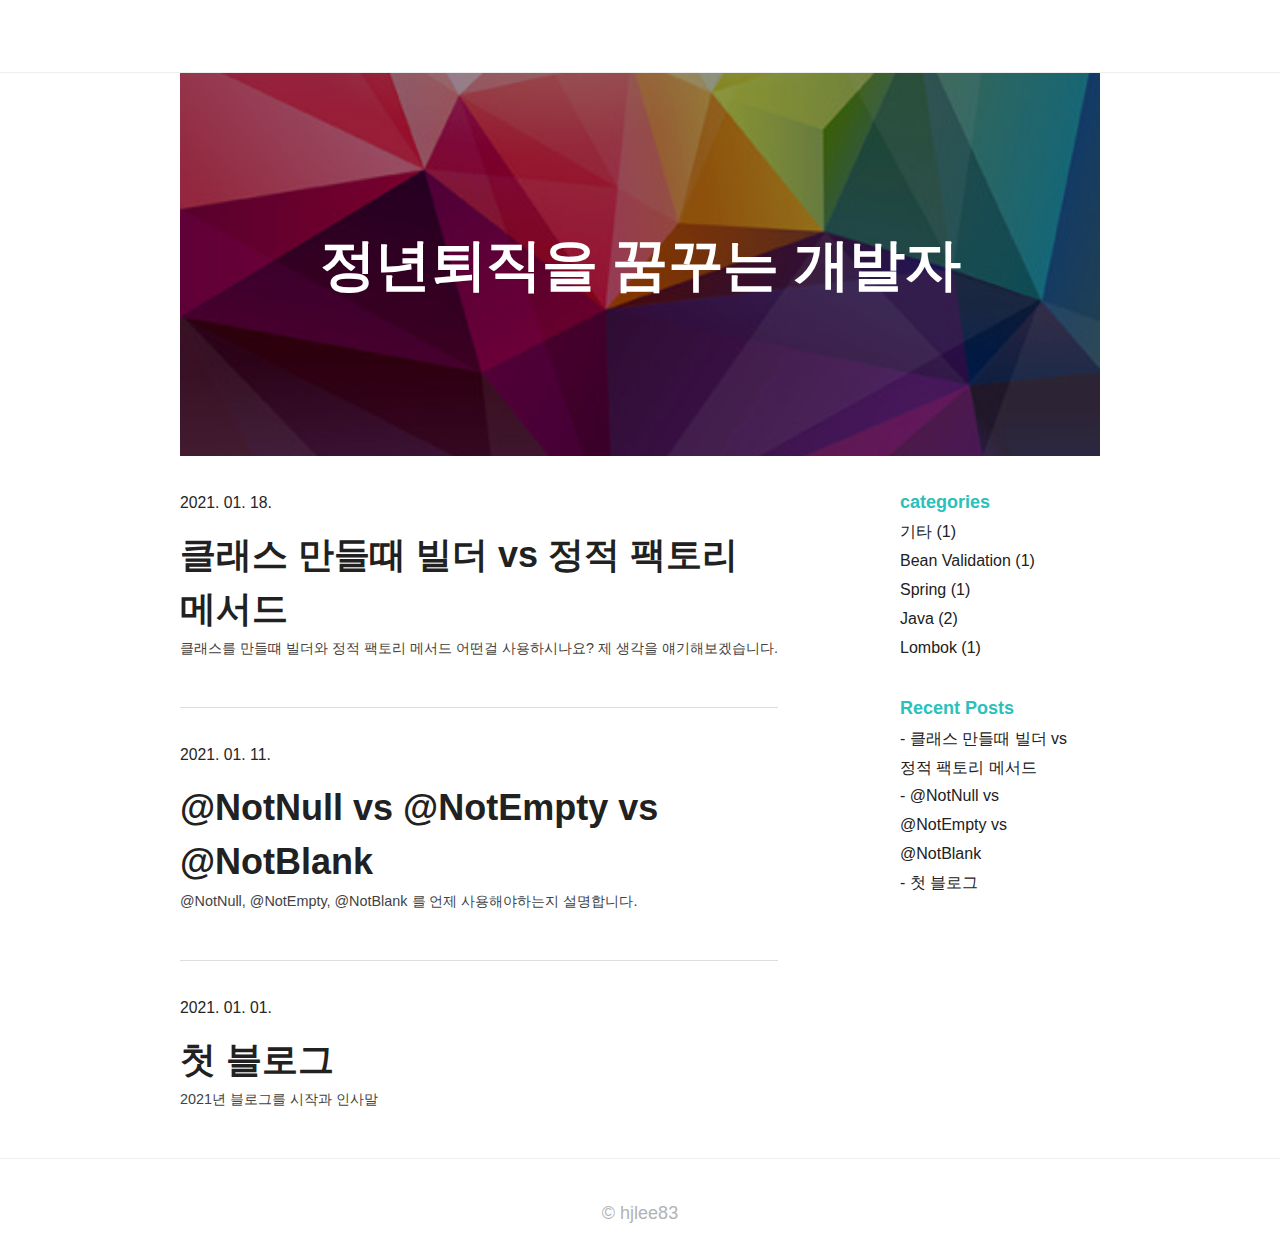
<file: index.html>
<!DOCTYPE html><html><head><script>
                            (function(w,d,s,l,i){w[l]=w[l]||[];w[l].push({'gtm.start':
new Date().getTime(),event:'gtm.js'});var f=d.getElementsByTagName(s)[0],
j=d.createElement(s),dl=l!='dataLayer'?'&l='+l:'';j.async=true;j.src=
'https://www.googletagmanager.com/gtm.js?id='+i+dl;f.parentNode.insertBefore(j,f);
})(window,document,'script','dataLayer','GTM-N6X882T');
              </script><meta name="viewport" content="width=device-width"/><meta charSet="utf-8"/><title>정년퇴직을 꿈꾸는 개발자</title><link rel="icon" href="/favicon.ico"/><meta name="description" content="기술을 익히고 공유합니다."/><meta name="next-head-count" content="5"/><link rel="preload" href="/_next/static/css/654792c85b915c123aa8.css" as="style"/><link rel="stylesheet" href="/_next/static/css/654792c85b915c123aa8.css" data-n-g=""/><link rel="preload" href="/_next/static/css/490a7328447977d0e255.css" as="style"/><link rel="stylesheet" href="/_next/static/css/490a7328447977d0e255.css" data-n-p=""/><noscript data-n-css=""></noscript><link rel="preload" href="/_next/static/chunks/main-99ad68a3f1273cf1678f.js" as="script"/><link rel="preload" href="/_next/static/chunks/webpack-50bee04d1dc61f8adf5b.js" as="script"/><link rel="preload" href="/_next/static/chunks/framework.a6402fb70cc88f6f61b0.js" as="script"/><link rel="preload" href="/_next/static/chunks/commons.7af247b43e14ac66e88e.js" as="script"/><link rel="preload" href="/_next/static/chunks/f658db493258337e4ee0c0d6b56e2d9169f0c93b.dce0124c09b48dc82c4a.js" as="script"/><link rel="preload" href="/_next/static/chunks/pages/_app-b0db3a5d0ee96813b162.js" as="script"/><link rel="preload" href="/_next/static/chunks/pages/index-603b31dc2cc5a78be3f9.js" as="script"/></head><body><noscript><iframe src="https://www.googletagmanager.com/ns.html?id=GTM-N6X882T" height="0" width="0" style="display:none;visibility:hidden"></iframe></noscript><div id="__next"><header style="border-bottom:1px solid #eee"><div class="wrapper"><a class="SiteHeader_wrap__1H66r" href="/"><span></span></a></div></header><div class="pageContent"><div class="wrapper"><div class="MainBanner_wrap__2jyM2"><div class="MainBanner_bgItem__2AchO"></div><div class="MainBanner_dimmed__3nh8_"><div class="MainBanner_contentLayout__3KoC8"><div class="MainBanner_text__1ZN4F">정년퇴직을 꿈꾸는 개발자</div></div></div></div><section class="content-layout"><div class="list"><div class="ListModule_listModule__dCXP5"><span class="ListModule_postMeta__2ybhZ">2021. 01. 18.</span><a href="/3"><h2 class="ListModule_postLink__1mnu9">클래스 만들때 빌더 vs 정적 팩토리 메서드</h2><p class="ListModule_postDescription__3GHvU">클래스를 만들떄 빌더와 정적 팩토리 메서드 어떤걸 사용하시나요? 제 생각을 얘기해보겠습니다.</p></a></div><div class="ListModule_listModule__dCXP5"><span class="ListModule_postMeta__2ybhZ">2021. 01. 11.</span><a href="/2"><h2 class="ListModule_postLink__1mnu9">@NotNull vs @NotEmpty vs @NotBlank</h2><p class="ListModule_postDescription__3GHvU">@NotNull, @NotEmpty, @NotBlank 를 언제 사용해야하는지 설명합니다.</p></a></div><div class="ListModule_listModule__dCXP5"><span class="ListModule_postMeta__2ybhZ">2021. 01. 01.</span><a href="/1"><h2 class="ListModule_postLink__1mnu9">첫 블로그</h2><p class="ListModule_postDescription__3GHvU">2021년 블로그를 시작과 인사말</p></a></div></div><aside class="page-aside"><section class="category"><strong style="color:#2ac1bc;font-size:18px">categories</strong><ul><li><a href="/category/%EA%B8%B0%ED%83%80">기타<!-- --> (<!-- -->1<!-- -->)</a></li><li><a href="/category/Bean%20Validation">Bean Validation<!-- --> (<!-- -->1<!-- -->)</a></li><li><a href="/category/Spring">Spring<!-- --> (<!-- -->1<!-- -->)</a></li><li><a href="/category/Java">Java<!-- --> (<!-- -->2<!-- -->)</a></li><li><a href="/category/Lombok">Lombok<!-- --> (<!-- -->1<!-- -->)</a></li></ul></section><section class="recent-posts"><strong style="color:#2ac1bc;font-size:18px">Recent Posts</strong><ul><li><a href="/3">- <!-- -->클래스 만들때 빌더 vs 정적 팩토리 메서드</a></li><li><a href="/2">- <!-- -->@NotNull vs @NotEmpty vs @NotBlank</a></li><li><a href="/1">- <!-- -->첫 블로그</a></li></ul></section></aside></section></div></div><footer class="SiteFooter_siteFooter__1mQRw"><div class="wrapper">© hjlee83</div></footer></div><script id="__NEXT_DATA__" type="application/json">{"props":{"pageProps":{"allPostsData":[{"id":"3","title":"클래스 만들때 빌더 vs 정적 팩토리 메서드","description":"클래스를 만들떄 빌더와 정적 팩토리 메서드 어떤걸 사용하시나요? 제 생각을 얘기해보겠습니다.","date":"2021. 01. 18.","category":["Java","Lombok"],"content":"\n## 시작하면서\n\n몇일전 아는 동생에게서 아래와 같은 질문이 들어왔습니다.\n\n![img](../public/assets/3/img_1.jpg)\n그래서 동생한테 제 기준을 설명했는데 이 설명한 내용을 블로그에 써보도록 하겠습니다.\n\n일반적으로 클래스를 이용해서 객체를 만들때는 생성자를 사용합니다.\n\n그 외에 방법으로 자주 쓰이는 빌더와 정적팩토리메서드를 저는 언제 사용하는지 설명드리도록 하겠습니다.\n\n## 빌더\n\n\u003e effective java 규칙2  \n\u003e 생성자 인자가 많을때는 Builder 패턴 적용을 고려하라\n\n저는 정산시스템을 개발하다보니 금액을 나타내는 필드를 여러개 사용하고 있습니다.  \n그러다보니 하나의 클래스에 여러개의 금액필드를 생성자로 넣게 되는 경우가 많아집니다.  \n아래와 같이 말이죠.\n\n```java\n\npublic class Settle {\n    ...\n    public Settle(long a, long b, long c, long d, ...) {\n        this.a = a;\n        this.b = b;\n        this.c = c;\n        this.d = d;\n    ...\n    }\n}\n\nnew Settle(100_000L, 10_000L, 200_000L, 100_000L, ...);\n```\n\n여기에는 몇개의 문제가 있습니다.\n\n1. new Settle 을 호출한 부분에서 필드들의 타입이 같으니 어떤 필드가 뭘 의미하는지 쉽게 알수 없습니다.\n2. 불필요한 필드가 있을시 null 을 넣거나 새로 생성자를 만들어야합니다.\n3. 필드가 추가 된다면 생성자를 호출하는 모든 클래스를 수정하거나 필드가 변경된 생성자를 하나 더 만들어야합니다.\n\n이러한 문제들을 빌더를 사용하면 싹 해결이 됩니다.\n\n저는 몇년전까지만 해도 빌더를 사용하지 않았습니다.  \n이유는 빌더객체를 만드는데 오버헤드가 컸고 그동안 만들었던 것들은 필드가 그렇게 많지 않았기때문이였습니다.\n\n지금은 필드가 많던 적던 빌더를 자주 사용하는 편입니다.  \n이유는 Lombok 을 사용하면 빌더를 편하게 만들수 있기 때문입니다.\n\n```java\n\npublic class Settle {\n    ...\n    @Builder\n    private Settle(long a, long b, long c, long d, ...) {\n        this.a = a;\n        this.b = b;\n        this.c = c;\n        this.d = d;\n    ...\n    }\n}\n\nSettle.builder()\n    .a(100_000L)\n    .b(10_000L)\n    .build();\n\n\nSettle.builder()\n    .a(100_000L)\n    .b(10_000L)\n    .c(200_000L) \n    .build();\n```\n\n저를 비롯한 팀에서는 클래스에 빌더를 선언하지 않고 생성자에 선언합니다.  \n이유로는 저희는 테스트에서 사용하는 테스트 빌더  \n그리고 프로덕트에서 사용하는 빌더 2종류를 만들어서 사용하기 때문입니다.\n\n\u003e 클래스에 빌더를 작성하면 암묵적으로 @AllArgsConstructor private 로 생성\n\n```java\n\npublic class Settle {\n    ...\n    @Builder\n    private Settle(long a, long b, long c) {\n        this.a = a;\n        this.b = b;\n        this.c = c;\n    }\n    \n    @Builder(builderClassName=\"TestBuilder\", builderMethodName=\"testBuilder\")\n    private Settle(long a, long b, long c, long d, ...) {\n        this.a = a;\n        this.b = b;\n        this.c = c;\n        this.d = d;\n    ...\n    }\n}\n\nSettle.builder()\n    .a(100_000L)\n    .b(10_000L)\n    .build();\n\n\nSettle.testBuilder()\n    .a(100_000L)\n    .b(10_000L)\n    .c(200_000L)\n    .d(100_000L)\n    .build();\n```\n\n테스트빌더와 프로덕트빌더를 따로 만든 이유는 빌더라고 해서 모든 필드에 열려있으면  \n실제 프로덕트에서 하는 일들이 뭔지 알기 쉽지가 않습니다.  \n그래서 최소한의 필드로 열어두고 필요할때마다 필드를 추가하는 방식을 사용합니다.\n\n## 정적 팩토리 메서드\n\n\u003e effective java 규칙1  \n\u003e 생성자 대신 정적 팩토리 메서드를 사용할 수 없는지 생각해 보라.\n\n생성자로만 그리고 빌더로만 사용하기에는 아쉬울때가 있습니다.  \n저는 외부에서 호출하는것들에는 최소한의 인자만 사용하는게 좋다고 생각합니다.\n\n예를 들면 아래와 같은 클래스가 있다고 합시다.\n\n```java\npublic class Order {\n    private OrderStatus status;\n    private LocalDate orderDate;\n    private String orderNo;\n    private long price;\n            \n    // 생성자 생략\n    // 빌더 생략\n    enum OrderStatus {\n        PAY,\n        DELIVERY,\n        DONE,\n        CANCEL,\n        RETURN\n    }\n}\n```\n\n외부에서 아래와 같이 사용할수 있습니다.\n\n```java\nnew Order(PAY, LocalDate.of(2021, 1, 18), \"20210118001\", 100_000L);\n\nnew Order(CANCEL, LocalDate.of(2021, 1, 18), \"20210118001\", 100_000L);\n\n// 혹은\nOrder.builder()\n    .status(PAY)\n    .orderDate(LocalDate.of(2021, 1, 18))\n    .orderNo(\"20210118001\")\n    .price(100_000L)\n    .build();\n\nOrder.builder()\n    .status(CANCEL)\n    .orderDate(LocalDate.of(2021, 1, 18))\n    .orderNo(\"20210118001\")\n    .price(100_000L)\n    .build();\n```\n\n생성자든 빌더든 정확한 의도를 알기가 쉽지 않습니다.  \n물론 빌더의 이름을 넣을순 있겠지만 매번 비슷한 필드로 생성자를 만들려면  \n인자 순서를 변경하는 꼼수를 부릴수 밖에 없습니다.  \n그리고 클래스 내부에 있는 enum 을 호출하는곳에서 사용하려면 Order.OrderStatus.PAY 같이 작성해야합니다.\n\n이때 정적팩토리 메서드를 사용해주면 아래와 같이 변경할 수 있습니다.\n\n```java\n\npublic class Order {\n    private OrderStatus status;\n    private LocalDate orderDate;\n    private String orderNo;\n    private long price;\n\n    // 빌더 여기 예제에서는 빌더 accessLevel 도 PRIVATE 하게 가능\n    \n    \n    public static payOf(LocalDate orderDate, String orderNo, long price) {\n        return Order.builder()\n                .status(PAY)\n                .orderDate(orderDate)\n                .orderNo(orderNo)\n                .price(price)\n                .build();\n    }\n    \n    public static cancelOf(Order order, LocalDate cancelDate) {\n        return Order.builder()\n                .status(CANCEL)\n                .orderDate(cancelDate)\n                .orderNo(order.orderNo)\n                .price(order.price)\n                .build();\n    }\n    \n    enum OrderStatus {\n        PAY,\n        DELIVERY,\n        DONE,\n        CANCEL,\n        RETURN\n    }\n}\n```\n\n외부에서 아래와 같이 사용할수 있습니다.\n\n```java\nOrder.payOf(LocalDate.of(2021, 1, 18), \"20210118001\", 100_000L);\n\nOrder.cancelOf(order, LocalDate.of(2021, 1, 18));\n```\n\n조금 더 이름으로 확연히 구분이 되고 enum 과 builder를 외부에 노출을 안시킬 수 있습니다.\n\n또한 변경불가능한 객체를 재사용하는 용도로 사용가능합니다.  \n예를 들면 외부에 빈컬렉션을 제공할시\n\n```java\nreturn new ArrayList\u003c\u003e();\n\nreturn Collections.emptyList();\n```\n\n위에 대신 밑에를 사용함으로써 객체를 새로 생성 안하고 재사용이 가능합니다.  \n이걸 이용해서 다른 객체들도 재사용가능하게 만들수 있습니다. (중요한건 불변객체여야합니다.)\n\n## 둘중에 뭘 써야하나?\n\n전 둘다 사용하고 있습니다.\n\n```java\n@Entity // 도메인 계층, 상위 계층\npublic class Settle {\n    ...\n}\n\n// 하위 계층\npublic class SettleDto {\n    private OrderStatus status;\n    private LocalDate orderDate;\n    private String orderNo;\n    private long price;\n\n    // 빌더\n    \n    // entity -\u003e dto (1)\n    public static SettleDto from(Settle order) {\n        return SettleDto.builder()\n                .a(order.getA())\n                .b(order.getB())\n                .c(order.getC())\n                .d(order.getD())\n                .build();\n    }\n \n    // dto -\u003e entity (2)\n    public Settle toEntity() {\n        return Settle.build()\n                .a(a)\n                .b(b)\n                .c(c)\n                .d(d)\n                .build();\n    }\n}\n\n```\n\n하위(dto) 계층에서는 상위(entity) 계층을 알 수 있으니 (1) 처럼 팩토리메서드를 사용하고  \n상위(entity) 계층에서는 하위(dto) 계층을 알 수 없으니 (2) 처럼 하위 계층에서 빌더로 구현합니다.  \n(2) 같은 경우에는 별도의 팩토리클래스를 만들어서 사용하시는 분들도 계신데  \n저는 일단 DTO에서 해당 역할을 하게 했습니다.  \n팩토리 클래스에서도 빌더를 사용하는것은 똑같을것 같습니다.\n\n그리고 그 외에 인자가 4개가 넘어가면 클래스로 넘겨서 사용할수 있는지 먼저 체크를 하고  \n딱히 묶을수 있는 클래스가 없다고 한다면 빌더를 사용했습니다.\n\n## 결론\n\n불변성을 띄며 캐시를 해도 되는가?   \nyes -\u003e 정적 팩토리 메서드  \nno -\u003e 아래 문항으로\n\n불필요한 클래스 생성이나 계층의 역전없이 인자를 3개 이하로 줄일수 있는가?  \nyes -\u003e 정적 팩토리 메서드  \nno -\u003e 빌더\n\n설명한걸 결론짓기가 매우 난해하네요.  \n다른 분들은 어떻게 하고 계신지 궁금합니다.\n"},{"id":"2","title":"@NotNull vs @NotEmpty vs @NotBlank","description":"@NotNull, @NotEmpty, @NotBlank 를 언제 사용해야하는지 설명합니다.","date":"2021. 01. 11.","category":["Bean Validation","Spring","Java"],"content":"\n## 시작하면서\n\nspring 을 하면서 validation 에 대해 얘기해보려합니다.\n\n웹 서비스를 만들면서 다양하게 검증을 사용할 일이 생깁니다.\n\n웹프로그램을 만들다보면 프리젠테이션 계층부터 지속성 계층까지 반복적인 유효성검사는 코드의 품질을 떨어뜨리고 오류발생을 높입니다.\n그래서  [JSR-303](https://jcp.org/en/jsr/detail?id=303) 이 나왔습니다.\n\n그리고 자바 8이 나오고나서 자바8에 맞추어 bean validation 2.0 에 맞게 [JSR-380](https://jcp.org/en/jsr/detail?id=380) 이 나왔습니다.\n\n\u003e JSR 은 자바스펙요구서 (Java Specification Request)\n\n이런 Bean Validation 을 사용하면 쉽게 검증을 적용할수 있습니다.\n\n하지만 그동안 코드리뷰를 하면서 NotNull, NotEmpty 그리고 NotBlank 를 혼용하는 분들을 종종 발견하곤 합니다.\n\n그래서 해당 내용을 정리하려합니다.\n\n## @NotNull\n\n```java\npackage com.example.code.validation;\n\nimport org.springframework.boot.SpringApplication;\nimport org.springframework.boot.autoconfigure.SpringBootApplication;\nimport org.springframework.web.bind.WebDataBinder;\nimport org.springframework.web.bind.annotation.GetMapping;\nimport org.springframework.web.bind.annotation.InitBinder;\nimport org.springframework.web.bind.annotation.RestController;\n\n@RestController\n@SpringBootApplication\npublic class ValidationApplication {\n\n    @InitBinder\n    public void initBinder(WebDataBinder binder) {\n        binder.initDirectFieldAccess();\n    }\n\n    public static void main(String[] args) {\n        SpringApplication.run(ValidationApplication.class, args);\n    }\n\n    @GetMapping(\"/hello\")\n    public String helloName(HelloRequest helloRequest) {\n\n        return helloRequest.getMessage();\n    }\n\n    public static class HelloRequest {\n\n       private String name;\n\n        public String getMessage() {\n            return String.format(\"안녕 %s\", name);\n        }\n    }\n}\n```\n\n/hello 을 호출하게 되면 \"안녕 이름\" 이 호출되는 간단한 컨트롤러입니다.\n\u003e request 에 setter 를 안넣는 방법은 조졸두님 [블로그](https://jojoldu.tistory.com/407) 를 참고해주세요.\n\n```java\nimport org.junit.jupiter.api.DisplayName;\nimport org.junit.jupiter.api.Test;\nimport org.springframework.beans.factory.annotation.Autowired;\nimport org.springframework.boot.test.autoconfigure.web.servlet.WebMvcTest;\nimport org.springframework.test.web.servlet.MockMvc;\nimport org.springframework.test.web.servlet.ResultActions;\n\nimport static org.springframework.test.web.servlet.request.MockMvcRequestBuilders.get;\nimport static org.springframework.test.web.servlet.result.MockMvcResultMatchers.content;\nimport static org.springframework.test.web.servlet.result.MockMvcResultMatchers.status;\n\n@WebMvcTest\nclass HelloControllerTest {\n\n    @Autowired\n    MockMvc mvc;\n\n    @Test\n    @DisplayName(\"hello 컨트롤러가 잘 되는지 확인\")\n    void helloTest1() throws Exception {\n\n        // when\n        ResultActions resultActions = mvc.perform(get(\"/hello\")\n        );\n\n        // then\n        resultActions\n                .andExpect(status().isOk())\n                .andExpect(content().string(\"안녕 null\"));\n\n    }\n}\n```\n\n테스트 코드입니다.  \n테스트는 통과과 되겠지만 결과 데이터는 안녕 null 입니다.  \nname 이 null 이 되면 안될것 같습니다.\n\n코드를 고쳐보겠습니다.\n\n```java\npublic static class HelloRequest {\n\n    @NotNull(message = \"이름은 빈값일 수 없습니다.\") // (1)\n    private String name;\n\n    public String getMessage() {\n        return String.format(\"hello %s\", name);\n    }\n}\n```\n\n(1) HelloRequest 에 @NotNull 을 추가합니다.\n\n다시 수행하면 예상과 달리 또 통과가 되는데요.  \n이유는 validation 어노테이션을 체크할수 있는 장치가 추가로 필요하기 때문입니다.\n\n```java\npublic class ValidationApplication {\n    \n    // ...\n    @GetMapping(\"/hello\")\n    public String helloName(@Valid HelloRequest helloRequest) { // (1)\n\n        return helloRequest.getMessage();\n    }\n    // ...\n}\n```\n\n(1) @Valid 어노테이션을 추가하였습니다.\n\n다시 수행하면 예상처럼 테스트가 실패가 됩니다.  \n테스트를 성공시키도록 수정해보겠습니다.\n\n```java\nimport org.junit.jupiter.api.DisplayName;\nimport org.junit.jupiter.api.Test;\nimport org.springframework.beans.factory.annotation.Autowired;\nimport org.springframework.boot.test.autoconfigure.web.servlet.WebMvcTest;\nimport org.springframework.test.web.servlet.MockMvc;\nimport org.springframework.test.web.servlet.MvcResult;\nimport org.springframework.test.web.servlet.ResultActions;\nimport org.springframework.validation.BindException;\n\nimport static org.assertj.core.api.Assertions.assertThat;\nimport static org.assertj.core.api.Assertions.tuple;\nimport static org.springframework.test.web.servlet.request.MockMvcRequestBuilders.get;\nimport static org.springframework.test.web.servlet.result.MockMvcResultMatchers.status;\n\n@WebMvcTest\nclass HelloControllerTest {\n\n    // ...\n    \n    @Test\n    @DisplayName(\"hello 컨트롤러에 파라미터를 전달 안하면 name validation 이 작동한다\") // (1)\n    void helloTest1() throws Exception {\n\n        // when\n        ResultActions resultActions = mvc.perform(get(\"/hello\")\n        );\n\n        // then\n        MvcResult mvcResult = resultActions\n                .andExpect(status().isBadRequest())\n                .andReturn();\n\n        assertThat(((BindException) mvcResult.getResolvedException()).getBindingResult().getFieldErrors()) // (2)\n                .extracting(\"field\", \"defaultMessage\")\n                .containsExactlyInAnyOrder(\n                        tuple(\"name\", \"이름은 빈값일 수 없습니다.\")\n                );\n    }\n}\n```\n\n(1) 테스트 이름을 변경합니다.  \n(2) 바인딩 에러를 잡아서 검증합니다.\n\n이제 통과를 할것입니다.  \n우리가 원하던대로 null 을 막았습니다.\n\nname 에 빈값이 들어가면 어떻게 될까요?  \n저는 빈값도 예외가 나오길 원합니다.\n\n테스트를 추가해보겠습니다.\n\n```java\n\n@WebMvcTest\nclass HelloControllerTest {\n    \n    // ...\n    \n    @Test\n    @DisplayName(\"hello 컨트롤러에 name 값을 빈값으로 전달하면 name validation 이 작동한다\")\n    void helloTest2() throws Exception {\n\n        // when\n        ResultActions resultActions = mvc.perform(get(\"/hello\")\n                .param(\"name\", \"\") // (1)\n        );\n\n        // then\n        MvcResult mvcResult = resultActions\n                .andExpect(status().isBadRequest())\n                .andReturn();\n\n        assertThat(((BindException) mvcResult.getResolvedException()).getBindingResult().getFieldErrors())\n                .extracting(\"field\", \"defaultMessage\")\n                .containsExactlyInAnyOrder(\n                        tuple(\"name\", \"이름은 빈값일 수 없습니다.\")\n                );\n    }\n}\n```\n\n(1) 먼저 작성한 테스트와 동일하지만 파라미터로 name 이 추가되었습니다.\n\n다시 수행하면 예상과 다르게 status 가 isOk 가 되면서 테스트가 실패하게 됩니다. 우리는 @NotNull 을 넣었는데 왜 통과가 되는것일까요?\n\nNotNull 의 javaDoc 을 보면\n\n\u003e The annotated element must not be null. Accepts any type.\n\n이렇게 되어있습니다.  \nnull 만 체크하는용도입니다.\n\n## NotBlank\n\n코드를 수정해보겠습니다.\n\n```java\npublic static class HelloRequest {\n\n    @NotBlank(message = \"이름은 빈값일 수 없습니다.\") // (1)\n    private String name;\n\n    public String getMessage() {\n        return String.format(\"안녕 %s\", name);\n    }\n}\n```\n\n(1) @NotBlank 로 변경해보겠습니다.\n\n테스트를 재수행해보면 통과하는것을 알 수 있습니다.\n\nNotBlank 의 javaDoc 을 보면\n\n\u003e The annotated element must not be null and must contain at least one non-whitespace character.  \n\u003e Accepts CharSequence.\n\n이렇게 되어있습니다.  \nNotBlank 는 null 과 빈문자열을 체크하네요.\n\n## NotEmpty\n\n그동안 api 는 안녕 철수. 안녕 영희 같이 한명을 대상으로 했습니다.\n\n근데 저는 안녕 철수, 영희 처럼 2명을 대상으로 하고 싶어졌습니다.\n\n아래처럼 변경해보죠.\n\n```java\npublic static class HelloRequest {\n\n    @NotBlank(message = \"이름은 빈값일 수 없습니다.\")\n    private List\u003cString\u003e name; // (1)\n\n    public String getMessage() {\n        return String.format(\"안녕 %s\", name);\n    }\n}\n```\n\n리스트로 변경해봅니다.  \n테스트를 재수행하면 아래와 같은 오류를 내뿜으면서 다 깨집니다.\n\n```\nNo validator could be found for constraint 'javax.validation.constraints.NotBlank' validating type 'java.util.List\u003cjava.lang.String\u003e'. Check configuration for 'name'\n```\n\nNotBlank 를 List 에 쓸수 없다 라고 나오네요.\n\n다시 코드를 변경해보겠습니다.\n\n```java\npublic static class HelloRequest {\n\n    @NotNull(message = \"이름은 빈값일 수 없습니다.\") // (1)\n    private List\u003cString\u003e name;\n\n    public String getMessage() {\n        return String.format(\"안녕 %s\", name);\n    }\n}\n```\n\n(1) NotNull 로 다시 변경했습니다.\n\n테스트를 재수행하니 helloTest1은 통과되고 helloTest2는 isOk를 내보내면서 실패했네요.\n\n@NotNull 로는 빈배열을 체크할수 없습니다.\n\n코드를 수정해보겠습니다.\n\n```java\npublic static class HelloRequest {\n\n    @NotEmpty(message = \"이름은 빈값일 수 없습니다.\") // (1) \n    private List\u003cString\u003e name;\n\n    public String getMessage() {\n        return String.format(\"hello %s\", name);\n    }\n}\n```\n\n(1) NotEmpty 로 변경했습니다.\n\n테스트를 재수행하니 통과되었습니다.\n\nNotEmpty 의 javaDoc 을 보면\n\n\u003e The annotated element must not be null nor empty.  \n\u003e Supported types are:    \n\u003e CharSequence (length of character sequence is evaluated)  \n\u003e Collection (collection size is evaluated)  \n\u003e Map (map size is evaluated)  \n\u003e Array (array length is evaluated)\n\n이렇게 되어있습니다.    \nNotEmpty 는 null 과 비어있는지 체크를 합니다.\n\n## 결론\n\n검증하려는 필드가 List 인가?\n\nyes → @NotEmpty\n\nno → 아래문항으로\n\n검증하려는 필드가 String 인가?\n\nyes → @NotBlank\n\nno → @NotNull\n\n읽어주셔서 감사합니다."},{"id":"1","title":"첫 블로그","description":"2021년 블로그를 시작과 인사말","date":"2021. 01. 01.","category":["기타"],"content":"\n2021년을 맞이하여 블로그를 꾸준히 운영을 해보려합니다.\n\n제가 필요한 기술들과   \n회사에서 접했던 문제들을 공유하려 합니다.\n\n일단 블로그는 next 로 틀만 만들고 차츰차츰 꾸밀거에요.\n\n블로그를 꾸미는 과정도 시리즈로 제공을 해볼게요.\n\n방문해주셔서 감사합니다."}],"recentPosts":[{"id":"3","title":"클래스 만들때 빌더 vs 정적 팩토리 메서드","description":"클래스를 만들떄 빌더와 정적 팩토리 메서드 어떤걸 사용하시나요? 제 생각을 얘기해보겠습니다.","date":"2021. 01. 18.","category":["Java","Lombok"],"content":"\n## 시작하면서\n\n몇일전 아는 동생에게서 아래와 같은 질문이 들어왔습니다.\n\n![img](../public/assets/3/img_1.jpg)\n그래서 동생한테 제 기준을 설명했는데 이 설명한 내용을 블로그에 써보도록 하겠습니다.\n\n일반적으로 클래스를 이용해서 객체를 만들때는 생성자를 사용합니다.\n\n그 외에 방법으로 자주 쓰이는 빌더와 정적팩토리메서드를 저는 언제 사용하는지 설명드리도록 하겠습니다.\n\n## 빌더\n\n\u003e effective java 규칙2  \n\u003e 생성자 인자가 많을때는 Builder 패턴 적용을 고려하라\n\n저는 정산시스템을 개발하다보니 금액을 나타내는 필드를 여러개 사용하고 있습니다.  \n그러다보니 하나의 클래스에 여러개의 금액필드를 생성자로 넣게 되는 경우가 많아집니다.  \n아래와 같이 말이죠.\n\n```java\n\npublic class Settle {\n    ...\n    public Settle(long a, long b, long c, long d, ...) {\n        this.a = a;\n        this.b = b;\n        this.c = c;\n        this.d = d;\n    ...\n    }\n}\n\nnew Settle(100_000L, 10_000L, 200_000L, 100_000L, ...);\n```\n\n여기에는 몇개의 문제가 있습니다.\n\n1. new Settle 을 호출한 부분에서 필드들의 타입이 같으니 어떤 필드가 뭘 의미하는지 쉽게 알수 없습니다.\n2. 불필요한 필드가 있을시 null 을 넣거나 새로 생성자를 만들어야합니다.\n3. 필드가 추가 된다면 생성자를 호출하는 모든 클래스를 수정하거나 필드가 변경된 생성자를 하나 더 만들어야합니다.\n\n이러한 문제들을 빌더를 사용하면 싹 해결이 됩니다.\n\n저는 몇년전까지만 해도 빌더를 사용하지 않았습니다.  \n이유는 빌더객체를 만드는데 오버헤드가 컸고 그동안 만들었던 것들은 필드가 그렇게 많지 않았기때문이였습니다.\n\n지금은 필드가 많던 적던 빌더를 자주 사용하는 편입니다.  \n이유는 Lombok 을 사용하면 빌더를 편하게 만들수 있기 때문입니다.\n\n```java\n\npublic class Settle {\n    ...\n    @Builder\n    private Settle(long a, long b, long c, long d, ...) {\n        this.a = a;\n        this.b = b;\n        this.c = c;\n        this.d = d;\n    ...\n    }\n}\n\nSettle.builder()\n    .a(100_000L)\n    .b(10_000L)\n    .build();\n\n\nSettle.builder()\n    .a(100_000L)\n    .b(10_000L)\n    .c(200_000L) \n    .build();\n```\n\n저를 비롯한 팀에서는 클래스에 빌더를 선언하지 않고 생성자에 선언합니다.  \n이유로는 저희는 테스트에서 사용하는 테스트 빌더  \n그리고 프로덕트에서 사용하는 빌더 2종류를 만들어서 사용하기 때문입니다.\n\n\u003e 클래스에 빌더를 작성하면 암묵적으로 @AllArgsConstructor private 로 생성\n\n```java\n\npublic class Settle {\n    ...\n    @Builder\n    private Settle(long a, long b, long c) {\n        this.a = a;\n        this.b = b;\n        this.c = c;\n    }\n    \n    @Builder(builderClassName=\"TestBuilder\", builderMethodName=\"testBuilder\")\n    private Settle(long a, long b, long c, long d, ...) {\n        this.a = a;\n        this.b = b;\n        this.c = c;\n        this.d = d;\n    ...\n    }\n}\n\nSettle.builder()\n    .a(100_000L)\n    .b(10_000L)\n    .build();\n\n\nSettle.testBuilder()\n    .a(100_000L)\n    .b(10_000L)\n    .c(200_000L)\n    .d(100_000L)\n    .build();\n```\n\n테스트빌더와 프로덕트빌더를 따로 만든 이유는 빌더라고 해서 모든 필드에 열려있으면  \n실제 프로덕트에서 하는 일들이 뭔지 알기 쉽지가 않습니다.  \n그래서 최소한의 필드로 열어두고 필요할때마다 필드를 추가하는 방식을 사용합니다.\n\n## 정적 팩토리 메서드\n\n\u003e effective java 규칙1  \n\u003e 생성자 대신 정적 팩토리 메서드를 사용할 수 없는지 생각해 보라.\n\n생성자로만 그리고 빌더로만 사용하기에는 아쉬울때가 있습니다.  \n저는 외부에서 호출하는것들에는 최소한의 인자만 사용하는게 좋다고 생각합니다.\n\n예를 들면 아래와 같은 클래스가 있다고 합시다.\n\n```java\npublic class Order {\n    private OrderStatus status;\n    private LocalDate orderDate;\n    private String orderNo;\n    private long price;\n            \n    // 생성자 생략\n    // 빌더 생략\n    enum OrderStatus {\n        PAY,\n        DELIVERY,\n        DONE,\n        CANCEL,\n        RETURN\n    }\n}\n```\n\n외부에서 아래와 같이 사용할수 있습니다.\n\n```java\nnew Order(PAY, LocalDate.of(2021, 1, 18), \"20210118001\", 100_000L);\n\nnew Order(CANCEL, LocalDate.of(2021, 1, 18), \"20210118001\", 100_000L);\n\n// 혹은\nOrder.builder()\n    .status(PAY)\n    .orderDate(LocalDate.of(2021, 1, 18))\n    .orderNo(\"20210118001\")\n    .price(100_000L)\n    .build();\n\nOrder.builder()\n    .status(CANCEL)\n    .orderDate(LocalDate.of(2021, 1, 18))\n    .orderNo(\"20210118001\")\n    .price(100_000L)\n    .build();\n```\n\n생성자든 빌더든 정확한 의도를 알기가 쉽지 않습니다.  \n물론 빌더의 이름을 넣을순 있겠지만 매번 비슷한 필드로 생성자를 만들려면  \n인자 순서를 변경하는 꼼수를 부릴수 밖에 없습니다.  \n그리고 클래스 내부에 있는 enum 을 호출하는곳에서 사용하려면 Order.OrderStatus.PAY 같이 작성해야합니다.\n\n이때 정적팩토리 메서드를 사용해주면 아래와 같이 변경할 수 있습니다.\n\n```java\n\npublic class Order {\n    private OrderStatus status;\n    private LocalDate orderDate;\n    private String orderNo;\n    private long price;\n\n    // 빌더 여기 예제에서는 빌더 accessLevel 도 PRIVATE 하게 가능\n    \n    \n    public static payOf(LocalDate orderDate, String orderNo, long price) {\n        return Order.builder()\n                .status(PAY)\n                .orderDate(orderDate)\n                .orderNo(orderNo)\n                .price(price)\n                .build();\n    }\n    \n    public static cancelOf(Order order, LocalDate cancelDate) {\n        return Order.builder()\n                .status(CANCEL)\n                .orderDate(cancelDate)\n                .orderNo(order.orderNo)\n                .price(order.price)\n                .build();\n    }\n    \n    enum OrderStatus {\n        PAY,\n        DELIVERY,\n        DONE,\n        CANCEL,\n        RETURN\n    }\n}\n```\n\n외부에서 아래와 같이 사용할수 있습니다.\n\n```java\nOrder.payOf(LocalDate.of(2021, 1, 18), \"20210118001\", 100_000L);\n\nOrder.cancelOf(order, LocalDate.of(2021, 1, 18));\n```\n\n조금 더 이름으로 확연히 구분이 되고 enum 과 builder를 외부에 노출을 안시킬 수 있습니다.\n\n또한 변경불가능한 객체를 재사용하는 용도로 사용가능합니다.  \n예를 들면 외부에 빈컬렉션을 제공할시\n\n```java\nreturn new ArrayList\u003c\u003e();\n\nreturn Collections.emptyList();\n```\n\n위에 대신 밑에를 사용함으로써 객체를 새로 생성 안하고 재사용이 가능합니다.  \n이걸 이용해서 다른 객체들도 재사용가능하게 만들수 있습니다. (중요한건 불변객체여야합니다.)\n\n## 둘중에 뭘 써야하나?\n\n전 둘다 사용하고 있습니다.\n\n```java\n@Entity // 도메인 계층, 상위 계층\npublic class Settle {\n    ...\n}\n\n// 하위 계층\npublic class SettleDto {\n    private OrderStatus status;\n    private LocalDate orderDate;\n    private String orderNo;\n    private long price;\n\n    // 빌더\n    \n    // entity -\u003e dto (1)\n    public static SettleDto from(Settle order) {\n        return SettleDto.builder()\n                .a(order.getA())\n                .b(order.getB())\n                .c(order.getC())\n                .d(order.getD())\n                .build();\n    }\n \n    // dto -\u003e entity (2)\n    public Settle toEntity() {\n        return Settle.build()\n                .a(a)\n                .b(b)\n                .c(c)\n                .d(d)\n                .build();\n    }\n}\n\n```\n\n하위(dto) 계층에서는 상위(entity) 계층을 알 수 있으니 (1) 처럼 팩토리메서드를 사용하고  \n상위(entity) 계층에서는 하위(dto) 계층을 알 수 없으니 (2) 처럼 하위 계층에서 빌더로 구현합니다.  \n(2) 같은 경우에는 별도의 팩토리클래스를 만들어서 사용하시는 분들도 계신데  \n저는 일단 DTO에서 해당 역할을 하게 했습니다.  \n팩토리 클래스에서도 빌더를 사용하는것은 똑같을것 같습니다.\n\n그리고 그 외에 인자가 4개가 넘어가면 클래스로 넘겨서 사용할수 있는지 먼저 체크를 하고  \n딱히 묶을수 있는 클래스가 없다고 한다면 빌더를 사용했습니다.\n\n## 결론\n\n불변성을 띄며 캐시를 해도 되는가?   \nyes -\u003e 정적 팩토리 메서드  \nno -\u003e 아래 문항으로\n\n불필요한 클래스 생성이나 계층의 역전없이 인자를 3개 이하로 줄일수 있는가?  \nyes -\u003e 정적 팩토리 메서드  \nno -\u003e 빌더\n\n설명한걸 결론짓기가 매우 난해하네요.  \n다른 분들은 어떻게 하고 계신지 궁금합니다.\n"},{"id":"2","title":"@NotNull vs @NotEmpty vs @NotBlank","description":"@NotNull, @NotEmpty, @NotBlank 를 언제 사용해야하는지 설명합니다.","date":"2021. 01. 11.","category":["Bean Validation","Spring","Java"],"content":"\n## 시작하면서\n\nspring 을 하면서 validation 에 대해 얘기해보려합니다.\n\n웹 서비스를 만들면서 다양하게 검증을 사용할 일이 생깁니다.\n\n웹프로그램을 만들다보면 프리젠테이션 계층부터 지속성 계층까지 반복적인 유효성검사는 코드의 품질을 떨어뜨리고 오류발생을 높입니다.\n그래서  [JSR-303](https://jcp.org/en/jsr/detail?id=303) 이 나왔습니다.\n\n그리고 자바 8이 나오고나서 자바8에 맞추어 bean validation 2.0 에 맞게 [JSR-380](https://jcp.org/en/jsr/detail?id=380) 이 나왔습니다.\n\n\u003e JSR 은 자바스펙요구서 (Java Specification Request)\n\n이런 Bean Validation 을 사용하면 쉽게 검증을 적용할수 있습니다.\n\n하지만 그동안 코드리뷰를 하면서 NotNull, NotEmpty 그리고 NotBlank 를 혼용하는 분들을 종종 발견하곤 합니다.\n\n그래서 해당 내용을 정리하려합니다.\n\n## @NotNull\n\n```java\npackage com.example.code.validation;\n\nimport org.springframework.boot.SpringApplication;\nimport org.springframework.boot.autoconfigure.SpringBootApplication;\nimport org.springframework.web.bind.WebDataBinder;\nimport org.springframework.web.bind.annotation.GetMapping;\nimport org.springframework.web.bind.annotation.InitBinder;\nimport org.springframework.web.bind.annotation.RestController;\n\n@RestController\n@SpringBootApplication\npublic class ValidationApplication {\n\n    @InitBinder\n    public void initBinder(WebDataBinder binder) {\n        binder.initDirectFieldAccess();\n    }\n\n    public static void main(String[] args) {\n        SpringApplication.run(ValidationApplication.class, args);\n    }\n\n    @GetMapping(\"/hello\")\n    public String helloName(HelloRequest helloRequest) {\n\n        return helloRequest.getMessage();\n    }\n\n    public static class HelloRequest {\n\n       private String name;\n\n        public String getMessage() {\n            return String.format(\"안녕 %s\", name);\n        }\n    }\n}\n```\n\n/hello 을 호출하게 되면 \"안녕 이름\" 이 호출되는 간단한 컨트롤러입니다.\n\u003e request 에 setter 를 안넣는 방법은 조졸두님 [블로그](https://jojoldu.tistory.com/407) 를 참고해주세요.\n\n```java\nimport org.junit.jupiter.api.DisplayName;\nimport org.junit.jupiter.api.Test;\nimport org.springframework.beans.factory.annotation.Autowired;\nimport org.springframework.boot.test.autoconfigure.web.servlet.WebMvcTest;\nimport org.springframework.test.web.servlet.MockMvc;\nimport org.springframework.test.web.servlet.ResultActions;\n\nimport static org.springframework.test.web.servlet.request.MockMvcRequestBuilders.get;\nimport static org.springframework.test.web.servlet.result.MockMvcResultMatchers.content;\nimport static org.springframework.test.web.servlet.result.MockMvcResultMatchers.status;\n\n@WebMvcTest\nclass HelloControllerTest {\n\n    @Autowired\n    MockMvc mvc;\n\n    @Test\n    @DisplayName(\"hello 컨트롤러가 잘 되는지 확인\")\n    void helloTest1() throws Exception {\n\n        // when\n        ResultActions resultActions = mvc.perform(get(\"/hello\")\n        );\n\n        // then\n        resultActions\n                .andExpect(status().isOk())\n                .andExpect(content().string(\"안녕 null\"));\n\n    }\n}\n```\n\n테스트 코드입니다.  \n테스트는 통과과 되겠지만 결과 데이터는 안녕 null 입니다.  \nname 이 null 이 되면 안될것 같습니다.\n\n코드를 고쳐보겠습니다.\n\n```java\npublic static class HelloRequest {\n\n    @NotNull(message = \"이름은 빈값일 수 없습니다.\") // (1)\n    private String name;\n\n    public String getMessage() {\n        return String.format(\"hello %s\", name);\n    }\n}\n```\n\n(1) HelloRequest 에 @NotNull 을 추가합니다.\n\n다시 수행하면 예상과 달리 또 통과가 되는데요.  \n이유는 validation 어노테이션을 체크할수 있는 장치가 추가로 필요하기 때문입니다.\n\n```java\npublic class ValidationApplication {\n    \n    // ...\n    @GetMapping(\"/hello\")\n    public String helloName(@Valid HelloRequest helloRequest) { // (1)\n\n        return helloRequest.getMessage();\n    }\n    // ...\n}\n```\n\n(1) @Valid 어노테이션을 추가하였습니다.\n\n다시 수행하면 예상처럼 테스트가 실패가 됩니다.  \n테스트를 성공시키도록 수정해보겠습니다.\n\n```java\nimport org.junit.jupiter.api.DisplayName;\nimport org.junit.jupiter.api.Test;\nimport org.springframework.beans.factory.annotation.Autowired;\nimport org.springframework.boot.test.autoconfigure.web.servlet.WebMvcTest;\nimport org.springframework.test.web.servlet.MockMvc;\nimport org.springframework.test.web.servlet.MvcResult;\nimport org.springframework.test.web.servlet.ResultActions;\nimport org.springframework.validation.BindException;\n\nimport static org.assertj.core.api.Assertions.assertThat;\nimport static org.assertj.core.api.Assertions.tuple;\nimport static org.springframework.test.web.servlet.request.MockMvcRequestBuilders.get;\nimport static org.springframework.test.web.servlet.result.MockMvcResultMatchers.status;\n\n@WebMvcTest\nclass HelloControllerTest {\n\n    // ...\n    \n    @Test\n    @DisplayName(\"hello 컨트롤러에 파라미터를 전달 안하면 name validation 이 작동한다\") // (1)\n    void helloTest1() throws Exception {\n\n        // when\n        ResultActions resultActions = mvc.perform(get(\"/hello\")\n        );\n\n        // then\n        MvcResult mvcResult = resultActions\n                .andExpect(status().isBadRequest())\n                .andReturn();\n\n        assertThat(((BindException) mvcResult.getResolvedException()).getBindingResult().getFieldErrors()) // (2)\n                .extracting(\"field\", \"defaultMessage\")\n                .containsExactlyInAnyOrder(\n                        tuple(\"name\", \"이름은 빈값일 수 없습니다.\")\n                );\n    }\n}\n```\n\n(1) 테스트 이름을 변경합니다.  \n(2) 바인딩 에러를 잡아서 검증합니다.\n\n이제 통과를 할것입니다.  \n우리가 원하던대로 null 을 막았습니다.\n\nname 에 빈값이 들어가면 어떻게 될까요?  \n저는 빈값도 예외가 나오길 원합니다.\n\n테스트를 추가해보겠습니다.\n\n```java\n\n@WebMvcTest\nclass HelloControllerTest {\n    \n    // ...\n    \n    @Test\n    @DisplayName(\"hello 컨트롤러에 name 값을 빈값으로 전달하면 name validation 이 작동한다\")\n    void helloTest2() throws Exception {\n\n        // when\n        ResultActions resultActions = mvc.perform(get(\"/hello\")\n                .param(\"name\", \"\") // (1)\n        );\n\n        // then\n        MvcResult mvcResult = resultActions\n                .andExpect(status().isBadRequest())\n                .andReturn();\n\n        assertThat(((BindException) mvcResult.getResolvedException()).getBindingResult().getFieldErrors())\n                .extracting(\"field\", \"defaultMessage\")\n                .containsExactlyInAnyOrder(\n                        tuple(\"name\", \"이름은 빈값일 수 없습니다.\")\n                );\n    }\n}\n```\n\n(1) 먼저 작성한 테스트와 동일하지만 파라미터로 name 이 추가되었습니다.\n\n다시 수행하면 예상과 다르게 status 가 isOk 가 되면서 테스트가 실패하게 됩니다. 우리는 @NotNull 을 넣었는데 왜 통과가 되는것일까요?\n\nNotNull 의 javaDoc 을 보면\n\n\u003e The annotated element must not be null. Accepts any type.\n\n이렇게 되어있습니다.  \nnull 만 체크하는용도입니다.\n\n## NotBlank\n\n코드를 수정해보겠습니다.\n\n```java\npublic static class HelloRequest {\n\n    @NotBlank(message = \"이름은 빈값일 수 없습니다.\") // (1)\n    private String name;\n\n    public String getMessage() {\n        return String.format(\"안녕 %s\", name);\n    }\n}\n```\n\n(1) @NotBlank 로 변경해보겠습니다.\n\n테스트를 재수행해보면 통과하는것을 알 수 있습니다.\n\nNotBlank 의 javaDoc 을 보면\n\n\u003e The annotated element must not be null and must contain at least one non-whitespace character.  \n\u003e Accepts CharSequence.\n\n이렇게 되어있습니다.  \nNotBlank 는 null 과 빈문자열을 체크하네요.\n\n## NotEmpty\n\n그동안 api 는 안녕 철수. 안녕 영희 같이 한명을 대상으로 했습니다.\n\n근데 저는 안녕 철수, 영희 처럼 2명을 대상으로 하고 싶어졌습니다.\n\n아래처럼 변경해보죠.\n\n```java\npublic static class HelloRequest {\n\n    @NotBlank(message = \"이름은 빈값일 수 없습니다.\")\n    private List\u003cString\u003e name; // (1)\n\n    public String getMessage() {\n        return String.format(\"안녕 %s\", name);\n    }\n}\n```\n\n리스트로 변경해봅니다.  \n테스트를 재수행하면 아래와 같은 오류를 내뿜으면서 다 깨집니다.\n\n```\nNo validator could be found for constraint 'javax.validation.constraints.NotBlank' validating type 'java.util.List\u003cjava.lang.String\u003e'. Check configuration for 'name'\n```\n\nNotBlank 를 List 에 쓸수 없다 라고 나오네요.\n\n다시 코드를 변경해보겠습니다.\n\n```java\npublic static class HelloRequest {\n\n    @NotNull(message = \"이름은 빈값일 수 없습니다.\") // (1)\n    private List\u003cString\u003e name;\n\n    public String getMessage() {\n        return String.format(\"안녕 %s\", name);\n    }\n}\n```\n\n(1) NotNull 로 다시 변경했습니다.\n\n테스트를 재수행하니 helloTest1은 통과되고 helloTest2는 isOk를 내보내면서 실패했네요.\n\n@NotNull 로는 빈배열을 체크할수 없습니다.\n\n코드를 수정해보겠습니다.\n\n```java\npublic static class HelloRequest {\n\n    @NotEmpty(message = \"이름은 빈값일 수 없습니다.\") // (1) \n    private List\u003cString\u003e name;\n\n    public String getMessage() {\n        return String.format(\"hello %s\", name);\n    }\n}\n```\n\n(1) NotEmpty 로 변경했습니다.\n\n테스트를 재수행하니 통과되었습니다.\n\nNotEmpty 의 javaDoc 을 보면\n\n\u003e The annotated element must not be null nor empty.  \n\u003e Supported types are:    \n\u003e CharSequence (length of character sequence is evaluated)  \n\u003e Collection (collection size is evaluated)  \n\u003e Map (map size is evaluated)  \n\u003e Array (array length is evaluated)\n\n이렇게 되어있습니다.    \nNotEmpty 는 null 과 비어있는지 체크를 합니다.\n\n## 결론\n\n검증하려는 필드가 List 인가?\n\nyes → @NotEmpty\n\nno → 아래문항으로\n\n검증하려는 필드가 String 인가?\n\nyes → @NotBlank\n\nno → @NotNull\n\n읽어주셔서 감사합니다."},{"id":"1","title":"첫 블로그","description":"2021년 블로그를 시작과 인사말","date":"2021. 01. 01.","category":["기타"],"content":"\n2021년을 맞이하여 블로그를 꾸준히 운영을 해보려합니다.\n\n제가 필요한 기술들과   \n회사에서 접했던 문제들을 공유하려 합니다.\n\n일단 블로그는 next 로 틀만 만들고 차츰차츰 꾸밀거에요.\n\n블로그를 꾸미는 과정도 시리즈로 제공을 해볼게요.\n\n방문해주셔서 감사합니다."}],"categories":[{"id":"기타","count":1},{"id":"Bean Validation","count":1},{"id":"Spring","count":1},{"id":"Java","count":2},{"id":"Lombok","count":1}]},"__N_SSG":true},"page":"/","query":{},"buildId":"JI4Tauw_eceWDYWmDnEPA","nextExport":false,"isFallback":false,"gsp":true}</script><script nomodule="" src="/_next/static/chunks/polyfills-250f16924c392849df26.js"></script><script src="/_next/static/chunks/main-99ad68a3f1273cf1678f.js" async=""></script><script src="/_next/static/chunks/webpack-50bee04d1dc61f8adf5b.js" async=""></script><script src="/_next/static/chunks/framework.a6402fb70cc88f6f61b0.js" async=""></script><script src="/_next/static/chunks/commons.7af247b43e14ac66e88e.js" async=""></script><script src="/_next/static/chunks/f658db493258337e4ee0c0d6b56e2d9169f0c93b.dce0124c09b48dc82c4a.js" async=""></script><script src="/_next/static/chunks/pages/_app-b0db3a5d0ee96813b162.js" async=""></script><script src="/_next/static/chunks/pages/index-603b31dc2cc5a78be3f9.js" async=""></script><script src="/_next/static/JI4Tauw_eceWDYWmDnEPA/_buildManifest.js" async=""></script><script src="/_next/static/JI4Tauw_eceWDYWmDnEPA/_ssgManifest.js" async=""></script></body></html>
</file>
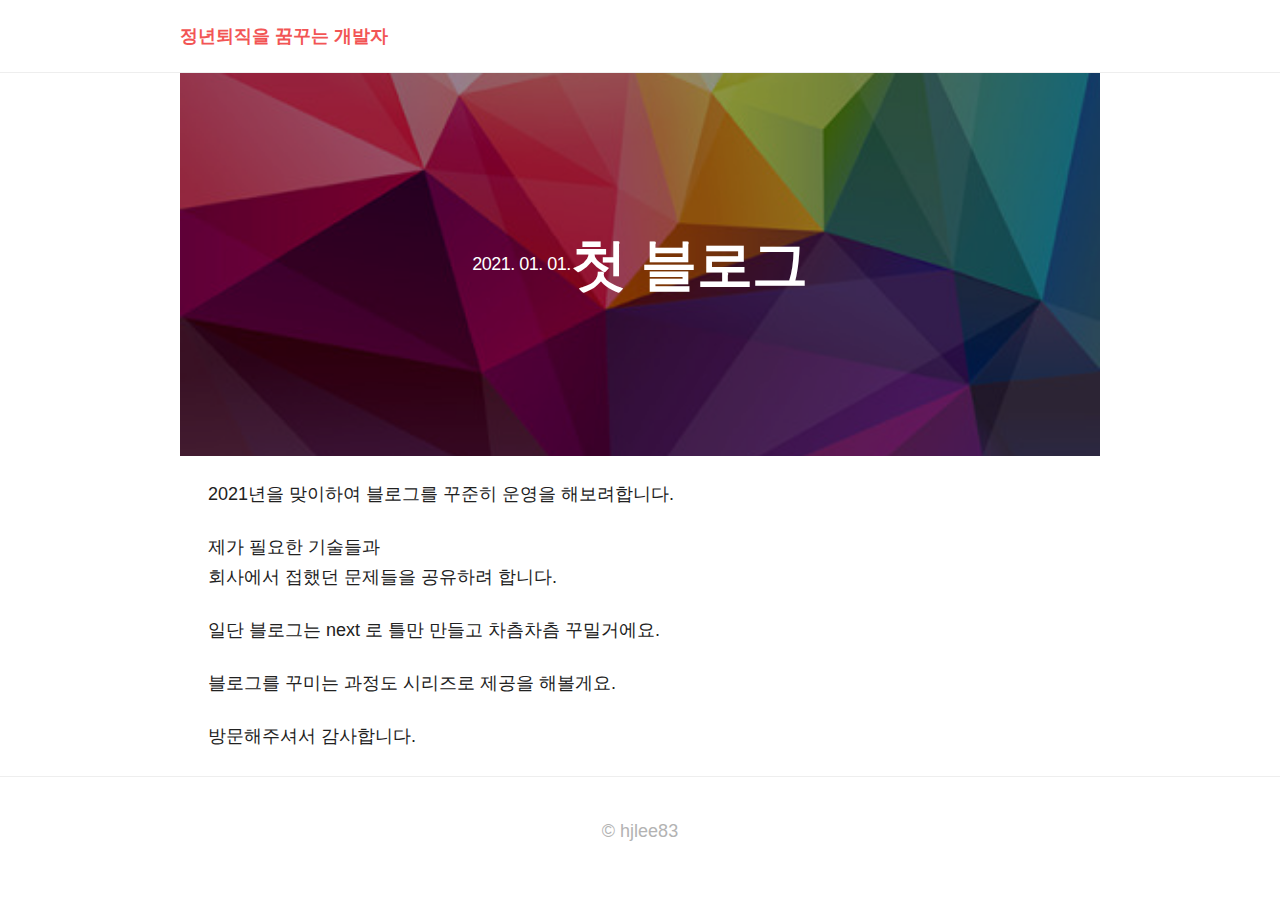
<file: 1.html>
<!DOCTYPE html><html><head><script>
                            (function(w,d,s,l,i){w[l]=w[l]||[];w[l].push({'gtm.start':
new Date().getTime(),event:'gtm.js'});var f=d.getElementsByTagName(s)[0],
j=d.createElement(s),dl=l!='dataLayer'?'&l='+l:'';j.async=true;j.src=
'https://www.googletagmanager.com/gtm.js?id='+i+dl;f.parentNode.insertBefore(j,f);
})(window,document,'script','dataLayer','GTM-N6X882T');
              </script><meta name="viewport" content="width=device-width"/><meta charSet="utf-8"/><link rel="icon" href="/favicon.ico"/><meta name="description" content="기술을 익히고 공유합니다."/><title>첫 블로그</title><meta name="next-head-count" content="5"/><link rel="preload" href="/_next/static/css/654792c85b915c123aa8.css" as="style"/><link rel="stylesheet" href="/_next/static/css/654792c85b915c123aa8.css" data-n-g=""/><link rel="preload" href="/_next/static/css/bd0da73fde487548ba65.css" as="style"/><link rel="stylesheet" href="/_next/static/css/bd0da73fde487548ba65.css" data-n-p=""/><noscript data-n-css=""></noscript><link rel="preload" href="/_next/static/chunks/main-99ad68a3f1273cf1678f.js" as="script"/><link rel="preload" href="/_next/static/chunks/webpack-50bee04d1dc61f8adf5b.js" as="script"/><link rel="preload" href="/_next/static/chunks/framework.a6402fb70cc88f6f61b0.js" as="script"/><link rel="preload" href="/_next/static/chunks/commons.7af247b43e14ac66e88e.js" as="script"/><link rel="preload" href="/_next/static/chunks/f658db493258337e4ee0c0d6b56e2d9169f0c93b.dce0124c09b48dc82c4a.js" as="script"/><link rel="preload" href="/_next/static/chunks/pages/_app-b0db3a5d0ee96813b162.js" as="script"/><link rel="preload" href="/_next/static/chunks/pages/%5Bid%5D-45f1c49066badc2e4b36.js" as="script"/></head><body><noscript><iframe src="https://www.googletagmanager.com/ns.html?id=GTM-N6X882T" height="0" width="0" style="display:none;visibility:hidden"></iframe></noscript><div id="__next"><header style="border-bottom:1px solid #eee"><div class="wrapper"><a class="SiteHeader_wrap__1H66r" href="/"><span>정년퇴직을 꿈꾸는 개발자</span></a></div></header><div class="pageContent"><div class="wrapper"><div class="CategoryBanner_wrap__gIxAp"><div class="CategoryBanner_bgItem__1seew"></div><div class="CategoryBanner_dimmed__1zVrT"><div class="CategoryBanner_contentLayout__3RUlu"><div class="CategoryBanner_smallText__ty9Ld">2021. 01. 01.</div><div class="CategoryBanner_text__1mE08">첫 블로그</div></div></div></div><section class="content-layout"><div class="PostBody_wrap__24yP1"><div class="PostBody_markdown__2ts2T"><p>2021년을 맞이하여 블로그를 꾸준히 운영을 해보려합니다.</p>
<p>제가 필요한 기술들과<br>
회사에서 접했던 문제들을 공유하려 합니다.</p>
<p>일단 블로그는 next 로 틀만 만들고 차츰차츰 꾸밀거에요.</p>
<p>블로그를 꾸미는 과정도 시리즈로 제공을 해볼게요.</p>
<p>방문해주셔서 감사합니다.</p>
</div></div></section></div></div><footer class="SiteFooter_siteFooter__1mQRw"><div class="wrapper">© hjlee83</div></footer></div><script id="__NEXT_DATA__" type="application/json">{"props":{"pageProps":{"post":{"id":"1","title":"첫 블로그","description":"2021년 블로그를 시작과 인사말","date":"2021. 01. 01.","category":["기타"],"content":"\u003cp\u003e2021년을 맞이하여 블로그를 꾸준히 운영을 해보려합니다.\u003c/p\u003e\n\u003cp\u003e제가 필요한 기술들과\u003cbr\u003e\n회사에서 접했던 문제들을 공유하려 합니다.\u003c/p\u003e\n\u003cp\u003e일단 블로그는 next 로 틀만 만들고 차츰차츰 꾸밀거에요.\u003c/p\u003e\n\u003cp\u003e블로그를 꾸미는 과정도 시리즈로 제공을 해볼게요.\u003c/p\u003e\n\u003cp\u003e방문해주셔서 감사합니다.\u003c/p\u003e\n"}},"__N_SSG":true},"page":"/[id]","query":{"id":"1"},"buildId":"JI4Tauw_eceWDYWmDnEPA","nextExport":false,"isFallback":false,"gsp":true}</script><script nomodule="" src="/_next/static/chunks/polyfills-250f16924c392849df26.js"></script><script src="/_next/static/chunks/main-99ad68a3f1273cf1678f.js" async=""></script><script src="/_next/static/chunks/webpack-50bee04d1dc61f8adf5b.js" async=""></script><script src="/_next/static/chunks/framework.a6402fb70cc88f6f61b0.js" async=""></script><script src="/_next/static/chunks/commons.7af247b43e14ac66e88e.js" async=""></script><script src="/_next/static/chunks/f658db493258337e4ee0c0d6b56e2d9169f0c93b.dce0124c09b48dc82c4a.js" async=""></script><script src="/_next/static/chunks/pages/_app-b0db3a5d0ee96813b162.js" async=""></script><script src="/_next/static/chunks/pages/%5Bid%5D-45f1c49066badc2e4b36.js" async=""></script><script src="/_next/static/JI4Tauw_eceWDYWmDnEPA/_buildManifest.js" async=""></script><script src="/_next/static/JI4Tauw_eceWDYWmDnEPA/_ssgManifest.js" async=""></script></body></html>
</file>
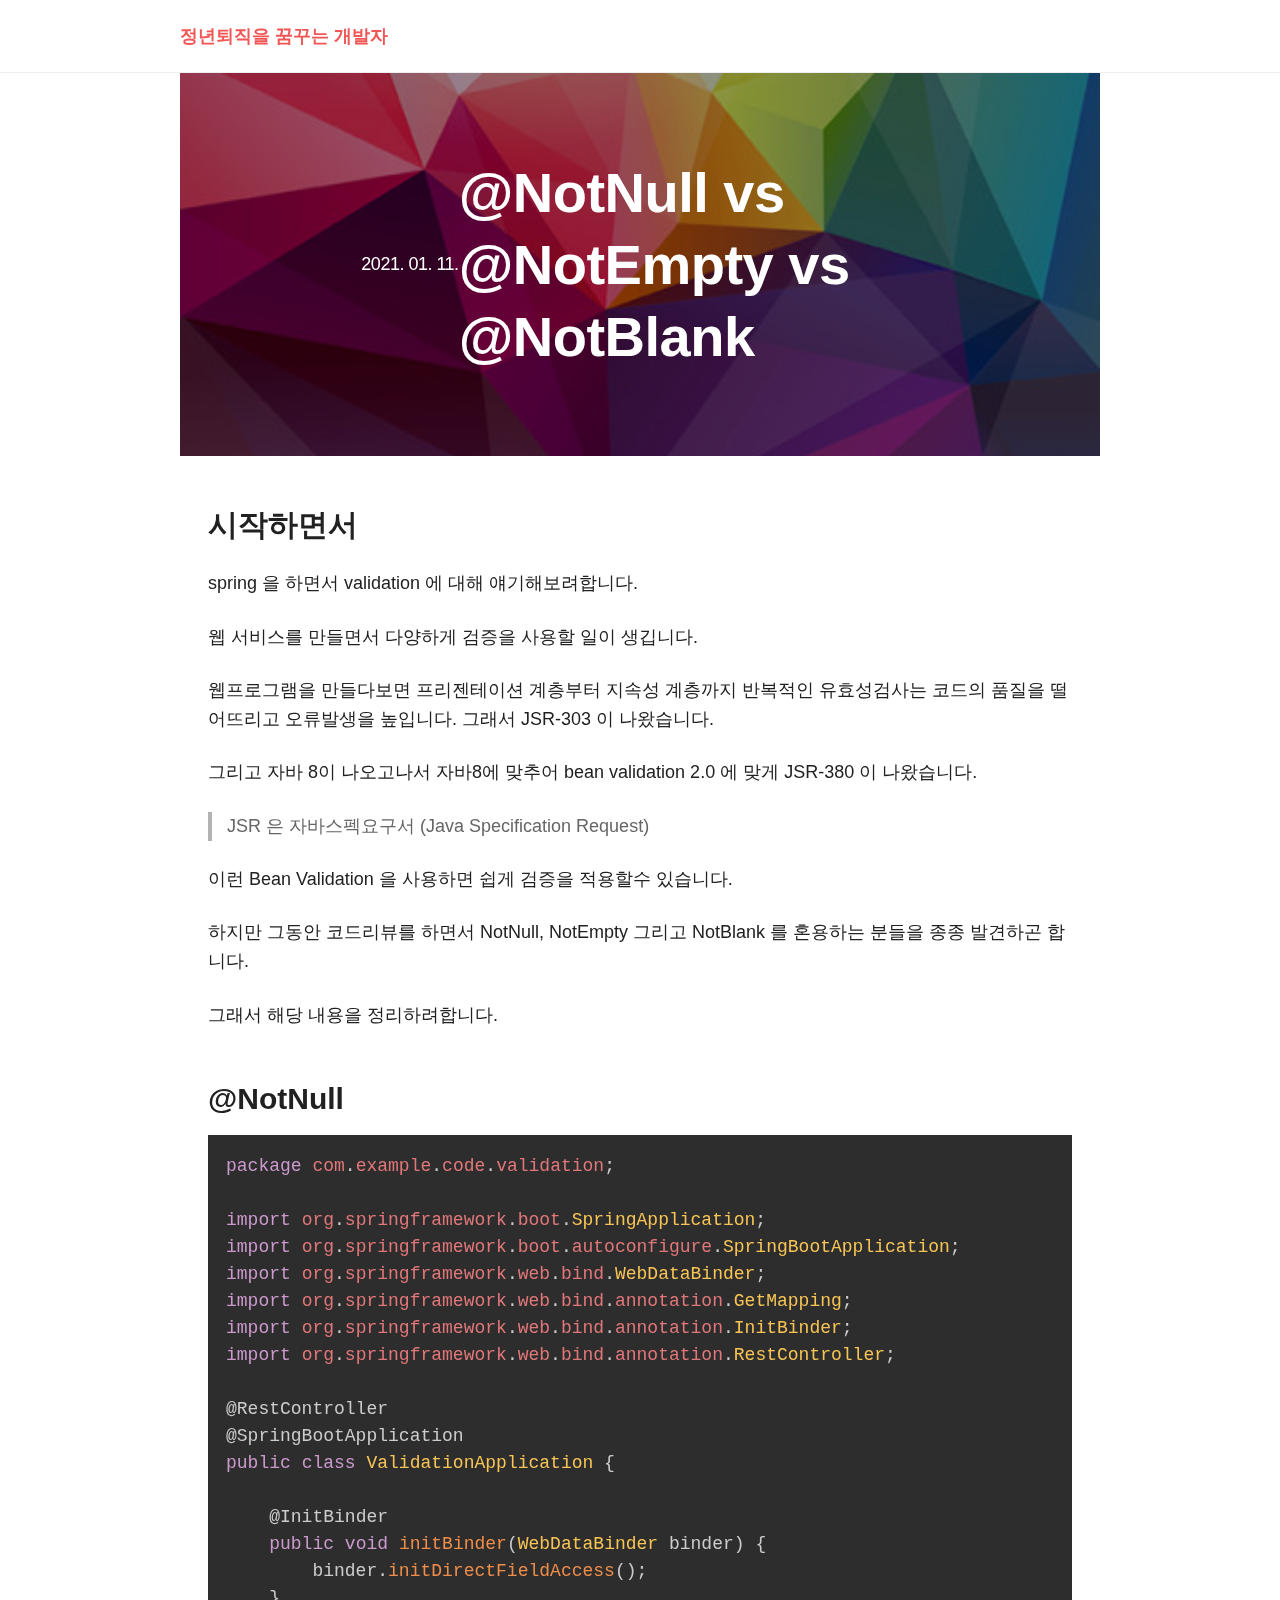
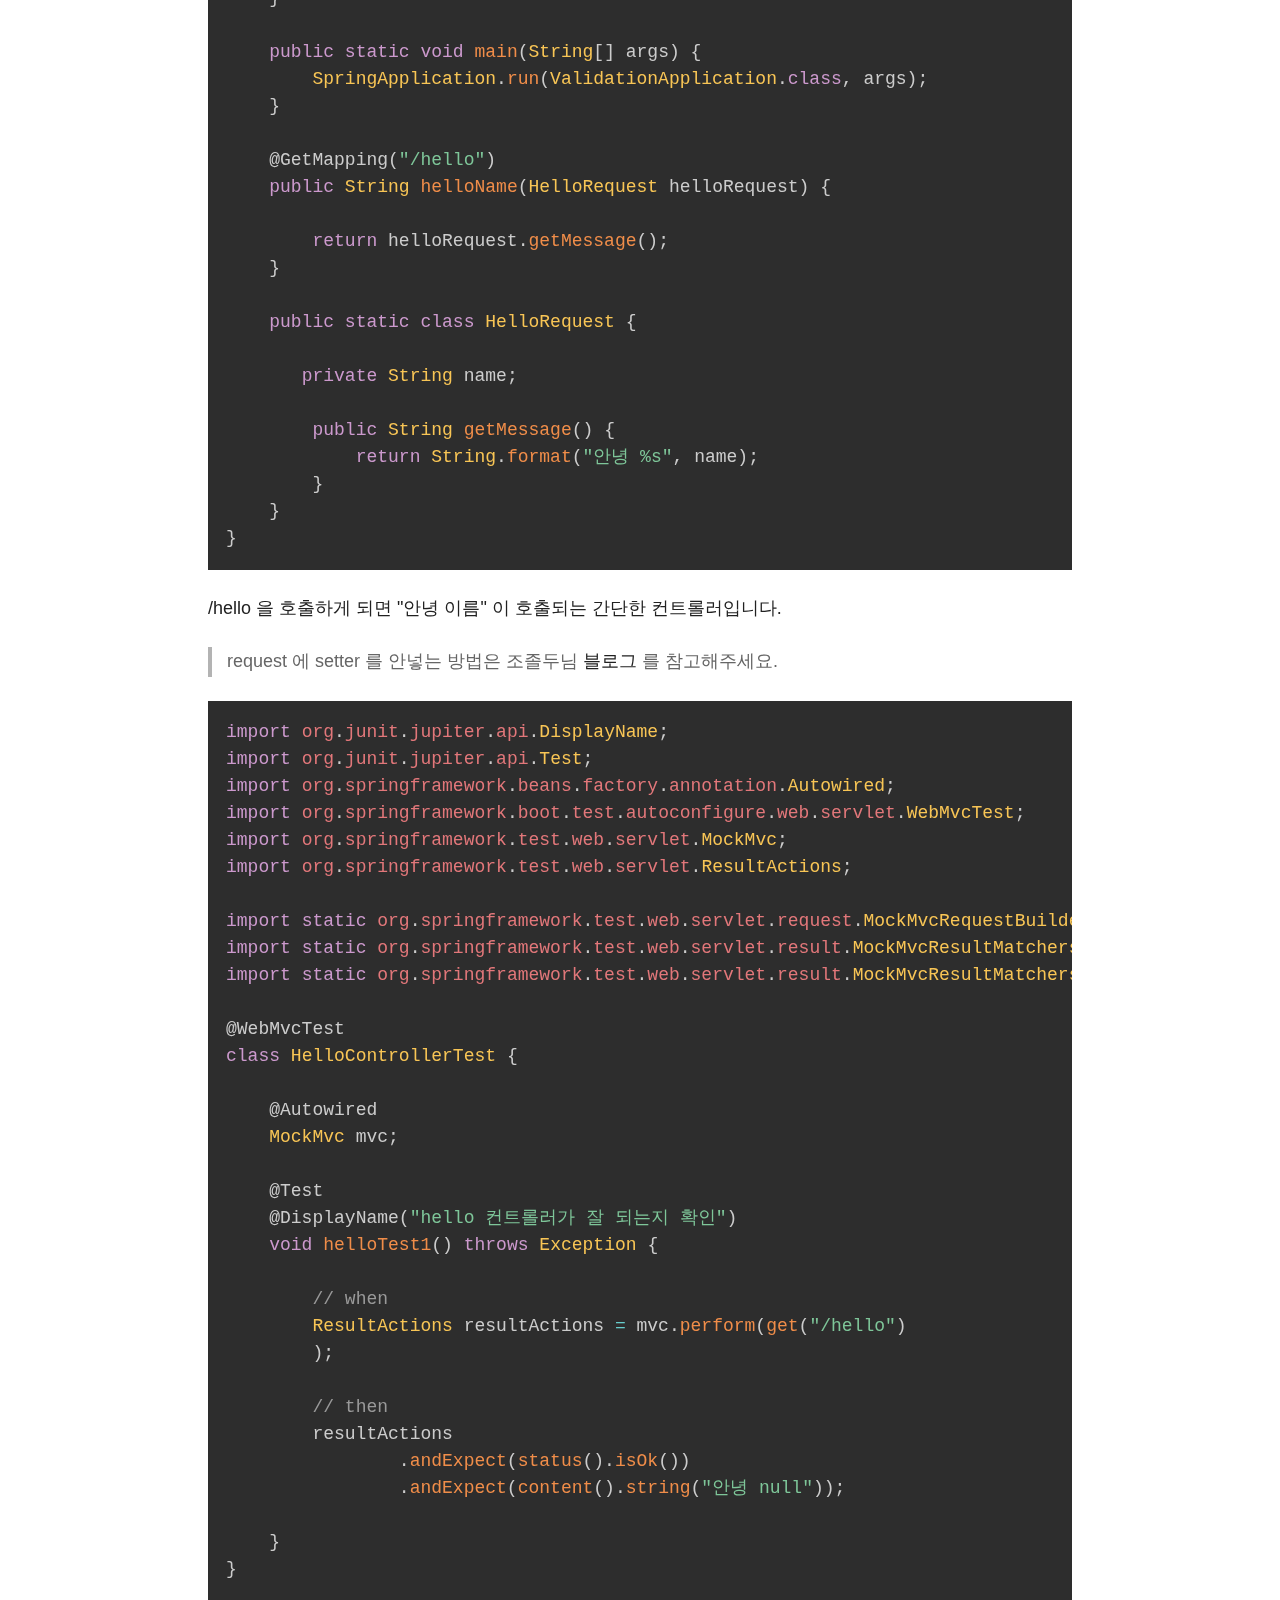
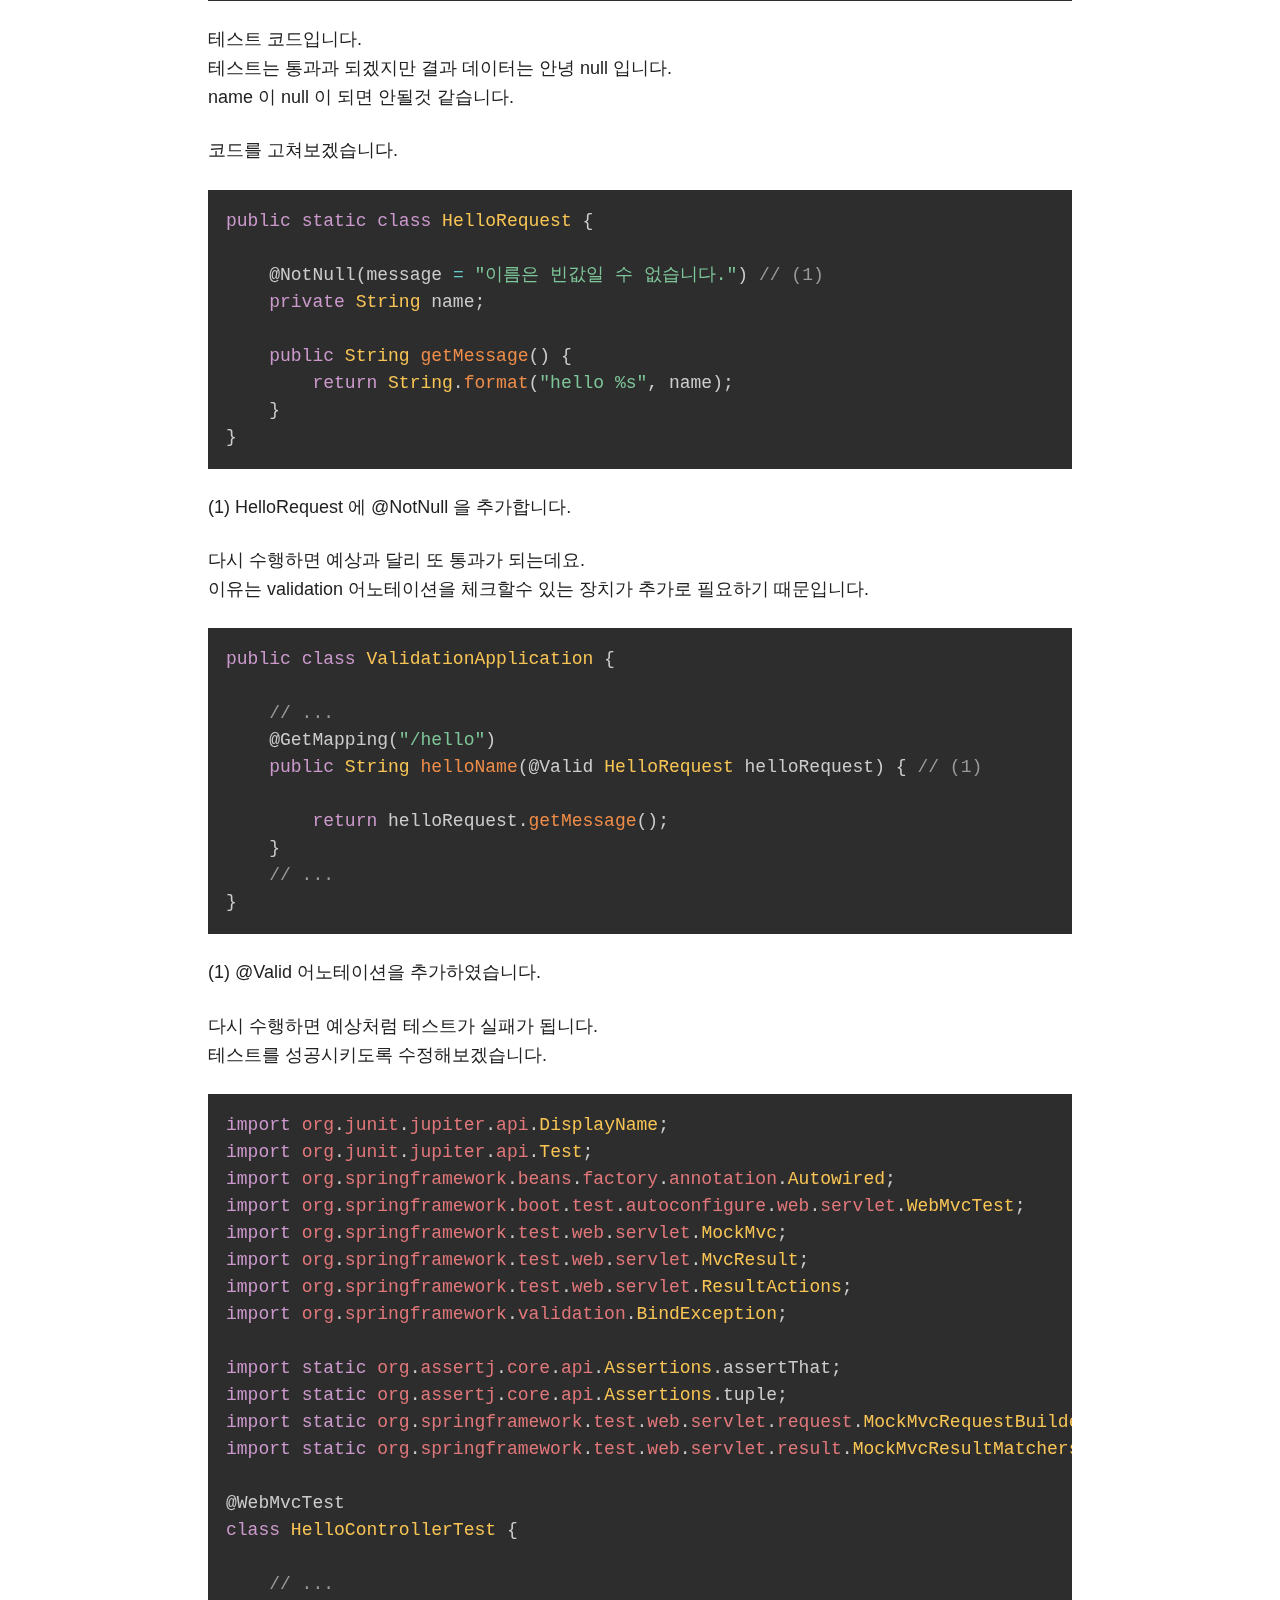
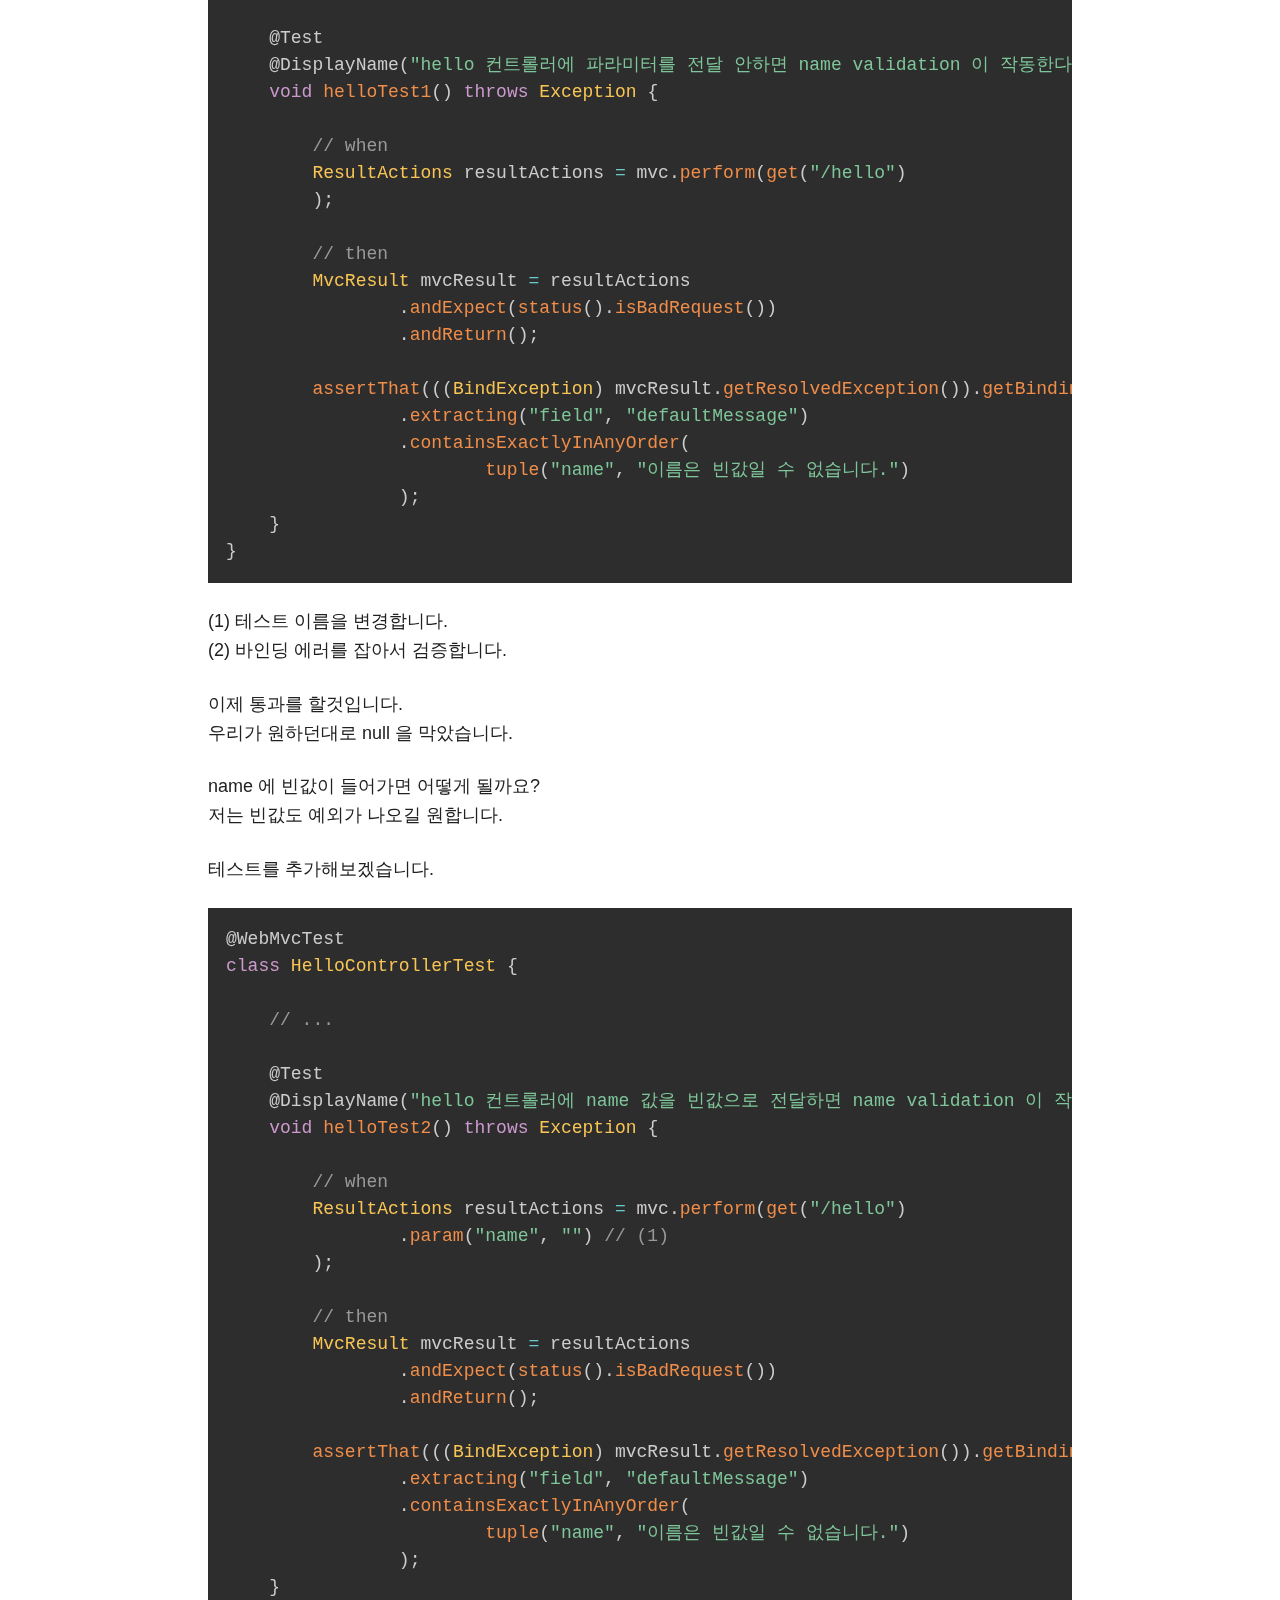
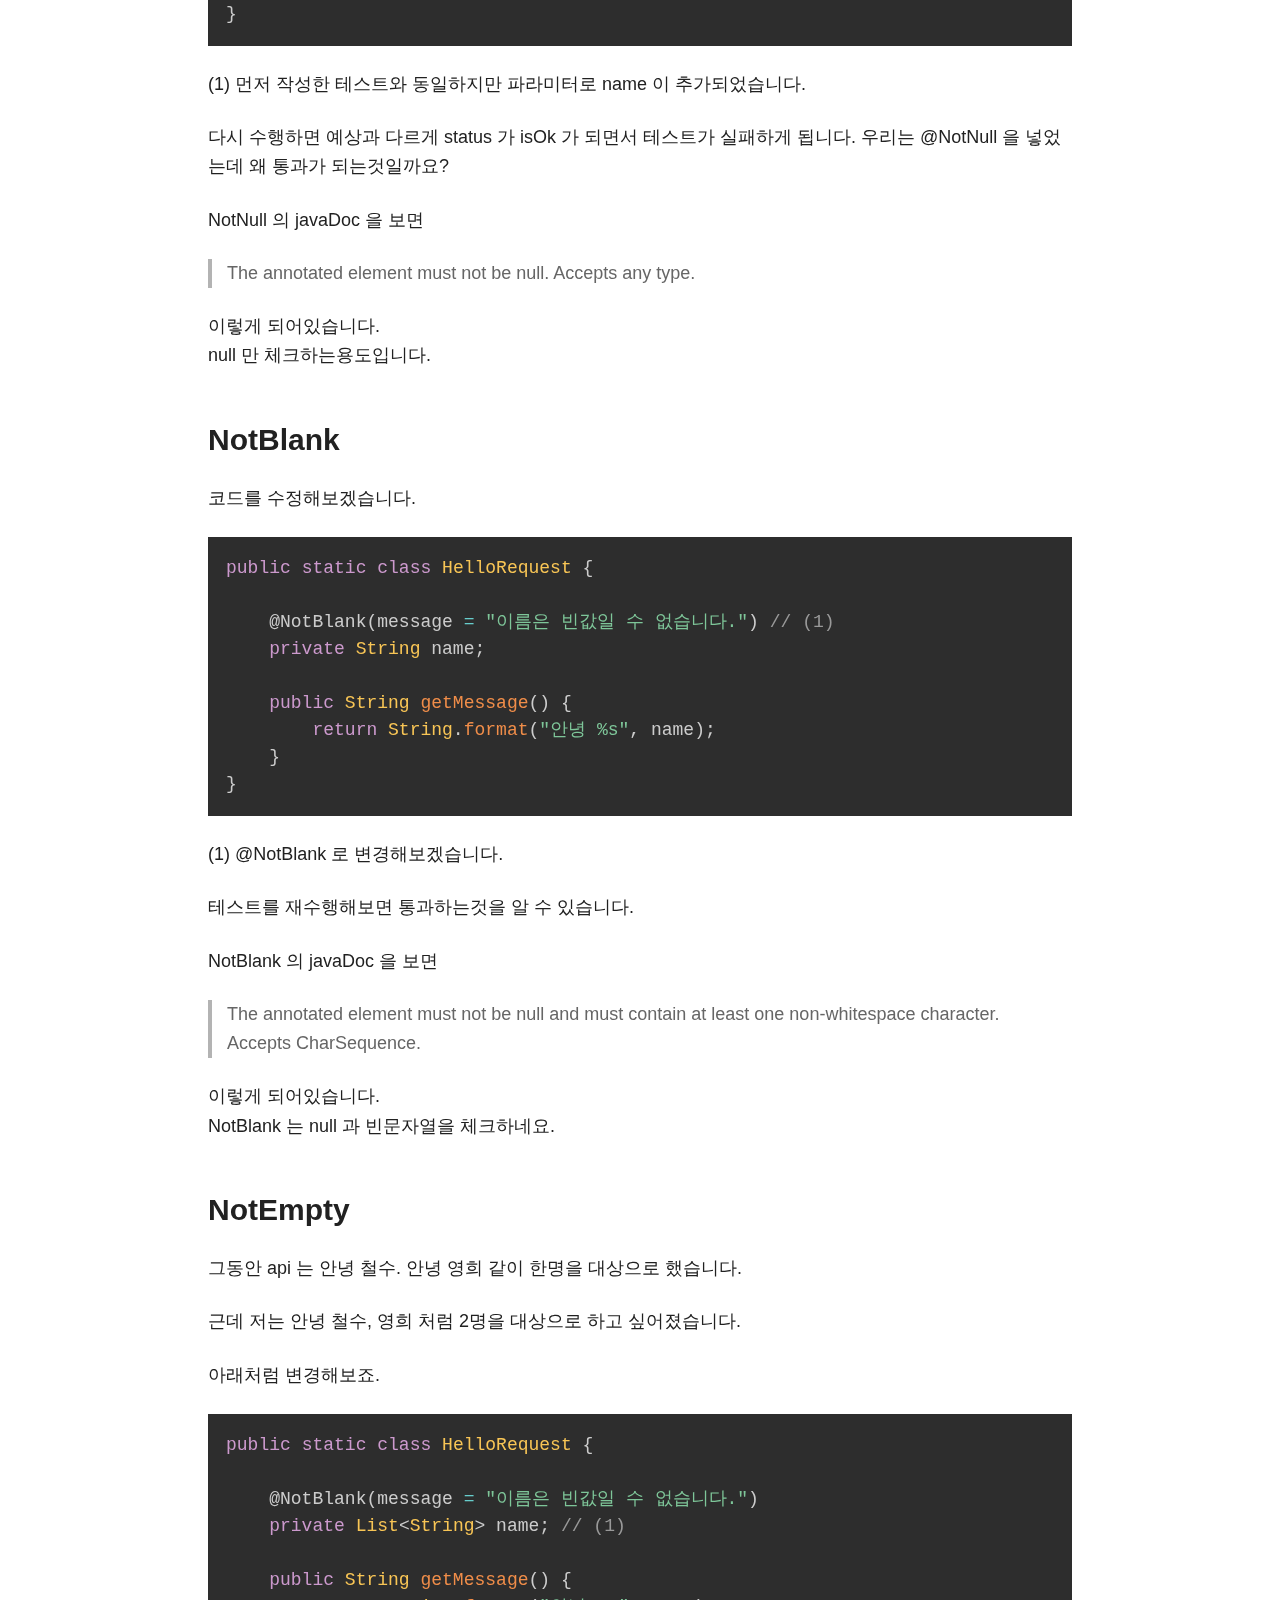
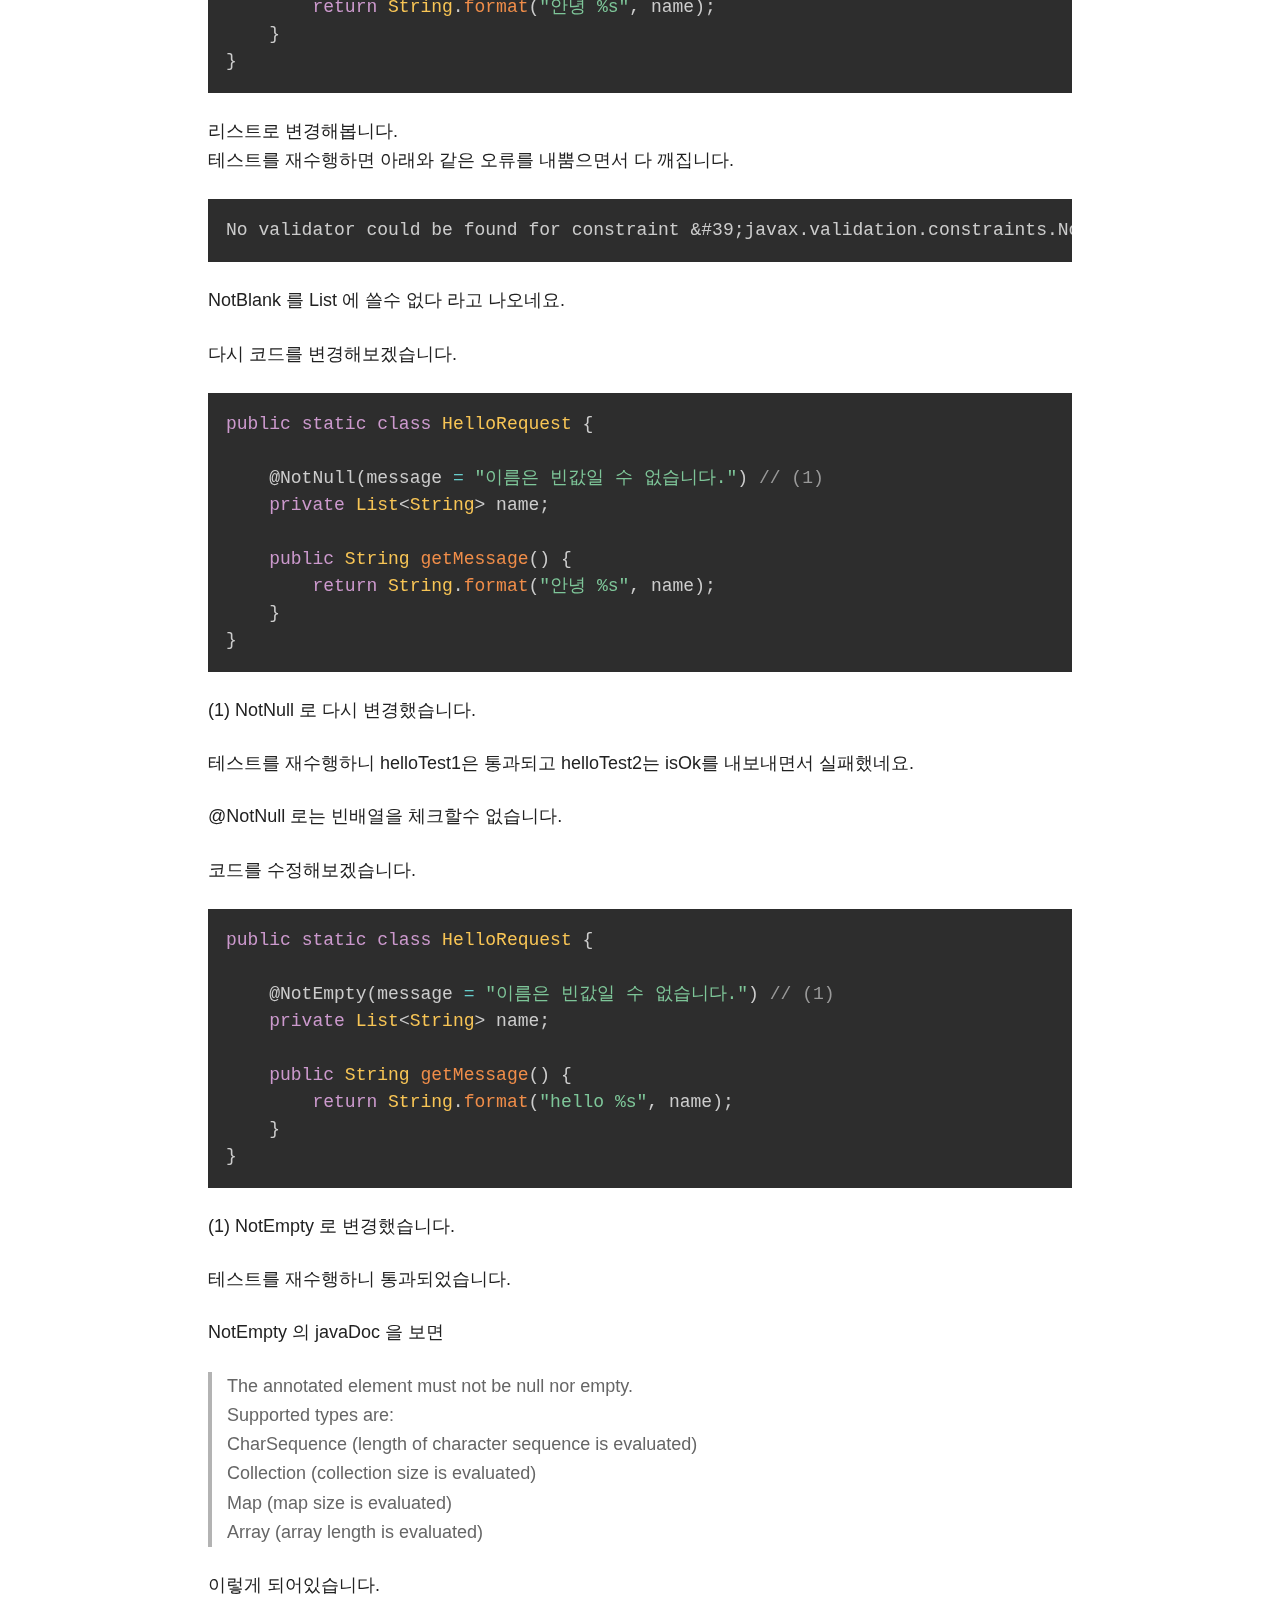
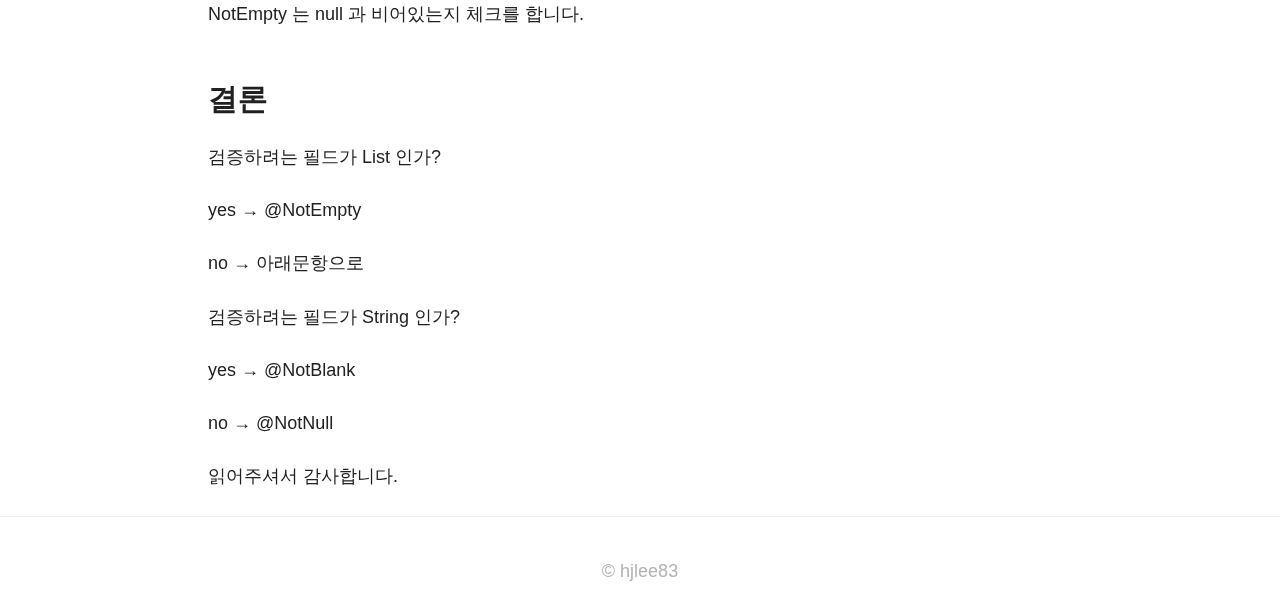
<file: 2.html>
<!DOCTYPE html><html><head><script>
                            (function(w,d,s,l,i){w[l]=w[l]||[];w[l].push({'gtm.start':
new Date().getTime(),event:'gtm.js'});var f=d.getElementsByTagName(s)[0],
j=d.createElement(s),dl=l!='dataLayer'?'&l='+l:'';j.async=true;j.src=
'https://www.googletagmanager.com/gtm.js?id='+i+dl;f.parentNode.insertBefore(j,f);
})(window,document,'script','dataLayer','GTM-N6X882T');
              </script><meta name="viewport" content="width=device-width"/><meta charSet="utf-8"/><link rel="icon" href="/favicon.ico"/><meta name="description" content="기술을 익히고 공유합니다."/><title>@NotNull vs @NotEmpty vs @NotBlank</title><meta name="next-head-count" content="5"/><link rel="preload" href="/_next/static/css/654792c85b915c123aa8.css" as="style"/><link rel="stylesheet" href="/_next/static/css/654792c85b915c123aa8.css" data-n-g=""/><link rel="preload" href="/_next/static/css/bd0da73fde487548ba65.css" as="style"/><link rel="stylesheet" href="/_next/static/css/bd0da73fde487548ba65.css" data-n-p=""/><noscript data-n-css=""></noscript><link rel="preload" href="/_next/static/chunks/main-99ad68a3f1273cf1678f.js" as="script"/><link rel="preload" href="/_next/static/chunks/webpack-50bee04d1dc61f8adf5b.js" as="script"/><link rel="preload" href="/_next/static/chunks/framework.a6402fb70cc88f6f61b0.js" as="script"/><link rel="preload" href="/_next/static/chunks/commons.7af247b43e14ac66e88e.js" as="script"/><link rel="preload" href="/_next/static/chunks/f658db493258337e4ee0c0d6b56e2d9169f0c93b.dce0124c09b48dc82c4a.js" as="script"/><link rel="preload" href="/_next/static/chunks/pages/_app-b0db3a5d0ee96813b162.js" as="script"/><link rel="preload" href="/_next/static/chunks/pages/%5Bid%5D-45f1c49066badc2e4b36.js" as="script"/></head><body><noscript><iframe src="https://www.googletagmanager.com/ns.html?id=GTM-N6X882T" height="0" width="0" style="display:none;visibility:hidden"></iframe></noscript><div id="__next"><header style="border-bottom:1px solid #eee"><div class="wrapper"><a class="SiteHeader_wrap__1H66r" href="/"><span>정년퇴직을 꿈꾸는 개발자</span></a></div></header><div class="pageContent"><div class="wrapper"><div class="CategoryBanner_wrap__gIxAp"><div class="CategoryBanner_bgItem__1seew"></div><div class="CategoryBanner_dimmed__1zVrT"><div class="CategoryBanner_contentLayout__3RUlu"><div class="CategoryBanner_smallText__ty9Ld">2021. 01. 11.</div><div class="CategoryBanner_text__1mE08">@NotNull vs @NotEmpty vs @NotBlank</div></div></div></div><section class="content-layout"><div class="PostBody_wrap__24yP1"><div class="PostBody_markdown__2ts2T"><h2>시작하면서</h2>
<p>spring 을 하면서 validation 에 대해 얘기해보려합니다.</p>
<p>웹 서비스를 만들면서 다양하게 검증을 사용할 일이 생깁니다.</p>
<p>웹프로그램을 만들다보면 프리젠테이션 계층부터 지속성 계층까지 반복적인 유효성검사는 코드의 품질을 떨어뜨리고 오류발생을 높입니다.
그래서  <a href="https://jcp.org/en/jsr/detail?id=303">JSR-303</a> 이 나왔습니다.</p>
<p>그리고 자바 8이 나오고나서 자바8에 맞추어 bean validation 2.0 에 맞게 <a href="https://jcp.org/en/jsr/detail?id=380">JSR-380</a> 이 나왔습니다.</p>
<blockquote>
<p>JSR 은 자바스펙요구서 (Java Specification Request)</p>
</blockquote>
<p>이런 Bean Validation 을 사용하면 쉽게 검증을 적용할수 있습니다.</p>
<p>하지만 그동안 코드리뷰를 하면서 NotNull, NotEmpty 그리고 NotBlank 를 혼용하는 분들을 종종 발견하곤 합니다.</p>
<p>그래서 해당 내용을 정리하려합니다.</p>
<h2>@NotNull</h2>
<div class="remark-highlight"><pre class="language-java"><code class="language-java"><span class="token keyword">package</span> <span class="token namespace">com<span class="token punctuation">.</span>example<span class="token punctuation">.</span>code<span class="token punctuation">.</span>validation</span><span class="token punctuation">;</span>

<span class="token keyword">import</span> <span class="token namespace">org<span class="token punctuation">.</span>springframework<span class="token punctuation">.</span>boot<span class="token punctuation">.</span></span><span class="token class-name">SpringApplication</span><span class="token punctuation">;</span>
<span class="token keyword">import</span> <span class="token namespace">org<span class="token punctuation">.</span>springframework<span class="token punctuation">.</span>boot<span class="token punctuation">.</span>autoconfigure<span class="token punctuation">.</span></span><span class="token class-name">SpringBootApplication</span><span class="token punctuation">;</span>
<span class="token keyword">import</span> <span class="token namespace">org<span class="token punctuation">.</span>springframework<span class="token punctuation">.</span>web<span class="token punctuation">.</span>bind<span class="token punctuation">.</span></span><span class="token class-name">WebDataBinder</span><span class="token punctuation">;</span>
<span class="token keyword">import</span> <span class="token namespace">org<span class="token punctuation">.</span>springframework<span class="token punctuation">.</span>web<span class="token punctuation">.</span>bind<span class="token punctuation">.</span>annotation<span class="token punctuation">.</span></span><span class="token class-name">GetMapping</span><span class="token punctuation">;</span>
<span class="token keyword">import</span> <span class="token namespace">org<span class="token punctuation">.</span>springframework<span class="token punctuation">.</span>web<span class="token punctuation">.</span>bind<span class="token punctuation">.</span>annotation<span class="token punctuation">.</span></span><span class="token class-name">InitBinder</span><span class="token punctuation">;</span>
<span class="token keyword">import</span> <span class="token namespace">org<span class="token punctuation">.</span>springframework<span class="token punctuation">.</span>web<span class="token punctuation">.</span>bind<span class="token punctuation">.</span>annotation<span class="token punctuation">.</span></span><span class="token class-name">RestController</span><span class="token punctuation">;</span>

<span class="token annotation punctuation">@RestController</span>
<span class="token annotation punctuation">@SpringBootApplication</span>
<span class="token keyword">public</span> <span class="token keyword">class</span> <span class="token class-name">ValidationApplication</span> <span class="token punctuation">{</span>

    <span class="token annotation punctuation">@InitBinder</span>
    <span class="token keyword">public</span> <span class="token keyword">void</span> <span class="token function">initBinder</span><span class="token punctuation">(</span><span class="token class-name">WebDataBinder</span> binder<span class="token punctuation">)</span> <span class="token punctuation">{</span>
        binder<span class="token punctuation">.</span><span class="token function">initDirectFieldAccess</span><span class="token punctuation">(</span><span class="token punctuation">)</span><span class="token punctuation">;</span>
    <span class="token punctuation">}</span>

    <span class="token keyword">public</span> <span class="token keyword">static</span> <span class="token keyword">void</span> <span class="token function">main</span><span class="token punctuation">(</span><span class="token class-name">String</span><span class="token punctuation">[</span><span class="token punctuation">]</span> args<span class="token punctuation">)</span> <span class="token punctuation">{</span>
        <span class="token class-name">SpringApplication</span><span class="token punctuation">.</span><span class="token function">run</span><span class="token punctuation">(</span><span class="token class-name">ValidationApplication</span><span class="token punctuation">.</span><span class="token keyword">class</span><span class="token punctuation">,</span> args<span class="token punctuation">)</span><span class="token punctuation">;</span>
    <span class="token punctuation">}</span>

    <span class="token annotation punctuation">@GetMapping</span><span class="token punctuation">(</span><span class="token string">"/hello"</span><span class="token punctuation">)</span>
    <span class="token keyword">public</span> <span class="token class-name">String</span> <span class="token function">helloName</span><span class="token punctuation">(</span><span class="token class-name">HelloRequest</span> helloRequest<span class="token punctuation">)</span> <span class="token punctuation">{</span>

        <span class="token keyword">return</span> helloRequest<span class="token punctuation">.</span><span class="token function">getMessage</span><span class="token punctuation">(</span><span class="token punctuation">)</span><span class="token punctuation">;</span>
    <span class="token punctuation">}</span>

    <span class="token keyword">public</span> <span class="token keyword">static</span> <span class="token keyword">class</span> <span class="token class-name">HelloRequest</span> <span class="token punctuation">{</span>

       <span class="token keyword">private</span> <span class="token class-name">String</span> name<span class="token punctuation">;</span>

        <span class="token keyword">public</span> <span class="token class-name">String</span> <span class="token function">getMessage</span><span class="token punctuation">(</span><span class="token punctuation">)</span> <span class="token punctuation">{</span>
            <span class="token keyword">return</span> <span class="token class-name">String</span><span class="token punctuation">.</span><span class="token function">format</span><span class="token punctuation">(</span><span class="token string">"안녕 %s"</span><span class="token punctuation">,</span> name<span class="token punctuation">)</span><span class="token punctuation">;</span>
        <span class="token punctuation">}</span>
    <span class="token punctuation">}</span>
<span class="token punctuation">}</span>
</code></pre></div>
<p>/hello 을 호출하게 되면 "안녕 이름" 이 호출되는 간단한 컨트롤러입니다.</p>
<blockquote>
<p>request 에 setter 를 안넣는 방법은 조졸두님 <a href="https://jojoldu.tistory.com/407">블로그</a> 를 참고해주세요.</p>
</blockquote>
<div class="remark-highlight"><pre class="language-java"><code class="language-java"><span class="token keyword">import</span> <span class="token namespace">org<span class="token punctuation">.</span>junit<span class="token punctuation">.</span>jupiter<span class="token punctuation">.</span>api<span class="token punctuation">.</span></span><span class="token class-name">DisplayName</span><span class="token punctuation">;</span>
<span class="token keyword">import</span> <span class="token namespace">org<span class="token punctuation">.</span>junit<span class="token punctuation">.</span>jupiter<span class="token punctuation">.</span>api<span class="token punctuation">.</span></span><span class="token class-name">Test</span><span class="token punctuation">;</span>
<span class="token keyword">import</span> <span class="token namespace">org<span class="token punctuation">.</span>springframework<span class="token punctuation">.</span>beans<span class="token punctuation">.</span>factory<span class="token punctuation">.</span>annotation<span class="token punctuation">.</span></span><span class="token class-name">Autowired</span><span class="token punctuation">;</span>
<span class="token keyword">import</span> <span class="token namespace">org<span class="token punctuation">.</span>springframework<span class="token punctuation">.</span>boot<span class="token punctuation">.</span>test<span class="token punctuation">.</span>autoconfigure<span class="token punctuation">.</span>web<span class="token punctuation">.</span>servlet<span class="token punctuation">.</span></span><span class="token class-name">WebMvcTest</span><span class="token punctuation">;</span>
<span class="token keyword">import</span> <span class="token namespace">org<span class="token punctuation">.</span>springframework<span class="token punctuation">.</span>test<span class="token punctuation">.</span>web<span class="token punctuation">.</span>servlet<span class="token punctuation">.</span></span><span class="token class-name">MockMvc</span><span class="token punctuation">;</span>
<span class="token keyword">import</span> <span class="token namespace">org<span class="token punctuation">.</span>springframework<span class="token punctuation">.</span>test<span class="token punctuation">.</span>web<span class="token punctuation">.</span>servlet<span class="token punctuation">.</span></span><span class="token class-name">ResultActions</span><span class="token punctuation">;</span>

<span class="token keyword">import</span> <span class="token keyword">static</span> <span class="token namespace">org<span class="token punctuation">.</span>springframework<span class="token punctuation">.</span>test<span class="token punctuation">.</span>web<span class="token punctuation">.</span>servlet<span class="token punctuation">.</span>request<span class="token punctuation">.</span></span><span class="token class-name">MockMvcRequestBuilders</span><span class="token punctuation">.</span>get<span class="token punctuation">;</span>
<span class="token keyword">import</span> <span class="token keyword">static</span> <span class="token namespace">org<span class="token punctuation">.</span>springframework<span class="token punctuation">.</span>test<span class="token punctuation">.</span>web<span class="token punctuation">.</span>servlet<span class="token punctuation">.</span>result<span class="token punctuation">.</span></span><span class="token class-name">MockMvcResultMatchers</span><span class="token punctuation">.</span>content<span class="token punctuation">;</span>
<span class="token keyword">import</span> <span class="token keyword">static</span> <span class="token namespace">org<span class="token punctuation">.</span>springframework<span class="token punctuation">.</span>test<span class="token punctuation">.</span>web<span class="token punctuation">.</span>servlet<span class="token punctuation">.</span>result<span class="token punctuation">.</span></span><span class="token class-name">MockMvcResultMatchers</span><span class="token punctuation">.</span>status<span class="token punctuation">;</span>

<span class="token annotation punctuation">@WebMvcTest</span>
<span class="token keyword">class</span> <span class="token class-name">HelloControllerTest</span> <span class="token punctuation">{</span>

    <span class="token annotation punctuation">@Autowired</span>
    <span class="token class-name">MockMvc</span> mvc<span class="token punctuation">;</span>

    <span class="token annotation punctuation">@Test</span>
    <span class="token annotation punctuation">@DisplayName</span><span class="token punctuation">(</span><span class="token string">"hello 컨트롤러가 잘 되는지 확인"</span><span class="token punctuation">)</span>
    <span class="token keyword">void</span> <span class="token function">helloTest1</span><span class="token punctuation">(</span><span class="token punctuation">)</span> <span class="token keyword">throws</span> <span class="token class-name">Exception</span> <span class="token punctuation">{</span>

        <span class="token comment">// when</span>
        <span class="token class-name">ResultActions</span> resultActions <span class="token operator">=</span> mvc<span class="token punctuation">.</span><span class="token function">perform</span><span class="token punctuation">(</span><span class="token function">get</span><span class="token punctuation">(</span><span class="token string">"/hello"</span><span class="token punctuation">)</span>
        <span class="token punctuation">)</span><span class="token punctuation">;</span>

        <span class="token comment">// then</span>
        resultActions
                <span class="token punctuation">.</span><span class="token function">andExpect</span><span class="token punctuation">(</span><span class="token function">status</span><span class="token punctuation">(</span><span class="token punctuation">)</span><span class="token punctuation">.</span><span class="token function">isOk</span><span class="token punctuation">(</span><span class="token punctuation">)</span><span class="token punctuation">)</span>
                <span class="token punctuation">.</span><span class="token function">andExpect</span><span class="token punctuation">(</span><span class="token function">content</span><span class="token punctuation">(</span><span class="token punctuation">)</span><span class="token punctuation">.</span><span class="token function">string</span><span class="token punctuation">(</span><span class="token string">"안녕 null"</span><span class="token punctuation">)</span><span class="token punctuation">)</span><span class="token punctuation">;</span>

    <span class="token punctuation">}</span>
<span class="token punctuation">}</span>
</code></pre></div>
<p>테스트 코드입니다.<br>
테스트는 통과과 되겠지만 결과 데이터는 안녕 null 입니다.<br>
name 이 null 이 되면 안될것 같습니다.</p>
<p>코드를 고쳐보겠습니다.</p>
<div class="remark-highlight"><pre class="language-java"><code class="language-java"><span class="token keyword">public</span> <span class="token keyword">static</span> <span class="token keyword">class</span> <span class="token class-name">HelloRequest</span> <span class="token punctuation">{</span>

    <span class="token annotation punctuation">@NotNull</span><span class="token punctuation">(</span>message <span class="token operator">=</span> <span class="token string">"이름은 빈값일 수 없습니다."</span><span class="token punctuation">)</span> <span class="token comment">// (1)</span>
    <span class="token keyword">private</span> <span class="token class-name">String</span> name<span class="token punctuation">;</span>

    <span class="token keyword">public</span> <span class="token class-name">String</span> <span class="token function">getMessage</span><span class="token punctuation">(</span><span class="token punctuation">)</span> <span class="token punctuation">{</span>
        <span class="token keyword">return</span> <span class="token class-name">String</span><span class="token punctuation">.</span><span class="token function">format</span><span class="token punctuation">(</span><span class="token string">"hello %s"</span><span class="token punctuation">,</span> name<span class="token punctuation">)</span><span class="token punctuation">;</span>
    <span class="token punctuation">}</span>
<span class="token punctuation">}</span>
</code></pre></div>
<p>(1) HelloRequest 에 @NotNull 을 추가합니다.</p>
<p>다시 수행하면 예상과 달리 또 통과가 되는데요.<br>
이유는 validation 어노테이션을 체크할수 있는 장치가 추가로 필요하기 때문입니다.</p>
<div class="remark-highlight"><pre class="language-java"><code class="language-java"><span class="token keyword">public</span> <span class="token keyword">class</span> <span class="token class-name">ValidationApplication</span> <span class="token punctuation">{</span>
    
    <span class="token comment">// ...</span>
    <span class="token annotation punctuation">@GetMapping</span><span class="token punctuation">(</span><span class="token string">"/hello"</span><span class="token punctuation">)</span>
    <span class="token keyword">public</span> <span class="token class-name">String</span> <span class="token function">helloName</span><span class="token punctuation">(</span><span class="token annotation punctuation">@Valid</span> <span class="token class-name">HelloRequest</span> helloRequest<span class="token punctuation">)</span> <span class="token punctuation">{</span> <span class="token comment">// (1)</span>

        <span class="token keyword">return</span> helloRequest<span class="token punctuation">.</span><span class="token function">getMessage</span><span class="token punctuation">(</span><span class="token punctuation">)</span><span class="token punctuation">;</span>
    <span class="token punctuation">}</span>
    <span class="token comment">// ...</span>
<span class="token punctuation">}</span>
</code></pre></div>
<p>(1) @Valid 어노테이션을 추가하였습니다.</p>
<p>다시 수행하면 예상처럼 테스트가 실패가 됩니다.<br>
테스트를 성공시키도록 수정해보겠습니다.</p>
<div class="remark-highlight"><pre class="language-java"><code class="language-java"><span class="token keyword">import</span> <span class="token namespace">org<span class="token punctuation">.</span>junit<span class="token punctuation">.</span>jupiter<span class="token punctuation">.</span>api<span class="token punctuation">.</span></span><span class="token class-name">DisplayName</span><span class="token punctuation">;</span>
<span class="token keyword">import</span> <span class="token namespace">org<span class="token punctuation">.</span>junit<span class="token punctuation">.</span>jupiter<span class="token punctuation">.</span>api<span class="token punctuation">.</span></span><span class="token class-name">Test</span><span class="token punctuation">;</span>
<span class="token keyword">import</span> <span class="token namespace">org<span class="token punctuation">.</span>springframework<span class="token punctuation">.</span>beans<span class="token punctuation">.</span>factory<span class="token punctuation">.</span>annotation<span class="token punctuation">.</span></span><span class="token class-name">Autowired</span><span class="token punctuation">;</span>
<span class="token keyword">import</span> <span class="token namespace">org<span class="token punctuation">.</span>springframework<span class="token punctuation">.</span>boot<span class="token punctuation">.</span>test<span class="token punctuation">.</span>autoconfigure<span class="token punctuation">.</span>web<span class="token punctuation">.</span>servlet<span class="token punctuation">.</span></span><span class="token class-name">WebMvcTest</span><span class="token punctuation">;</span>
<span class="token keyword">import</span> <span class="token namespace">org<span class="token punctuation">.</span>springframework<span class="token punctuation">.</span>test<span class="token punctuation">.</span>web<span class="token punctuation">.</span>servlet<span class="token punctuation">.</span></span><span class="token class-name">MockMvc</span><span class="token punctuation">;</span>
<span class="token keyword">import</span> <span class="token namespace">org<span class="token punctuation">.</span>springframework<span class="token punctuation">.</span>test<span class="token punctuation">.</span>web<span class="token punctuation">.</span>servlet<span class="token punctuation">.</span></span><span class="token class-name">MvcResult</span><span class="token punctuation">;</span>
<span class="token keyword">import</span> <span class="token namespace">org<span class="token punctuation">.</span>springframework<span class="token punctuation">.</span>test<span class="token punctuation">.</span>web<span class="token punctuation">.</span>servlet<span class="token punctuation">.</span></span><span class="token class-name">ResultActions</span><span class="token punctuation">;</span>
<span class="token keyword">import</span> <span class="token namespace">org<span class="token punctuation">.</span>springframework<span class="token punctuation">.</span>validation<span class="token punctuation">.</span></span><span class="token class-name">BindException</span><span class="token punctuation">;</span>

<span class="token keyword">import</span> <span class="token keyword">static</span> <span class="token namespace">org<span class="token punctuation">.</span>assertj<span class="token punctuation">.</span>core<span class="token punctuation">.</span>api<span class="token punctuation">.</span></span><span class="token class-name">Assertions</span><span class="token punctuation">.</span>assertThat<span class="token punctuation">;</span>
<span class="token keyword">import</span> <span class="token keyword">static</span> <span class="token namespace">org<span class="token punctuation">.</span>assertj<span class="token punctuation">.</span>core<span class="token punctuation">.</span>api<span class="token punctuation">.</span></span><span class="token class-name">Assertions</span><span class="token punctuation">.</span>tuple<span class="token punctuation">;</span>
<span class="token keyword">import</span> <span class="token keyword">static</span> <span class="token namespace">org<span class="token punctuation">.</span>springframework<span class="token punctuation">.</span>test<span class="token punctuation">.</span>web<span class="token punctuation">.</span>servlet<span class="token punctuation">.</span>request<span class="token punctuation">.</span></span><span class="token class-name">MockMvcRequestBuilders</span><span class="token punctuation">.</span>get<span class="token punctuation">;</span>
<span class="token keyword">import</span> <span class="token keyword">static</span> <span class="token namespace">org<span class="token punctuation">.</span>springframework<span class="token punctuation">.</span>test<span class="token punctuation">.</span>web<span class="token punctuation">.</span>servlet<span class="token punctuation">.</span>result<span class="token punctuation">.</span></span><span class="token class-name">MockMvcResultMatchers</span><span class="token punctuation">.</span>status<span class="token punctuation">;</span>

<span class="token annotation punctuation">@WebMvcTest</span>
<span class="token keyword">class</span> <span class="token class-name">HelloControllerTest</span> <span class="token punctuation">{</span>

    <span class="token comment">// ...</span>
    
    <span class="token annotation punctuation">@Test</span>
    <span class="token annotation punctuation">@DisplayName</span><span class="token punctuation">(</span><span class="token string">"hello 컨트롤러에 파라미터를 전달 안하면 name validation 이 작동한다"</span><span class="token punctuation">)</span> <span class="token comment">// (1)</span>
    <span class="token keyword">void</span> <span class="token function">helloTest1</span><span class="token punctuation">(</span><span class="token punctuation">)</span> <span class="token keyword">throws</span> <span class="token class-name">Exception</span> <span class="token punctuation">{</span>

        <span class="token comment">// when</span>
        <span class="token class-name">ResultActions</span> resultActions <span class="token operator">=</span> mvc<span class="token punctuation">.</span><span class="token function">perform</span><span class="token punctuation">(</span><span class="token function">get</span><span class="token punctuation">(</span><span class="token string">"/hello"</span><span class="token punctuation">)</span>
        <span class="token punctuation">)</span><span class="token punctuation">;</span>

        <span class="token comment">// then</span>
        <span class="token class-name">MvcResult</span> mvcResult <span class="token operator">=</span> resultActions
                <span class="token punctuation">.</span><span class="token function">andExpect</span><span class="token punctuation">(</span><span class="token function">status</span><span class="token punctuation">(</span><span class="token punctuation">)</span><span class="token punctuation">.</span><span class="token function">isBadRequest</span><span class="token punctuation">(</span><span class="token punctuation">)</span><span class="token punctuation">)</span>
                <span class="token punctuation">.</span><span class="token function">andReturn</span><span class="token punctuation">(</span><span class="token punctuation">)</span><span class="token punctuation">;</span>

        <span class="token function">assertThat</span><span class="token punctuation">(</span><span class="token punctuation">(</span><span class="token punctuation">(</span><span class="token class-name">BindException</span><span class="token punctuation">)</span> mvcResult<span class="token punctuation">.</span><span class="token function">getResolvedException</span><span class="token punctuation">(</span><span class="token punctuation">)</span><span class="token punctuation">)</span><span class="token punctuation">.</span><span class="token function">getBindingResult</span><span class="token punctuation">(</span><span class="token punctuation">)</span><span class="token punctuation">.</span><span class="token function">getFieldErrors</span><span class="token punctuation">(</span><span class="token punctuation">)</span><span class="token punctuation">)</span> <span class="token comment">// (2)</span>
                <span class="token punctuation">.</span><span class="token function">extracting</span><span class="token punctuation">(</span><span class="token string">"field"</span><span class="token punctuation">,</span> <span class="token string">"defaultMessage"</span><span class="token punctuation">)</span>
                <span class="token punctuation">.</span><span class="token function">containsExactlyInAnyOrder</span><span class="token punctuation">(</span>
                        <span class="token function">tuple</span><span class="token punctuation">(</span><span class="token string">"name"</span><span class="token punctuation">,</span> <span class="token string">"이름은 빈값일 수 없습니다."</span><span class="token punctuation">)</span>
                <span class="token punctuation">)</span><span class="token punctuation">;</span>
    <span class="token punctuation">}</span>
<span class="token punctuation">}</span>
</code></pre></div>
<p>(1) 테스트 이름을 변경합니다.<br>
(2) 바인딩 에러를 잡아서 검증합니다.</p>
<p>이제 통과를 할것입니다.<br>
우리가 원하던대로 null 을 막았습니다.</p>
<p>name 에 빈값이 들어가면 어떻게 될까요?<br>
저는 빈값도 예외가 나오길 원합니다.</p>
<p>테스트를 추가해보겠습니다.</p>
<div class="remark-highlight"><pre class="language-java"><code class="language-java"><span class="token annotation punctuation">@WebMvcTest</span>
<span class="token keyword">class</span> <span class="token class-name">HelloControllerTest</span> <span class="token punctuation">{</span>
    
    <span class="token comment">// ...</span>
    
    <span class="token annotation punctuation">@Test</span>
    <span class="token annotation punctuation">@DisplayName</span><span class="token punctuation">(</span><span class="token string">"hello 컨트롤러에 name 값을 빈값으로 전달하면 name validation 이 작동한다"</span><span class="token punctuation">)</span>
    <span class="token keyword">void</span> <span class="token function">helloTest2</span><span class="token punctuation">(</span><span class="token punctuation">)</span> <span class="token keyword">throws</span> <span class="token class-name">Exception</span> <span class="token punctuation">{</span>

        <span class="token comment">// when</span>
        <span class="token class-name">ResultActions</span> resultActions <span class="token operator">=</span> mvc<span class="token punctuation">.</span><span class="token function">perform</span><span class="token punctuation">(</span><span class="token function">get</span><span class="token punctuation">(</span><span class="token string">"/hello"</span><span class="token punctuation">)</span>
                <span class="token punctuation">.</span><span class="token function">param</span><span class="token punctuation">(</span><span class="token string">"name"</span><span class="token punctuation">,</span> <span class="token string">""</span><span class="token punctuation">)</span> <span class="token comment">// (1)</span>
        <span class="token punctuation">)</span><span class="token punctuation">;</span>

        <span class="token comment">// then</span>
        <span class="token class-name">MvcResult</span> mvcResult <span class="token operator">=</span> resultActions
                <span class="token punctuation">.</span><span class="token function">andExpect</span><span class="token punctuation">(</span><span class="token function">status</span><span class="token punctuation">(</span><span class="token punctuation">)</span><span class="token punctuation">.</span><span class="token function">isBadRequest</span><span class="token punctuation">(</span><span class="token punctuation">)</span><span class="token punctuation">)</span>
                <span class="token punctuation">.</span><span class="token function">andReturn</span><span class="token punctuation">(</span><span class="token punctuation">)</span><span class="token punctuation">;</span>

        <span class="token function">assertThat</span><span class="token punctuation">(</span><span class="token punctuation">(</span><span class="token punctuation">(</span><span class="token class-name">BindException</span><span class="token punctuation">)</span> mvcResult<span class="token punctuation">.</span><span class="token function">getResolvedException</span><span class="token punctuation">(</span><span class="token punctuation">)</span><span class="token punctuation">)</span><span class="token punctuation">.</span><span class="token function">getBindingResult</span><span class="token punctuation">(</span><span class="token punctuation">)</span><span class="token punctuation">.</span><span class="token function">getFieldErrors</span><span class="token punctuation">(</span><span class="token punctuation">)</span><span class="token punctuation">)</span>
                <span class="token punctuation">.</span><span class="token function">extracting</span><span class="token punctuation">(</span><span class="token string">"field"</span><span class="token punctuation">,</span> <span class="token string">"defaultMessage"</span><span class="token punctuation">)</span>
                <span class="token punctuation">.</span><span class="token function">containsExactlyInAnyOrder</span><span class="token punctuation">(</span>
                        <span class="token function">tuple</span><span class="token punctuation">(</span><span class="token string">"name"</span><span class="token punctuation">,</span> <span class="token string">"이름은 빈값일 수 없습니다."</span><span class="token punctuation">)</span>
                <span class="token punctuation">)</span><span class="token punctuation">;</span>
    <span class="token punctuation">}</span>
<span class="token punctuation">}</span>
</code></pre></div>
<p>(1) 먼저 작성한 테스트와 동일하지만 파라미터로 name 이 추가되었습니다.</p>
<p>다시 수행하면 예상과 다르게 status 가 isOk 가 되면서 테스트가 실패하게 됩니다. 우리는 @NotNull 을 넣었는데 왜 통과가 되는것일까요?</p>
<p>NotNull 의 javaDoc 을 보면</p>
<blockquote>
<p>The annotated element must not be null. Accepts any type.</p>
</blockquote>
<p>이렇게 되어있습니다.<br>
null 만 체크하는용도입니다.</p>
<h2>NotBlank</h2>
<p>코드를 수정해보겠습니다.</p>
<div class="remark-highlight"><pre class="language-java"><code class="language-java"><span class="token keyword">public</span> <span class="token keyword">static</span> <span class="token keyword">class</span> <span class="token class-name">HelloRequest</span> <span class="token punctuation">{</span>

    <span class="token annotation punctuation">@NotBlank</span><span class="token punctuation">(</span>message <span class="token operator">=</span> <span class="token string">"이름은 빈값일 수 없습니다."</span><span class="token punctuation">)</span> <span class="token comment">// (1)</span>
    <span class="token keyword">private</span> <span class="token class-name">String</span> name<span class="token punctuation">;</span>

    <span class="token keyword">public</span> <span class="token class-name">String</span> <span class="token function">getMessage</span><span class="token punctuation">(</span><span class="token punctuation">)</span> <span class="token punctuation">{</span>
        <span class="token keyword">return</span> <span class="token class-name">String</span><span class="token punctuation">.</span><span class="token function">format</span><span class="token punctuation">(</span><span class="token string">"안녕 %s"</span><span class="token punctuation">,</span> name<span class="token punctuation">)</span><span class="token punctuation">;</span>
    <span class="token punctuation">}</span>
<span class="token punctuation">}</span>
</code></pre></div>
<p>(1) @NotBlank 로 변경해보겠습니다.</p>
<p>테스트를 재수행해보면 통과하는것을 알 수 있습니다.</p>
<p>NotBlank 의 javaDoc 을 보면</p>
<blockquote>
<p>The annotated element must not be null and must contain at least one non-whitespace character.<br>
Accepts CharSequence.</p>
</blockquote>
<p>이렇게 되어있습니다.<br>
NotBlank 는 null 과 빈문자열을 체크하네요.</p>
<h2>NotEmpty</h2>
<p>그동안 api 는 안녕 철수. 안녕 영희 같이 한명을 대상으로 했습니다.</p>
<p>근데 저는 안녕 철수, 영희 처럼 2명을 대상으로 하고 싶어졌습니다.</p>
<p>아래처럼 변경해보죠.</p>
<div class="remark-highlight"><pre class="language-java"><code class="language-java"><span class="token keyword">public</span> <span class="token keyword">static</span> <span class="token keyword">class</span> <span class="token class-name">HelloRequest</span> <span class="token punctuation">{</span>

    <span class="token annotation punctuation">@NotBlank</span><span class="token punctuation">(</span>message <span class="token operator">=</span> <span class="token string">"이름은 빈값일 수 없습니다."</span><span class="token punctuation">)</span>
    <span class="token keyword">private</span> <span class="token class-name">List</span><span class="token generics"><span class="token punctuation">&#x3C;</span><span class="token class-name">String</span><span class="token punctuation">></span></span> name<span class="token punctuation">;</span> <span class="token comment">// (1)</span>

    <span class="token keyword">public</span> <span class="token class-name">String</span> <span class="token function">getMessage</span><span class="token punctuation">(</span><span class="token punctuation">)</span> <span class="token punctuation">{</span>
        <span class="token keyword">return</span> <span class="token class-name">String</span><span class="token punctuation">.</span><span class="token function">format</span><span class="token punctuation">(</span><span class="token string">"안녕 %s"</span><span class="token punctuation">,</span> name<span class="token punctuation">)</span><span class="token punctuation">;</span>
    <span class="token punctuation">}</span>
<span class="token punctuation">}</span>
</code></pre></div>
<p>리스트로 변경해봅니다.<br>
테스트를 재수행하면 아래와 같은 오류를 내뿜으면서 다 깨집니다.</p>
<div class="remark-highlight"><pre class="language-unknown"><code class="language-unknown">No validator could be found for constraint &#x26;#39;javax.validation.constraints.NotBlank&#x26;#39; validating type &#x26;#39;java.util.List&#x26;lt;java.lang.String&#x26;gt;&#x26;#39;. Check configuration for &#x26;#39;name&#x26;#39;</code></pre></div>
<p>NotBlank 를 List 에 쓸수 없다 라고 나오네요.</p>
<p>다시 코드를 변경해보겠습니다.</p>
<div class="remark-highlight"><pre class="language-java"><code class="language-java"><span class="token keyword">public</span> <span class="token keyword">static</span> <span class="token keyword">class</span> <span class="token class-name">HelloRequest</span> <span class="token punctuation">{</span>

    <span class="token annotation punctuation">@NotNull</span><span class="token punctuation">(</span>message <span class="token operator">=</span> <span class="token string">"이름은 빈값일 수 없습니다."</span><span class="token punctuation">)</span> <span class="token comment">// (1)</span>
    <span class="token keyword">private</span> <span class="token class-name">List</span><span class="token generics"><span class="token punctuation">&#x3C;</span><span class="token class-name">String</span><span class="token punctuation">></span></span> name<span class="token punctuation">;</span>

    <span class="token keyword">public</span> <span class="token class-name">String</span> <span class="token function">getMessage</span><span class="token punctuation">(</span><span class="token punctuation">)</span> <span class="token punctuation">{</span>
        <span class="token keyword">return</span> <span class="token class-name">String</span><span class="token punctuation">.</span><span class="token function">format</span><span class="token punctuation">(</span><span class="token string">"안녕 %s"</span><span class="token punctuation">,</span> name<span class="token punctuation">)</span><span class="token punctuation">;</span>
    <span class="token punctuation">}</span>
<span class="token punctuation">}</span>
</code></pre></div>
<p>(1) NotNull 로 다시 변경했습니다.</p>
<p>테스트를 재수행하니 helloTest1은 통과되고 helloTest2는 isOk를 내보내면서 실패했네요.</p>
<p>@NotNull 로는 빈배열을 체크할수 없습니다.</p>
<p>코드를 수정해보겠습니다.</p>
<div class="remark-highlight"><pre class="language-java"><code class="language-java"><span class="token keyword">public</span> <span class="token keyword">static</span> <span class="token keyword">class</span> <span class="token class-name">HelloRequest</span> <span class="token punctuation">{</span>

    <span class="token annotation punctuation">@NotEmpty</span><span class="token punctuation">(</span>message <span class="token operator">=</span> <span class="token string">"이름은 빈값일 수 없습니다."</span><span class="token punctuation">)</span> <span class="token comment">// (1) </span>
    <span class="token keyword">private</span> <span class="token class-name">List</span><span class="token generics"><span class="token punctuation">&#x3C;</span><span class="token class-name">String</span><span class="token punctuation">></span></span> name<span class="token punctuation">;</span>

    <span class="token keyword">public</span> <span class="token class-name">String</span> <span class="token function">getMessage</span><span class="token punctuation">(</span><span class="token punctuation">)</span> <span class="token punctuation">{</span>
        <span class="token keyword">return</span> <span class="token class-name">String</span><span class="token punctuation">.</span><span class="token function">format</span><span class="token punctuation">(</span><span class="token string">"hello %s"</span><span class="token punctuation">,</span> name<span class="token punctuation">)</span><span class="token punctuation">;</span>
    <span class="token punctuation">}</span>
<span class="token punctuation">}</span>
</code></pre></div>
<p>(1) NotEmpty 로 변경했습니다.</p>
<p>테스트를 재수행하니 통과되었습니다.</p>
<p>NotEmpty 의 javaDoc 을 보면</p>
<blockquote>
<p>The annotated element must not be null nor empty.<br>
Supported types are:<br>
CharSequence (length of character sequence is evaluated)<br>
Collection (collection size is evaluated)<br>
Map (map size is evaluated)<br>
Array (array length is evaluated)</p>
</blockquote>
<p>이렇게 되어있습니다.<br>
NotEmpty 는 null 과 비어있는지 체크를 합니다.</p>
<h2>결론</h2>
<p>검증하려는 필드가 List 인가?</p>
<p>yes → @NotEmpty</p>
<p>no → 아래문항으로</p>
<p>검증하려는 필드가 String 인가?</p>
<p>yes → @NotBlank</p>
<p>no → @NotNull</p>
<p>읽어주셔서 감사합니다.</p>
</div></div></section></div></div><footer class="SiteFooter_siteFooter__1mQRw"><div class="wrapper">© hjlee83</div></footer></div><script id="__NEXT_DATA__" type="application/json">{"props":{"pageProps":{"post":{"id":"2","title":"@NotNull vs @NotEmpty vs @NotBlank","description":"@NotNull, @NotEmpty, @NotBlank 를 언제 사용해야하는지 설명합니다.","date":"2021. 01. 11.","category":["Bean Validation","Spring","Java"],"content":"\u003ch2\u003e시작하면서\u003c/h2\u003e\n\u003cp\u003espring 을 하면서 validation 에 대해 얘기해보려합니다.\u003c/p\u003e\n\u003cp\u003e웹 서비스를 만들면서 다양하게 검증을 사용할 일이 생깁니다.\u003c/p\u003e\n\u003cp\u003e웹프로그램을 만들다보면 프리젠테이션 계층부터 지속성 계층까지 반복적인 유효성검사는 코드의 품질을 떨어뜨리고 오류발생을 높입니다.\n그래서  \u003ca href=\"https://jcp.org/en/jsr/detail?id=303\"\u003eJSR-303\u003c/a\u003e 이 나왔습니다.\u003c/p\u003e\n\u003cp\u003e그리고 자바 8이 나오고나서 자바8에 맞추어 bean validation 2.0 에 맞게 \u003ca href=\"https://jcp.org/en/jsr/detail?id=380\"\u003eJSR-380\u003c/a\u003e 이 나왔습니다.\u003c/p\u003e\n\u003cblockquote\u003e\n\u003cp\u003eJSR 은 자바스펙요구서 (Java Specification Request)\u003c/p\u003e\n\u003c/blockquote\u003e\n\u003cp\u003e이런 Bean Validation 을 사용하면 쉽게 검증을 적용할수 있습니다.\u003c/p\u003e\n\u003cp\u003e하지만 그동안 코드리뷰를 하면서 NotNull, NotEmpty 그리고 NotBlank 를 혼용하는 분들을 종종 발견하곤 합니다.\u003c/p\u003e\n\u003cp\u003e그래서 해당 내용을 정리하려합니다.\u003c/p\u003e\n\u003ch2\u003e@NotNull\u003c/h2\u003e\n\u003cdiv class=\"remark-highlight\"\u003e\u003cpre class=\"language-java\"\u003e\u003ccode class=\"language-java\"\u003e\u003cspan class=\"token keyword\"\u003epackage\u003c/span\u003e \u003cspan class=\"token namespace\"\u003ecom\u003cspan class=\"token punctuation\"\u003e.\u003c/span\u003eexample\u003cspan class=\"token punctuation\"\u003e.\u003c/span\u003ecode\u003cspan class=\"token punctuation\"\u003e.\u003c/span\u003evalidation\u003c/span\u003e\u003cspan class=\"token punctuation\"\u003e;\u003c/span\u003e\n\n\u003cspan class=\"token keyword\"\u003eimport\u003c/span\u003e \u003cspan class=\"token namespace\"\u003eorg\u003cspan class=\"token punctuation\"\u003e.\u003c/span\u003espringframework\u003cspan class=\"token punctuation\"\u003e.\u003c/span\u003eboot\u003cspan class=\"token punctuation\"\u003e.\u003c/span\u003e\u003c/span\u003e\u003cspan class=\"token class-name\"\u003eSpringApplication\u003c/span\u003e\u003cspan class=\"token punctuation\"\u003e;\u003c/span\u003e\n\u003cspan class=\"token keyword\"\u003eimport\u003c/span\u003e \u003cspan class=\"token namespace\"\u003eorg\u003cspan class=\"token punctuation\"\u003e.\u003c/span\u003espringframework\u003cspan class=\"token punctuation\"\u003e.\u003c/span\u003eboot\u003cspan class=\"token punctuation\"\u003e.\u003c/span\u003eautoconfigure\u003cspan class=\"token punctuation\"\u003e.\u003c/span\u003e\u003c/span\u003e\u003cspan class=\"token class-name\"\u003eSpringBootApplication\u003c/span\u003e\u003cspan class=\"token punctuation\"\u003e;\u003c/span\u003e\n\u003cspan class=\"token keyword\"\u003eimport\u003c/span\u003e \u003cspan class=\"token namespace\"\u003eorg\u003cspan class=\"token punctuation\"\u003e.\u003c/span\u003espringframework\u003cspan class=\"token punctuation\"\u003e.\u003c/span\u003eweb\u003cspan class=\"token punctuation\"\u003e.\u003c/span\u003ebind\u003cspan class=\"token punctuation\"\u003e.\u003c/span\u003e\u003c/span\u003e\u003cspan class=\"token class-name\"\u003eWebDataBinder\u003c/span\u003e\u003cspan class=\"token punctuation\"\u003e;\u003c/span\u003e\n\u003cspan class=\"token keyword\"\u003eimport\u003c/span\u003e \u003cspan class=\"token namespace\"\u003eorg\u003cspan class=\"token punctuation\"\u003e.\u003c/span\u003espringframework\u003cspan class=\"token punctuation\"\u003e.\u003c/span\u003eweb\u003cspan class=\"token punctuation\"\u003e.\u003c/span\u003ebind\u003cspan class=\"token punctuation\"\u003e.\u003c/span\u003eannotation\u003cspan class=\"token punctuation\"\u003e.\u003c/span\u003e\u003c/span\u003e\u003cspan class=\"token class-name\"\u003eGetMapping\u003c/span\u003e\u003cspan class=\"token punctuation\"\u003e;\u003c/span\u003e\n\u003cspan class=\"token keyword\"\u003eimport\u003c/span\u003e \u003cspan class=\"token namespace\"\u003eorg\u003cspan class=\"token punctuation\"\u003e.\u003c/span\u003espringframework\u003cspan class=\"token punctuation\"\u003e.\u003c/span\u003eweb\u003cspan class=\"token punctuation\"\u003e.\u003c/span\u003ebind\u003cspan class=\"token punctuation\"\u003e.\u003c/span\u003eannotation\u003cspan class=\"token punctuation\"\u003e.\u003c/span\u003e\u003c/span\u003e\u003cspan class=\"token class-name\"\u003eInitBinder\u003c/span\u003e\u003cspan class=\"token punctuation\"\u003e;\u003c/span\u003e\n\u003cspan class=\"token keyword\"\u003eimport\u003c/span\u003e \u003cspan class=\"token namespace\"\u003eorg\u003cspan class=\"token punctuation\"\u003e.\u003c/span\u003espringframework\u003cspan class=\"token punctuation\"\u003e.\u003c/span\u003eweb\u003cspan class=\"token punctuation\"\u003e.\u003c/span\u003ebind\u003cspan class=\"token punctuation\"\u003e.\u003c/span\u003eannotation\u003cspan class=\"token punctuation\"\u003e.\u003c/span\u003e\u003c/span\u003e\u003cspan class=\"token class-name\"\u003eRestController\u003c/span\u003e\u003cspan class=\"token punctuation\"\u003e;\u003c/span\u003e\n\n\u003cspan class=\"token annotation punctuation\"\u003e@RestController\u003c/span\u003e\n\u003cspan class=\"token annotation punctuation\"\u003e@SpringBootApplication\u003c/span\u003e\n\u003cspan class=\"token keyword\"\u003epublic\u003c/span\u003e \u003cspan class=\"token keyword\"\u003eclass\u003c/span\u003e \u003cspan class=\"token class-name\"\u003eValidationApplication\u003c/span\u003e \u003cspan class=\"token punctuation\"\u003e{\u003c/span\u003e\n\n    \u003cspan class=\"token annotation punctuation\"\u003e@InitBinder\u003c/span\u003e\n    \u003cspan class=\"token keyword\"\u003epublic\u003c/span\u003e \u003cspan class=\"token keyword\"\u003evoid\u003c/span\u003e \u003cspan class=\"token function\"\u003einitBinder\u003c/span\u003e\u003cspan class=\"token punctuation\"\u003e(\u003c/span\u003e\u003cspan class=\"token class-name\"\u003eWebDataBinder\u003c/span\u003e binder\u003cspan class=\"token punctuation\"\u003e)\u003c/span\u003e \u003cspan class=\"token punctuation\"\u003e{\u003c/span\u003e\n        binder\u003cspan class=\"token punctuation\"\u003e.\u003c/span\u003e\u003cspan class=\"token function\"\u003einitDirectFieldAccess\u003c/span\u003e\u003cspan class=\"token punctuation\"\u003e(\u003c/span\u003e\u003cspan class=\"token punctuation\"\u003e)\u003c/span\u003e\u003cspan class=\"token punctuation\"\u003e;\u003c/span\u003e\n    \u003cspan class=\"token punctuation\"\u003e}\u003c/span\u003e\n\n    \u003cspan class=\"token keyword\"\u003epublic\u003c/span\u003e \u003cspan class=\"token keyword\"\u003estatic\u003c/span\u003e \u003cspan class=\"token keyword\"\u003evoid\u003c/span\u003e \u003cspan class=\"token function\"\u003emain\u003c/span\u003e\u003cspan class=\"token punctuation\"\u003e(\u003c/span\u003e\u003cspan class=\"token class-name\"\u003eString\u003c/span\u003e\u003cspan class=\"token punctuation\"\u003e[\u003c/span\u003e\u003cspan class=\"token punctuation\"\u003e]\u003c/span\u003e args\u003cspan class=\"token punctuation\"\u003e)\u003c/span\u003e \u003cspan class=\"token punctuation\"\u003e{\u003c/span\u003e\n        \u003cspan class=\"token class-name\"\u003eSpringApplication\u003c/span\u003e\u003cspan class=\"token punctuation\"\u003e.\u003c/span\u003e\u003cspan class=\"token function\"\u003erun\u003c/span\u003e\u003cspan class=\"token punctuation\"\u003e(\u003c/span\u003e\u003cspan class=\"token class-name\"\u003eValidationApplication\u003c/span\u003e\u003cspan class=\"token punctuation\"\u003e.\u003c/span\u003e\u003cspan class=\"token keyword\"\u003eclass\u003c/span\u003e\u003cspan class=\"token punctuation\"\u003e,\u003c/span\u003e args\u003cspan class=\"token punctuation\"\u003e)\u003c/span\u003e\u003cspan class=\"token punctuation\"\u003e;\u003c/span\u003e\n    \u003cspan class=\"token punctuation\"\u003e}\u003c/span\u003e\n\n    \u003cspan class=\"token annotation punctuation\"\u003e@GetMapping\u003c/span\u003e\u003cspan class=\"token punctuation\"\u003e(\u003c/span\u003e\u003cspan class=\"token string\"\u003e\"/hello\"\u003c/span\u003e\u003cspan class=\"token punctuation\"\u003e)\u003c/span\u003e\n    \u003cspan class=\"token keyword\"\u003epublic\u003c/span\u003e \u003cspan class=\"token class-name\"\u003eString\u003c/span\u003e \u003cspan class=\"token function\"\u003ehelloName\u003c/span\u003e\u003cspan class=\"token punctuation\"\u003e(\u003c/span\u003e\u003cspan class=\"token class-name\"\u003eHelloRequest\u003c/span\u003e helloRequest\u003cspan class=\"token punctuation\"\u003e)\u003c/span\u003e \u003cspan class=\"token punctuation\"\u003e{\u003c/span\u003e\n\n        \u003cspan class=\"token keyword\"\u003ereturn\u003c/span\u003e helloRequest\u003cspan class=\"token punctuation\"\u003e.\u003c/span\u003e\u003cspan class=\"token function\"\u003egetMessage\u003c/span\u003e\u003cspan class=\"token punctuation\"\u003e(\u003c/span\u003e\u003cspan class=\"token punctuation\"\u003e)\u003c/span\u003e\u003cspan class=\"token punctuation\"\u003e;\u003c/span\u003e\n    \u003cspan class=\"token punctuation\"\u003e}\u003c/span\u003e\n\n    \u003cspan class=\"token keyword\"\u003epublic\u003c/span\u003e \u003cspan class=\"token keyword\"\u003estatic\u003c/span\u003e \u003cspan class=\"token keyword\"\u003eclass\u003c/span\u003e \u003cspan class=\"token class-name\"\u003eHelloRequest\u003c/span\u003e \u003cspan class=\"token punctuation\"\u003e{\u003c/span\u003e\n\n       \u003cspan class=\"token keyword\"\u003eprivate\u003c/span\u003e \u003cspan class=\"token class-name\"\u003eString\u003c/span\u003e name\u003cspan class=\"token punctuation\"\u003e;\u003c/span\u003e\n\n        \u003cspan class=\"token keyword\"\u003epublic\u003c/span\u003e \u003cspan class=\"token class-name\"\u003eString\u003c/span\u003e \u003cspan class=\"token function\"\u003egetMessage\u003c/span\u003e\u003cspan class=\"token punctuation\"\u003e(\u003c/span\u003e\u003cspan class=\"token punctuation\"\u003e)\u003c/span\u003e \u003cspan class=\"token punctuation\"\u003e{\u003c/span\u003e\n            \u003cspan class=\"token keyword\"\u003ereturn\u003c/span\u003e \u003cspan class=\"token class-name\"\u003eString\u003c/span\u003e\u003cspan class=\"token punctuation\"\u003e.\u003c/span\u003e\u003cspan class=\"token function\"\u003eformat\u003c/span\u003e\u003cspan class=\"token punctuation\"\u003e(\u003c/span\u003e\u003cspan class=\"token string\"\u003e\"안녕 %s\"\u003c/span\u003e\u003cspan class=\"token punctuation\"\u003e,\u003c/span\u003e name\u003cspan class=\"token punctuation\"\u003e)\u003c/span\u003e\u003cspan class=\"token punctuation\"\u003e;\u003c/span\u003e\n        \u003cspan class=\"token punctuation\"\u003e}\u003c/span\u003e\n    \u003cspan class=\"token punctuation\"\u003e}\u003c/span\u003e\n\u003cspan class=\"token punctuation\"\u003e}\u003c/span\u003e\n\u003c/code\u003e\u003c/pre\u003e\u003c/div\u003e\n\u003cp\u003e/hello 을 호출하게 되면 \"안녕 이름\" 이 호출되는 간단한 컨트롤러입니다.\u003c/p\u003e\n\u003cblockquote\u003e\n\u003cp\u003erequest 에 setter 를 안넣는 방법은 조졸두님 \u003ca href=\"https://jojoldu.tistory.com/407\"\u003e블로그\u003c/a\u003e 를 참고해주세요.\u003c/p\u003e\n\u003c/blockquote\u003e\n\u003cdiv class=\"remark-highlight\"\u003e\u003cpre class=\"language-java\"\u003e\u003ccode class=\"language-java\"\u003e\u003cspan class=\"token keyword\"\u003eimport\u003c/span\u003e \u003cspan class=\"token namespace\"\u003eorg\u003cspan class=\"token punctuation\"\u003e.\u003c/span\u003ejunit\u003cspan class=\"token punctuation\"\u003e.\u003c/span\u003ejupiter\u003cspan class=\"token punctuation\"\u003e.\u003c/span\u003eapi\u003cspan class=\"token punctuation\"\u003e.\u003c/span\u003e\u003c/span\u003e\u003cspan class=\"token class-name\"\u003eDisplayName\u003c/span\u003e\u003cspan class=\"token punctuation\"\u003e;\u003c/span\u003e\n\u003cspan class=\"token keyword\"\u003eimport\u003c/span\u003e \u003cspan class=\"token namespace\"\u003eorg\u003cspan class=\"token punctuation\"\u003e.\u003c/span\u003ejunit\u003cspan class=\"token punctuation\"\u003e.\u003c/span\u003ejupiter\u003cspan class=\"token punctuation\"\u003e.\u003c/span\u003eapi\u003cspan class=\"token punctuation\"\u003e.\u003c/span\u003e\u003c/span\u003e\u003cspan class=\"token class-name\"\u003eTest\u003c/span\u003e\u003cspan class=\"token punctuation\"\u003e;\u003c/span\u003e\n\u003cspan class=\"token keyword\"\u003eimport\u003c/span\u003e \u003cspan class=\"token namespace\"\u003eorg\u003cspan class=\"token punctuation\"\u003e.\u003c/span\u003espringframework\u003cspan class=\"token punctuation\"\u003e.\u003c/span\u003ebeans\u003cspan class=\"token punctuation\"\u003e.\u003c/span\u003efactory\u003cspan class=\"token punctuation\"\u003e.\u003c/span\u003eannotation\u003cspan class=\"token punctuation\"\u003e.\u003c/span\u003e\u003c/span\u003e\u003cspan class=\"token class-name\"\u003eAutowired\u003c/span\u003e\u003cspan class=\"token punctuation\"\u003e;\u003c/span\u003e\n\u003cspan class=\"token keyword\"\u003eimport\u003c/span\u003e \u003cspan class=\"token namespace\"\u003eorg\u003cspan class=\"token punctuation\"\u003e.\u003c/span\u003espringframework\u003cspan class=\"token punctuation\"\u003e.\u003c/span\u003eboot\u003cspan class=\"token punctuation\"\u003e.\u003c/span\u003etest\u003cspan class=\"token punctuation\"\u003e.\u003c/span\u003eautoconfigure\u003cspan class=\"token punctuation\"\u003e.\u003c/span\u003eweb\u003cspan class=\"token punctuation\"\u003e.\u003c/span\u003eservlet\u003cspan class=\"token punctuation\"\u003e.\u003c/span\u003e\u003c/span\u003e\u003cspan class=\"token class-name\"\u003eWebMvcTest\u003c/span\u003e\u003cspan class=\"token punctuation\"\u003e;\u003c/span\u003e\n\u003cspan class=\"token keyword\"\u003eimport\u003c/span\u003e \u003cspan class=\"token namespace\"\u003eorg\u003cspan class=\"token punctuation\"\u003e.\u003c/span\u003espringframework\u003cspan class=\"token punctuation\"\u003e.\u003c/span\u003etest\u003cspan class=\"token punctuation\"\u003e.\u003c/span\u003eweb\u003cspan class=\"token punctuation\"\u003e.\u003c/span\u003eservlet\u003cspan class=\"token punctuation\"\u003e.\u003c/span\u003e\u003c/span\u003e\u003cspan class=\"token class-name\"\u003eMockMvc\u003c/span\u003e\u003cspan class=\"token punctuation\"\u003e;\u003c/span\u003e\n\u003cspan class=\"token keyword\"\u003eimport\u003c/span\u003e \u003cspan class=\"token namespace\"\u003eorg\u003cspan class=\"token punctuation\"\u003e.\u003c/span\u003espringframework\u003cspan class=\"token punctuation\"\u003e.\u003c/span\u003etest\u003cspan class=\"token punctuation\"\u003e.\u003c/span\u003eweb\u003cspan class=\"token punctuation\"\u003e.\u003c/span\u003eservlet\u003cspan class=\"token punctuation\"\u003e.\u003c/span\u003e\u003c/span\u003e\u003cspan class=\"token class-name\"\u003eResultActions\u003c/span\u003e\u003cspan class=\"token punctuation\"\u003e;\u003c/span\u003e\n\n\u003cspan class=\"token keyword\"\u003eimport\u003c/span\u003e \u003cspan class=\"token keyword\"\u003estatic\u003c/span\u003e \u003cspan class=\"token namespace\"\u003eorg\u003cspan class=\"token punctuation\"\u003e.\u003c/span\u003espringframework\u003cspan class=\"token punctuation\"\u003e.\u003c/span\u003etest\u003cspan class=\"token punctuation\"\u003e.\u003c/span\u003eweb\u003cspan class=\"token punctuation\"\u003e.\u003c/span\u003eservlet\u003cspan class=\"token punctuation\"\u003e.\u003c/span\u003erequest\u003cspan class=\"token punctuation\"\u003e.\u003c/span\u003e\u003c/span\u003e\u003cspan class=\"token class-name\"\u003eMockMvcRequestBuilders\u003c/span\u003e\u003cspan class=\"token punctuation\"\u003e.\u003c/span\u003eget\u003cspan class=\"token punctuation\"\u003e;\u003c/span\u003e\n\u003cspan class=\"token keyword\"\u003eimport\u003c/span\u003e \u003cspan class=\"token keyword\"\u003estatic\u003c/span\u003e \u003cspan class=\"token namespace\"\u003eorg\u003cspan class=\"token punctuation\"\u003e.\u003c/span\u003espringframework\u003cspan class=\"token punctuation\"\u003e.\u003c/span\u003etest\u003cspan class=\"token punctuation\"\u003e.\u003c/span\u003eweb\u003cspan class=\"token punctuation\"\u003e.\u003c/span\u003eservlet\u003cspan class=\"token punctuation\"\u003e.\u003c/span\u003eresult\u003cspan class=\"token punctuation\"\u003e.\u003c/span\u003e\u003c/span\u003e\u003cspan class=\"token class-name\"\u003eMockMvcResultMatchers\u003c/span\u003e\u003cspan class=\"token punctuation\"\u003e.\u003c/span\u003econtent\u003cspan class=\"token punctuation\"\u003e;\u003c/span\u003e\n\u003cspan class=\"token keyword\"\u003eimport\u003c/span\u003e \u003cspan class=\"token keyword\"\u003estatic\u003c/span\u003e \u003cspan class=\"token namespace\"\u003eorg\u003cspan class=\"token punctuation\"\u003e.\u003c/span\u003espringframework\u003cspan class=\"token punctuation\"\u003e.\u003c/span\u003etest\u003cspan class=\"token punctuation\"\u003e.\u003c/span\u003eweb\u003cspan class=\"token punctuation\"\u003e.\u003c/span\u003eservlet\u003cspan class=\"token punctuation\"\u003e.\u003c/span\u003eresult\u003cspan class=\"token punctuation\"\u003e.\u003c/span\u003e\u003c/span\u003e\u003cspan class=\"token class-name\"\u003eMockMvcResultMatchers\u003c/span\u003e\u003cspan class=\"token punctuation\"\u003e.\u003c/span\u003estatus\u003cspan class=\"token punctuation\"\u003e;\u003c/span\u003e\n\n\u003cspan class=\"token annotation punctuation\"\u003e@WebMvcTest\u003c/span\u003e\n\u003cspan class=\"token keyword\"\u003eclass\u003c/span\u003e \u003cspan class=\"token class-name\"\u003eHelloControllerTest\u003c/span\u003e \u003cspan class=\"token punctuation\"\u003e{\u003c/span\u003e\n\n    \u003cspan class=\"token annotation punctuation\"\u003e@Autowired\u003c/span\u003e\n    \u003cspan class=\"token class-name\"\u003eMockMvc\u003c/span\u003e mvc\u003cspan class=\"token punctuation\"\u003e;\u003c/span\u003e\n\n    \u003cspan class=\"token annotation punctuation\"\u003e@Test\u003c/span\u003e\n    \u003cspan class=\"token annotation punctuation\"\u003e@DisplayName\u003c/span\u003e\u003cspan class=\"token punctuation\"\u003e(\u003c/span\u003e\u003cspan class=\"token string\"\u003e\"hello 컨트롤러가 잘 되는지 확인\"\u003c/span\u003e\u003cspan class=\"token punctuation\"\u003e)\u003c/span\u003e\n    \u003cspan class=\"token keyword\"\u003evoid\u003c/span\u003e \u003cspan class=\"token function\"\u003ehelloTest1\u003c/span\u003e\u003cspan class=\"token punctuation\"\u003e(\u003c/span\u003e\u003cspan class=\"token punctuation\"\u003e)\u003c/span\u003e \u003cspan class=\"token keyword\"\u003ethrows\u003c/span\u003e \u003cspan class=\"token class-name\"\u003eException\u003c/span\u003e \u003cspan class=\"token punctuation\"\u003e{\u003c/span\u003e\n\n        \u003cspan class=\"token comment\"\u003e// when\u003c/span\u003e\n        \u003cspan class=\"token class-name\"\u003eResultActions\u003c/span\u003e resultActions \u003cspan class=\"token operator\"\u003e=\u003c/span\u003e mvc\u003cspan class=\"token punctuation\"\u003e.\u003c/span\u003e\u003cspan class=\"token function\"\u003eperform\u003c/span\u003e\u003cspan class=\"token punctuation\"\u003e(\u003c/span\u003e\u003cspan class=\"token function\"\u003eget\u003c/span\u003e\u003cspan class=\"token punctuation\"\u003e(\u003c/span\u003e\u003cspan class=\"token string\"\u003e\"/hello\"\u003c/span\u003e\u003cspan class=\"token punctuation\"\u003e)\u003c/span\u003e\n        \u003cspan class=\"token punctuation\"\u003e)\u003c/span\u003e\u003cspan class=\"token punctuation\"\u003e;\u003c/span\u003e\n\n        \u003cspan class=\"token comment\"\u003e// then\u003c/span\u003e\n        resultActions\n                \u003cspan class=\"token punctuation\"\u003e.\u003c/span\u003e\u003cspan class=\"token function\"\u003eandExpect\u003c/span\u003e\u003cspan class=\"token punctuation\"\u003e(\u003c/span\u003e\u003cspan class=\"token function\"\u003estatus\u003c/span\u003e\u003cspan class=\"token punctuation\"\u003e(\u003c/span\u003e\u003cspan class=\"token punctuation\"\u003e)\u003c/span\u003e\u003cspan class=\"token punctuation\"\u003e.\u003c/span\u003e\u003cspan class=\"token function\"\u003eisOk\u003c/span\u003e\u003cspan class=\"token punctuation\"\u003e(\u003c/span\u003e\u003cspan class=\"token punctuation\"\u003e)\u003c/span\u003e\u003cspan class=\"token punctuation\"\u003e)\u003c/span\u003e\n                \u003cspan class=\"token punctuation\"\u003e.\u003c/span\u003e\u003cspan class=\"token function\"\u003eandExpect\u003c/span\u003e\u003cspan class=\"token punctuation\"\u003e(\u003c/span\u003e\u003cspan class=\"token function\"\u003econtent\u003c/span\u003e\u003cspan class=\"token punctuation\"\u003e(\u003c/span\u003e\u003cspan class=\"token punctuation\"\u003e)\u003c/span\u003e\u003cspan class=\"token punctuation\"\u003e.\u003c/span\u003e\u003cspan class=\"token function\"\u003estring\u003c/span\u003e\u003cspan class=\"token punctuation\"\u003e(\u003c/span\u003e\u003cspan class=\"token string\"\u003e\"안녕 null\"\u003c/span\u003e\u003cspan class=\"token punctuation\"\u003e)\u003c/span\u003e\u003cspan class=\"token punctuation\"\u003e)\u003c/span\u003e\u003cspan class=\"token punctuation\"\u003e;\u003c/span\u003e\n\n    \u003cspan class=\"token punctuation\"\u003e}\u003c/span\u003e\n\u003cspan class=\"token punctuation\"\u003e}\u003c/span\u003e\n\u003c/code\u003e\u003c/pre\u003e\u003c/div\u003e\n\u003cp\u003e테스트 코드입니다.\u003cbr\u003e\n테스트는 통과과 되겠지만 결과 데이터는 안녕 null 입니다.\u003cbr\u003e\nname 이 null 이 되면 안될것 같습니다.\u003c/p\u003e\n\u003cp\u003e코드를 고쳐보겠습니다.\u003c/p\u003e\n\u003cdiv class=\"remark-highlight\"\u003e\u003cpre class=\"language-java\"\u003e\u003ccode class=\"language-java\"\u003e\u003cspan class=\"token keyword\"\u003epublic\u003c/span\u003e \u003cspan class=\"token keyword\"\u003estatic\u003c/span\u003e \u003cspan class=\"token keyword\"\u003eclass\u003c/span\u003e \u003cspan class=\"token class-name\"\u003eHelloRequest\u003c/span\u003e \u003cspan class=\"token punctuation\"\u003e{\u003c/span\u003e\n\n    \u003cspan class=\"token annotation punctuation\"\u003e@NotNull\u003c/span\u003e\u003cspan class=\"token punctuation\"\u003e(\u003c/span\u003emessage \u003cspan class=\"token operator\"\u003e=\u003c/span\u003e \u003cspan class=\"token string\"\u003e\"이름은 빈값일 수 없습니다.\"\u003c/span\u003e\u003cspan class=\"token punctuation\"\u003e)\u003c/span\u003e \u003cspan class=\"token comment\"\u003e// (1)\u003c/span\u003e\n    \u003cspan class=\"token keyword\"\u003eprivate\u003c/span\u003e \u003cspan class=\"token class-name\"\u003eString\u003c/span\u003e name\u003cspan class=\"token punctuation\"\u003e;\u003c/span\u003e\n\n    \u003cspan class=\"token keyword\"\u003epublic\u003c/span\u003e \u003cspan class=\"token class-name\"\u003eString\u003c/span\u003e \u003cspan class=\"token function\"\u003egetMessage\u003c/span\u003e\u003cspan class=\"token punctuation\"\u003e(\u003c/span\u003e\u003cspan class=\"token punctuation\"\u003e)\u003c/span\u003e \u003cspan class=\"token punctuation\"\u003e{\u003c/span\u003e\n        \u003cspan class=\"token keyword\"\u003ereturn\u003c/span\u003e \u003cspan class=\"token class-name\"\u003eString\u003c/span\u003e\u003cspan class=\"token punctuation\"\u003e.\u003c/span\u003e\u003cspan class=\"token function\"\u003eformat\u003c/span\u003e\u003cspan class=\"token punctuation\"\u003e(\u003c/span\u003e\u003cspan class=\"token string\"\u003e\"hello %s\"\u003c/span\u003e\u003cspan class=\"token punctuation\"\u003e,\u003c/span\u003e name\u003cspan class=\"token punctuation\"\u003e)\u003c/span\u003e\u003cspan class=\"token punctuation\"\u003e;\u003c/span\u003e\n    \u003cspan class=\"token punctuation\"\u003e}\u003c/span\u003e\n\u003cspan class=\"token punctuation\"\u003e}\u003c/span\u003e\n\u003c/code\u003e\u003c/pre\u003e\u003c/div\u003e\n\u003cp\u003e(1) HelloRequest 에 @NotNull 을 추가합니다.\u003c/p\u003e\n\u003cp\u003e다시 수행하면 예상과 달리 또 통과가 되는데요.\u003cbr\u003e\n이유는 validation 어노테이션을 체크할수 있는 장치가 추가로 필요하기 때문입니다.\u003c/p\u003e\n\u003cdiv class=\"remark-highlight\"\u003e\u003cpre class=\"language-java\"\u003e\u003ccode class=\"language-java\"\u003e\u003cspan class=\"token keyword\"\u003epublic\u003c/span\u003e \u003cspan class=\"token keyword\"\u003eclass\u003c/span\u003e \u003cspan class=\"token class-name\"\u003eValidationApplication\u003c/span\u003e \u003cspan class=\"token punctuation\"\u003e{\u003c/span\u003e\n    \n    \u003cspan class=\"token comment\"\u003e// ...\u003c/span\u003e\n    \u003cspan class=\"token annotation punctuation\"\u003e@GetMapping\u003c/span\u003e\u003cspan class=\"token punctuation\"\u003e(\u003c/span\u003e\u003cspan class=\"token string\"\u003e\"/hello\"\u003c/span\u003e\u003cspan class=\"token punctuation\"\u003e)\u003c/span\u003e\n    \u003cspan class=\"token keyword\"\u003epublic\u003c/span\u003e \u003cspan class=\"token class-name\"\u003eString\u003c/span\u003e \u003cspan class=\"token function\"\u003ehelloName\u003c/span\u003e\u003cspan class=\"token punctuation\"\u003e(\u003c/span\u003e\u003cspan class=\"token annotation punctuation\"\u003e@Valid\u003c/span\u003e \u003cspan class=\"token class-name\"\u003eHelloRequest\u003c/span\u003e helloRequest\u003cspan class=\"token punctuation\"\u003e)\u003c/span\u003e \u003cspan class=\"token punctuation\"\u003e{\u003c/span\u003e \u003cspan class=\"token comment\"\u003e// (1)\u003c/span\u003e\n\n        \u003cspan class=\"token keyword\"\u003ereturn\u003c/span\u003e helloRequest\u003cspan class=\"token punctuation\"\u003e.\u003c/span\u003e\u003cspan class=\"token function\"\u003egetMessage\u003c/span\u003e\u003cspan class=\"token punctuation\"\u003e(\u003c/span\u003e\u003cspan class=\"token punctuation\"\u003e)\u003c/span\u003e\u003cspan class=\"token punctuation\"\u003e;\u003c/span\u003e\n    \u003cspan class=\"token punctuation\"\u003e}\u003c/span\u003e\n    \u003cspan class=\"token comment\"\u003e// ...\u003c/span\u003e\n\u003cspan class=\"token punctuation\"\u003e}\u003c/span\u003e\n\u003c/code\u003e\u003c/pre\u003e\u003c/div\u003e\n\u003cp\u003e(1) @Valid 어노테이션을 추가하였습니다.\u003c/p\u003e\n\u003cp\u003e다시 수행하면 예상처럼 테스트가 실패가 됩니다.\u003cbr\u003e\n테스트를 성공시키도록 수정해보겠습니다.\u003c/p\u003e\n\u003cdiv class=\"remark-highlight\"\u003e\u003cpre class=\"language-java\"\u003e\u003ccode class=\"language-java\"\u003e\u003cspan class=\"token keyword\"\u003eimport\u003c/span\u003e \u003cspan class=\"token namespace\"\u003eorg\u003cspan class=\"token punctuation\"\u003e.\u003c/span\u003ejunit\u003cspan class=\"token punctuation\"\u003e.\u003c/span\u003ejupiter\u003cspan class=\"token punctuation\"\u003e.\u003c/span\u003eapi\u003cspan class=\"token punctuation\"\u003e.\u003c/span\u003e\u003c/span\u003e\u003cspan class=\"token class-name\"\u003eDisplayName\u003c/span\u003e\u003cspan class=\"token punctuation\"\u003e;\u003c/span\u003e\n\u003cspan class=\"token keyword\"\u003eimport\u003c/span\u003e \u003cspan class=\"token namespace\"\u003eorg\u003cspan class=\"token punctuation\"\u003e.\u003c/span\u003ejunit\u003cspan class=\"token punctuation\"\u003e.\u003c/span\u003ejupiter\u003cspan class=\"token punctuation\"\u003e.\u003c/span\u003eapi\u003cspan class=\"token punctuation\"\u003e.\u003c/span\u003e\u003c/span\u003e\u003cspan class=\"token class-name\"\u003eTest\u003c/span\u003e\u003cspan class=\"token punctuation\"\u003e;\u003c/span\u003e\n\u003cspan class=\"token keyword\"\u003eimport\u003c/span\u003e \u003cspan class=\"token namespace\"\u003eorg\u003cspan class=\"token punctuation\"\u003e.\u003c/span\u003espringframework\u003cspan class=\"token punctuation\"\u003e.\u003c/span\u003ebeans\u003cspan class=\"token punctuation\"\u003e.\u003c/span\u003efactory\u003cspan class=\"token punctuation\"\u003e.\u003c/span\u003eannotation\u003cspan class=\"token punctuation\"\u003e.\u003c/span\u003e\u003c/span\u003e\u003cspan class=\"token class-name\"\u003eAutowired\u003c/span\u003e\u003cspan class=\"token punctuation\"\u003e;\u003c/span\u003e\n\u003cspan class=\"token keyword\"\u003eimport\u003c/span\u003e \u003cspan class=\"token namespace\"\u003eorg\u003cspan class=\"token punctuation\"\u003e.\u003c/span\u003espringframework\u003cspan class=\"token punctuation\"\u003e.\u003c/span\u003eboot\u003cspan class=\"token punctuation\"\u003e.\u003c/span\u003etest\u003cspan class=\"token punctuation\"\u003e.\u003c/span\u003eautoconfigure\u003cspan class=\"token punctuation\"\u003e.\u003c/span\u003eweb\u003cspan class=\"token punctuation\"\u003e.\u003c/span\u003eservlet\u003cspan class=\"token punctuation\"\u003e.\u003c/span\u003e\u003c/span\u003e\u003cspan class=\"token class-name\"\u003eWebMvcTest\u003c/span\u003e\u003cspan class=\"token punctuation\"\u003e;\u003c/span\u003e\n\u003cspan class=\"token keyword\"\u003eimport\u003c/span\u003e \u003cspan class=\"token namespace\"\u003eorg\u003cspan class=\"token punctuation\"\u003e.\u003c/span\u003espringframework\u003cspan class=\"token punctuation\"\u003e.\u003c/span\u003etest\u003cspan class=\"token punctuation\"\u003e.\u003c/span\u003eweb\u003cspan class=\"token punctuation\"\u003e.\u003c/span\u003eservlet\u003cspan class=\"token punctuation\"\u003e.\u003c/span\u003e\u003c/span\u003e\u003cspan class=\"token class-name\"\u003eMockMvc\u003c/span\u003e\u003cspan class=\"token punctuation\"\u003e;\u003c/span\u003e\n\u003cspan class=\"token keyword\"\u003eimport\u003c/span\u003e \u003cspan class=\"token namespace\"\u003eorg\u003cspan class=\"token punctuation\"\u003e.\u003c/span\u003espringframework\u003cspan class=\"token punctuation\"\u003e.\u003c/span\u003etest\u003cspan class=\"token punctuation\"\u003e.\u003c/span\u003eweb\u003cspan class=\"token punctuation\"\u003e.\u003c/span\u003eservlet\u003cspan class=\"token punctuation\"\u003e.\u003c/span\u003e\u003c/span\u003e\u003cspan class=\"token class-name\"\u003eMvcResult\u003c/span\u003e\u003cspan class=\"token punctuation\"\u003e;\u003c/span\u003e\n\u003cspan class=\"token keyword\"\u003eimport\u003c/span\u003e \u003cspan class=\"token namespace\"\u003eorg\u003cspan class=\"token punctuation\"\u003e.\u003c/span\u003espringframework\u003cspan class=\"token punctuation\"\u003e.\u003c/span\u003etest\u003cspan class=\"token punctuation\"\u003e.\u003c/span\u003eweb\u003cspan class=\"token punctuation\"\u003e.\u003c/span\u003eservlet\u003cspan class=\"token punctuation\"\u003e.\u003c/span\u003e\u003c/span\u003e\u003cspan class=\"token class-name\"\u003eResultActions\u003c/span\u003e\u003cspan class=\"token punctuation\"\u003e;\u003c/span\u003e\n\u003cspan class=\"token keyword\"\u003eimport\u003c/span\u003e \u003cspan class=\"token namespace\"\u003eorg\u003cspan class=\"token punctuation\"\u003e.\u003c/span\u003espringframework\u003cspan class=\"token punctuation\"\u003e.\u003c/span\u003evalidation\u003cspan class=\"token punctuation\"\u003e.\u003c/span\u003e\u003c/span\u003e\u003cspan class=\"token class-name\"\u003eBindException\u003c/span\u003e\u003cspan class=\"token punctuation\"\u003e;\u003c/span\u003e\n\n\u003cspan class=\"token keyword\"\u003eimport\u003c/span\u003e \u003cspan class=\"token keyword\"\u003estatic\u003c/span\u003e \u003cspan class=\"token namespace\"\u003eorg\u003cspan class=\"token punctuation\"\u003e.\u003c/span\u003eassertj\u003cspan class=\"token punctuation\"\u003e.\u003c/span\u003ecore\u003cspan class=\"token punctuation\"\u003e.\u003c/span\u003eapi\u003cspan class=\"token punctuation\"\u003e.\u003c/span\u003e\u003c/span\u003e\u003cspan class=\"token class-name\"\u003eAssertions\u003c/span\u003e\u003cspan class=\"token punctuation\"\u003e.\u003c/span\u003eassertThat\u003cspan class=\"token punctuation\"\u003e;\u003c/span\u003e\n\u003cspan class=\"token keyword\"\u003eimport\u003c/span\u003e \u003cspan class=\"token keyword\"\u003estatic\u003c/span\u003e \u003cspan class=\"token namespace\"\u003eorg\u003cspan class=\"token punctuation\"\u003e.\u003c/span\u003eassertj\u003cspan class=\"token punctuation\"\u003e.\u003c/span\u003ecore\u003cspan class=\"token punctuation\"\u003e.\u003c/span\u003eapi\u003cspan class=\"token punctuation\"\u003e.\u003c/span\u003e\u003c/span\u003e\u003cspan class=\"token class-name\"\u003eAssertions\u003c/span\u003e\u003cspan class=\"token punctuation\"\u003e.\u003c/span\u003etuple\u003cspan class=\"token punctuation\"\u003e;\u003c/span\u003e\n\u003cspan class=\"token keyword\"\u003eimport\u003c/span\u003e \u003cspan class=\"token keyword\"\u003estatic\u003c/span\u003e \u003cspan class=\"token namespace\"\u003eorg\u003cspan class=\"token punctuation\"\u003e.\u003c/span\u003espringframework\u003cspan class=\"token punctuation\"\u003e.\u003c/span\u003etest\u003cspan class=\"token punctuation\"\u003e.\u003c/span\u003eweb\u003cspan class=\"token punctuation\"\u003e.\u003c/span\u003eservlet\u003cspan class=\"token punctuation\"\u003e.\u003c/span\u003erequest\u003cspan class=\"token punctuation\"\u003e.\u003c/span\u003e\u003c/span\u003e\u003cspan class=\"token class-name\"\u003eMockMvcRequestBuilders\u003c/span\u003e\u003cspan class=\"token punctuation\"\u003e.\u003c/span\u003eget\u003cspan class=\"token punctuation\"\u003e;\u003c/span\u003e\n\u003cspan class=\"token keyword\"\u003eimport\u003c/span\u003e \u003cspan class=\"token keyword\"\u003estatic\u003c/span\u003e \u003cspan class=\"token namespace\"\u003eorg\u003cspan class=\"token punctuation\"\u003e.\u003c/span\u003espringframework\u003cspan class=\"token punctuation\"\u003e.\u003c/span\u003etest\u003cspan class=\"token punctuation\"\u003e.\u003c/span\u003eweb\u003cspan class=\"token punctuation\"\u003e.\u003c/span\u003eservlet\u003cspan class=\"token punctuation\"\u003e.\u003c/span\u003eresult\u003cspan class=\"token punctuation\"\u003e.\u003c/span\u003e\u003c/span\u003e\u003cspan class=\"token class-name\"\u003eMockMvcResultMatchers\u003c/span\u003e\u003cspan class=\"token punctuation\"\u003e.\u003c/span\u003estatus\u003cspan class=\"token punctuation\"\u003e;\u003c/span\u003e\n\n\u003cspan class=\"token annotation punctuation\"\u003e@WebMvcTest\u003c/span\u003e\n\u003cspan class=\"token keyword\"\u003eclass\u003c/span\u003e \u003cspan class=\"token class-name\"\u003eHelloControllerTest\u003c/span\u003e \u003cspan class=\"token punctuation\"\u003e{\u003c/span\u003e\n\n    \u003cspan class=\"token comment\"\u003e// ...\u003c/span\u003e\n    \n    \u003cspan class=\"token annotation punctuation\"\u003e@Test\u003c/span\u003e\n    \u003cspan class=\"token annotation punctuation\"\u003e@DisplayName\u003c/span\u003e\u003cspan class=\"token punctuation\"\u003e(\u003c/span\u003e\u003cspan class=\"token string\"\u003e\"hello 컨트롤러에 파라미터를 전달 안하면 name validation 이 작동한다\"\u003c/span\u003e\u003cspan class=\"token punctuation\"\u003e)\u003c/span\u003e \u003cspan class=\"token comment\"\u003e// (1)\u003c/span\u003e\n    \u003cspan class=\"token keyword\"\u003evoid\u003c/span\u003e \u003cspan class=\"token function\"\u003ehelloTest1\u003c/span\u003e\u003cspan class=\"token punctuation\"\u003e(\u003c/span\u003e\u003cspan class=\"token punctuation\"\u003e)\u003c/span\u003e \u003cspan class=\"token keyword\"\u003ethrows\u003c/span\u003e \u003cspan class=\"token class-name\"\u003eException\u003c/span\u003e \u003cspan class=\"token punctuation\"\u003e{\u003c/span\u003e\n\n        \u003cspan class=\"token comment\"\u003e// when\u003c/span\u003e\n        \u003cspan class=\"token class-name\"\u003eResultActions\u003c/span\u003e resultActions \u003cspan class=\"token operator\"\u003e=\u003c/span\u003e mvc\u003cspan class=\"token punctuation\"\u003e.\u003c/span\u003e\u003cspan class=\"token function\"\u003eperform\u003c/span\u003e\u003cspan class=\"token punctuation\"\u003e(\u003c/span\u003e\u003cspan class=\"token function\"\u003eget\u003c/span\u003e\u003cspan class=\"token punctuation\"\u003e(\u003c/span\u003e\u003cspan class=\"token string\"\u003e\"/hello\"\u003c/span\u003e\u003cspan class=\"token punctuation\"\u003e)\u003c/span\u003e\n        \u003cspan class=\"token punctuation\"\u003e)\u003c/span\u003e\u003cspan class=\"token punctuation\"\u003e;\u003c/span\u003e\n\n        \u003cspan class=\"token comment\"\u003e// then\u003c/span\u003e\n        \u003cspan class=\"token class-name\"\u003eMvcResult\u003c/span\u003e mvcResult \u003cspan class=\"token operator\"\u003e=\u003c/span\u003e resultActions\n                \u003cspan class=\"token punctuation\"\u003e.\u003c/span\u003e\u003cspan class=\"token function\"\u003eandExpect\u003c/span\u003e\u003cspan class=\"token punctuation\"\u003e(\u003c/span\u003e\u003cspan class=\"token function\"\u003estatus\u003c/span\u003e\u003cspan class=\"token punctuation\"\u003e(\u003c/span\u003e\u003cspan class=\"token punctuation\"\u003e)\u003c/span\u003e\u003cspan class=\"token punctuation\"\u003e.\u003c/span\u003e\u003cspan class=\"token function\"\u003eisBadRequest\u003c/span\u003e\u003cspan class=\"token punctuation\"\u003e(\u003c/span\u003e\u003cspan class=\"token punctuation\"\u003e)\u003c/span\u003e\u003cspan class=\"token punctuation\"\u003e)\u003c/span\u003e\n                \u003cspan class=\"token punctuation\"\u003e.\u003c/span\u003e\u003cspan class=\"token function\"\u003eandReturn\u003c/span\u003e\u003cspan class=\"token punctuation\"\u003e(\u003c/span\u003e\u003cspan class=\"token punctuation\"\u003e)\u003c/span\u003e\u003cspan class=\"token punctuation\"\u003e;\u003c/span\u003e\n\n        \u003cspan class=\"token function\"\u003eassertThat\u003c/span\u003e\u003cspan class=\"token punctuation\"\u003e(\u003c/span\u003e\u003cspan class=\"token punctuation\"\u003e(\u003c/span\u003e\u003cspan class=\"token punctuation\"\u003e(\u003c/span\u003e\u003cspan class=\"token class-name\"\u003eBindException\u003c/span\u003e\u003cspan class=\"token punctuation\"\u003e)\u003c/span\u003e mvcResult\u003cspan class=\"token punctuation\"\u003e.\u003c/span\u003e\u003cspan class=\"token function\"\u003egetResolvedException\u003c/span\u003e\u003cspan class=\"token punctuation\"\u003e(\u003c/span\u003e\u003cspan class=\"token punctuation\"\u003e)\u003c/span\u003e\u003cspan class=\"token punctuation\"\u003e)\u003c/span\u003e\u003cspan class=\"token punctuation\"\u003e.\u003c/span\u003e\u003cspan class=\"token function\"\u003egetBindingResult\u003c/span\u003e\u003cspan class=\"token punctuation\"\u003e(\u003c/span\u003e\u003cspan class=\"token punctuation\"\u003e)\u003c/span\u003e\u003cspan class=\"token punctuation\"\u003e.\u003c/span\u003e\u003cspan class=\"token function\"\u003egetFieldErrors\u003c/span\u003e\u003cspan class=\"token punctuation\"\u003e(\u003c/span\u003e\u003cspan class=\"token punctuation\"\u003e)\u003c/span\u003e\u003cspan class=\"token punctuation\"\u003e)\u003c/span\u003e \u003cspan class=\"token comment\"\u003e// (2)\u003c/span\u003e\n                \u003cspan class=\"token punctuation\"\u003e.\u003c/span\u003e\u003cspan class=\"token function\"\u003eextracting\u003c/span\u003e\u003cspan class=\"token punctuation\"\u003e(\u003c/span\u003e\u003cspan class=\"token string\"\u003e\"field\"\u003c/span\u003e\u003cspan class=\"token punctuation\"\u003e,\u003c/span\u003e \u003cspan class=\"token string\"\u003e\"defaultMessage\"\u003c/span\u003e\u003cspan class=\"token punctuation\"\u003e)\u003c/span\u003e\n                \u003cspan class=\"token punctuation\"\u003e.\u003c/span\u003e\u003cspan class=\"token function\"\u003econtainsExactlyInAnyOrder\u003c/span\u003e\u003cspan class=\"token punctuation\"\u003e(\u003c/span\u003e\n                        \u003cspan class=\"token function\"\u003etuple\u003c/span\u003e\u003cspan class=\"token punctuation\"\u003e(\u003c/span\u003e\u003cspan class=\"token string\"\u003e\"name\"\u003c/span\u003e\u003cspan class=\"token punctuation\"\u003e,\u003c/span\u003e \u003cspan class=\"token string\"\u003e\"이름은 빈값일 수 없습니다.\"\u003c/span\u003e\u003cspan class=\"token punctuation\"\u003e)\u003c/span\u003e\n                \u003cspan class=\"token punctuation\"\u003e)\u003c/span\u003e\u003cspan class=\"token punctuation\"\u003e;\u003c/span\u003e\n    \u003cspan class=\"token punctuation\"\u003e}\u003c/span\u003e\n\u003cspan class=\"token punctuation\"\u003e}\u003c/span\u003e\n\u003c/code\u003e\u003c/pre\u003e\u003c/div\u003e\n\u003cp\u003e(1) 테스트 이름을 변경합니다.\u003cbr\u003e\n(2) 바인딩 에러를 잡아서 검증합니다.\u003c/p\u003e\n\u003cp\u003e이제 통과를 할것입니다.\u003cbr\u003e\n우리가 원하던대로 null 을 막았습니다.\u003c/p\u003e\n\u003cp\u003ename 에 빈값이 들어가면 어떻게 될까요?\u003cbr\u003e\n저는 빈값도 예외가 나오길 원합니다.\u003c/p\u003e\n\u003cp\u003e테스트를 추가해보겠습니다.\u003c/p\u003e\n\u003cdiv class=\"remark-highlight\"\u003e\u003cpre class=\"language-java\"\u003e\u003ccode class=\"language-java\"\u003e\u003cspan class=\"token annotation punctuation\"\u003e@WebMvcTest\u003c/span\u003e\n\u003cspan class=\"token keyword\"\u003eclass\u003c/span\u003e \u003cspan class=\"token class-name\"\u003eHelloControllerTest\u003c/span\u003e \u003cspan class=\"token punctuation\"\u003e{\u003c/span\u003e\n    \n    \u003cspan class=\"token comment\"\u003e// ...\u003c/span\u003e\n    \n    \u003cspan class=\"token annotation punctuation\"\u003e@Test\u003c/span\u003e\n    \u003cspan class=\"token annotation punctuation\"\u003e@DisplayName\u003c/span\u003e\u003cspan class=\"token punctuation\"\u003e(\u003c/span\u003e\u003cspan class=\"token string\"\u003e\"hello 컨트롤러에 name 값을 빈값으로 전달하면 name validation 이 작동한다\"\u003c/span\u003e\u003cspan class=\"token punctuation\"\u003e)\u003c/span\u003e\n    \u003cspan class=\"token keyword\"\u003evoid\u003c/span\u003e \u003cspan class=\"token function\"\u003ehelloTest2\u003c/span\u003e\u003cspan class=\"token punctuation\"\u003e(\u003c/span\u003e\u003cspan class=\"token punctuation\"\u003e)\u003c/span\u003e \u003cspan class=\"token keyword\"\u003ethrows\u003c/span\u003e \u003cspan class=\"token class-name\"\u003eException\u003c/span\u003e \u003cspan class=\"token punctuation\"\u003e{\u003c/span\u003e\n\n        \u003cspan class=\"token comment\"\u003e// when\u003c/span\u003e\n        \u003cspan class=\"token class-name\"\u003eResultActions\u003c/span\u003e resultActions \u003cspan class=\"token operator\"\u003e=\u003c/span\u003e mvc\u003cspan class=\"token punctuation\"\u003e.\u003c/span\u003e\u003cspan class=\"token function\"\u003eperform\u003c/span\u003e\u003cspan class=\"token punctuation\"\u003e(\u003c/span\u003e\u003cspan class=\"token function\"\u003eget\u003c/span\u003e\u003cspan class=\"token punctuation\"\u003e(\u003c/span\u003e\u003cspan class=\"token string\"\u003e\"/hello\"\u003c/span\u003e\u003cspan class=\"token punctuation\"\u003e)\u003c/span\u003e\n                \u003cspan class=\"token punctuation\"\u003e.\u003c/span\u003e\u003cspan class=\"token function\"\u003eparam\u003c/span\u003e\u003cspan class=\"token punctuation\"\u003e(\u003c/span\u003e\u003cspan class=\"token string\"\u003e\"name\"\u003c/span\u003e\u003cspan class=\"token punctuation\"\u003e,\u003c/span\u003e \u003cspan class=\"token string\"\u003e\"\"\u003c/span\u003e\u003cspan class=\"token punctuation\"\u003e)\u003c/span\u003e \u003cspan class=\"token comment\"\u003e// (1)\u003c/span\u003e\n        \u003cspan class=\"token punctuation\"\u003e)\u003c/span\u003e\u003cspan class=\"token punctuation\"\u003e;\u003c/span\u003e\n\n        \u003cspan class=\"token comment\"\u003e// then\u003c/span\u003e\n        \u003cspan class=\"token class-name\"\u003eMvcResult\u003c/span\u003e mvcResult \u003cspan class=\"token operator\"\u003e=\u003c/span\u003e resultActions\n                \u003cspan class=\"token punctuation\"\u003e.\u003c/span\u003e\u003cspan class=\"token function\"\u003eandExpect\u003c/span\u003e\u003cspan class=\"token punctuation\"\u003e(\u003c/span\u003e\u003cspan class=\"token function\"\u003estatus\u003c/span\u003e\u003cspan class=\"token punctuation\"\u003e(\u003c/span\u003e\u003cspan class=\"token punctuation\"\u003e)\u003c/span\u003e\u003cspan class=\"token punctuation\"\u003e.\u003c/span\u003e\u003cspan class=\"token function\"\u003eisBadRequest\u003c/span\u003e\u003cspan class=\"token punctuation\"\u003e(\u003c/span\u003e\u003cspan class=\"token punctuation\"\u003e)\u003c/span\u003e\u003cspan class=\"token punctuation\"\u003e)\u003c/span\u003e\n                \u003cspan class=\"token punctuation\"\u003e.\u003c/span\u003e\u003cspan class=\"token function\"\u003eandReturn\u003c/span\u003e\u003cspan class=\"token punctuation\"\u003e(\u003c/span\u003e\u003cspan class=\"token punctuation\"\u003e)\u003c/span\u003e\u003cspan class=\"token punctuation\"\u003e;\u003c/span\u003e\n\n        \u003cspan class=\"token function\"\u003eassertThat\u003c/span\u003e\u003cspan class=\"token punctuation\"\u003e(\u003c/span\u003e\u003cspan class=\"token punctuation\"\u003e(\u003c/span\u003e\u003cspan class=\"token punctuation\"\u003e(\u003c/span\u003e\u003cspan class=\"token class-name\"\u003eBindException\u003c/span\u003e\u003cspan class=\"token punctuation\"\u003e)\u003c/span\u003e mvcResult\u003cspan class=\"token punctuation\"\u003e.\u003c/span\u003e\u003cspan class=\"token function\"\u003egetResolvedException\u003c/span\u003e\u003cspan class=\"token punctuation\"\u003e(\u003c/span\u003e\u003cspan class=\"token punctuation\"\u003e)\u003c/span\u003e\u003cspan class=\"token punctuation\"\u003e)\u003c/span\u003e\u003cspan class=\"token punctuation\"\u003e.\u003c/span\u003e\u003cspan class=\"token function\"\u003egetBindingResult\u003c/span\u003e\u003cspan class=\"token punctuation\"\u003e(\u003c/span\u003e\u003cspan class=\"token punctuation\"\u003e)\u003c/span\u003e\u003cspan class=\"token punctuation\"\u003e.\u003c/span\u003e\u003cspan class=\"token function\"\u003egetFieldErrors\u003c/span\u003e\u003cspan class=\"token punctuation\"\u003e(\u003c/span\u003e\u003cspan class=\"token punctuation\"\u003e)\u003c/span\u003e\u003cspan class=\"token punctuation\"\u003e)\u003c/span\u003e\n                \u003cspan class=\"token punctuation\"\u003e.\u003c/span\u003e\u003cspan class=\"token function\"\u003eextracting\u003c/span\u003e\u003cspan class=\"token punctuation\"\u003e(\u003c/span\u003e\u003cspan class=\"token string\"\u003e\"field\"\u003c/span\u003e\u003cspan class=\"token punctuation\"\u003e,\u003c/span\u003e \u003cspan class=\"token string\"\u003e\"defaultMessage\"\u003c/span\u003e\u003cspan class=\"token punctuation\"\u003e)\u003c/span\u003e\n                \u003cspan class=\"token punctuation\"\u003e.\u003c/span\u003e\u003cspan class=\"token function\"\u003econtainsExactlyInAnyOrder\u003c/span\u003e\u003cspan class=\"token punctuation\"\u003e(\u003c/span\u003e\n                        \u003cspan class=\"token function\"\u003etuple\u003c/span\u003e\u003cspan class=\"token punctuation\"\u003e(\u003c/span\u003e\u003cspan class=\"token string\"\u003e\"name\"\u003c/span\u003e\u003cspan class=\"token punctuation\"\u003e,\u003c/span\u003e \u003cspan class=\"token string\"\u003e\"이름은 빈값일 수 없습니다.\"\u003c/span\u003e\u003cspan class=\"token punctuation\"\u003e)\u003c/span\u003e\n                \u003cspan class=\"token punctuation\"\u003e)\u003c/span\u003e\u003cspan class=\"token punctuation\"\u003e;\u003c/span\u003e\n    \u003cspan class=\"token punctuation\"\u003e}\u003c/span\u003e\n\u003cspan class=\"token punctuation\"\u003e}\u003c/span\u003e\n\u003c/code\u003e\u003c/pre\u003e\u003c/div\u003e\n\u003cp\u003e(1) 먼저 작성한 테스트와 동일하지만 파라미터로 name 이 추가되었습니다.\u003c/p\u003e\n\u003cp\u003e다시 수행하면 예상과 다르게 status 가 isOk 가 되면서 테스트가 실패하게 됩니다. 우리는 @NotNull 을 넣었는데 왜 통과가 되는것일까요?\u003c/p\u003e\n\u003cp\u003eNotNull 의 javaDoc 을 보면\u003c/p\u003e\n\u003cblockquote\u003e\n\u003cp\u003eThe annotated element must not be null. Accepts any type.\u003c/p\u003e\n\u003c/blockquote\u003e\n\u003cp\u003e이렇게 되어있습니다.\u003cbr\u003e\nnull 만 체크하는용도입니다.\u003c/p\u003e\n\u003ch2\u003eNotBlank\u003c/h2\u003e\n\u003cp\u003e코드를 수정해보겠습니다.\u003c/p\u003e\n\u003cdiv class=\"remark-highlight\"\u003e\u003cpre class=\"language-java\"\u003e\u003ccode class=\"language-java\"\u003e\u003cspan class=\"token keyword\"\u003epublic\u003c/span\u003e \u003cspan class=\"token keyword\"\u003estatic\u003c/span\u003e \u003cspan class=\"token keyword\"\u003eclass\u003c/span\u003e \u003cspan class=\"token class-name\"\u003eHelloRequest\u003c/span\u003e \u003cspan class=\"token punctuation\"\u003e{\u003c/span\u003e\n\n    \u003cspan class=\"token annotation punctuation\"\u003e@NotBlank\u003c/span\u003e\u003cspan class=\"token punctuation\"\u003e(\u003c/span\u003emessage \u003cspan class=\"token operator\"\u003e=\u003c/span\u003e \u003cspan class=\"token string\"\u003e\"이름은 빈값일 수 없습니다.\"\u003c/span\u003e\u003cspan class=\"token punctuation\"\u003e)\u003c/span\u003e \u003cspan class=\"token comment\"\u003e// (1)\u003c/span\u003e\n    \u003cspan class=\"token keyword\"\u003eprivate\u003c/span\u003e \u003cspan class=\"token class-name\"\u003eString\u003c/span\u003e name\u003cspan class=\"token punctuation\"\u003e;\u003c/span\u003e\n\n    \u003cspan class=\"token keyword\"\u003epublic\u003c/span\u003e \u003cspan class=\"token class-name\"\u003eString\u003c/span\u003e \u003cspan class=\"token function\"\u003egetMessage\u003c/span\u003e\u003cspan class=\"token punctuation\"\u003e(\u003c/span\u003e\u003cspan class=\"token punctuation\"\u003e)\u003c/span\u003e \u003cspan class=\"token punctuation\"\u003e{\u003c/span\u003e\n        \u003cspan class=\"token keyword\"\u003ereturn\u003c/span\u003e \u003cspan class=\"token class-name\"\u003eString\u003c/span\u003e\u003cspan class=\"token punctuation\"\u003e.\u003c/span\u003e\u003cspan class=\"token function\"\u003eformat\u003c/span\u003e\u003cspan class=\"token punctuation\"\u003e(\u003c/span\u003e\u003cspan class=\"token string\"\u003e\"안녕 %s\"\u003c/span\u003e\u003cspan class=\"token punctuation\"\u003e,\u003c/span\u003e name\u003cspan class=\"token punctuation\"\u003e)\u003c/span\u003e\u003cspan class=\"token punctuation\"\u003e;\u003c/span\u003e\n    \u003cspan class=\"token punctuation\"\u003e}\u003c/span\u003e\n\u003cspan class=\"token punctuation\"\u003e}\u003c/span\u003e\n\u003c/code\u003e\u003c/pre\u003e\u003c/div\u003e\n\u003cp\u003e(1) @NotBlank 로 변경해보겠습니다.\u003c/p\u003e\n\u003cp\u003e테스트를 재수행해보면 통과하는것을 알 수 있습니다.\u003c/p\u003e\n\u003cp\u003eNotBlank 의 javaDoc 을 보면\u003c/p\u003e\n\u003cblockquote\u003e\n\u003cp\u003eThe annotated element must not be null and must contain at least one non-whitespace character.\u003cbr\u003e\nAccepts CharSequence.\u003c/p\u003e\n\u003c/blockquote\u003e\n\u003cp\u003e이렇게 되어있습니다.\u003cbr\u003e\nNotBlank 는 null 과 빈문자열을 체크하네요.\u003c/p\u003e\n\u003ch2\u003eNotEmpty\u003c/h2\u003e\n\u003cp\u003e그동안 api 는 안녕 철수. 안녕 영희 같이 한명을 대상으로 했습니다.\u003c/p\u003e\n\u003cp\u003e근데 저는 안녕 철수, 영희 처럼 2명을 대상으로 하고 싶어졌습니다.\u003c/p\u003e\n\u003cp\u003e아래처럼 변경해보죠.\u003c/p\u003e\n\u003cdiv class=\"remark-highlight\"\u003e\u003cpre class=\"language-java\"\u003e\u003ccode class=\"language-java\"\u003e\u003cspan class=\"token keyword\"\u003epublic\u003c/span\u003e \u003cspan class=\"token keyword\"\u003estatic\u003c/span\u003e \u003cspan class=\"token keyword\"\u003eclass\u003c/span\u003e \u003cspan class=\"token class-name\"\u003eHelloRequest\u003c/span\u003e \u003cspan class=\"token punctuation\"\u003e{\u003c/span\u003e\n\n    \u003cspan class=\"token annotation punctuation\"\u003e@NotBlank\u003c/span\u003e\u003cspan class=\"token punctuation\"\u003e(\u003c/span\u003emessage \u003cspan class=\"token operator\"\u003e=\u003c/span\u003e \u003cspan class=\"token string\"\u003e\"이름은 빈값일 수 없습니다.\"\u003c/span\u003e\u003cspan class=\"token punctuation\"\u003e)\u003c/span\u003e\n    \u003cspan class=\"token keyword\"\u003eprivate\u003c/span\u003e \u003cspan class=\"token class-name\"\u003eList\u003c/span\u003e\u003cspan class=\"token generics\"\u003e\u003cspan class=\"token punctuation\"\u003e\u0026#x3C;\u003c/span\u003e\u003cspan class=\"token class-name\"\u003eString\u003c/span\u003e\u003cspan class=\"token punctuation\"\u003e\u003e\u003c/span\u003e\u003c/span\u003e name\u003cspan class=\"token punctuation\"\u003e;\u003c/span\u003e \u003cspan class=\"token comment\"\u003e// (1)\u003c/span\u003e\n\n    \u003cspan class=\"token keyword\"\u003epublic\u003c/span\u003e \u003cspan class=\"token class-name\"\u003eString\u003c/span\u003e \u003cspan class=\"token function\"\u003egetMessage\u003c/span\u003e\u003cspan class=\"token punctuation\"\u003e(\u003c/span\u003e\u003cspan class=\"token punctuation\"\u003e)\u003c/span\u003e \u003cspan class=\"token punctuation\"\u003e{\u003c/span\u003e\n        \u003cspan class=\"token keyword\"\u003ereturn\u003c/span\u003e \u003cspan class=\"token class-name\"\u003eString\u003c/span\u003e\u003cspan class=\"token punctuation\"\u003e.\u003c/span\u003e\u003cspan class=\"token function\"\u003eformat\u003c/span\u003e\u003cspan class=\"token punctuation\"\u003e(\u003c/span\u003e\u003cspan class=\"token string\"\u003e\"안녕 %s\"\u003c/span\u003e\u003cspan class=\"token punctuation\"\u003e,\u003c/span\u003e name\u003cspan class=\"token punctuation\"\u003e)\u003c/span\u003e\u003cspan class=\"token punctuation\"\u003e;\u003c/span\u003e\n    \u003cspan class=\"token punctuation\"\u003e}\u003c/span\u003e\n\u003cspan class=\"token punctuation\"\u003e}\u003c/span\u003e\n\u003c/code\u003e\u003c/pre\u003e\u003c/div\u003e\n\u003cp\u003e리스트로 변경해봅니다.\u003cbr\u003e\n테스트를 재수행하면 아래와 같은 오류를 내뿜으면서 다 깨집니다.\u003c/p\u003e\n\u003cdiv class=\"remark-highlight\"\u003e\u003cpre class=\"language-unknown\"\u003e\u003ccode class=\"language-unknown\"\u003eNo validator could be found for constraint \u0026#x26;#39;javax.validation.constraints.NotBlank\u0026#x26;#39; validating type \u0026#x26;#39;java.util.List\u0026#x26;lt;java.lang.String\u0026#x26;gt;\u0026#x26;#39;. Check configuration for \u0026#x26;#39;name\u0026#x26;#39;\u003c/code\u003e\u003c/pre\u003e\u003c/div\u003e\n\u003cp\u003eNotBlank 를 List 에 쓸수 없다 라고 나오네요.\u003c/p\u003e\n\u003cp\u003e다시 코드를 변경해보겠습니다.\u003c/p\u003e\n\u003cdiv class=\"remark-highlight\"\u003e\u003cpre class=\"language-java\"\u003e\u003ccode class=\"language-java\"\u003e\u003cspan class=\"token keyword\"\u003epublic\u003c/span\u003e \u003cspan class=\"token keyword\"\u003estatic\u003c/span\u003e \u003cspan class=\"token keyword\"\u003eclass\u003c/span\u003e \u003cspan class=\"token class-name\"\u003eHelloRequest\u003c/span\u003e \u003cspan class=\"token punctuation\"\u003e{\u003c/span\u003e\n\n    \u003cspan class=\"token annotation punctuation\"\u003e@NotNull\u003c/span\u003e\u003cspan class=\"token punctuation\"\u003e(\u003c/span\u003emessage \u003cspan class=\"token operator\"\u003e=\u003c/span\u003e \u003cspan class=\"token string\"\u003e\"이름은 빈값일 수 없습니다.\"\u003c/span\u003e\u003cspan class=\"token punctuation\"\u003e)\u003c/span\u003e \u003cspan class=\"token comment\"\u003e// (1)\u003c/span\u003e\n    \u003cspan class=\"token keyword\"\u003eprivate\u003c/span\u003e \u003cspan class=\"token class-name\"\u003eList\u003c/span\u003e\u003cspan class=\"token generics\"\u003e\u003cspan class=\"token punctuation\"\u003e\u0026#x3C;\u003c/span\u003e\u003cspan class=\"token class-name\"\u003eString\u003c/span\u003e\u003cspan class=\"token punctuation\"\u003e\u003e\u003c/span\u003e\u003c/span\u003e name\u003cspan class=\"token punctuation\"\u003e;\u003c/span\u003e\n\n    \u003cspan class=\"token keyword\"\u003epublic\u003c/span\u003e \u003cspan class=\"token class-name\"\u003eString\u003c/span\u003e \u003cspan class=\"token function\"\u003egetMessage\u003c/span\u003e\u003cspan class=\"token punctuation\"\u003e(\u003c/span\u003e\u003cspan class=\"token punctuation\"\u003e)\u003c/span\u003e \u003cspan class=\"token punctuation\"\u003e{\u003c/span\u003e\n        \u003cspan class=\"token keyword\"\u003ereturn\u003c/span\u003e \u003cspan class=\"token class-name\"\u003eString\u003c/span\u003e\u003cspan class=\"token punctuation\"\u003e.\u003c/span\u003e\u003cspan class=\"token function\"\u003eformat\u003c/span\u003e\u003cspan class=\"token punctuation\"\u003e(\u003c/span\u003e\u003cspan class=\"token string\"\u003e\"안녕 %s\"\u003c/span\u003e\u003cspan class=\"token punctuation\"\u003e,\u003c/span\u003e name\u003cspan class=\"token punctuation\"\u003e)\u003c/span\u003e\u003cspan class=\"token punctuation\"\u003e;\u003c/span\u003e\n    \u003cspan class=\"token punctuation\"\u003e}\u003c/span\u003e\n\u003cspan class=\"token punctuation\"\u003e}\u003c/span\u003e\n\u003c/code\u003e\u003c/pre\u003e\u003c/div\u003e\n\u003cp\u003e(1) NotNull 로 다시 변경했습니다.\u003c/p\u003e\n\u003cp\u003e테스트를 재수행하니 helloTest1은 통과되고 helloTest2는 isOk를 내보내면서 실패했네요.\u003c/p\u003e\n\u003cp\u003e@NotNull 로는 빈배열을 체크할수 없습니다.\u003c/p\u003e\n\u003cp\u003e코드를 수정해보겠습니다.\u003c/p\u003e\n\u003cdiv class=\"remark-highlight\"\u003e\u003cpre class=\"language-java\"\u003e\u003ccode class=\"language-java\"\u003e\u003cspan class=\"token keyword\"\u003epublic\u003c/span\u003e \u003cspan class=\"token keyword\"\u003estatic\u003c/span\u003e \u003cspan class=\"token keyword\"\u003eclass\u003c/span\u003e \u003cspan class=\"token class-name\"\u003eHelloRequest\u003c/span\u003e \u003cspan class=\"token punctuation\"\u003e{\u003c/span\u003e\n\n    \u003cspan class=\"token annotation punctuation\"\u003e@NotEmpty\u003c/span\u003e\u003cspan class=\"token punctuation\"\u003e(\u003c/span\u003emessage \u003cspan class=\"token operator\"\u003e=\u003c/span\u003e \u003cspan class=\"token string\"\u003e\"이름은 빈값일 수 없습니다.\"\u003c/span\u003e\u003cspan class=\"token punctuation\"\u003e)\u003c/span\u003e \u003cspan class=\"token comment\"\u003e// (1) \u003c/span\u003e\n    \u003cspan class=\"token keyword\"\u003eprivate\u003c/span\u003e \u003cspan class=\"token class-name\"\u003eList\u003c/span\u003e\u003cspan class=\"token generics\"\u003e\u003cspan class=\"token punctuation\"\u003e\u0026#x3C;\u003c/span\u003e\u003cspan class=\"token class-name\"\u003eString\u003c/span\u003e\u003cspan class=\"token punctuation\"\u003e\u003e\u003c/span\u003e\u003c/span\u003e name\u003cspan class=\"token punctuation\"\u003e;\u003c/span\u003e\n\n    \u003cspan class=\"token keyword\"\u003epublic\u003c/span\u003e \u003cspan class=\"token class-name\"\u003eString\u003c/span\u003e \u003cspan class=\"token function\"\u003egetMessage\u003c/span\u003e\u003cspan class=\"token punctuation\"\u003e(\u003c/span\u003e\u003cspan class=\"token punctuation\"\u003e)\u003c/span\u003e \u003cspan class=\"token punctuation\"\u003e{\u003c/span\u003e\n        \u003cspan class=\"token keyword\"\u003ereturn\u003c/span\u003e \u003cspan class=\"token class-name\"\u003eString\u003c/span\u003e\u003cspan class=\"token punctuation\"\u003e.\u003c/span\u003e\u003cspan class=\"token function\"\u003eformat\u003c/span\u003e\u003cspan class=\"token punctuation\"\u003e(\u003c/span\u003e\u003cspan class=\"token string\"\u003e\"hello %s\"\u003c/span\u003e\u003cspan class=\"token punctuation\"\u003e,\u003c/span\u003e name\u003cspan class=\"token punctuation\"\u003e)\u003c/span\u003e\u003cspan class=\"token punctuation\"\u003e;\u003c/span\u003e\n    \u003cspan class=\"token punctuation\"\u003e}\u003c/span\u003e\n\u003cspan class=\"token punctuation\"\u003e}\u003c/span\u003e\n\u003c/code\u003e\u003c/pre\u003e\u003c/div\u003e\n\u003cp\u003e(1) NotEmpty 로 변경했습니다.\u003c/p\u003e\n\u003cp\u003e테스트를 재수행하니 통과되었습니다.\u003c/p\u003e\n\u003cp\u003eNotEmpty 의 javaDoc 을 보면\u003c/p\u003e\n\u003cblockquote\u003e\n\u003cp\u003eThe annotated element must not be null nor empty.\u003cbr\u003e\nSupported types are:\u003cbr\u003e\nCharSequence (length of character sequence is evaluated)\u003cbr\u003e\nCollection (collection size is evaluated)\u003cbr\u003e\nMap (map size is evaluated)\u003cbr\u003e\nArray (array length is evaluated)\u003c/p\u003e\n\u003c/blockquote\u003e\n\u003cp\u003e이렇게 되어있습니다.\u003cbr\u003e\nNotEmpty 는 null 과 비어있는지 체크를 합니다.\u003c/p\u003e\n\u003ch2\u003e결론\u003c/h2\u003e\n\u003cp\u003e검증하려는 필드가 List 인가?\u003c/p\u003e\n\u003cp\u003eyes → @NotEmpty\u003c/p\u003e\n\u003cp\u003eno → 아래문항으로\u003c/p\u003e\n\u003cp\u003e검증하려는 필드가 String 인가?\u003c/p\u003e\n\u003cp\u003eyes → @NotBlank\u003c/p\u003e\n\u003cp\u003eno → @NotNull\u003c/p\u003e\n\u003cp\u003e읽어주셔서 감사합니다.\u003c/p\u003e\n"}},"__N_SSG":true},"page":"/[id]","query":{"id":"2"},"buildId":"JI4Tauw_eceWDYWmDnEPA","nextExport":false,"isFallback":false,"gsp":true}</script><script nomodule="" src="/_next/static/chunks/polyfills-250f16924c392849df26.js"></script><script src="/_next/static/chunks/main-99ad68a3f1273cf1678f.js" async=""></script><script src="/_next/static/chunks/webpack-50bee04d1dc61f8adf5b.js" async=""></script><script src="/_next/static/chunks/framework.a6402fb70cc88f6f61b0.js" async=""></script><script src="/_next/static/chunks/commons.7af247b43e14ac66e88e.js" async=""></script><script src="/_next/static/chunks/f658db493258337e4ee0c0d6b56e2d9169f0c93b.dce0124c09b48dc82c4a.js" async=""></script><script src="/_next/static/chunks/pages/_app-b0db3a5d0ee96813b162.js" async=""></script><script src="/_next/static/chunks/pages/%5Bid%5D-45f1c49066badc2e4b36.js" async=""></script><script src="/_next/static/JI4Tauw_eceWDYWmDnEPA/_buildManifest.js" async=""></script><script src="/_next/static/JI4Tauw_eceWDYWmDnEPA/_ssgManifest.js" async=""></script></body></html>
</file>
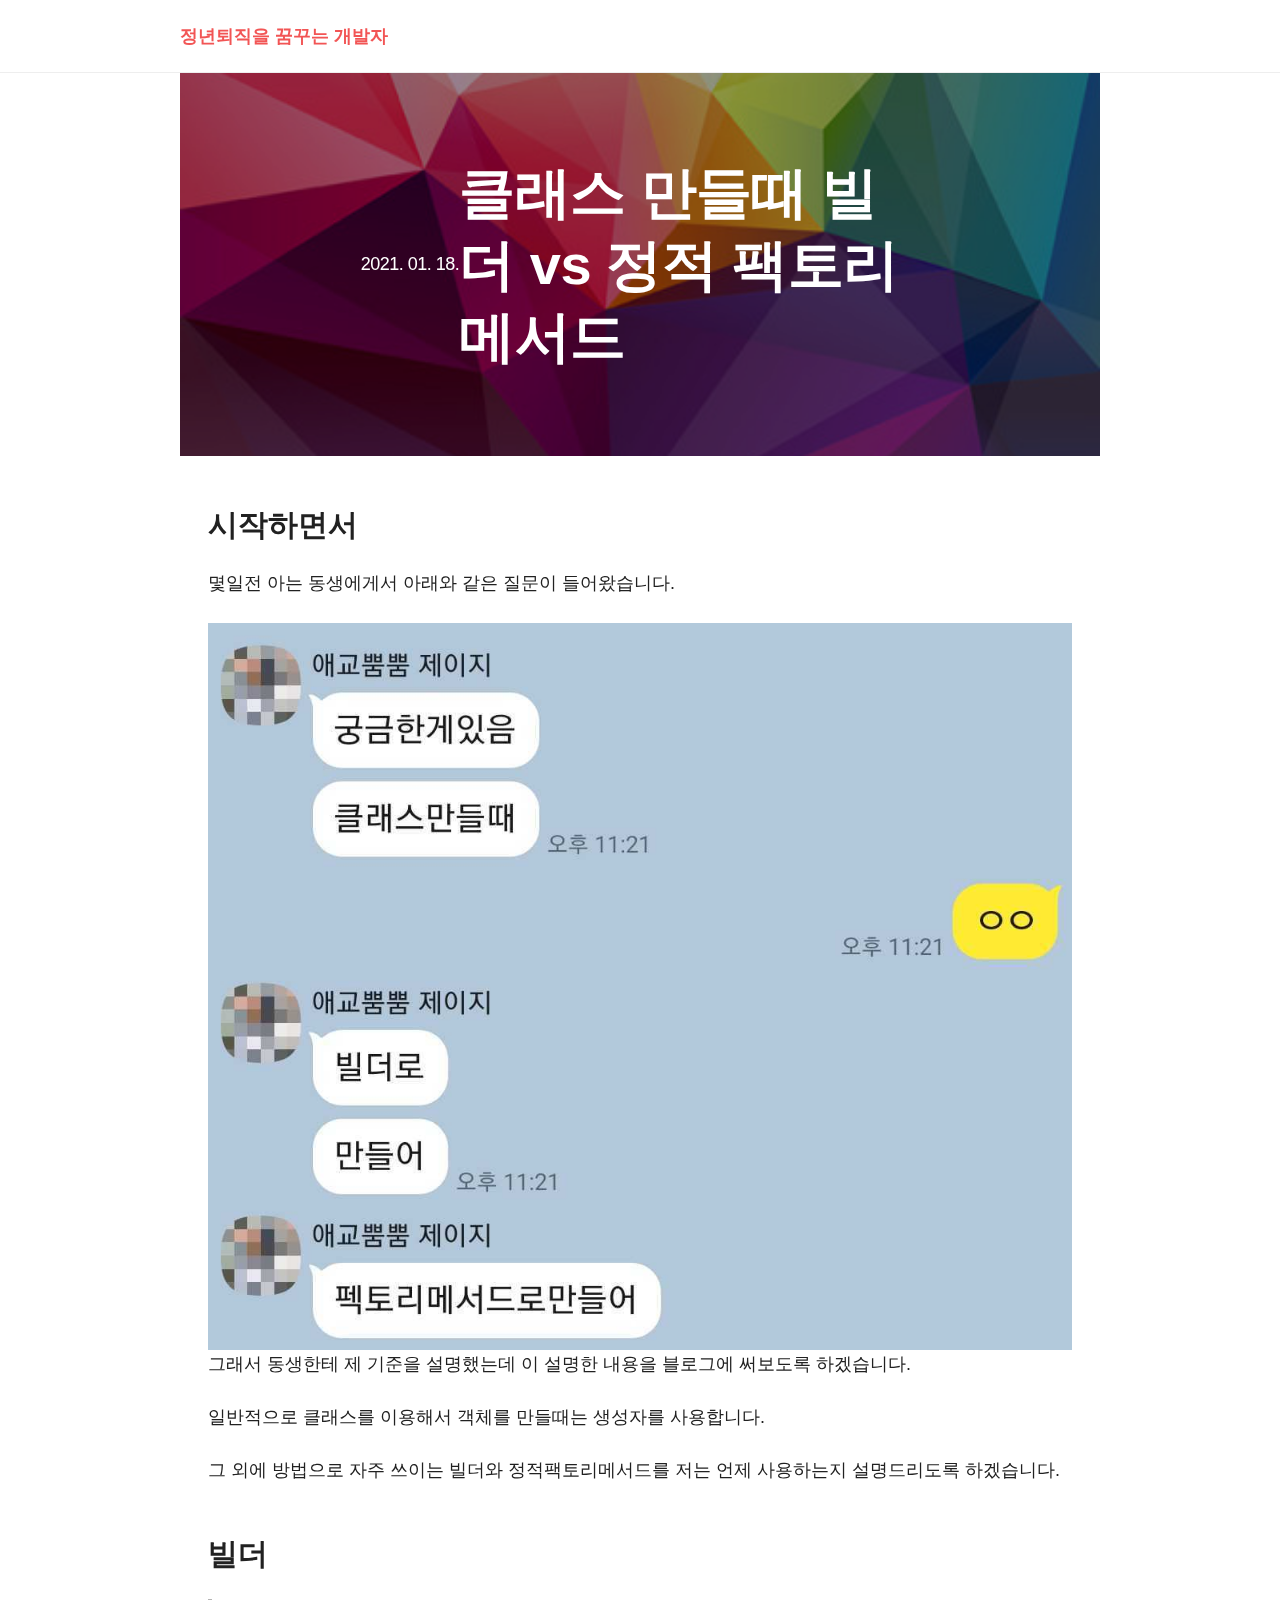
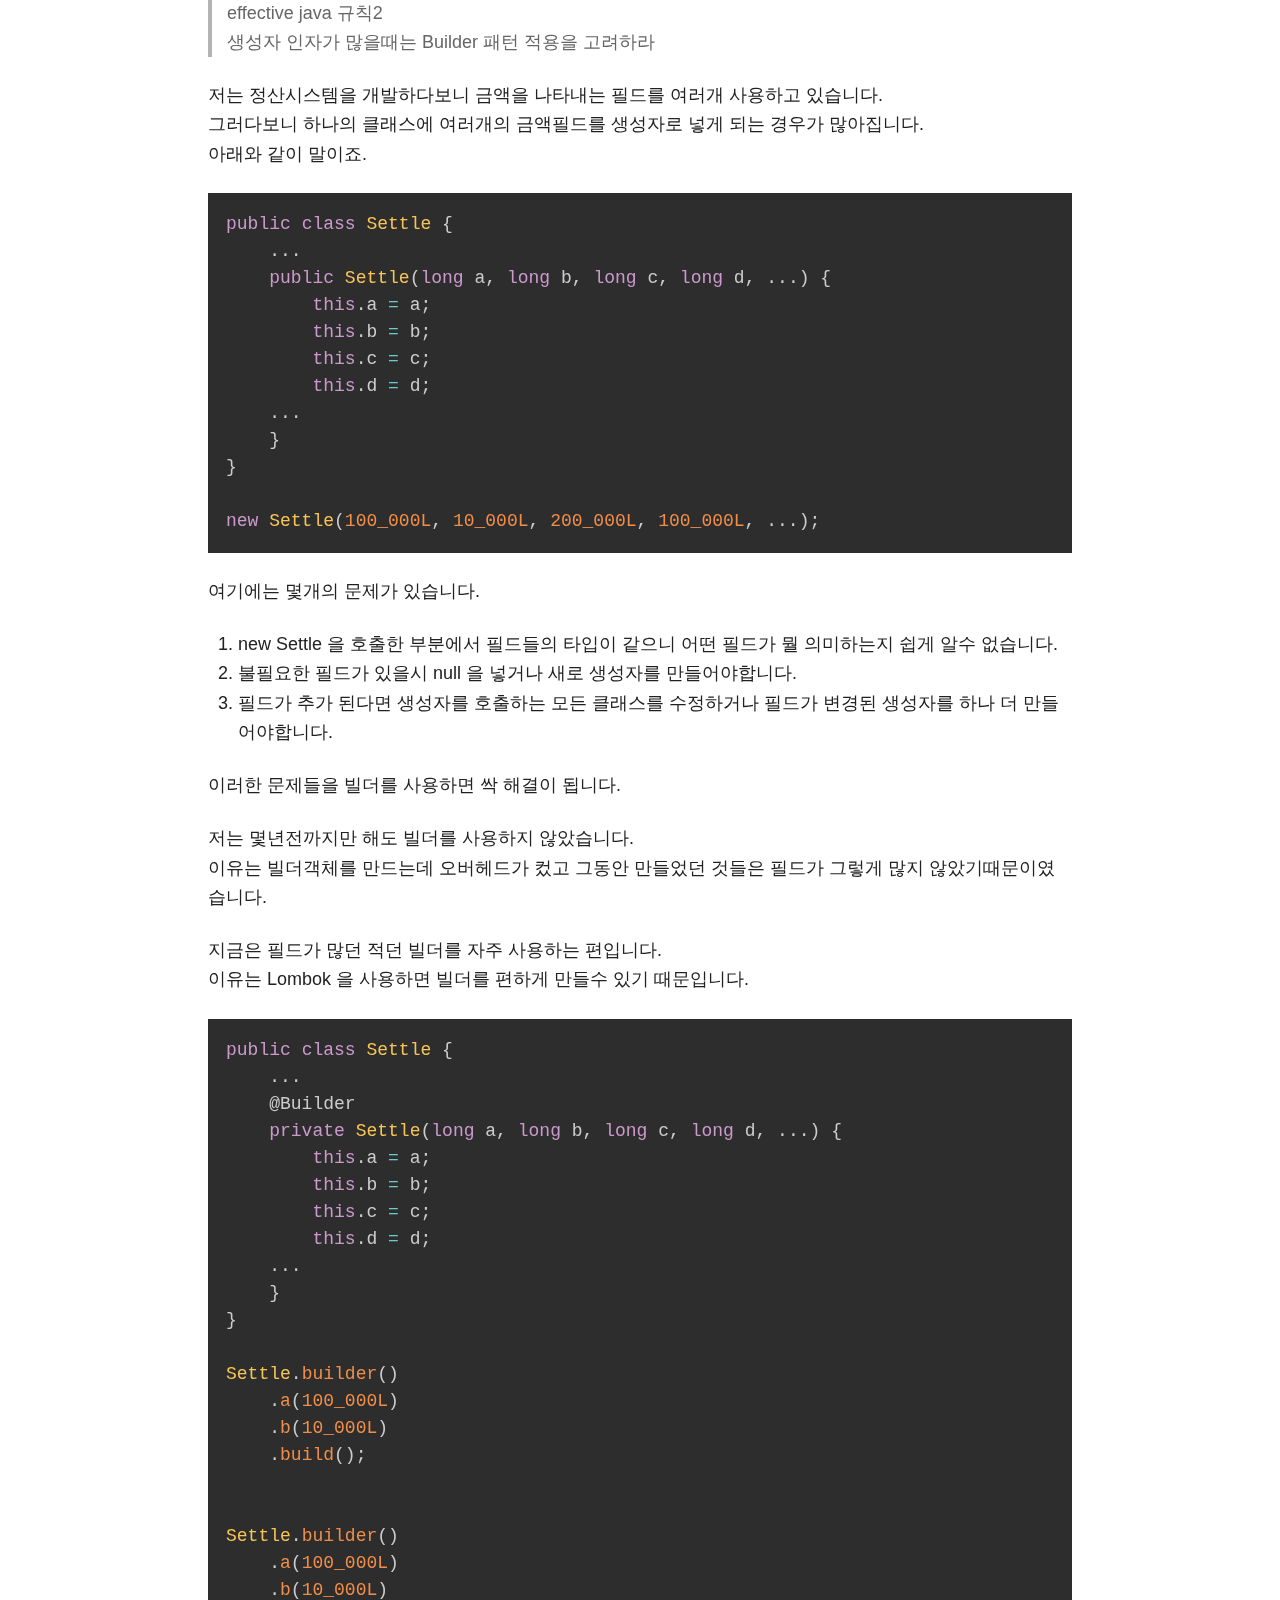
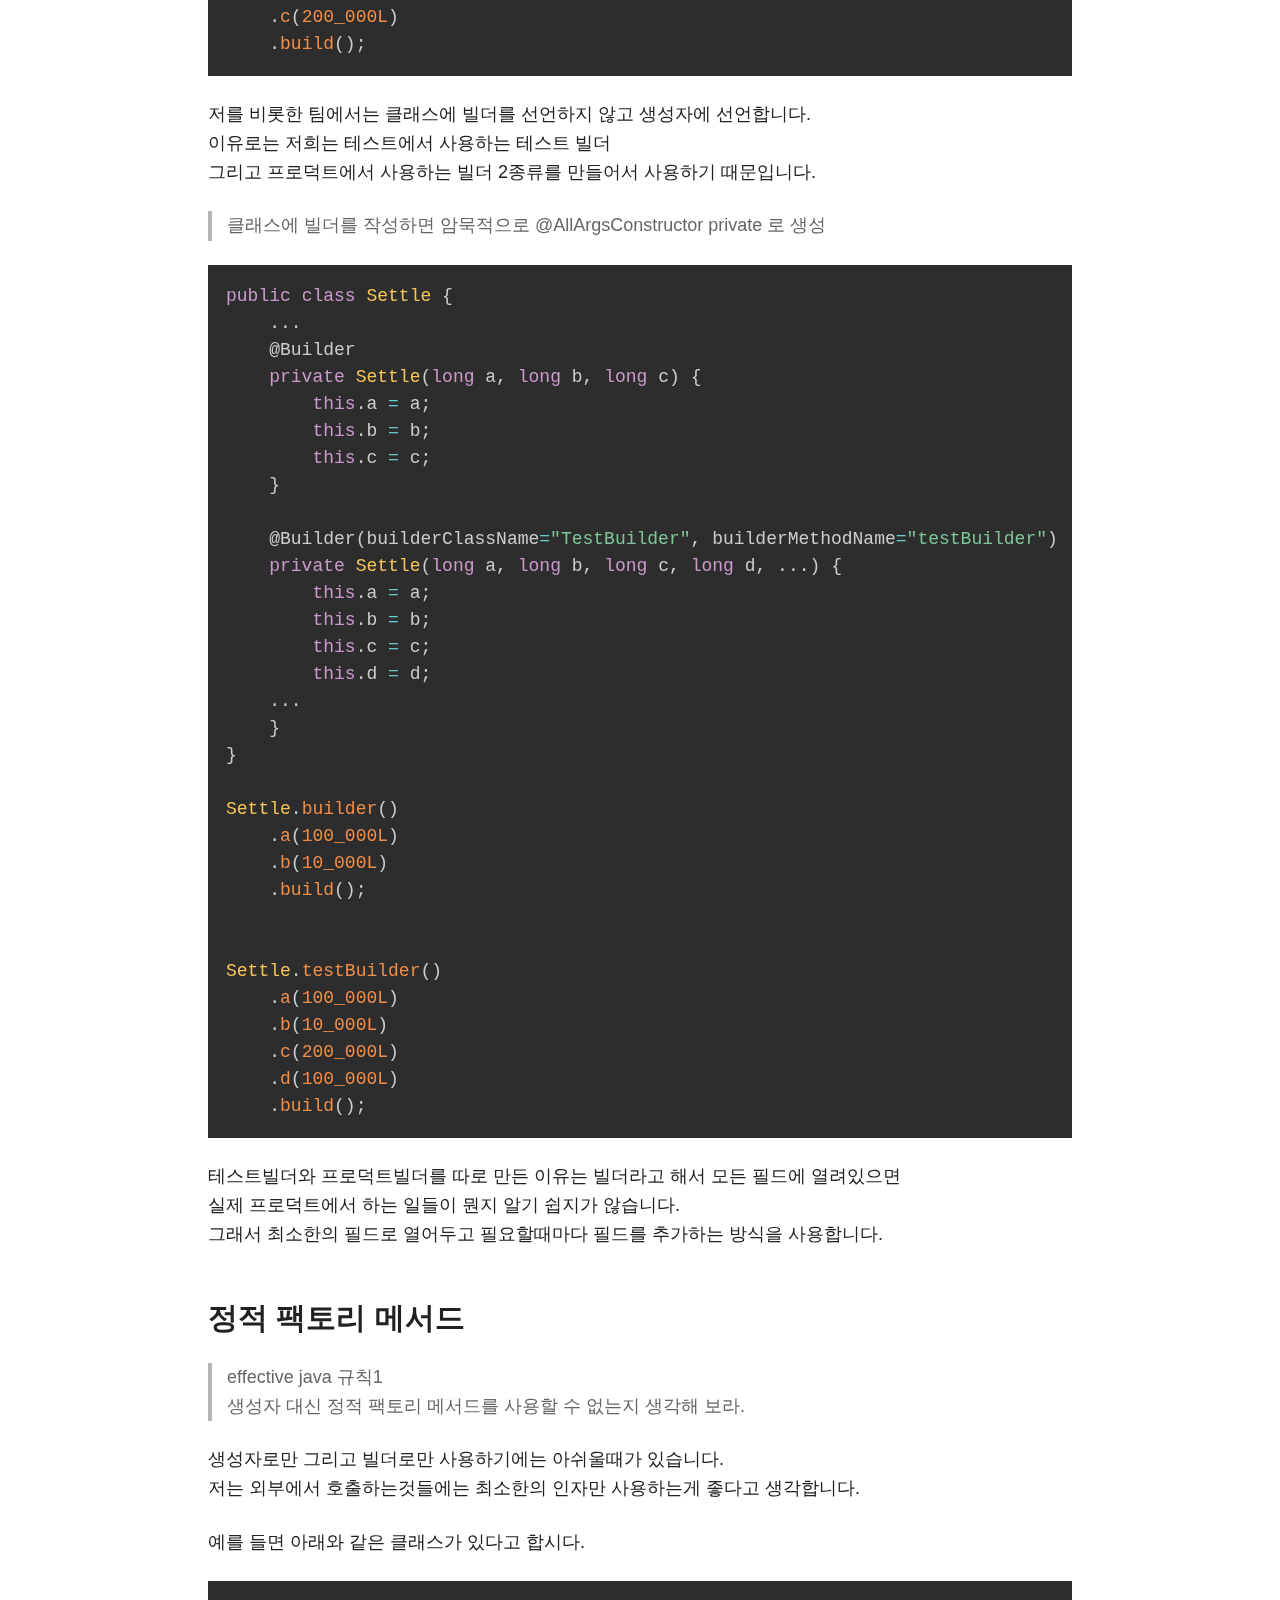
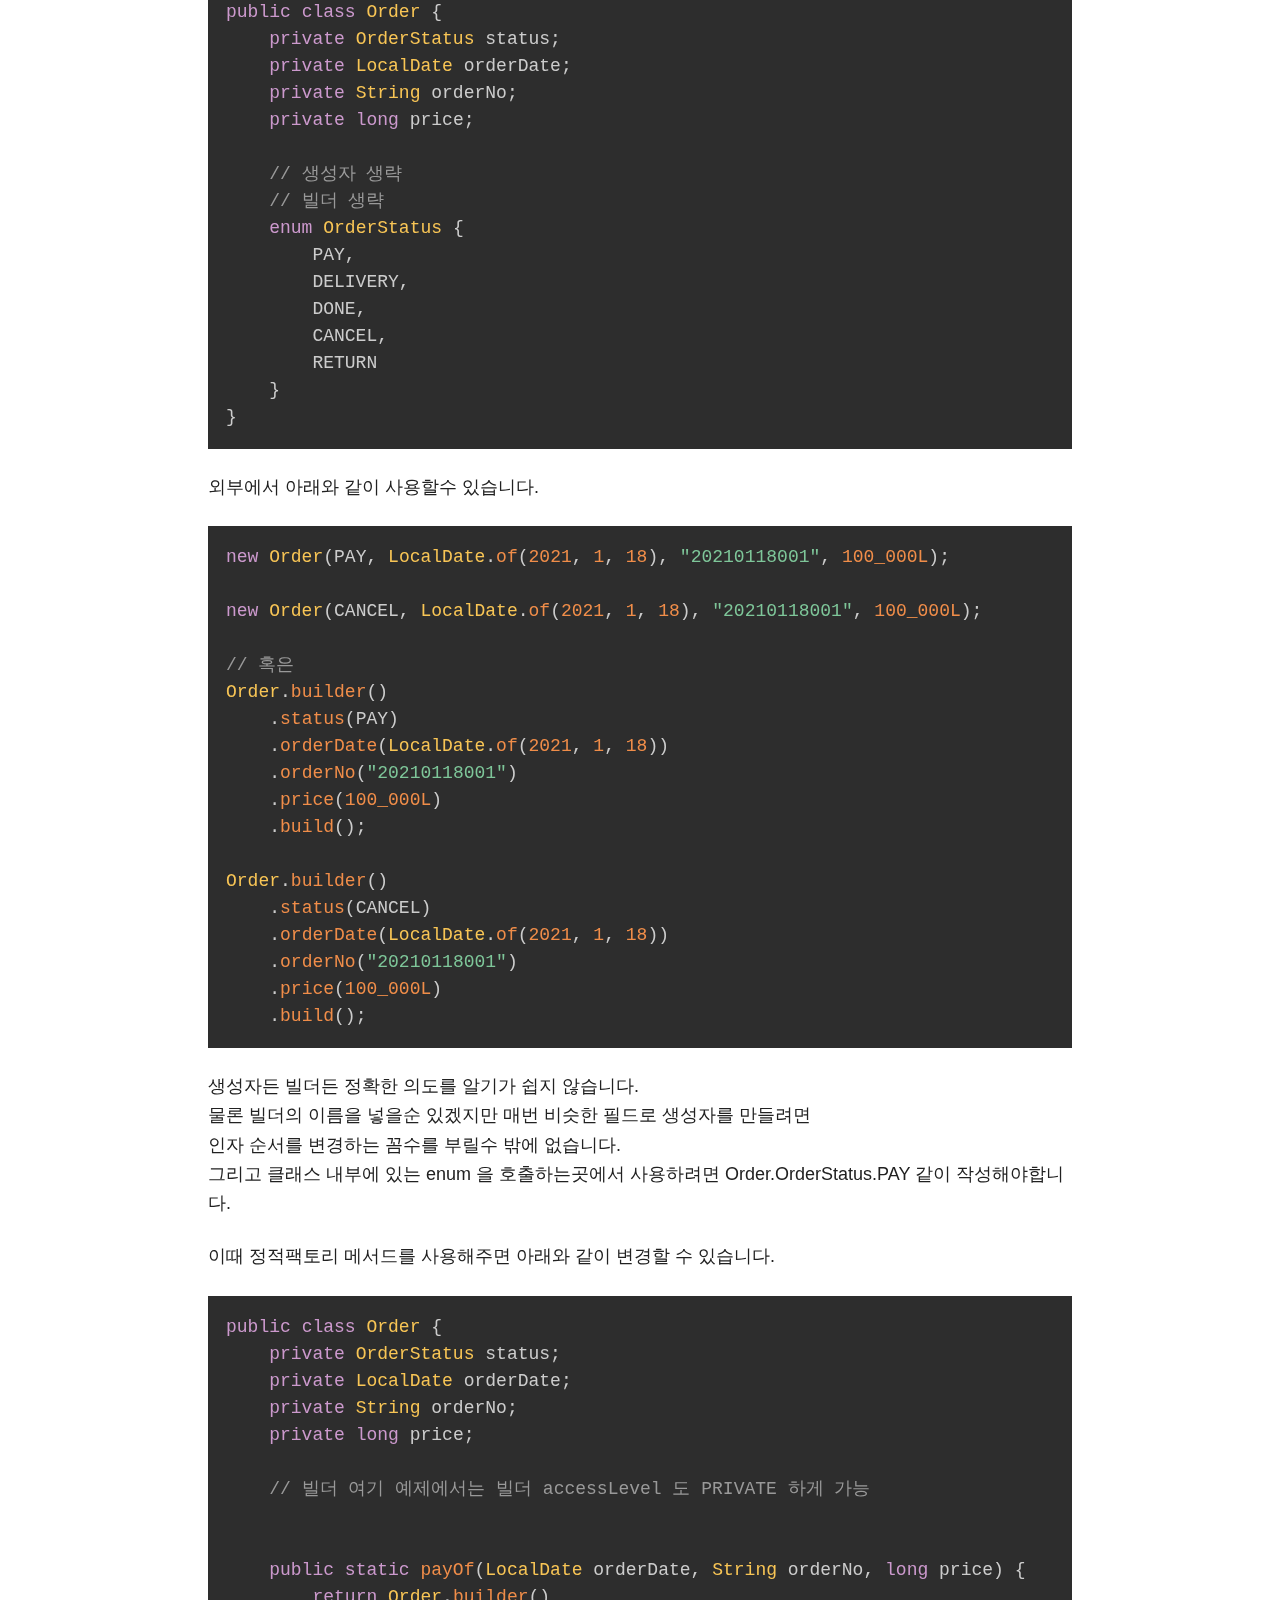
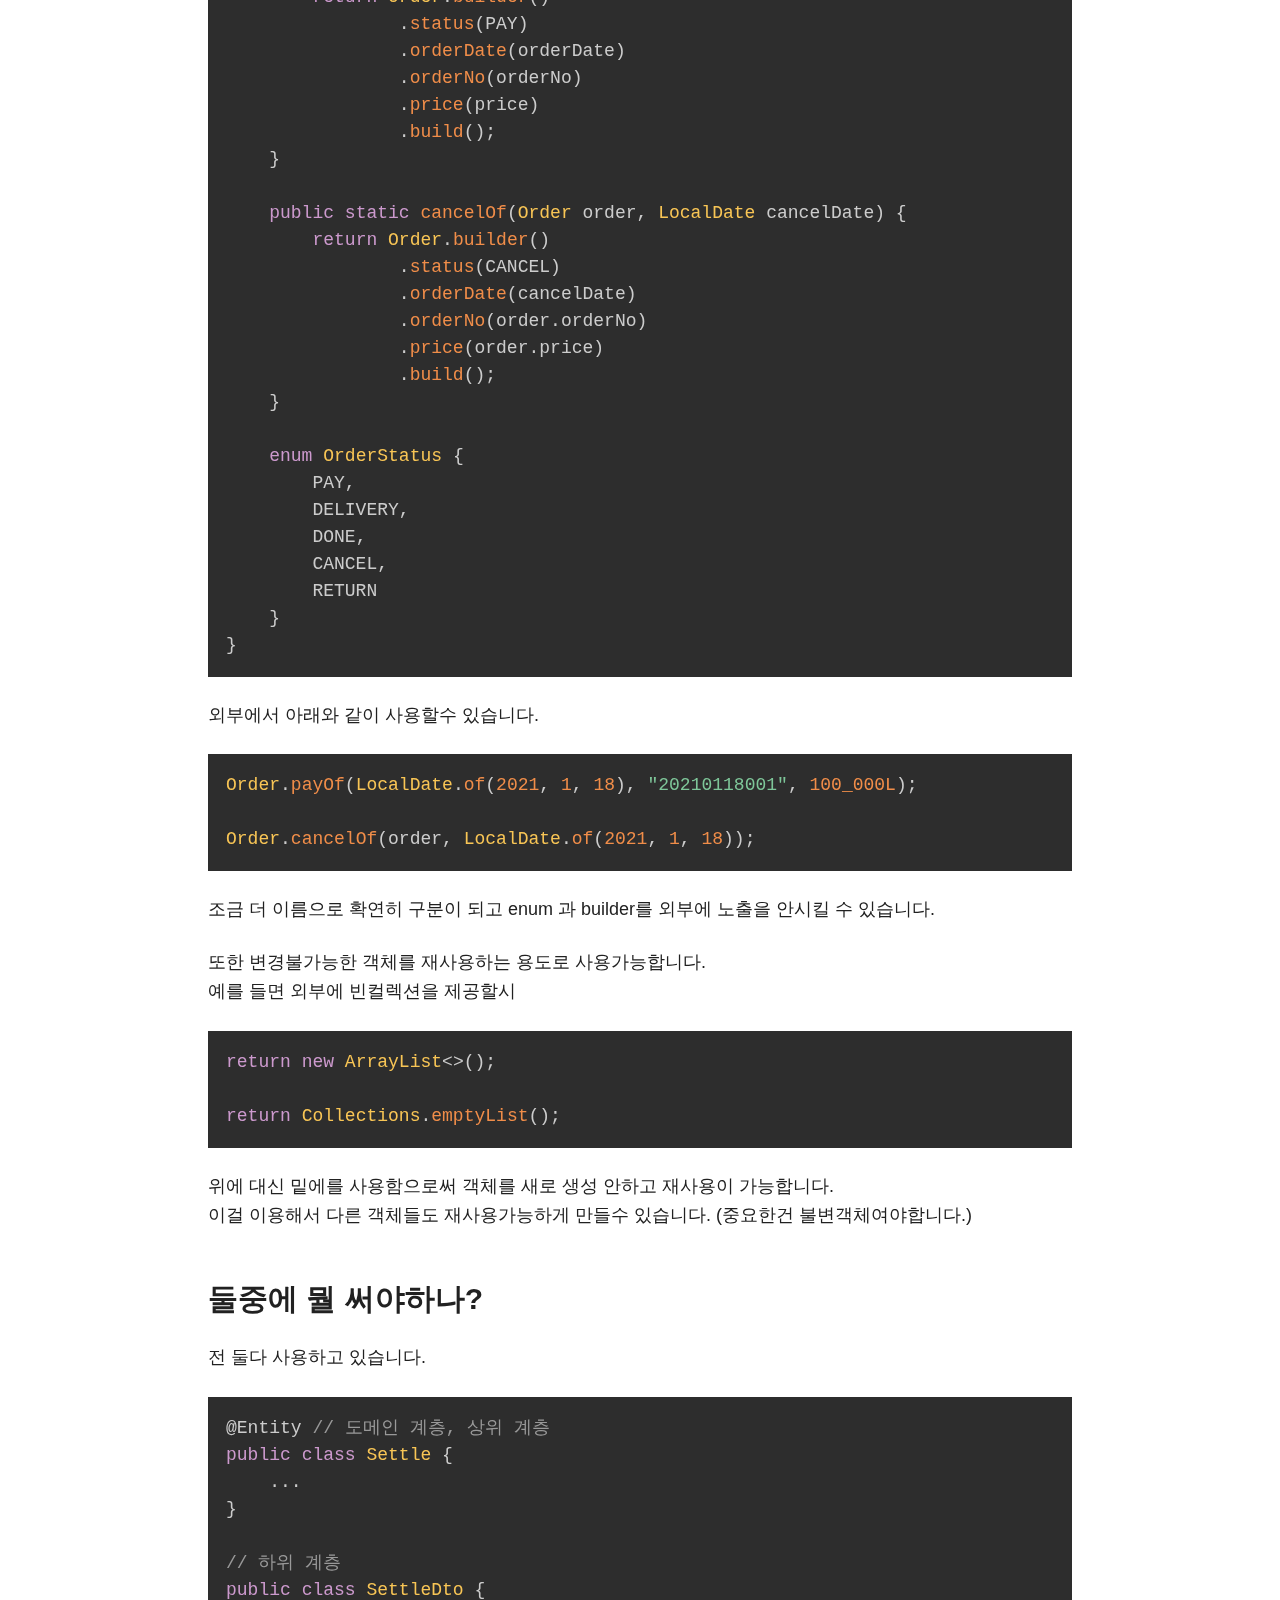
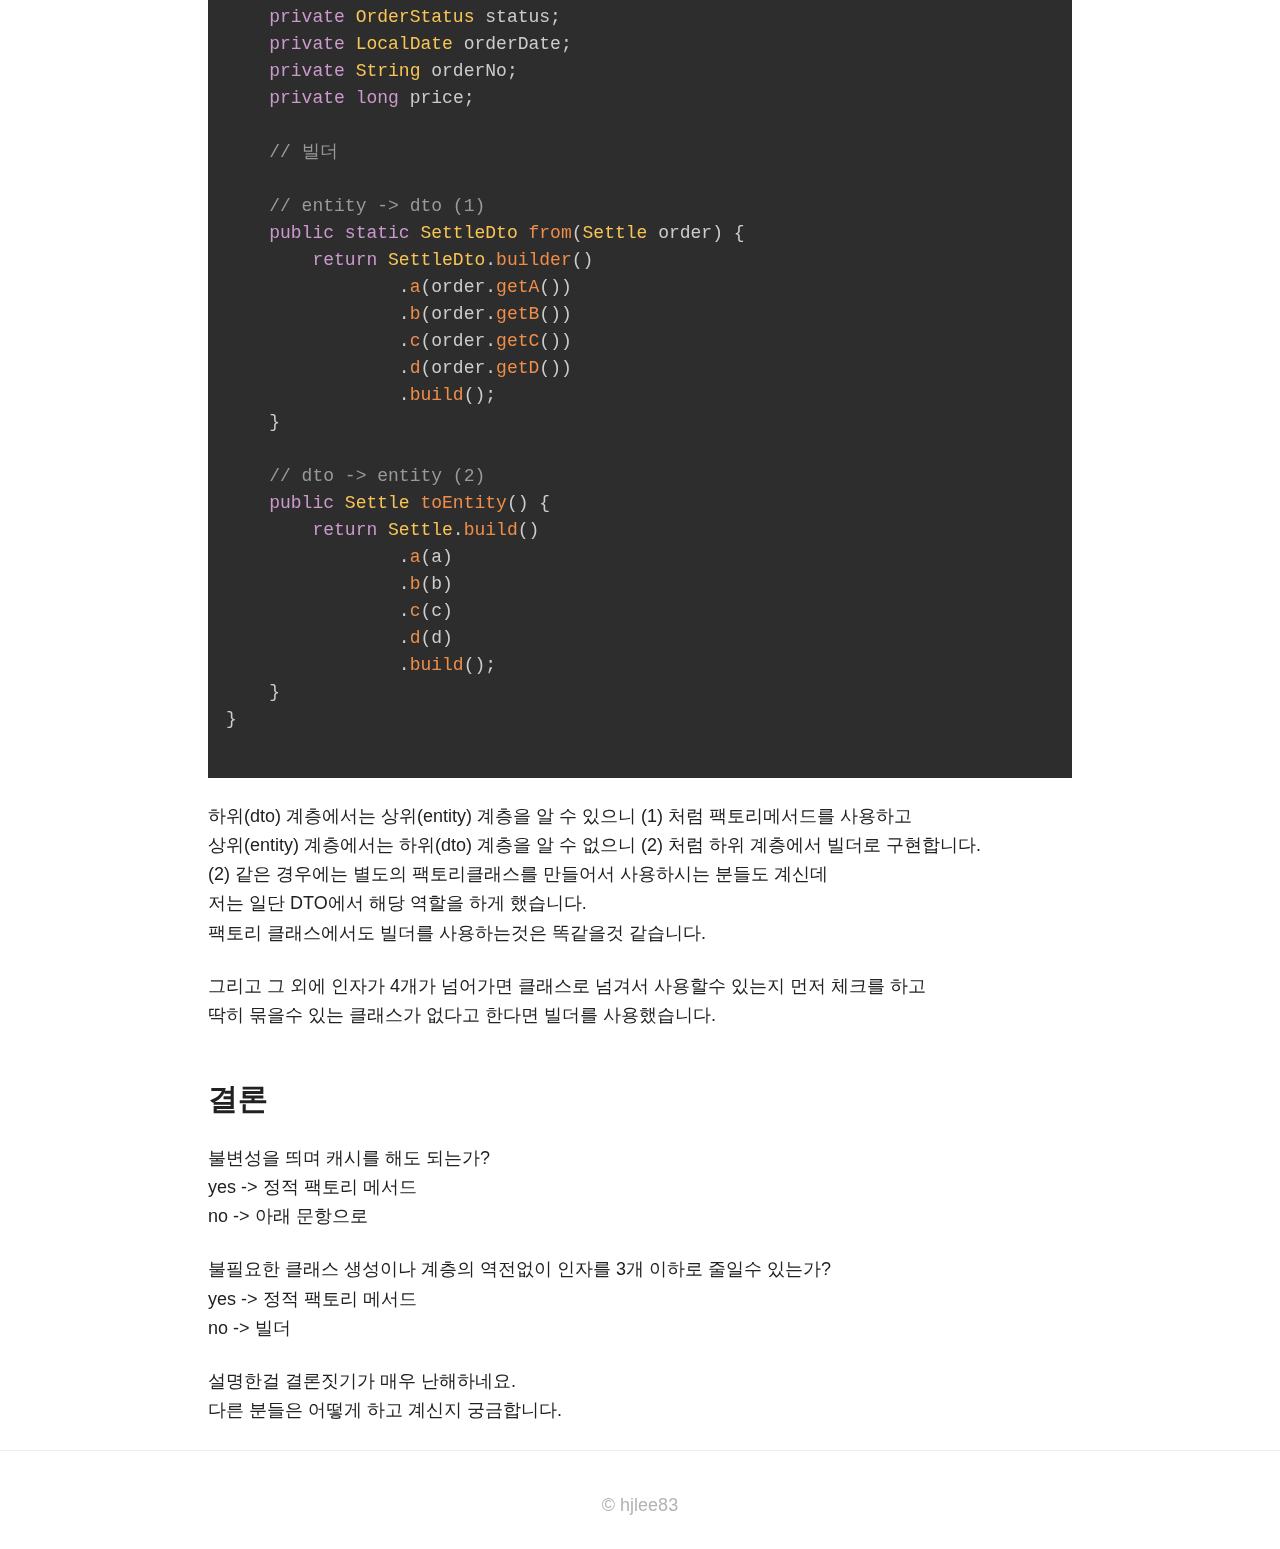
<file: 3.html>
<!DOCTYPE html><html><head><script>
                            (function(w,d,s,l,i){w[l]=w[l]||[];w[l].push({'gtm.start':
new Date().getTime(),event:'gtm.js'});var f=d.getElementsByTagName(s)[0],
j=d.createElement(s),dl=l!='dataLayer'?'&l='+l:'';j.async=true;j.src=
'https://www.googletagmanager.com/gtm.js?id='+i+dl;f.parentNode.insertBefore(j,f);
})(window,document,'script','dataLayer','GTM-N6X882T');
              </script><meta name="viewport" content="width=device-width"/><meta charSet="utf-8"/><link rel="icon" href="/favicon.ico"/><meta name="description" content="기술을 익히고 공유합니다."/><title>클래스 만들때 빌더 vs 정적 팩토리 메서드</title><meta name="next-head-count" content="5"/><link rel="preload" href="/_next/static/css/654792c85b915c123aa8.css" as="style"/><link rel="stylesheet" href="/_next/static/css/654792c85b915c123aa8.css" data-n-g=""/><link rel="preload" href="/_next/static/css/bd0da73fde487548ba65.css" as="style"/><link rel="stylesheet" href="/_next/static/css/bd0da73fde487548ba65.css" data-n-p=""/><noscript data-n-css=""></noscript><link rel="preload" href="/_next/static/chunks/main-99ad68a3f1273cf1678f.js" as="script"/><link rel="preload" href="/_next/static/chunks/webpack-50bee04d1dc61f8adf5b.js" as="script"/><link rel="preload" href="/_next/static/chunks/framework.a6402fb70cc88f6f61b0.js" as="script"/><link rel="preload" href="/_next/static/chunks/commons.7af247b43e14ac66e88e.js" as="script"/><link rel="preload" href="/_next/static/chunks/f658db493258337e4ee0c0d6b56e2d9169f0c93b.dce0124c09b48dc82c4a.js" as="script"/><link rel="preload" href="/_next/static/chunks/pages/_app-b0db3a5d0ee96813b162.js" as="script"/><link rel="preload" href="/_next/static/chunks/pages/%5Bid%5D-45f1c49066badc2e4b36.js" as="script"/></head><body><noscript><iframe src="https://www.googletagmanager.com/ns.html?id=GTM-N6X882T" height="0" width="0" style="display:none;visibility:hidden"></iframe></noscript><div id="__next"><header style="border-bottom:1px solid #eee"><div class="wrapper"><a class="SiteHeader_wrap__1H66r" href="/"><span>정년퇴직을 꿈꾸는 개발자</span></a></div></header><div class="pageContent"><div class="wrapper"><div class="CategoryBanner_wrap__gIxAp"><div class="CategoryBanner_bgItem__1seew"></div><div class="CategoryBanner_dimmed__1zVrT"><div class="CategoryBanner_contentLayout__3RUlu"><div class="CategoryBanner_smallText__ty9Ld">2021. 01. 18.</div><div class="CategoryBanner_text__1mE08">클래스 만들때 빌더 vs 정적 팩토리 메서드</div></div></div></div><section class="content-layout"><div class="PostBody_wrap__24yP1"><div class="PostBody_markdown__2ts2T"><h2>시작하면서</h2>
<p>몇일전 아는 동생에게서 아래와 같은 질문이 들어왔습니다.</p>
<p><img src="/assets/3/img_1.jpg" alt="img">
그래서 동생한테 제 기준을 설명했는데 이 설명한 내용을 블로그에 써보도록 하겠습니다.</p>
<p>일반적으로 클래스를 이용해서 객체를 만들때는 생성자를 사용합니다.</p>
<p>그 외에 방법으로 자주 쓰이는 빌더와 정적팩토리메서드를 저는 언제 사용하는지 설명드리도록 하겠습니다.</p>
<h2>빌더</h2>
<blockquote>
<p>effective java 규칙2<br>
생성자 인자가 많을때는 Builder 패턴 적용을 고려하라</p>
</blockquote>
<p>저는 정산시스템을 개발하다보니 금액을 나타내는 필드를 여러개 사용하고 있습니다.<br>
그러다보니 하나의 클래스에 여러개의 금액필드를 생성자로 넣게 되는 경우가 많아집니다.<br>
아래와 같이 말이죠.</p>
<div class="remark-highlight"><pre class="language-java"><code class="language-java"><span class="token keyword">public</span> <span class="token keyword">class</span> <span class="token class-name">Settle</span> <span class="token punctuation">{</span>
    <span class="token punctuation">.</span><span class="token punctuation">.</span><span class="token punctuation">.</span>
    <span class="token keyword">public</span> <span class="token class-name">Settle</span><span class="token punctuation">(</span><span class="token keyword">long</span> a<span class="token punctuation">,</span> <span class="token keyword">long</span> b<span class="token punctuation">,</span> <span class="token keyword">long</span> c<span class="token punctuation">,</span> <span class="token keyword">long</span> d<span class="token punctuation">,</span> <span class="token punctuation">.</span><span class="token punctuation">.</span><span class="token punctuation">.</span><span class="token punctuation">)</span> <span class="token punctuation">{</span>
        <span class="token keyword">this</span><span class="token punctuation">.</span>a <span class="token operator">=</span> a<span class="token punctuation">;</span>
        <span class="token keyword">this</span><span class="token punctuation">.</span>b <span class="token operator">=</span> b<span class="token punctuation">;</span>
        <span class="token keyword">this</span><span class="token punctuation">.</span>c <span class="token operator">=</span> c<span class="token punctuation">;</span>
        <span class="token keyword">this</span><span class="token punctuation">.</span>d <span class="token operator">=</span> d<span class="token punctuation">;</span>
    <span class="token punctuation">.</span><span class="token punctuation">.</span><span class="token punctuation">.</span>
    <span class="token punctuation">}</span>
<span class="token punctuation">}</span>

<span class="token keyword">new</span> <span class="token class-name">Settle</span><span class="token punctuation">(</span><span class="token number">100_000L</span><span class="token punctuation">,</span> <span class="token number">10_000L</span><span class="token punctuation">,</span> <span class="token number">200_000L</span><span class="token punctuation">,</span> <span class="token number">100_000L</span><span class="token punctuation">,</span> <span class="token punctuation">.</span><span class="token punctuation">.</span><span class="token punctuation">.</span><span class="token punctuation">)</span><span class="token punctuation">;</span>
</code></pre></div>
<p>여기에는 몇개의 문제가 있습니다.</p>
<ol>
<li>new Settle 을 호출한 부분에서 필드들의 타입이 같으니 어떤 필드가 뭘 의미하는지 쉽게 알수 없습니다.</li>
<li>불필요한 필드가 있을시 null 을 넣거나 새로 생성자를 만들어야합니다.</li>
<li>필드가 추가 된다면 생성자를 호출하는 모든 클래스를 수정하거나 필드가 변경된 생성자를 하나 더 만들어야합니다.</li>
</ol>
<p>이러한 문제들을 빌더를 사용하면 싹 해결이 됩니다.</p>
<p>저는 몇년전까지만 해도 빌더를 사용하지 않았습니다.<br>
이유는 빌더객체를 만드는데 오버헤드가 컸고 그동안 만들었던 것들은 필드가 그렇게 많지 않았기때문이였습니다.</p>
<p>지금은 필드가 많던 적던 빌더를 자주 사용하는 편입니다.<br>
이유는 Lombok 을 사용하면 빌더를 편하게 만들수 있기 때문입니다.</p>
<div class="remark-highlight"><pre class="language-java"><code class="language-java"><span class="token keyword">public</span> <span class="token keyword">class</span> <span class="token class-name">Settle</span> <span class="token punctuation">{</span>
    <span class="token punctuation">.</span><span class="token punctuation">.</span><span class="token punctuation">.</span>
    <span class="token annotation punctuation">@Builder</span>
    <span class="token keyword">private</span> <span class="token class-name">Settle</span><span class="token punctuation">(</span><span class="token keyword">long</span> a<span class="token punctuation">,</span> <span class="token keyword">long</span> b<span class="token punctuation">,</span> <span class="token keyword">long</span> c<span class="token punctuation">,</span> <span class="token keyword">long</span> d<span class="token punctuation">,</span> <span class="token punctuation">.</span><span class="token punctuation">.</span><span class="token punctuation">.</span><span class="token punctuation">)</span> <span class="token punctuation">{</span>
        <span class="token keyword">this</span><span class="token punctuation">.</span>a <span class="token operator">=</span> a<span class="token punctuation">;</span>
        <span class="token keyword">this</span><span class="token punctuation">.</span>b <span class="token operator">=</span> b<span class="token punctuation">;</span>
        <span class="token keyword">this</span><span class="token punctuation">.</span>c <span class="token operator">=</span> c<span class="token punctuation">;</span>
        <span class="token keyword">this</span><span class="token punctuation">.</span>d <span class="token operator">=</span> d<span class="token punctuation">;</span>
    <span class="token punctuation">.</span><span class="token punctuation">.</span><span class="token punctuation">.</span>
    <span class="token punctuation">}</span>
<span class="token punctuation">}</span>

<span class="token class-name">Settle</span><span class="token punctuation">.</span><span class="token function">builder</span><span class="token punctuation">(</span><span class="token punctuation">)</span>
    <span class="token punctuation">.</span><span class="token function">a</span><span class="token punctuation">(</span><span class="token number">100_000L</span><span class="token punctuation">)</span>
    <span class="token punctuation">.</span><span class="token function">b</span><span class="token punctuation">(</span><span class="token number">10_000L</span><span class="token punctuation">)</span>
    <span class="token punctuation">.</span><span class="token function">build</span><span class="token punctuation">(</span><span class="token punctuation">)</span><span class="token punctuation">;</span>


<span class="token class-name">Settle</span><span class="token punctuation">.</span><span class="token function">builder</span><span class="token punctuation">(</span><span class="token punctuation">)</span>
    <span class="token punctuation">.</span><span class="token function">a</span><span class="token punctuation">(</span><span class="token number">100_000L</span><span class="token punctuation">)</span>
    <span class="token punctuation">.</span><span class="token function">b</span><span class="token punctuation">(</span><span class="token number">10_000L</span><span class="token punctuation">)</span>
    <span class="token punctuation">.</span><span class="token function">c</span><span class="token punctuation">(</span><span class="token number">200_000L</span><span class="token punctuation">)</span> 
    <span class="token punctuation">.</span><span class="token function">build</span><span class="token punctuation">(</span><span class="token punctuation">)</span><span class="token punctuation">;</span>
</code></pre></div>
<p>저를 비롯한 팀에서는 클래스에 빌더를 선언하지 않고 생성자에 선언합니다.<br>
이유로는 저희는 테스트에서 사용하는 테스트 빌더<br>
그리고 프로덕트에서 사용하는 빌더 2종류를 만들어서 사용하기 때문입니다.</p>
<blockquote>
<p>클래스에 빌더를 작성하면 암묵적으로 @AllArgsConstructor private 로 생성</p>
</blockquote>
<div class="remark-highlight"><pre class="language-java"><code class="language-java"><span class="token keyword">public</span> <span class="token keyword">class</span> <span class="token class-name">Settle</span> <span class="token punctuation">{</span>
    <span class="token punctuation">.</span><span class="token punctuation">.</span><span class="token punctuation">.</span>
    <span class="token annotation punctuation">@Builder</span>
    <span class="token keyword">private</span> <span class="token class-name">Settle</span><span class="token punctuation">(</span><span class="token keyword">long</span> a<span class="token punctuation">,</span> <span class="token keyword">long</span> b<span class="token punctuation">,</span> <span class="token keyword">long</span> c<span class="token punctuation">)</span> <span class="token punctuation">{</span>
        <span class="token keyword">this</span><span class="token punctuation">.</span>a <span class="token operator">=</span> a<span class="token punctuation">;</span>
        <span class="token keyword">this</span><span class="token punctuation">.</span>b <span class="token operator">=</span> b<span class="token punctuation">;</span>
        <span class="token keyword">this</span><span class="token punctuation">.</span>c <span class="token operator">=</span> c<span class="token punctuation">;</span>
    <span class="token punctuation">}</span>
    
    <span class="token annotation punctuation">@Builder</span><span class="token punctuation">(</span>builderClassName<span class="token operator">=</span><span class="token string">"TestBuilder"</span><span class="token punctuation">,</span> builderMethodName<span class="token operator">=</span><span class="token string">"testBuilder"</span><span class="token punctuation">)</span>
    <span class="token keyword">private</span> <span class="token class-name">Settle</span><span class="token punctuation">(</span><span class="token keyword">long</span> a<span class="token punctuation">,</span> <span class="token keyword">long</span> b<span class="token punctuation">,</span> <span class="token keyword">long</span> c<span class="token punctuation">,</span> <span class="token keyword">long</span> d<span class="token punctuation">,</span> <span class="token punctuation">.</span><span class="token punctuation">.</span><span class="token punctuation">.</span><span class="token punctuation">)</span> <span class="token punctuation">{</span>
        <span class="token keyword">this</span><span class="token punctuation">.</span>a <span class="token operator">=</span> a<span class="token punctuation">;</span>
        <span class="token keyword">this</span><span class="token punctuation">.</span>b <span class="token operator">=</span> b<span class="token punctuation">;</span>
        <span class="token keyword">this</span><span class="token punctuation">.</span>c <span class="token operator">=</span> c<span class="token punctuation">;</span>
        <span class="token keyword">this</span><span class="token punctuation">.</span>d <span class="token operator">=</span> d<span class="token punctuation">;</span>
    <span class="token punctuation">.</span><span class="token punctuation">.</span><span class="token punctuation">.</span>
    <span class="token punctuation">}</span>
<span class="token punctuation">}</span>

<span class="token class-name">Settle</span><span class="token punctuation">.</span><span class="token function">builder</span><span class="token punctuation">(</span><span class="token punctuation">)</span>
    <span class="token punctuation">.</span><span class="token function">a</span><span class="token punctuation">(</span><span class="token number">100_000L</span><span class="token punctuation">)</span>
    <span class="token punctuation">.</span><span class="token function">b</span><span class="token punctuation">(</span><span class="token number">10_000L</span><span class="token punctuation">)</span>
    <span class="token punctuation">.</span><span class="token function">build</span><span class="token punctuation">(</span><span class="token punctuation">)</span><span class="token punctuation">;</span>


<span class="token class-name">Settle</span><span class="token punctuation">.</span><span class="token function">testBuilder</span><span class="token punctuation">(</span><span class="token punctuation">)</span>
    <span class="token punctuation">.</span><span class="token function">a</span><span class="token punctuation">(</span><span class="token number">100_000L</span><span class="token punctuation">)</span>
    <span class="token punctuation">.</span><span class="token function">b</span><span class="token punctuation">(</span><span class="token number">10_000L</span><span class="token punctuation">)</span>
    <span class="token punctuation">.</span><span class="token function">c</span><span class="token punctuation">(</span><span class="token number">200_000L</span><span class="token punctuation">)</span>
    <span class="token punctuation">.</span><span class="token function">d</span><span class="token punctuation">(</span><span class="token number">100_000L</span><span class="token punctuation">)</span>
    <span class="token punctuation">.</span><span class="token function">build</span><span class="token punctuation">(</span><span class="token punctuation">)</span><span class="token punctuation">;</span>
</code></pre></div>
<p>테스트빌더와 프로덕트빌더를 따로 만든 이유는 빌더라고 해서 모든 필드에 열려있으면<br>
실제 프로덕트에서 하는 일들이 뭔지 알기 쉽지가 않습니다.<br>
그래서 최소한의 필드로 열어두고 필요할때마다 필드를 추가하는 방식을 사용합니다.</p>
<h2>정적 팩토리 메서드</h2>
<blockquote>
<p>effective java 규칙1<br>
생성자 대신 정적 팩토리 메서드를 사용할 수 없는지 생각해 보라.</p>
</blockquote>
<p>생성자로만 그리고 빌더로만 사용하기에는 아쉬울때가 있습니다.<br>
저는 외부에서 호출하는것들에는 최소한의 인자만 사용하는게 좋다고 생각합니다.</p>
<p>예를 들면 아래와 같은 클래스가 있다고 합시다.</p>
<div class="remark-highlight"><pre class="language-java"><code class="language-java"><span class="token keyword">public</span> <span class="token keyword">class</span> <span class="token class-name">Order</span> <span class="token punctuation">{</span>
    <span class="token keyword">private</span> <span class="token class-name">OrderStatus</span> status<span class="token punctuation">;</span>
    <span class="token keyword">private</span> <span class="token class-name">LocalDate</span> orderDate<span class="token punctuation">;</span>
    <span class="token keyword">private</span> <span class="token class-name">String</span> orderNo<span class="token punctuation">;</span>
    <span class="token keyword">private</span> <span class="token keyword">long</span> price<span class="token punctuation">;</span>
            
    <span class="token comment">// 생성자 생략</span>
    <span class="token comment">// 빌더 생략</span>
    <span class="token keyword">enum</span> <span class="token class-name">OrderStatus</span> <span class="token punctuation">{</span>
        PAY<span class="token punctuation">,</span>
        DELIVERY<span class="token punctuation">,</span>
        DONE<span class="token punctuation">,</span>
        CANCEL<span class="token punctuation">,</span>
        RETURN
    <span class="token punctuation">}</span>
<span class="token punctuation">}</span>
</code></pre></div>
<p>외부에서 아래와 같이 사용할수 있습니다.</p>
<div class="remark-highlight"><pre class="language-java"><code class="language-java"><span class="token keyword">new</span> <span class="token class-name">Order</span><span class="token punctuation">(</span>PAY<span class="token punctuation">,</span> <span class="token class-name">LocalDate</span><span class="token punctuation">.</span><span class="token function">of</span><span class="token punctuation">(</span><span class="token number">2021</span><span class="token punctuation">,</span> <span class="token number">1</span><span class="token punctuation">,</span> <span class="token number">18</span><span class="token punctuation">)</span><span class="token punctuation">,</span> <span class="token string">"20210118001"</span><span class="token punctuation">,</span> <span class="token number">100_000L</span><span class="token punctuation">)</span><span class="token punctuation">;</span>

<span class="token keyword">new</span> <span class="token class-name">Order</span><span class="token punctuation">(</span>CANCEL<span class="token punctuation">,</span> <span class="token class-name">LocalDate</span><span class="token punctuation">.</span><span class="token function">of</span><span class="token punctuation">(</span><span class="token number">2021</span><span class="token punctuation">,</span> <span class="token number">1</span><span class="token punctuation">,</span> <span class="token number">18</span><span class="token punctuation">)</span><span class="token punctuation">,</span> <span class="token string">"20210118001"</span><span class="token punctuation">,</span> <span class="token number">100_000L</span><span class="token punctuation">)</span><span class="token punctuation">;</span>

<span class="token comment">// 혹은</span>
<span class="token class-name">Order</span><span class="token punctuation">.</span><span class="token function">builder</span><span class="token punctuation">(</span><span class="token punctuation">)</span>
    <span class="token punctuation">.</span><span class="token function">status</span><span class="token punctuation">(</span>PAY<span class="token punctuation">)</span>
    <span class="token punctuation">.</span><span class="token function">orderDate</span><span class="token punctuation">(</span><span class="token class-name">LocalDate</span><span class="token punctuation">.</span><span class="token function">of</span><span class="token punctuation">(</span><span class="token number">2021</span><span class="token punctuation">,</span> <span class="token number">1</span><span class="token punctuation">,</span> <span class="token number">18</span><span class="token punctuation">)</span><span class="token punctuation">)</span>
    <span class="token punctuation">.</span><span class="token function">orderNo</span><span class="token punctuation">(</span><span class="token string">"20210118001"</span><span class="token punctuation">)</span>
    <span class="token punctuation">.</span><span class="token function">price</span><span class="token punctuation">(</span><span class="token number">100_000L</span><span class="token punctuation">)</span>
    <span class="token punctuation">.</span><span class="token function">build</span><span class="token punctuation">(</span><span class="token punctuation">)</span><span class="token punctuation">;</span>

<span class="token class-name">Order</span><span class="token punctuation">.</span><span class="token function">builder</span><span class="token punctuation">(</span><span class="token punctuation">)</span>
    <span class="token punctuation">.</span><span class="token function">status</span><span class="token punctuation">(</span>CANCEL<span class="token punctuation">)</span>
    <span class="token punctuation">.</span><span class="token function">orderDate</span><span class="token punctuation">(</span><span class="token class-name">LocalDate</span><span class="token punctuation">.</span><span class="token function">of</span><span class="token punctuation">(</span><span class="token number">2021</span><span class="token punctuation">,</span> <span class="token number">1</span><span class="token punctuation">,</span> <span class="token number">18</span><span class="token punctuation">)</span><span class="token punctuation">)</span>
    <span class="token punctuation">.</span><span class="token function">orderNo</span><span class="token punctuation">(</span><span class="token string">"20210118001"</span><span class="token punctuation">)</span>
    <span class="token punctuation">.</span><span class="token function">price</span><span class="token punctuation">(</span><span class="token number">100_000L</span><span class="token punctuation">)</span>
    <span class="token punctuation">.</span><span class="token function">build</span><span class="token punctuation">(</span><span class="token punctuation">)</span><span class="token punctuation">;</span>
</code></pre></div>
<p>생성자든 빌더든 정확한 의도를 알기가 쉽지 않습니다.<br>
물론 빌더의 이름을 넣을순 있겠지만 매번 비슷한 필드로 생성자를 만들려면<br>
인자 순서를 변경하는 꼼수를 부릴수 밖에 없습니다.<br>
그리고 클래스 내부에 있는 enum 을 호출하는곳에서 사용하려면 Order.OrderStatus.PAY 같이 작성해야합니다.</p>
<p>이때 정적팩토리 메서드를 사용해주면 아래와 같이 변경할 수 있습니다.</p>
<div class="remark-highlight"><pre class="language-java"><code class="language-java"><span class="token keyword">public</span> <span class="token keyword">class</span> <span class="token class-name">Order</span> <span class="token punctuation">{</span>
    <span class="token keyword">private</span> <span class="token class-name">OrderStatus</span> status<span class="token punctuation">;</span>
    <span class="token keyword">private</span> <span class="token class-name">LocalDate</span> orderDate<span class="token punctuation">;</span>
    <span class="token keyword">private</span> <span class="token class-name">String</span> orderNo<span class="token punctuation">;</span>
    <span class="token keyword">private</span> <span class="token keyword">long</span> price<span class="token punctuation">;</span>

    <span class="token comment">// 빌더 여기 예제에서는 빌더 accessLevel 도 PRIVATE 하게 가능</span>
    
    
    <span class="token keyword">public</span> <span class="token keyword">static</span> <span class="token function">payOf</span><span class="token punctuation">(</span><span class="token class-name">LocalDate</span> orderDate<span class="token punctuation">,</span> <span class="token class-name">String</span> orderNo<span class="token punctuation">,</span> <span class="token keyword">long</span> price<span class="token punctuation">)</span> <span class="token punctuation">{</span>
        <span class="token keyword">return</span> <span class="token class-name">Order</span><span class="token punctuation">.</span><span class="token function">builder</span><span class="token punctuation">(</span><span class="token punctuation">)</span>
                <span class="token punctuation">.</span><span class="token function">status</span><span class="token punctuation">(</span>PAY<span class="token punctuation">)</span>
                <span class="token punctuation">.</span><span class="token function">orderDate</span><span class="token punctuation">(</span>orderDate<span class="token punctuation">)</span>
                <span class="token punctuation">.</span><span class="token function">orderNo</span><span class="token punctuation">(</span>orderNo<span class="token punctuation">)</span>
                <span class="token punctuation">.</span><span class="token function">price</span><span class="token punctuation">(</span>price<span class="token punctuation">)</span>
                <span class="token punctuation">.</span><span class="token function">build</span><span class="token punctuation">(</span><span class="token punctuation">)</span><span class="token punctuation">;</span>
    <span class="token punctuation">}</span>
    
    <span class="token keyword">public</span> <span class="token keyword">static</span> <span class="token function">cancelOf</span><span class="token punctuation">(</span><span class="token class-name">Order</span> order<span class="token punctuation">,</span> <span class="token class-name">LocalDate</span> cancelDate<span class="token punctuation">)</span> <span class="token punctuation">{</span>
        <span class="token keyword">return</span> <span class="token class-name">Order</span><span class="token punctuation">.</span><span class="token function">builder</span><span class="token punctuation">(</span><span class="token punctuation">)</span>
                <span class="token punctuation">.</span><span class="token function">status</span><span class="token punctuation">(</span>CANCEL<span class="token punctuation">)</span>
                <span class="token punctuation">.</span><span class="token function">orderDate</span><span class="token punctuation">(</span>cancelDate<span class="token punctuation">)</span>
                <span class="token punctuation">.</span><span class="token function">orderNo</span><span class="token punctuation">(</span>order<span class="token punctuation">.</span>orderNo<span class="token punctuation">)</span>
                <span class="token punctuation">.</span><span class="token function">price</span><span class="token punctuation">(</span>order<span class="token punctuation">.</span>price<span class="token punctuation">)</span>
                <span class="token punctuation">.</span><span class="token function">build</span><span class="token punctuation">(</span><span class="token punctuation">)</span><span class="token punctuation">;</span>
    <span class="token punctuation">}</span>
    
    <span class="token keyword">enum</span> <span class="token class-name">OrderStatus</span> <span class="token punctuation">{</span>
        PAY<span class="token punctuation">,</span>
        DELIVERY<span class="token punctuation">,</span>
        DONE<span class="token punctuation">,</span>
        CANCEL<span class="token punctuation">,</span>
        RETURN
    <span class="token punctuation">}</span>
<span class="token punctuation">}</span>
</code></pre></div>
<p>외부에서 아래와 같이 사용할수 있습니다.</p>
<div class="remark-highlight"><pre class="language-java"><code class="language-java"><span class="token class-name">Order</span><span class="token punctuation">.</span><span class="token function">payOf</span><span class="token punctuation">(</span><span class="token class-name">LocalDate</span><span class="token punctuation">.</span><span class="token function">of</span><span class="token punctuation">(</span><span class="token number">2021</span><span class="token punctuation">,</span> <span class="token number">1</span><span class="token punctuation">,</span> <span class="token number">18</span><span class="token punctuation">)</span><span class="token punctuation">,</span> <span class="token string">"20210118001"</span><span class="token punctuation">,</span> <span class="token number">100_000L</span><span class="token punctuation">)</span><span class="token punctuation">;</span>

<span class="token class-name">Order</span><span class="token punctuation">.</span><span class="token function">cancelOf</span><span class="token punctuation">(</span>order<span class="token punctuation">,</span> <span class="token class-name">LocalDate</span><span class="token punctuation">.</span><span class="token function">of</span><span class="token punctuation">(</span><span class="token number">2021</span><span class="token punctuation">,</span> <span class="token number">1</span><span class="token punctuation">,</span> <span class="token number">18</span><span class="token punctuation">)</span><span class="token punctuation">)</span><span class="token punctuation">;</span>
</code></pre></div>
<p>조금 더 이름으로 확연히 구분이 되고 enum 과 builder를 외부에 노출을 안시킬 수 있습니다.</p>
<p>또한 변경불가능한 객체를 재사용하는 용도로 사용가능합니다.<br>
예를 들면 외부에 빈컬렉션을 제공할시</p>
<div class="remark-highlight"><pre class="language-java"><code class="language-java"><span class="token keyword">return</span> <span class="token keyword">new</span> <span class="token class-name">ArrayList</span><span class="token generics"><span class="token punctuation">&#x3C;</span><span class="token punctuation">></span></span><span class="token punctuation">(</span><span class="token punctuation">)</span><span class="token punctuation">;</span>

<span class="token keyword">return</span> <span class="token class-name">Collections</span><span class="token punctuation">.</span><span class="token function">emptyList</span><span class="token punctuation">(</span><span class="token punctuation">)</span><span class="token punctuation">;</span>
</code></pre></div>
<p>위에 대신 밑에를 사용함으로써 객체를 새로 생성 안하고 재사용이 가능합니다.<br>
이걸 이용해서 다른 객체들도 재사용가능하게 만들수 있습니다. (중요한건 불변객체여야합니다.)</p>
<h2>둘중에 뭘 써야하나?</h2>
<p>전 둘다 사용하고 있습니다.</p>
<div class="remark-highlight"><pre class="language-java"><code class="language-java"><span class="token annotation punctuation">@Entity</span> <span class="token comment">// 도메인 계층, 상위 계층</span>
<span class="token keyword">public</span> <span class="token keyword">class</span> <span class="token class-name">Settle</span> <span class="token punctuation">{</span>
    <span class="token punctuation">.</span><span class="token punctuation">.</span><span class="token punctuation">.</span>
<span class="token punctuation">}</span>

<span class="token comment">// 하위 계층</span>
<span class="token keyword">public</span> <span class="token keyword">class</span> <span class="token class-name">SettleDto</span> <span class="token punctuation">{</span>
    <span class="token keyword">private</span> <span class="token class-name">OrderStatus</span> status<span class="token punctuation">;</span>
    <span class="token keyword">private</span> <span class="token class-name">LocalDate</span> orderDate<span class="token punctuation">;</span>
    <span class="token keyword">private</span> <span class="token class-name">String</span> orderNo<span class="token punctuation">;</span>
    <span class="token keyword">private</span> <span class="token keyword">long</span> price<span class="token punctuation">;</span>

    <span class="token comment">// 빌더</span>
    
    <span class="token comment">// entity -> dto (1)</span>
    <span class="token keyword">public</span> <span class="token keyword">static</span> <span class="token class-name">SettleDto</span> <span class="token function">from</span><span class="token punctuation">(</span><span class="token class-name">Settle</span> order<span class="token punctuation">)</span> <span class="token punctuation">{</span>
        <span class="token keyword">return</span> <span class="token class-name">SettleDto</span><span class="token punctuation">.</span><span class="token function">builder</span><span class="token punctuation">(</span><span class="token punctuation">)</span>
                <span class="token punctuation">.</span><span class="token function">a</span><span class="token punctuation">(</span>order<span class="token punctuation">.</span><span class="token function">getA</span><span class="token punctuation">(</span><span class="token punctuation">)</span><span class="token punctuation">)</span>
                <span class="token punctuation">.</span><span class="token function">b</span><span class="token punctuation">(</span>order<span class="token punctuation">.</span><span class="token function">getB</span><span class="token punctuation">(</span><span class="token punctuation">)</span><span class="token punctuation">)</span>
                <span class="token punctuation">.</span><span class="token function">c</span><span class="token punctuation">(</span>order<span class="token punctuation">.</span><span class="token function">getC</span><span class="token punctuation">(</span><span class="token punctuation">)</span><span class="token punctuation">)</span>
                <span class="token punctuation">.</span><span class="token function">d</span><span class="token punctuation">(</span>order<span class="token punctuation">.</span><span class="token function">getD</span><span class="token punctuation">(</span><span class="token punctuation">)</span><span class="token punctuation">)</span>
                <span class="token punctuation">.</span><span class="token function">build</span><span class="token punctuation">(</span><span class="token punctuation">)</span><span class="token punctuation">;</span>
    <span class="token punctuation">}</span>
 
    <span class="token comment">// dto -> entity (2)</span>
    <span class="token keyword">public</span> <span class="token class-name">Settle</span> <span class="token function">toEntity</span><span class="token punctuation">(</span><span class="token punctuation">)</span> <span class="token punctuation">{</span>
        <span class="token keyword">return</span> <span class="token class-name">Settle</span><span class="token punctuation">.</span><span class="token function">build</span><span class="token punctuation">(</span><span class="token punctuation">)</span>
                <span class="token punctuation">.</span><span class="token function">a</span><span class="token punctuation">(</span>a<span class="token punctuation">)</span>
                <span class="token punctuation">.</span><span class="token function">b</span><span class="token punctuation">(</span>b<span class="token punctuation">)</span>
                <span class="token punctuation">.</span><span class="token function">c</span><span class="token punctuation">(</span>c<span class="token punctuation">)</span>
                <span class="token punctuation">.</span><span class="token function">d</span><span class="token punctuation">(</span>d<span class="token punctuation">)</span>
                <span class="token punctuation">.</span><span class="token function">build</span><span class="token punctuation">(</span><span class="token punctuation">)</span><span class="token punctuation">;</span>
    <span class="token punctuation">}</span>
<span class="token punctuation">}</span>

</code></pre></div>
<p>하위(dto) 계층에서는 상위(entity) 계층을 알 수 있으니 (1) 처럼 팩토리메서드를 사용하고<br>
상위(entity) 계층에서는 하위(dto) 계층을 알 수 없으니 (2) 처럼 하위 계층에서 빌더로 구현합니다.<br>
(2) 같은 경우에는 별도의 팩토리클래스를 만들어서 사용하시는 분들도 계신데<br>
저는 일단 DTO에서 해당 역할을 하게 했습니다.<br>
팩토리 클래스에서도 빌더를 사용하는것은 똑같을것 같습니다.</p>
<p>그리고 그 외에 인자가 4개가 넘어가면 클래스로 넘겨서 사용할수 있는지 먼저 체크를 하고<br>
딱히 묶을수 있는 클래스가 없다고 한다면 빌더를 사용했습니다.</p>
<h2>결론</h2>
<p>불변성을 띄며 캐시를 해도 되는가?<br>
yes -> 정적 팩토리 메서드<br>
no -> 아래 문항으로</p>
<p>불필요한 클래스 생성이나 계층의 역전없이 인자를 3개 이하로 줄일수 있는가?<br>
yes -> 정적 팩토리 메서드<br>
no -> 빌더</p>
<p>설명한걸 결론짓기가 매우 난해하네요.<br>
다른 분들은 어떻게 하고 계신지 궁금합니다.</p>
</div></div></section></div></div><footer class="SiteFooter_siteFooter__1mQRw"><div class="wrapper">© hjlee83</div></footer></div><script id="__NEXT_DATA__" type="application/json">{"props":{"pageProps":{"post":{"id":"3","title":"클래스 만들때 빌더 vs 정적 팩토리 메서드","description":"클래스를 만들떄 빌더와 정적 팩토리 메서드 어떤걸 사용하시나요? 제 생각을 얘기해보겠습니다.","date":"2021. 01. 18.","category":["Java","Lombok"],"content":"\u003ch2\u003e시작하면서\u003c/h2\u003e\n\u003cp\u003e몇일전 아는 동생에게서 아래와 같은 질문이 들어왔습니다.\u003c/p\u003e\n\u003cp\u003e\u003cimg src=\"/assets/3/img_1.jpg\" alt=\"img\"\u003e\n그래서 동생한테 제 기준을 설명했는데 이 설명한 내용을 블로그에 써보도록 하겠습니다.\u003c/p\u003e\n\u003cp\u003e일반적으로 클래스를 이용해서 객체를 만들때는 생성자를 사용합니다.\u003c/p\u003e\n\u003cp\u003e그 외에 방법으로 자주 쓰이는 빌더와 정적팩토리메서드를 저는 언제 사용하는지 설명드리도록 하겠습니다.\u003c/p\u003e\n\u003ch2\u003e빌더\u003c/h2\u003e\n\u003cblockquote\u003e\n\u003cp\u003eeffective java 규칙2\u003cbr\u003e\n생성자 인자가 많을때는 Builder 패턴 적용을 고려하라\u003c/p\u003e\n\u003c/blockquote\u003e\n\u003cp\u003e저는 정산시스템을 개발하다보니 금액을 나타내는 필드를 여러개 사용하고 있습니다.\u003cbr\u003e\n그러다보니 하나의 클래스에 여러개의 금액필드를 생성자로 넣게 되는 경우가 많아집니다.\u003cbr\u003e\n아래와 같이 말이죠.\u003c/p\u003e\n\u003cdiv class=\"remark-highlight\"\u003e\u003cpre class=\"language-java\"\u003e\u003ccode class=\"language-java\"\u003e\u003cspan class=\"token keyword\"\u003epublic\u003c/span\u003e \u003cspan class=\"token keyword\"\u003eclass\u003c/span\u003e \u003cspan class=\"token class-name\"\u003eSettle\u003c/span\u003e \u003cspan class=\"token punctuation\"\u003e{\u003c/span\u003e\n    \u003cspan class=\"token punctuation\"\u003e.\u003c/span\u003e\u003cspan class=\"token punctuation\"\u003e.\u003c/span\u003e\u003cspan class=\"token punctuation\"\u003e.\u003c/span\u003e\n    \u003cspan class=\"token keyword\"\u003epublic\u003c/span\u003e \u003cspan class=\"token class-name\"\u003eSettle\u003c/span\u003e\u003cspan class=\"token punctuation\"\u003e(\u003c/span\u003e\u003cspan class=\"token keyword\"\u003elong\u003c/span\u003e a\u003cspan class=\"token punctuation\"\u003e,\u003c/span\u003e \u003cspan class=\"token keyword\"\u003elong\u003c/span\u003e b\u003cspan class=\"token punctuation\"\u003e,\u003c/span\u003e \u003cspan class=\"token keyword\"\u003elong\u003c/span\u003e c\u003cspan class=\"token punctuation\"\u003e,\u003c/span\u003e \u003cspan class=\"token keyword\"\u003elong\u003c/span\u003e d\u003cspan class=\"token punctuation\"\u003e,\u003c/span\u003e \u003cspan class=\"token punctuation\"\u003e.\u003c/span\u003e\u003cspan class=\"token punctuation\"\u003e.\u003c/span\u003e\u003cspan class=\"token punctuation\"\u003e.\u003c/span\u003e\u003cspan class=\"token punctuation\"\u003e)\u003c/span\u003e \u003cspan class=\"token punctuation\"\u003e{\u003c/span\u003e\n        \u003cspan class=\"token keyword\"\u003ethis\u003c/span\u003e\u003cspan class=\"token punctuation\"\u003e.\u003c/span\u003ea \u003cspan class=\"token operator\"\u003e=\u003c/span\u003e a\u003cspan class=\"token punctuation\"\u003e;\u003c/span\u003e\n        \u003cspan class=\"token keyword\"\u003ethis\u003c/span\u003e\u003cspan class=\"token punctuation\"\u003e.\u003c/span\u003eb \u003cspan class=\"token operator\"\u003e=\u003c/span\u003e b\u003cspan class=\"token punctuation\"\u003e;\u003c/span\u003e\n        \u003cspan class=\"token keyword\"\u003ethis\u003c/span\u003e\u003cspan class=\"token punctuation\"\u003e.\u003c/span\u003ec \u003cspan class=\"token operator\"\u003e=\u003c/span\u003e c\u003cspan class=\"token punctuation\"\u003e;\u003c/span\u003e\n        \u003cspan class=\"token keyword\"\u003ethis\u003c/span\u003e\u003cspan class=\"token punctuation\"\u003e.\u003c/span\u003ed \u003cspan class=\"token operator\"\u003e=\u003c/span\u003e d\u003cspan class=\"token punctuation\"\u003e;\u003c/span\u003e\n    \u003cspan class=\"token punctuation\"\u003e.\u003c/span\u003e\u003cspan class=\"token punctuation\"\u003e.\u003c/span\u003e\u003cspan class=\"token punctuation\"\u003e.\u003c/span\u003e\n    \u003cspan class=\"token punctuation\"\u003e}\u003c/span\u003e\n\u003cspan class=\"token punctuation\"\u003e}\u003c/span\u003e\n\n\u003cspan class=\"token keyword\"\u003enew\u003c/span\u003e \u003cspan class=\"token class-name\"\u003eSettle\u003c/span\u003e\u003cspan class=\"token punctuation\"\u003e(\u003c/span\u003e\u003cspan class=\"token number\"\u003e100_000L\u003c/span\u003e\u003cspan class=\"token punctuation\"\u003e,\u003c/span\u003e \u003cspan class=\"token number\"\u003e10_000L\u003c/span\u003e\u003cspan class=\"token punctuation\"\u003e,\u003c/span\u003e \u003cspan class=\"token number\"\u003e200_000L\u003c/span\u003e\u003cspan class=\"token punctuation\"\u003e,\u003c/span\u003e \u003cspan class=\"token number\"\u003e100_000L\u003c/span\u003e\u003cspan class=\"token punctuation\"\u003e,\u003c/span\u003e \u003cspan class=\"token punctuation\"\u003e.\u003c/span\u003e\u003cspan class=\"token punctuation\"\u003e.\u003c/span\u003e\u003cspan class=\"token punctuation\"\u003e.\u003c/span\u003e\u003cspan class=\"token punctuation\"\u003e)\u003c/span\u003e\u003cspan class=\"token punctuation\"\u003e;\u003c/span\u003e\n\u003c/code\u003e\u003c/pre\u003e\u003c/div\u003e\n\u003cp\u003e여기에는 몇개의 문제가 있습니다.\u003c/p\u003e\n\u003col\u003e\n\u003cli\u003enew Settle 을 호출한 부분에서 필드들의 타입이 같으니 어떤 필드가 뭘 의미하는지 쉽게 알수 없습니다.\u003c/li\u003e\n\u003cli\u003e불필요한 필드가 있을시 null 을 넣거나 새로 생성자를 만들어야합니다.\u003c/li\u003e\n\u003cli\u003e필드가 추가 된다면 생성자를 호출하는 모든 클래스를 수정하거나 필드가 변경된 생성자를 하나 더 만들어야합니다.\u003c/li\u003e\n\u003c/ol\u003e\n\u003cp\u003e이러한 문제들을 빌더를 사용하면 싹 해결이 됩니다.\u003c/p\u003e\n\u003cp\u003e저는 몇년전까지만 해도 빌더를 사용하지 않았습니다.\u003cbr\u003e\n이유는 빌더객체를 만드는데 오버헤드가 컸고 그동안 만들었던 것들은 필드가 그렇게 많지 않았기때문이였습니다.\u003c/p\u003e\n\u003cp\u003e지금은 필드가 많던 적던 빌더를 자주 사용하는 편입니다.\u003cbr\u003e\n이유는 Lombok 을 사용하면 빌더를 편하게 만들수 있기 때문입니다.\u003c/p\u003e\n\u003cdiv class=\"remark-highlight\"\u003e\u003cpre class=\"language-java\"\u003e\u003ccode class=\"language-java\"\u003e\u003cspan class=\"token keyword\"\u003epublic\u003c/span\u003e \u003cspan class=\"token keyword\"\u003eclass\u003c/span\u003e \u003cspan class=\"token class-name\"\u003eSettle\u003c/span\u003e \u003cspan class=\"token punctuation\"\u003e{\u003c/span\u003e\n    \u003cspan class=\"token punctuation\"\u003e.\u003c/span\u003e\u003cspan class=\"token punctuation\"\u003e.\u003c/span\u003e\u003cspan class=\"token punctuation\"\u003e.\u003c/span\u003e\n    \u003cspan class=\"token annotation punctuation\"\u003e@Builder\u003c/span\u003e\n    \u003cspan class=\"token keyword\"\u003eprivate\u003c/span\u003e \u003cspan class=\"token class-name\"\u003eSettle\u003c/span\u003e\u003cspan class=\"token punctuation\"\u003e(\u003c/span\u003e\u003cspan class=\"token keyword\"\u003elong\u003c/span\u003e a\u003cspan class=\"token punctuation\"\u003e,\u003c/span\u003e \u003cspan class=\"token keyword\"\u003elong\u003c/span\u003e b\u003cspan class=\"token punctuation\"\u003e,\u003c/span\u003e \u003cspan class=\"token keyword\"\u003elong\u003c/span\u003e c\u003cspan class=\"token punctuation\"\u003e,\u003c/span\u003e \u003cspan class=\"token keyword\"\u003elong\u003c/span\u003e d\u003cspan class=\"token punctuation\"\u003e,\u003c/span\u003e \u003cspan class=\"token punctuation\"\u003e.\u003c/span\u003e\u003cspan class=\"token punctuation\"\u003e.\u003c/span\u003e\u003cspan class=\"token punctuation\"\u003e.\u003c/span\u003e\u003cspan class=\"token punctuation\"\u003e)\u003c/span\u003e \u003cspan class=\"token punctuation\"\u003e{\u003c/span\u003e\n        \u003cspan class=\"token keyword\"\u003ethis\u003c/span\u003e\u003cspan class=\"token punctuation\"\u003e.\u003c/span\u003ea \u003cspan class=\"token operator\"\u003e=\u003c/span\u003e a\u003cspan class=\"token punctuation\"\u003e;\u003c/span\u003e\n        \u003cspan class=\"token keyword\"\u003ethis\u003c/span\u003e\u003cspan class=\"token punctuation\"\u003e.\u003c/span\u003eb \u003cspan class=\"token operator\"\u003e=\u003c/span\u003e b\u003cspan class=\"token punctuation\"\u003e;\u003c/span\u003e\n        \u003cspan class=\"token keyword\"\u003ethis\u003c/span\u003e\u003cspan class=\"token punctuation\"\u003e.\u003c/span\u003ec \u003cspan class=\"token operator\"\u003e=\u003c/span\u003e c\u003cspan class=\"token punctuation\"\u003e;\u003c/span\u003e\n        \u003cspan class=\"token keyword\"\u003ethis\u003c/span\u003e\u003cspan class=\"token punctuation\"\u003e.\u003c/span\u003ed \u003cspan class=\"token operator\"\u003e=\u003c/span\u003e d\u003cspan class=\"token punctuation\"\u003e;\u003c/span\u003e\n    \u003cspan class=\"token punctuation\"\u003e.\u003c/span\u003e\u003cspan class=\"token punctuation\"\u003e.\u003c/span\u003e\u003cspan class=\"token punctuation\"\u003e.\u003c/span\u003e\n    \u003cspan class=\"token punctuation\"\u003e}\u003c/span\u003e\n\u003cspan class=\"token punctuation\"\u003e}\u003c/span\u003e\n\n\u003cspan class=\"token class-name\"\u003eSettle\u003c/span\u003e\u003cspan class=\"token punctuation\"\u003e.\u003c/span\u003e\u003cspan class=\"token function\"\u003ebuilder\u003c/span\u003e\u003cspan class=\"token punctuation\"\u003e(\u003c/span\u003e\u003cspan class=\"token punctuation\"\u003e)\u003c/span\u003e\n    \u003cspan class=\"token punctuation\"\u003e.\u003c/span\u003e\u003cspan class=\"token function\"\u003ea\u003c/span\u003e\u003cspan class=\"token punctuation\"\u003e(\u003c/span\u003e\u003cspan class=\"token number\"\u003e100_000L\u003c/span\u003e\u003cspan class=\"token punctuation\"\u003e)\u003c/span\u003e\n    \u003cspan class=\"token punctuation\"\u003e.\u003c/span\u003e\u003cspan class=\"token function\"\u003eb\u003c/span\u003e\u003cspan class=\"token punctuation\"\u003e(\u003c/span\u003e\u003cspan class=\"token number\"\u003e10_000L\u003c/span\u003e\u003cspan class=\"token punctuation\"\u003e)\u003c/span\u003e\n    \u003cspan class=\"token punctuation\"\u003e.\u003c/span\u003e\u003cspan class=\"token function\"\u003ebuild\u003c/span\u003e\u003cspan class=\"token punctuation\"\u003e(\u003c/span\u003e\u003cspan class=\"token punctuation\"\u003e)\u003c/span\u003e\u003cspan class=\"token punctuation\"\u003e;\u003c/span\u003e\n\n\n\u003cspan class=\"token class-name\"\u003eSettle\u003c/span\u003e\u003cspan class=\"token punctuation\"\u003e.\u003c/span\u003e\u003cspan class=\"token function\"\u003ebuilder\u003c/span\u003e\u003cspan class=\"token punctuation\"\u003e(\u003c/span\u003e\u003cspan class=\"token punctuation\"\u003e)\u003c/span\u003e\n    \u003cspan class=\"token punctuation\"\u003e.\u003c/span\u003e\u003cspan class=\"token function\"\u003ea\u003c/span\u003e\u003cspan class=\"token punctuation\"\u003e(\u003c/span\u003e\u003cspan class=\"token number\"\u003e100_000L\u003c/span\u003e\u003cspan class=\"token punctuation\"\u003e)\u003c/span\u003e\n    \u003cspan class=\"token punctuation\"\u003e.\u003c/span\u003e\u003cspan class=\"token function\"\u003eb\u003c/span\u003e\u003cspan class=\"token punctuation\"\u003e(\u003c/span\u003e\u003cspan class=\"token number\"\u003e10_000L\u003c/span\u003e\u003cspan class=\"token punctuation\"\u003e)\u003c/span\u003e\n    \u003cspan class=\"token punctuation\"\u003e.\u003c/span\u003e\u003cspan class=\"token function\"\u003ec\u003c/span\u003e\u003cspan class=\"token punctuation\"\u003e(\u003c/span\u003e\u003cspan class=\"token number\"\u003e200_000L\u003c/span\u003e\u003cspan class=\"token punctuation\"\u003e)\u003c/span\u003e \n    \u003cspan class=\"token punctuation\"\u003e.\u003c/span\u003e\u003cspan class=\"token function\"\u003ebuild\u003c/span\u003e\u003cspan class=\"token punctuation\"\u003e(\u003c/span\u003e\u003cspan class=\"token punctuation\"\u003e)\u003c/span\u003e\u003cspan class=\"token punctuation\"\u003e;\u003c/span\u003e\n\u003c/code\u003e\u003c/pre\u003e\u003c/div\u003e\n\u003cp\u003e저를 비롯한 팀에서는 클래스에 빌더를 선언하지 않고 생성자에 선언합니다.\u003cbr\u003e\n이유로는 저희는 테스트에서 사용하는 테스트 빌더\u003cbr\u003e\n그리고 프로덕트에서 사용하는 빌더 2종류를 만들어서 사용하기 때문입니다.\u003c/p\u003e\n\u003cblockquote\u003e\n\u003cp\u003e클래스에 빌더를 작성하면 암묵적으로 @AllArgsConstructor private 로 생성\u003c/p\u003e\n\u003c/blockquote\u003e\n\u003cdiv class=\"remark-highlight\"\u003e\u003cpre class=\"language-java\"\u003e\u003ccode class=\"language-java\"\u003e\u003cspan class=\"token keyword\"\u003epublic\u003c/span\u003e \u003cspan class=\"token keyword\"\u003eclass\u003c/span\u003e \u003cspan class=\"token class-name\"\u003eSettle\u003c/span\u003e \u003cspan class=\"token punctuation\"\u003e{\u003c/span\u003e\n    \u003cspan class=\"token punctuation\"\u003e.\u003c/span\u003e\u003cspan class=\"token punctuation\"\u003e.\u003c/span\u003e\u003cspan class=\"token punctuation\"\u003e.\u003c/span\u003e\n    \u003cspan class=\"token annotation punctuation\"\u003e@Builder\u003c/span\u003e\n    \u003cspan class=\"token keyword\"\u003eprivate\u003c/span\u003e \u003cspan class=\"token class-name\"\u003eSettle\u003c/span\u003e\u003cspan class=\"token punctuation\"\u003e(\u003c/span\u003e\u003cspan class=\"token keyword\"\u003elong\u003c/span\u003e a\u003cspan class=\"token punctuation\"\u003e,\u003c/span\u003e \u003cspan class=\"token keyword\"\u003elong\u003c/span\u003e b\u003cspan class=\"token punctuation\"\u003e,\u003c/span\u003e \u003cspan class=\"token keyword\"\u003elong\u003c/span\u003e c\u003cspan class=\"token punctuation\"\u003e)\u003c/span\u003e \u003cspan class=\"token punctuation\"\u003e{\u003c/span\u003e\n        \u003cspan class=\"token keyword\"\u003ethis\u003c/span\u003e\u003cspan class=\"token punctuation\"\u003e.\u003c/span\u003ea \u003cspan class=\"token operator\"\u003e=\u003c/span\u003e a\u003cspan class=\"token punctuation\"\u003e;\u003c/span\u003e\n        \u003cspan class=\"token keyword\"\u003ethis\u003c/span\u003e\u003cspan class=\"token punctuation\"\u003e.\u003c/span\u003eb \u003cspan class=\"token operator\"\u003e=\u003c/span\u003e b\u003cspan class=\"token punctuation\"\u003e;\u003c/span\u003e\n        \u003cspan class=\"token keyword\"\u003ethis\u003c/span\u003e\u003cspan class=\"token punctuation\"\u003e.\u003c/span\u003ec \u003cspan class=\"token operator\"\u003e=\u003c/span\u003e c\u003cspan class=\"token punctuation\"\u003e;\u003c/span\u003e\n    \u003cspan class=\"token punctuation\"\u003e}\u003c/span\u003e\n    \n    \u003cspan class=\"token annotation punctuation\"\u003e@Builder\u003c/span\u003e\u003cspan class=\"token punctuation\"\u003e(\u003c/span\u003ebuilderClassName\u003cspan class=\"token operator\"\u003e=\u003c/span\u003e\u003cspan class=\"token string\"\u003e\"TestBuilder\"\u003c/span\u003e\u003cspan class=\"token punctuation\"\u003e,\u003c/span\u003e builderMethodName\u003cspan class=\"token operator\"\u003e=\u003c/span\u003e\u003cspan class=\"token string\"\u003e\"testBuilder\"\u003c/span\u003e\u003cspan class=\"token punctuation\"\u003e)\u003c/span\u003e\n    \u003cspan class=\"token keyword\"\u003eprivate\u003c/span\u003e \u003cspan class=\"token class-name\"\u003eSettle\u003c/span\u003e\u003cspan class=\"token punctuation\"\u003e(\u003c/span\u003e\u003cspan class=\"token keyword\"\u003elong\u003c/span\u003e a\u003cspan class=\"token punctuation\"\u003e,\u003c/span\u003e \u003cspan class=\"token keyword\"\u003elong\u003c/span\u003e b\u003cspan class=\"token punctuation\"\u003e,\u003c/span\u003e \u003cspan class=\"token keyword\"\u003elong\u003c/span\u003e c\u003cspan class=\"token punctuation\"\u003e,\u003c/span\u003e \u003cspan class=\"token keyword\"\u003elong\u003c/span\u003e d\u003cspan class=\"token punctuation\"\u003e,\u003c/span\u003e \u003cspan class=\"token punctuation\"\u003e.\u003c/span\u003e\u003cspan class=\"token punctuation\"\u003e.\u003c/span\u003e\u003cspan class=\"token punctuation\"\u003e.\u003c/span\u003e\u003cspan class=\"token punctuation\"\u003e)\u003c/span\u003e \u003cspan class=\"token punctuation\"\u003e{\u003c/span\u003e\n        \u003cspan class=\"token keyword\"\u003ethis\u003c/span\u003e\u003cspan class=\"token punctuation\"\u003e.\u003c/span\u003ea \u003cspan class=\"token operator\"\u003e=\u003c/span\u003e a\u003cspan class=\"token punctuation\"\u003e;\u003c/span\u003e\n        \u003cspan class=\"token keyword\"\u003ethis\u003c/span\u003e\u003cspan class=\"token punctuation\"\u003e.\u003c/span\u003eb \u003cspan class=\"token operator\"\u003e=\u003c/span\u003e b\u003cspan class=\"token punctuation\"\u003e;\u003c/span\u003e\n        \u003cspan class=\"token keyword\"\u003ethis\u003c/span\u003e\u003cspan class=\"token punctuation\"\u003e.\u003c/span\u003ec \u003cspan class=\"token operator\"\u003e=\u003c/span\u003e c\u003cspan class=\"token punctuation\"\u003e;\u003c/span\u003e\n        \u003cspan class=\"token keyword\"\u003ethis\u003c/span\u003e\u003cspan class=\"token punctuation\"\u003e.\u003c/span\u003ed \u003cspan class=\"token operator\"\u003e=\u003c/span\u003e d\u003cspan class=\"token punctuation\"\u003e;\u003c/span\u003e\n    \u003cspan class=\"token punctuation\"\u003e.\u003c/span\u003e\u003cspan class=\"token punctuation\"\u003e.\u003c/span\u003e\u003cspan class=\"token punctuation\"\u003e.\u003c/span\u003e\n    \u003cspan class=\"token punctuation\"\u003e}\u003c/span\u003e\n\u003cspan class=\"token punctuation\"\u003e}\u003c/span\u003e\n\n\u003cspan class=\"token class-name\"\u003eSettle\u003c/span\u003e\u003cspan class=\"token punctuation\"\u003e.\u003c/span\u003e\u003cspan class=\"token function\"\u003ebuilder\u003c/span\u003e\u003cspan class=\"token punctuation\"\u003e(\u003c/span\u003e\u003cspan class=\"token punctuation\"\u003e)\u003c/span\u003e\n    \u003cspan class=\"token punctuation\"\u003e.\u003c/span\u003e\u003cspan class=\"token function\"\u003ea\u003c/span\u003e\u003cspan class=\"token punctuation\"\u003e(\u003c/span\u003e\u003cspan class=\"token number\"\u003e100_000L\u003c/span\u003e\u003cspan class=\"token punctuation\"\u003e)\u003c/span\u003e\n    \u003cspan class=\"token punctuation\"\u003e.\u003c/span\u003e\u003cspan class=\"token function\"\u003eb\u003c/span\u003e\u003cspan class=\"token punctuation\"\u003e(\u003c/span\u003e\u003cspan class=\"token number\"\u003e10_000L\u003c/span\u003e\u003cspan class=\"token punctuation\"\u003e)\u003c/span\u003e\n    \u003cspan class=\"token punctuation\"\u003e.\u003c/span\u003e\u003cspan class=\"token function\"\u003ebuild\u003c/span\u003e\u003cspan class=\"token punctuation\"\u003e(\u003c/span\u003e\u003cspan class=\"token punctuation\"\u003e)\u003c/span\u003e\u003cspan class=\"token punctuation\"\u003e;\u003c/span\u003e\n\n\n\u003cspan class=\"token class-name\"\u003eSettle\u003c/span\u003e\u003cspan class=\"token punctuation\"\u003e.\u003c/span\u003e\u003cspan class=\"token function\"\u003etestBuilder\u003c/span\u003e\u003cspan class=\"token punctuation\"\u003e(\u003c/span\u003e\u003cspan class=\"token punctuation\"\u003e)\u003c/span\u003e\n    \u003cspan class=\"token punctuation\"\u003e.\u003c/span\u003e\u003cspan class=\"token function\"\u003ea\u003c/span\u003e\u003cspan class=\"token punctuation\"\u003e(\u003c/span\u003e\u003cspan class=\"token number\"\u003e100_000L\u003c/span\u003e\u003cspan class=\"token punctuation\"\u003e)\u003c/span\u003e\n    \u003cspan class=\"token punctuation\"\u003e.\u003c/span\u003e\u003cspan class=\"token function\"\u003eb\u003c/span\u003e\u003cspan class=\"token punctuation\"\u003e(\u003c/span\u003e\u003cspan class=\"token number\"\u003e10_000L\u003c/span\u003e\u003cspan class=\"token punctuation\"\u003e)\u003c/span\u003e\n    \u003cspan class=\"token punctuation\"\u003e.\u003c/span\u003e\u003cspan class=\"token function\"\u003ec\u003c/span\u003e\u003cspan class=\"token punctuation\"\u003e(\u003c/span\u003e\u003cspan class=\"token number\"\u003e200_000L\u003c/span\u003e\u003cspan class=\"token punctuation\"\u003e)\u003c/span\u003e\n    \u003cspan class=\"token punctuation\"\u003e.\u003c/span\u003e\u003cspan class=\"token function\"\u003ed\u003c/span\u003e\u003cspan class=\"token punctuation\"\u003e(\u003c/span\u003e\u003cspan class=\"token number\"\u003e100_000L\u003c/span\u003e\u003cspan class=\"token punctuation\"\u003e)\u003c/span\u003e\n    \u003cspan class=\"token punctuation\"\u003e.\u003c/span\u003e\u003cspan class=\"token function\"\u003ebuild\u003c/span\u003e\u003cspan class=\"token punctuation\"\u003e(\u003c/span\u003e\u003cspan class=\"token punctuation\"\u003e)\u003c/span\u003e\u003cspan class=\"token punctuation\"\u003e;\u003c/span\u003e\n\u003c/code\u003e\u003c/pre\u003e\u003c/div\u003e\n\u003cp\u003e테스트빌더와 프로덕트빌더를 따로 만든 이유는 빌더라고 해서 모든 필드에 열려있으면\u003cbr\u003e\n실제 프로덕트에서 하는 일들이 뭔지 알기 쉽지가 않습니다.\u003cbr\u003e\n그래서 최소한의 필드로 열어두고 필요할때마다 필드를 추가하는 방식을 사용합니다.\u003c/p\u003e\n\u003ch2\u003e정적 팩토리 메서드\u003c/h2\u003e\n\u003cblockquote\u003e\n\u003cp\u003eeffective java 규칙1\u003cbr\u003e\n생성자 대신 정적 팩토리 메서드를 사용할 수 없는지 생각해 보라.\u003c/p\u003e\n\u003c/blockquote\u003e\n\u003cp\u003e생성자로만 그리고 빌더로만 사용하기에는 아쉬울때가 있습니다.\u003cbr\u003e\n저는 외부에서 호출하는것들에는 최소한의 인자만 사용하는게 좋다고 생각합니다.\u003c/p\u003e\n\u003cp\u003e예를 들면 아래와 같은 클래스가 있다고 합시다.\u003c/p\u003e\n\u003cdiv class=\"remark-highlight\"\u003e\u003cpre class=\"language-java\"\u003e\u003ccode class=\"language-java\"\u003e\u003cspan class=\"token keyword\"\u003epublic\u003c/span\u003e \u003cspan class=\"token keyword\"\u003eclass\u003c/span\u003e \u003cspan class=\"token class-name\"\u003eOrder\u003c/span\u003e \u003cspan class=\"token punctuation\"\u003e{\u003c/span\u003e\n    \u003cspan class=\"token keyword\"\u003eprivate\u003c/span\u003e \u003cspan class=\"token class-name\"\u003eOrderStatus\u003c/span\u003e status\u003cspan class=\"token punctuation\"\u003e;\u003c/span\u003e\n    \u003cspan class=\"token keyword\"\u003eprivate\u003c/span\u003e \u003cspan class=\"token class-name\"\u003eLocalDate\u003c/span\u003e orderDate\u003cspan class=\"token punctuation\"\u003e;\u003c/span\u003e\n    \u003cspan class=\"token keyword\"\u003eprivate\u003c/span\u003e \u003cspan class=\"token class-name\"\u003eString\u003c/span\u003e orderNo\u003cspan class=\"token punctuation\"\u003e;\u003c/span\u003e\n    \u003cspan class=\"token keyword\"\u003eprivate\u003c/span\u003e \u003cspan class=\"token keyword\"\u003elong\u003c/span\u003e price\u003cspan class=\"token punctuation\"\u003e;\u003c/span\u003e\n            \n    \u003cspan class=\"token comment\"\u003e// 생성자 생략\u003c/span\u003e\n    \u003cspan class=\"token comment\"\u003e// 빌더 생략\u003c/span\u003e\n    \u003cspan class=\"token keyword\"\u003eenum\u003c/span\u003e \u003cspan class=\"token class-name\"\u003eOrderStatus\u003c/span\u003e \u003cspan class=\"token punctuation\"\u003e{\u003c/span\u003e\n        PAY\u003cspan class=\"token punctuation\"\u003e,\u003c/span\u003e\n        DELIVERY\u003cspan class=\"token punctuation\"\u003e,\u003c/span\u003e\n        DONE\u003cspan class=\"token punctuation\"\u003e,\u003c/span\u003e\n        CANCEL\u003cspan class=\"token punctuation\"\u003e,\u003c/span\u003e\n        RETURN\n    \u003cspan class=\"token punctuation\"\u003e}\u003c/span\u003e\n\u003cspan class=\"token punctuation\"\u003e}\u003c/span\u003e\n\u003c/code\u003e\u003c/pre\u003e\u003c/div\u003e\n\u003cp\u003e외부에서 아래와 같이 사용할수 있습니다.\u003c/p\u003e\n\u003cdiv class=\"remark-highlight\"\u003e\u003cpre class=\"language-java\"\u003e\u003ccode class=\"language-java\"\u003e\u003cspan class=\"token keyword\"\u003enew\u003c/span\u003e \u003cspan class=\"token class-name\"\u003eOrder\u003c/span\u003e\u003cspan class=\"token punctuation\"\u003e(\u003c/span\u003ePAY\u003cspan class=\"token punctuation\"\u003e,\u003c/span\u003e \u003cspan class=\"token class-name\"\u003eLocalDate\u003c/span\u003e\u003cspan class=\"token punctuation\"\u003e.\u003c/span\u003e\u003cspan class=\"token function\"\u003eof\u003c/span\u003e\u003cspan class=\"token punctuation\"\u003e(\u003c/span\u003e\u003cspan class=\"token number\"\u003e2021\u003c/span\u003e\u003cspan class=\"token punctuation\"\u003e,\u003c/span\u003e \u003cspan class=\"token number\"\u003e1\u003c/span\u003e\u003cspan class=\"token punctuation\"\u003e,\u003c/span\u003e \u003cspan class=\"token number\"\u003e18\u003c/span\u003e\u003cspan class=\"token punctuation\"\u003e)\u003c/span\u003e\u003cspan class=\"token punctuation\"\u003e,\u003c/span\u003e \u003cspan class=\"token string\"\u003e\"20210118001\"\u003c/span\u003e\u003cspan class=\"token punctuation\"\u003e,\u003c/span\u003e \u003cspan class=\"token number\"\u003e100_000L\u003c/span\u003e\u003cspan class=\"token punctuation\"\u003e)\u003c/span\u003e\u003cspan class=\"token punctuation\"\u003e;\u003c/span\u003e\n\n\u003cspan class=\"token keyword\"\u003enew\u003c/span\u003e \u003cspan class=\"token class-name\"\u003eOrder\u003c/span\u003e\u003cspan class=\"token punctuation\"\u003e(\u003c/span\u003eCANCEL\u003cspan class=\"token punctuation\"\u003e,\u003c/span\u003e \u003cspan class=\"token class-name\"\u003eLocalDate\u003c/span\u003e\u003cspan class=\"token punctuation\"\u003e.\u003c/span\u003e\u003cspan class=\"token function\"\u003eof\u003c/span\u003e\u003cspan class=\"token punctuation\"\u003e(\u003c/span\u003e\u003cspan class=\"token number\"\u003e2021\u003c/span\u003e\u003cspan class=\"token punctuation\"\u003e,\u003c/span\u003e \u003cspan class=\"token number\"\u003e1\u003c/span\u003e\u003cspan class=\"token punctuation\"\u003e,\u003c/span\u003e \u003cspan class=\"token number\"\u003e18\u003c/span\u003e\u003cspan class=\"token punctuation\"\u003e)\u003c/span\u003e\u003cspan class=\"token punctuation\"\u003e,\u003c/span\u003e \u003cspan class=\"token string\"\u003e\"20210118001\"\u003c/span\u003e\u003cspan class=\"token punctuation\"\u003e,\u003c/span\u003e \u003cspan class=\"token number\"\u003e100_000L\u003c/span\u003e\u003cspan class=\"token punctuation\"\u003e)\u003c/span\u003e\u003cspan class=\"token punctuation\"\u003e;\u003c/span\u003e\n\n\u003cspan class=\"token comment\"\u003e// 혹은\u003c/span\u003e\n\u003cspan class=\"token class-name\"\u003eOrder\u003c/span\u003e\u003cspan class=\"token punctuation\"\u003e.\u003c/span\u003e\u003cspan class=\"token function\"\u003ebuilder\u003c/span\u003e\u003cspan class=\"token punctuation\"\u003e(\u003c/span\u003e\u003cspan class=\"token punctuation\"\u003e)\u003c/span\u003e\n    \u003cspan class=\"token punctuation\"\u003e.\u003c/span\u003e\u003cspan class=\"token function\"\u003estatus\u003c/span\u003e\u003cspan class=\"token punctuation\"\u003e(\u003c/span\u003ePAY\u003cspan class=\"token punctuation\"\u003e)\u003c/span\u003e\n    \u003cspan class=\"token punctuation\"\u003e.\u003c/span\u003e\u003cspan class=\"token function\"\u003eorderDate\u003c/span\u003e\u003cspan class=\"token punctuation\"\u003e(\u003c/span\u003e\u003cspan class=\"token class-name\"\u003eLocalDate\u003c/span\u003e\u003cspan class=\"token punctuation\"\u003e.\u003c/span\u003e\u003cspan class=\"token function\"\u003eof\u003c/span\u003e\u003cspan class=\"token punctuation\"\u003e(\u003c/span\u003e\u003cspan class=\"token number\"\u003e2021\u003c/span\u003e\u003cspan class=\"token punctuation\"\u003e,\u003c/span\u003e \u003cspan class=\"token number\"\u003e1\u003c/span\u003e\u003cspan class=\"token punctuation\"\u003e,\u003c/span\u003e \u003cspan class=\"token number\"\u003e18\u003c/span\u003e\u003cspan class=\"token punctuation\"\u003e)\u003c/span\u003e\u003cspan class=\"token punctuation\"\u003e)\u003c/span\u003e\n    \u003cspan class=\"token punctuation\"\u003e.\u003c/span\u003e\u003cspan class=\"token function\"\u003eorderNo\u003c/span\u003e\u003cspan class=\"token punctuation\"\u003e(\u003c/span\u003e\u003cspan class=\"token string\"\u003e\"20210118001\"\u003c/span\u003e\u003cspan class=\"token punctuation\"\u003e)\u003c/span\u003e\n    \u003cspan class=\"token punctuation\"\u003e.\u003c/span\u003e\u003cspan class=\"token function\"\u003eprice\u003c/span\u003e\u003cspan class=\"token punctuation\"\u003e(\u003c/span\u003e\u003cspan class=\"token number\"\u003e100_000L\u003c/span\u003e\u003cspan class=\"token punctuation\"\u003e)\u003c/span\u003e\n    \u003cspan class=\"token punctuation\"\u003e.\u003c/span\u003e\u003cspan class=\"token function\"\u003ebuild\u003c/span\u003e\u003cspan class=\"token punctuation\"\u003e(\u003c/span\u003e\u003cspan class=\"token punctuation\"\u003e)\u003c/span\u003e\u003cspan class=\"token punctuation\"\u003e;\u003c/span\u003e\n\n\u003cspan class=\"token class-name\"\u003eOrder\u003c/span\u003e\u003cspan class=\"token punctuation\"\u003e.\u003c/span\u003e\u003cspan class=\"token function\"\u003ebuilder\u003c/span\u003e\u003cspan class=\"token punctuation\"\u003e(\u003c/span\u003e\u003cspan class=\"token punctuation\"\u003e)\u003c/span\u003e\n    \u003cspan class=\"token punctuation\"\u003e.\u003c/span\u003e\u003cspan class=\"token function\"\u003estatus\u003c/span\u003e\u003cspan class=\"token punctuation\"\u003e(\u003c/span\u003eCANCEL\u003cspan class=\"token punctuation\"\u003e)\u003c/span\u003e\n    \u003cspan class=\"token punctuation\"\u003e.\u003c/span\u003e\u003cspan class=\"token function\"\u003eorderDate\u003c/span\u003e\u003cspan class=\"token punctuation\"\u003e(\u003c/span\u003e\u003cspan class=\"token class-name\"\u003eLocalDate\u003c/span\u003e\u003cspan class=\"token punctuation\"\u003e.\u003c/span\u003e\u003cspan class=\"token function\"\u003eof\u003c/span\u003e\u003cspan class=\"token punctuation\"\u003e(\u003c/span\u003e\u003cspan class=\"token number\"\u003e2021\u003c/span\u003e\u003cspan class=\"token punctuation\"\u003e,\u003c/span\u003e \u003cspan class=\"token number\"\u003e1\u003c/span\u003e\u003cspan class=\"token punctuation\"\u003e,\u003c/span\u003e \u003cspan class=\"token number\"\u003e18\u003c/span\u003e\u003cspan class=\"token punctuation\"\u003e)\u003c/span\u003e\u003cspan class=\"token punctuation\"\u003e)\u003c/span\u003e\n    \u003cspan class=\"token punctuation\"\u003e.\u003c/span\u003e\u003cspan class=\"token function\"\u003eorderNo\u003c/span\u003e\u003cspan class=\"token punctuation\"\u003e(\u003c/span\u003e\u003cspan class=\"token string\"\u003e\"20210118001\"\u003c/span\u003e\u003cspan class=\"token punctuation\"\u003e)\u003c/span\u003e\n    \u003cspan class=\"token punctuation\"\u003e.\u003c/span\u003e\u003cspan class=\"token function\"\u003eprice\u003c/span\u003e\u003cspan class=\"token punctuation\"\u003e(\u003c/span\u003e\u003cspan class=\"token number\"\u003e100_000L\u003c/span\u003e\u003cspan class=\"token punctuation\"\u003e)\u003c/span\u003e\n    \u003cspan class=\"token punctuation\"\u003e.\u003c/span\u003e\u003cspan class=\"token function\"\u003ebuild\u003c/span\u003e\u003cspan class=\"token punctuation\"\u003e(\u003c/span\u003e\u003cspan class=\"token punctuation\"\u003e)\u003c/span\u003e\u003cspan class=\"token punctuation\"\u003e;\u003c/span\u003e\n\u003c/code\u003e\u003c/pre\u003e\u003c/div\u003e\n\u003cp\u003e생성자든 빌더든 정확한 의도를 알기가 쉽지 않습니다.\u003cbr\u003e\n물론 빌더의 이름을 넣을순 있겠지만 매번 비슷한 필드로 생성자를 만들려면\u003cbr\u003e\n인자 순서를 변경하는 꼼수를 부릴수 밖에 없습니다.\u003cbr\u003e\n그리고 클래스 내부에 있는 enum 을 호출하는곳에서 사용하려면 Order.OrderStatus.PAY 같이 작성해야합니다.\u003c/p\u003e\n\u003cp\u003e이때 정적팩토리 메서드를 사용해주면 아래와 같이 변경할 수 있습니다.\u003c/p\u003e\n\u003cdiv class=\"remark-highlight\"\u003e\u003cpre class=\"language-java\"\u003e\u003ccode class=\"language-java\"\u003e\u003cspan class=\"token keyword\"\u003epublic\u003c/span\u003e \u003cspan class=\"token keyword\"\u003eclass\u003c/span\u003e \u003cspan class=\"token class-name\"\u003eOrder\u003c/span\u003e \u003cspan class=\"token punctuation\"\u003e{\u003c/span\u003e\n    \u003cspan class=\"token keyword\"\u003eprivate\u003c/span\u003e \u003cspan class=\"token class-name\"\u003eOrderStatus\u003c/span\u003e status\u003cspan class=\"token punctuation\"\u003e;\u003c/span\u003e\n    \u003cspan class=\"token keyword\"\u003eprivate\u003c/span\u003e \u003cspan class=\"token class-name\"\u003eLocalDate\u003c/span\u003e orderDate\u003cspan class=\"token punctuation\"\u003e;\u003c/span\u003e\n    \u003cspan class=\"token keyword\"\u003eprivate\u003c/span\u003e \u003cspan class=\"token class-name\"\u003eString\u003c/span\u003e orderNo\u003cspan class=\"token punctuation\"\u003e;\u003c/span\u003e\n    \u003cspan class=\"token keyword\"\u003eprivate\u003c/span\u003e \u003cspan class=\"token keyword\"\u003elong\u003c/span\u003e price\u003cspan class=\"token punctuation\"\u003e;\u003c/span\u003e\n\n    \u003cspan class=\"token comment\"\u003e// 빌더 여기 예제에서는 빌더 accessLevel 도 PRIVATE 하게 가능\u003c/span\u003e\n    \n    \n    \u003cspan class=\"token keyword\"\u003epublic\u003c/span\u003e \u003cspan class=\"token keyword\"\u003estatic\u003c/span\u003e \u003cspan class=\"token function\"\u003epayOf\u003c/span\u003e\u003cspan class=\"token punctuation\"\u003e(\u003c/span\u003e\u003cspan class=\"token class-name\"\u003eLocalDate\u003c/span\u003e orderDate\u003cspan class=\"token punctuation\"\u003e,\u003c/span\u003e \u003cspan class=\"token class-name\"\u003eString\u003c/span\u003e orderNo\u003cspan class=\"token punctuation\"\u003e,\u003c/span\u003e \u003cspan class=\"token keyword\"\u003elong\u003c/span\u003e price\u003cspan class=\"token punctuation\"\u003e)\u003c/span\u003e \u003cspan class=\"token punctuation\"\u003e{\u003c/span\u003e\n        \u003cspan class=\"token keyword\"\u003ereturn\u003c/span\u003e \u003cspan class=\"token class-name\"\u003eOrder\u003c/span\u003e\u003cspan class=\"token punctuation\"\u003e.\u003c/span\u003e\u003cspan class=\"token function\"\u003ebuilder\u003c/span\u003e\u003cspan class=\"token punctuation\"\u003e(\u003c/span\u003e\u003cspan class=\"token punctuation\"\u003e)\u003c/span\u003e\n                \u003cspan class=\"token punctuation\"\u003e.\u003c/span\u003e\u003cspan class=\"token function\"\u003estatus\u003c/span\u003e\u003cspan class=\"token punctuation\"\u003e(\u003c/span\u003ePAY\u003cspan class=\"token punctuation\"\u003e)\u003c/span\u003e\n                \u003cspan class=\"token punctuation\"\u003e.\u003c/span\u003e\u003cspan class=\"token function\"\u003eorderDate\u003c/span\u003e\u003cspan class=\"token punctuation\"\u003e(\u003c/span\u003eorderDate\u003cspan class=\"token punctuation\"\u003e)\u003c/span\u003e\n                \u003cspan class=\"token punctuation\"\u003e.\u003c/span\u003e\u003cspan class=\"token function\"\u003eorderNo\u003c/span\u003e\u003cspan class=\"token punctuation\"\u003e(\u003c/span\u003eorderNo\u003cspan class=\"token punctuation\"\u003e)\u003c/span\u003e\n                \u003cspan class=\"token punctuation\"\u003e.\u003c/span\u003e\u003cspan class=\"token function\"\u003eprice\u003c/span\u003e\u003cspan class=\"token punctuation\"\u003e(\u003c/span\u003eprice\u003cspan class=\"token punctuation\"\u003e)\u003c/span\u003e\n                \u003cspan class=\"token punctuation\"\u003e.\u003c/span\u003e\u003cspan class=\"token function\"\u003ebuild\u003c/span\u003e\u003cspan class=\"token punctuation\"\u003e(\u003c/span\u003e\u003cspan class=\"token punctuation\"\u003e)\u003c/span\u003e\u003cspan class=\"token punctuation\"\u003e;\u003c/span\u003e\n    \u003cspan class=\"token punctuation\"\u003e}\u003c/span\u003e\n    \n    \u003cspan class=\"token keyword\"\u003epublic\u003c/span\u003e \u003cspan class=\"token keyword\"\u003estatic\u003c/span\u003e \u003cspan class=\"token function\"\u003ecancelOf\u003c/span\u003e\u003cspan class=\"token punctuation\"\u003e(\u003c/span\u003e\u003cspan class=\"token class-name\"\u003eOrder\u003c/span\u003e order\u003cspan class=\"token punctuation\"\u003e,\u003c/span\u003e \u003cspan class=\"token class-name\"\u003eLocalDate\u003c/span\u003e cancelDate\u003cspan class=\"token punctuation\"\u003e)\u003c/span\u003e \u003cspan class=\"token punctuation\"\u003e{\u003c/span\u003e\n        \u003cspan class=\"token keyword\"\u003ereturn\u003c/span\u003e \u003cspan class=\"token class-name\"\u003eOrder\u003c/span\u003e\u003cspan class=\"token punctuation\"\u003e.\u003c/span\u003e\u003cspan class=\"token function\"\u003ebuilder\u003c/span\u003e\u003cspan class=\"token punctuation\"\u003e(\u003c/span\u003e\u003cspan class=\"token punctuation\"\u003e)\u003c/span\u003e\n                \u003cspan class=\"token punctuation\"\u003e.\u003c/span\u003e\u003cspan class=\"token function\"\u003estatus\u003c/span\u003e\u003cspan class=\"token punctuation\"\u003e(\u003c/span\u003eCANCEL\u003cspan class=\"token punctuation\"\u003e)\u003c/span\u003e\n                \u003cspan class=\"token punctuation\"\u003e.\u003c/span\u003e\u003cspan class=\"token function\"\u003eorderDate\u003c/span\u003e\u003cspan class=\"token punctuation\"\u003e(\u003c/span\u003ecancelDate\u003cspan class=\"token punctuation\"\u003e)\u003c/span\u003e\n                \u003cspan class=\"token punctuation\"\u003e.\u003c/span\u003e\u003cspan class=\"token function\"\u003eorderNo\u003c/span\u003e\u003cspan class=\"token punctuation\"\u003e(\u003c/span\u003eorder\u003cspan class=\"token punctuation\"\u003e.\u003c/span\u003eorderNo\u003cspan class=\"token punctuation\"\u003e)\u003c/span\u003e\n                \u003cspan class=\"token punctuation\"\u003e.\u003c/span\u003e\u003cspan class=\"token function\"\u003eprice\u003c/span\u003e\u003cspan class=\"token punctuation\"\u003e(\u003c/span\u003eorder\u003cspan class=\"token punctuation\"\u003e.\u003c/span\u003eprice\u003cspan class=\"token punctuation\"\u003e)\u003c/span\u003e\n                \u003cspan class=\"token punctuation\"\u003e.\u003c/span\u003e\u003cspan class=\"token function\"\u003ebuild\u003c/span\u003e\u003cspan class=\"token punctuation\"\u003e(\u003c/span\u003e\u003cspan class=\"token punctuation\"\u003e)\u003c/span\u003e\u003cspan class=\"token punctuation\"\u003e;\u003c/span\u003e\n    \u003cspan class=\"token punctuation\"\u003e}\u003c/span\u003e\n    \n    \u003cspan class=\"token keyword\"\u003eenum\u003c/span\u003e \u003cspan class=\"token class-name\"\u003eOrderStatus\u003c/span\u003e \u003cspan class=\"token punctuation\"\u003e{\u003c/span\u003e\n        PAY\u003cspan class=\"token punctuation\"\u003e,\u003c/span\u003e\n        DELIVERY\u003cspan class=\"token punctuation\"\u003e,\u003c/span\u003e\n        DONE\u003cspan class=\"token punctuation\"\u003e,\u003c/span\u003e\n        CANCEL\u003cspan class=\"token punctuation\"\u003e,\u003c/span\u003e\n        RETURN\n    \u003cspan class=\"token punctuation\"\u003e}\u003c/span\u003e\n\u003cspan class=\"token punctuation\"\u003e}\u003c/span\u003e\n\u003c/code\u003e\u003c/pre\u003e\u003c/div\u003e\n\u003cp\u003e외부에서 아래와 같이 사용할수 있습니다.\u003c/p\u003e\n\u003cdiv class=\"remark-highlight\"\u003e\u003cpre class=\"language-java\"\u003e\u003ccode class=\"language-java\"\u003e\u003cspan class=\"token class-name\"\u003eOrder\u003c/span\u003e\u003cspan class=\"token punctuation\"\u003e.\u003c/span\u003e\u003cspan class=\"token function\"\u003epayOf\u003c/span\u003e\u003cspan class=\"token punctuation\"\u003e(\u003c/span\u003e\u003cspan class=\"token class-name\"\u003eLocalDate\u003c/span\u003e\u003cspan class=\"token punctuation\"\u003e.\u003c/span\u003e\u003cspan class=\"token function\"\u003eof\u003c/span\u003e\u003cspan class=\"token punctuation\"\u003e(\u003c/span\u003e\u003cspan class=\"token number\"\u003e2021\u003c/span\u003e\u003cspan class=\"token punctuation\"\u003e,\u003c/span\u003e \u003cspan class=\"token number\"\u003e1\u003c/span\u003e\u003cspan class=\"token punctuation\"\u003e,\u003c/span\u003e \u003cspan class=\"token number\"\u003e18\u003c/span\u003e\u003cspan class=\"token punctuation\"\u003e)\u003c/span\u003e\u003cspan class=\"token punctuation\"\u003e,\u003c/span\u003e \u003cspan class=\"token string\"\u003e\"20210118001\"\u003c/span\u003e\u003cspan class=\"token punctuation\"\u003e,\u003c/span\u003e \u003cspan class=\"token number\"\u003e100_000L\u003c/span\u003e\u003cspan class=\"token punctuation\"\u003e)\u003c/span\u003e\u003cspan class=\"token punctuation\"\u003e;\u003c/span\u003e\n\n\u003cspan class=\"token class-name\"\u003eOrder\u003c/span\u003e\u003cspan class=\"token punctuation\"\u003e.\u003c/span\u003e\u003cspan class=\"token function\"\u003ecancelOf\u003c/span\u003e\u003cspan class=\"token punctuation\"\u003e(\u003c/span\u003eorder\u003cspan class=\"token punctuation\"\u003e,\u003c/span\u003e \u003cspan class=\"token class-name\"\u003eLocalDate\u003c/span\u003e\u003cspan class=\"token punctuation\"\u003e.\u003c/span\u003e\u003cspan class=\"token function\"\u003eof\u003c/span\u003e\u003cspan class=\"token punctuation\"\u003e(\u003c/span\u003e\u003cspan class=\"token number\"\u003e2021\u003c/span\u003e\u003cspan class=\"token punctuation\"\u003e,\u003c/span\u003e \u003cspan class=\"token number\"\u003e1\u003c/span\u003e\u003cspan class=\"token punctuation\"\u003e,\u003c/span\u003e \u003cspan class=\"token number\"\u003e18\u003c/span\u003e\u003cspan class=\"token punctuation\"\u003e)\u003c/span\u003e\u003cspan class=\"token punctuation\"\u003e)\u003c/span\u003e\u003cspan class=\"token punctuation\"\u003e;\u003c/span\u003e\n\u003c/code\u003e\u003c/pre\u003e\u003c/div\u003e\n\u003cp\u003e조금 더 이름으로 확연히 구분이 되고 enum 과 builder를 외부에 노출을 안시킬 수 있습니다.\u003c/p\u003e\n\u003cp\u003e또한 변경불가능한 객체를 재사용하는 용도로 사용가능합니다.\u003cbr\u003e\n예를 들면 외부에 빈컬렉션을 제공할시\u003c/p\u003e\n\u003cdiv class=\"remark-highlight\"\u003e\u003cpre class=\"language-java\"\u003e\u003ccode class=\"language-java\"\u003e\u003cspan class=\"token keyword\"\u003ereturn\u003c/span\u003e \u003cspan class=\"token keyword\"\u003enew\u003c/span\u003e \u003cspan class=\"token class-name\"\u003eArrayList\u003c/span\u003e\u003cspan class=\"token generics\"\u003e\u003cspan class=\"token punctuation\"\u003e\u0026#x3C;\u003c/span\u003e\u003cspan class=\"token punctuation\"\u003e\u003e\u003c/span\u003e\u003c/span\u003e\u003cspan class=\"token punctuation\"\u003e(\u003c/span\u003e\u003cspan class=\"token punctuation\"\u003e)\u003c/span\u003e\u003cspan class=\"token punctuation\"\u003e;\u003c/span\u003e\n\n\u003cspan class=\"token keyword\"\u003ereturn\u003c/span\u003e \u003cspan class=\"token class-name\"\u003eCollections\u003c/span\u003e\u003cspan class=\"token punctuation\"\u003e.\u003c/span\u003e\u003cspan class=\"token function\"\u003eemptyList\u003c/span\u003e\u003cspan class=\"token punctuation\"\u003e(\u003c/span\u003e\u003cspan class=\"token punctuation\"\u003e)\u003c/span\u003e\u003cspan class=\"token punctuation\"\u003e;\u003c/span\u003e\n\u003c/code\u003e\u003c/pre\u003e\u003c/div\u003e\n\u003cp\u003e위에 대신 밑에를 사용함으로써 객체를 새로 생성 안하고 재사용이 가능합니다.\u003cbr\u003e\n이걸 이용해서 다른 객체들도 재사용가능하게 만들수 있습니다. (중요한건 불변객체여야합니다.)\u003c/p\u003e\n\u003ch2\u003e둘중에 뭘 써야하나?\u003c/h2\u003e\n\u003cp\u003e전 둘다 사용하고 있습니다.\u003c/p\u003e\n\u003cdiv class=\"remark-highlight\"\u003e\u003cpre class=\"language-java\"\u003e\u003ccode class=\"language-java\"\u003e\u003cspan class=\"token annotation punctuation\"\u003e@Entity\u003c/span\u003e \u003cspan class=\"token comment\"\u003e// 도메인 계층, 상위 계층\u003c/span\u003e\n\u003cspan class=\"token keyword\"\u003epublic\u003c/span\u003e \u003cspan class=\"token keyword\"\u003eclass\u003c/span\u003e \u003cspan class=\"token class-name\"\u003eSettle\u003c/span\u003e \u003cspan class=\"token punctuation\"\u003e{\u003c/span\u003e\n    \u003cspan class=\"token punctuation\"\u003e.\u003c/span\u003e\u003cspan class=\"token punctuation\"\u003e.\u003c/span\u003e\u003cspan class=\"token punctuation\"\u003e.\u003c/span\u003e\n\u003cspan class=\"token punctuation\"\u003e}\u003c/span\u003e\n\n\u003cspan class=\"token comment\"\u003e// 하위 계층\u003c/span\u003e\n\u003cspan class=\"token keyword\"\u003epublic\u003c/span\u003e \u003cspan class=\"token keyword\"\u003eclass\u003c/span\u003e \u003cspan class=\"token class-name\"\u003eSettleDto\u003c/span\u003e \u003cspan class=\"token punctuation\"\u003e{\u003c/span\u003e\n    \u003cspan class=\"token keyword\"\u003eprivate\u003c/span\u003e \u003cspan class=\"token class-name\"\u003eOrderStatus\u003c/span\u003e status\u003cspan class=\"token punctuation\"\u003e;\u003c/span\u003e\n    \u003cspan class=\"token keyword\"\u003eprivate\u003c/span\u003e \u003cspan class=\"token class-name\"\u003eLocalDate\u003c/span\u003e orderDate\u003cspan class=\"token punctuation\"\u003e;\u003c/span\u003e\n    \u003cspan class=\"token keyword\"\u003eprivate\u003c/span\u003e \u003cspan class=\"token class-name\"\u003eString\u003c/span\u003e orderNo\u003cspan class=\"token punctuation\"\u003e;\u003c/span\u003e\n    \u003cspan class=\"token keyword\"\u003eprivate\u003c/span\u003e \u003cspan class=\"token keyword\"\u003elong\u003c/span\u003e price\u003cspan class=\"token punctuation\"\u003e;\u003c/span\u003e\n\n    \u003cspan class=\"token comment\"\u003e// 빌더\u003c/span\u003e\n    \n    \u003cspan class=\"token comment\"\u003e// entity -\u003e dto (1)\u003c/span\u003e\n    \u003cspan class=\"token keyword\"\u003epublic\u003c/span\u003e \u003cspan class=\"token keyword\"\u003estatic\u003c/span\u003e \u003cspan class=\"token class-name\"\u003eSettleDto\u003c/span\u003e \u003cspan class=\"token function\"\u003efrom\u003c/span\u003e\u003cspan class=\"token punctuation\"\u003e(\u003c/span\u003e\u003cspan class=\"token class-name\"\u003eSettle\u003c/span\u003e order\u003cspan class=\"token punctuation\"\u003e)\u003c/span\u003e \u003cspan class=\"token punctuation\"\u003e{\u003c/span\u003e\n        \u003cspan class=\"token keyword\"\u003ereturn\u003c/span\u003e \u003cspan class=\"token class-name\"\u003eSettleDto\u003c/span\u003e\u003cspan class=\"token punctuation\"\u003e.\u003c/span\u003e\u003cspan class=\"token function\"\u003ebuilder\u003c/span\u003e\u003cspan class=\"token punctuation\"\u003e(\u003c/span\u003e\u003cspan class=\"token punctuation\"\u003e)\u003c/span\u003e\n                \u003cspan class=\"token punctuation\"\u003e.\u003c/span\u003e\u003cspan class=\"token function\"\u003ea\u003c/span\u003e\u003cspan class=\"token punctuation\"\u003e(\u003c/span\u003eorder\u003cspan class=\"token punctuation\"\u003e.\u003c/span\u003e\u003cspan class=\"token function\"\u003egetA\u003c/span\u003e\u003cspan class=\"token punctuation\"\u003e(\u003c/span\u003e\u003cspan class=\"token punctuation\"\u003e)\u003c/span\u003e\u003cspan class=\"token punctuation\"\u003e)\u003c/span\u003e\n                \u003cspan class=\"token punctuation\"\u003e.\u003c/span\u003e\u003cspan class=\"token function\"\u003eb\u003c/span\u003e\u003cspan class=\"token punctuation\"\u003e(\u003c/span\u003eorder\u003cspan class=\"token punctuation\"\u003e.\u003c/span\u003e\u003cspan class=\"token function\"\u003egetB\u003c/span\u003e\u003cspan class=\"token punctuation\"\u003e(\u003c/span\u003e\u003cspan class=\"token punctuation\"\u003e)\u003c/span\u003e\u003cspan class=\"token punctuation\"\u003e)\u003c/span\u003e\n                \u003cspan class=\"token punctuation\"\u003e.\u003c/span\u003e\u003cspan class=\"token function\"\u003ec\u003c/span\u003e\u003cspan class=\"token punctuation\"\u003e(\u003c/span\u003eorder\u003cspan class=\"token punctuation\"\u003e.\u003c/span\u003e\u003cspan class=\"token function\"\u003egetC\u003c/span\u003e\u003cspan class=\"token punctuation\"\u003e(\u003c/span\u003e\u003cspan class=\"token punctuation\"\u003e)\u003c/span\u003e\u003cspan class=\"token punctuation\"\u003e)\u003c/span\u003e\n                \u003cspan class=\"token punctuation\"\u003e.\u003c/span\u003e\u003cspan class=\"token function\"\u003ed\u003c/span\u003e\u003cspan class=\"token punctuation\"\u003e(\u003c/span\u003eorder\u003cspan class=\"token punctuation\"\u003e.\u003c/span\u003e\u003cspan class=\"token function\"\u003egetD\u003c/span\u003e\u003cspan class=\"token punctuation\"\u003e(\u003c/span\u003e\u003cspan class=\"token punctuation\"\u003e)\u003c/span\u003e\u003cspan class=\"token punctuation\"\u003e)\u003c/span\u003e\n                \u003cspan class=\"token punctuation\"\u003e.\u003c/span\u003e\u003cspan class=\"token function\"\u003ebuild\u003c/span\u003e\u003cspan class=\"token punctuation\"\u003e(\u003c/span\u003e\u003cspan class=\"token punctuation\"\u003e)\u003c/span\u003e\u003cspan class=\"token punctuation\"\u003e;\u003c/span\u003e\n    \u003cspan class=\"token punctuation\"\u003e}\u003c/span\u003e\n \n    \u003cspan class=\"token comment\"\u003e// dto -\u003e entity (2)\u003c/span\u003e\n    \u003cspan class=\"token keyword\"\u003epublic\u003c/span\u003e \u003cspan class=\"token class-name\"\u003eSettle\u003c/span\u003e \u003cspan class=\"token function\"\u003etoEntity\u003c/span\u003e\u003cspan class=\"token punctuation\"\u003e(\u003c/span\u003e\u003cspan class=\"token punctuation\"\u003e)\u003c/span\u003e \u003cspan class=\"token punctuation\"\u003e{\u003c/span\u003e\n        \u003cspan class=\"token keyword\"\u003ereturn\u003c/span\u003e \u003cspan class=\"token class-name\"\u003eSettle\u003c/span\u003e\u003cspan class=\"token punctuation\"\u003e.\u003c/span\u003e\u003cspan class=\"token function\"\u003ebuild\u003c/span\u003e\u003cspan class=\"token punctuation\"\u003e(\u003c/span\u003e\u003cspan class=\"token punctuation\"\u003e)\u003c/span\u003e\n                \u003cspan class=\"token punctuation\"\u003e.\u003c/span\u003e\u003cspan class=\"token function\"\u003ea\u003c/span\u003e\u003cspan class=\"token punctuation\"\u003e(\u003c/span\u003ea\u003cspan class=\"token punctuation\"\u003e)\u003c/span\u003e\n                \u003cspan class=\"token punctuation\"\u003e.\u003c/span\u003e\u003cspan class=\"token function\"\u003eb\u003c/span\u003e\u003cspan class=\"token punctuation\"\u003e(\u003c/span\u003eb\u003cspan class=\"token punctuation\"\u003e)\u003c/span\u003e\n                \u003cspan class=\"token punctuation\"\u003e.\u003c/span\u003e\u003cspan class=\"token function\"\u003ec\u003c/span\u003e\u003cspan class=\"token punctuation\"\u003e(\u003c/span\u003ec\u003cspan class=\"token punctuation\"\u003e)\u003c/span\u003e\n                \u003cspan class=\"token punctuation\"\u003e.\u003c/span\u003e\u003cspan class=\"token function\"\u003ed\u003c/span\u003e\u003cspan class=\"token punctuation\"\u003e(\u003c/span\u003ed\u003cspan class=\"token punctuation\"\u003e)\u003c/span\u003e\n                \u003cspan class=\"token punctuation\"\u003e.\u003c/span\u003e\u003cspan class=\"token function\"\u003ebuild\u003c/span\u003e\u003cspan class=\"token punctuation\"\u003e(\u003c/span\u003e\u003cspan class=\"token punctuation\"\u003e)\u003c/span\u003e\u003cspan class=\"token punctuation\"\u003e;\u003c/span\u003e\n    \u003cspan class=\"token punctuation\"\u003e}\u003c/span\u003e\n\u003cspan class=\"token punctuation\"\u003e}\u003c/span\u003e\n\n\u003c/code\u003e\u003c/pre\u003e\u003c/div\u003e\n\u003cp\u003e하위(dto) 계층에서는 상위(entity) 계층을 알 수 있으니 (1) 처럼 팩토리메서드를 사용하고\u003cbr\u003e\n상위(entity) 계층에서는 하위(dto) 계층을 알 수 없으니 (2) 처럼 하위 계층에서 빌더로 구현합니다.\u003cbr\u003e\n(2) 같은 경우에는 별도의 팩토리클래스를 만들어서 사용하시는 분들도 계신데\u003cbr\u003e\n저는 일단 DTO에서 해당 역할을 하게 했습니다.\u003cbr\u003e\n팩토리 클래스에서도 빌더를 사용하는것은 똑같을것 같습니다.\u003c/p\u003e\n\u003cp\u003e그리고 그 외에 인자가 4개가 넘어가면 클래스로 넘겨서 사용할수 있는지 먼저 체크를 하고\u003cbr\u003e\n딱히 묶을수 있는 클래스가 없다고 한다면 빌더를 사용했습니다.\u003c/p\u003e\n\u003ch2\u003e결론\u003c/h2\u003e\n\u003cp\u003e불변성을 띄며 캐시를 해도 되는가?\u003cbr\u003e\nyes -\u003e 정적 팩토리 메서드\u003cbr\u003e\nno -\u003e 아래 문항으로\u003c/p\u003e\n\u003cp\u003e불필요한 클래스 생성이나 계층의 역전없이 인자를 3개 이하로 줄일수 있는가?\u003cbr\u003e\nyes -\u003e 정적 팩토리 메서드\u003cbr\u003e\nno -\u003e 빌더\u003c/p\u003e\n\u003cp\u003e설명한걸 결론짓기가 매우 난해하네요.\u003cbr\u003e\n다른 분들은 어떻게 하고 계신지 궁금합니다.\u003c/p\u003e\n"}},"__N_SSG":true},"page":"/[id]","query":{"id":"3"},"buildId":"JI4Tauw_eceWDYWmDnEPA","nextExport":false,"isFallback":false,"gsp":true}</script><script nomodule="" src="/_next/static/chunks/polyfills-250f16924c392849df26.js"></script><script src="/_next/static/chunks/main-99ad68a3f1273cf1678f.js" async=""></script><script src="/_next/static/chunks/webpack-50bee04d1dc61f8adf5b.js" async=""></script><script src="/_next/static/chunks/framework.a6402fb70cc88f6f61b0.js" async=""></script><script src="/_next/static/chunks/commons.7af247b43e14ac66e88e.js" async=""></script><script src="/_next/static/chunks/f658db493258337e4ee0c0d6b56e2d9169f0c93b.dce0124c09b48dc82c4a.js" async=""></script><script src="/_next/static/chunks/pages/_app-b0db3a5d0ee96813b162.js" async=""></script><script src="/_next/static/chunks/pages/%5Bid%5D-45f1c49066badc2e4b36.js" async=""></script><script src="/_next/static/JI4Tauw_eceWDYWmDnEPA/_buildManifest.js" async=""></script><script src="/_next/static/JI4Tauw_eceWDYWmDnEPA/_ssgManifest.js" async=""></script></body></html>
</file>
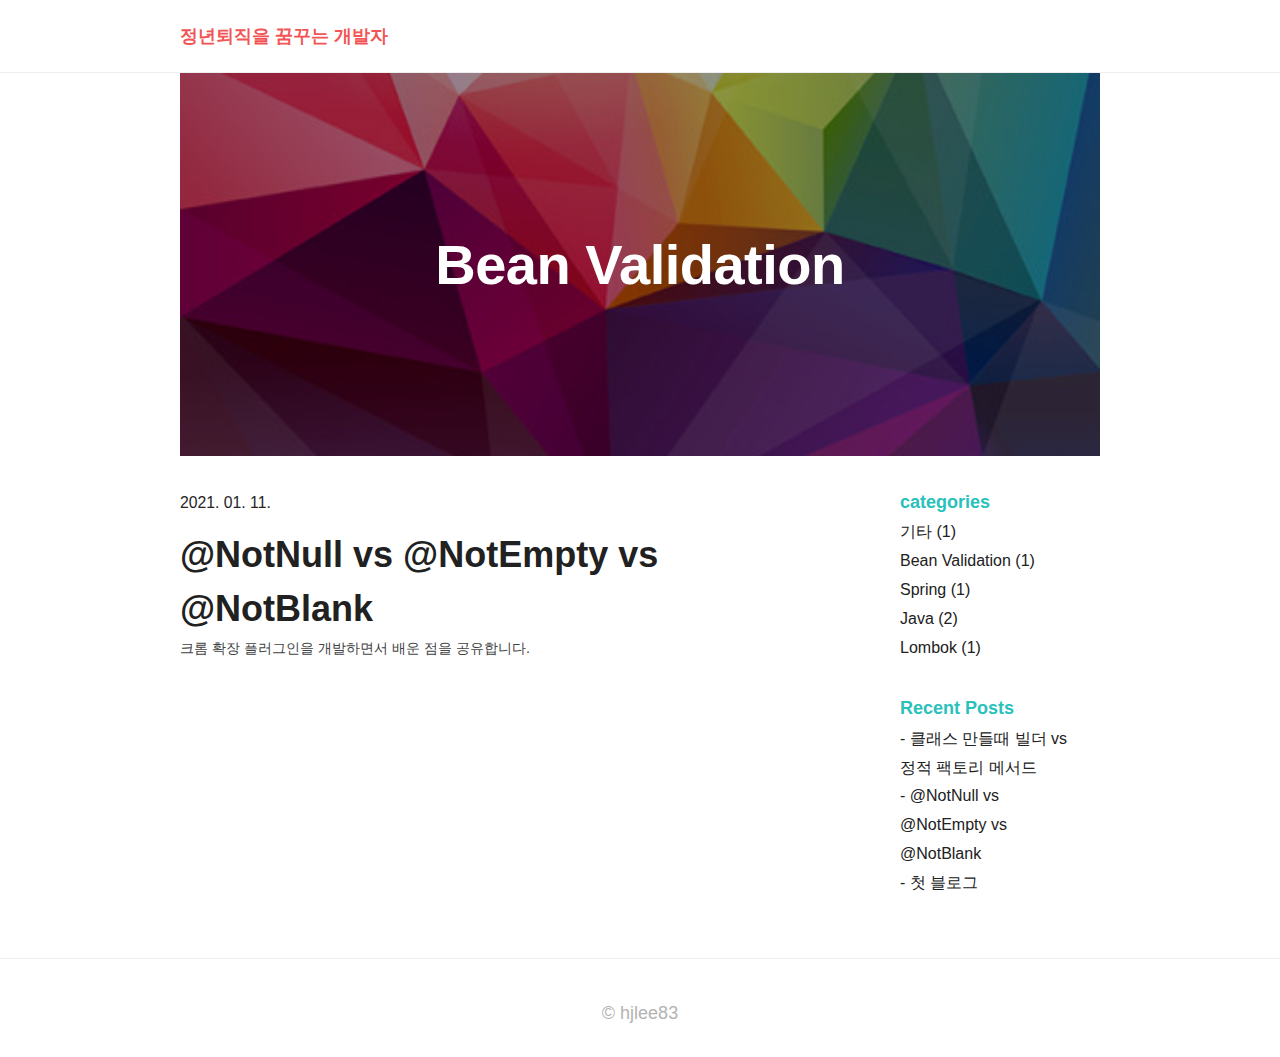
<file: category/Bean Validation.html>
<!DOCTYPE html><html><head><script>
                            (function(w,d,s,l,i){w[l]=w[l]||[];w[l].push({'gtm.start':
new Date().getTime(),event:'gtm.js'});var f=d.getElementsByTagName(s)[0],
j=d.createElement(s),dl=l!='dataLayer'?'&l='+l:'';j.async=true;j.src=
'https://www.googletagmanager.com/gtm.js?id='+i+dl;f.parentNode.insertBefore(j,f);
})(window,document,'script','dataLayer','GTM-N6X882T');
              </script><meta name="viewport" content="width=device-width"/><meta charSet="utf-8"/><title>정년퇴직을 꿈꾸는 개발자</title><link rel="icon" href="/favicon.ico"/><meta name="description" content="기술을 익히고 공유합니다."/><meta name="next-head-count" content="5"/><link rel="preload" href="/_next/static/css/654792c85b915c123aa8.css" as="style"/><link rel="stylesheet" href="/_next/static/css/654792c85b915c123aa8.css" data-n-g=""/><link rel="preload" href="/_next/static/css/1f8120f5b4600661fbe6.css" as="style"/><link rel="stylesheet" href="/_next/static/css/1f8120f5b4600661fbe6.css" data-n-p=""/><noscript data-n-css=""></noscript><link rel="preload" href="/_next/static/chunks/main-99ad68a3f1273cf1678f.js" as="script"/><link rel="preload" href="/_next/static/chunks/webpack-50bee04d1dc61f8adf5b.js" as="script"/><link rel="preload" href="/_next/static/chunks/framework.a6402fb70cc88f6f61b0.js" as="script"/><link rel="preload" href="/_next/static/chunks/commons.7af247b43e14ac66e88e.js" as="script"/><link rel="preload" href="/_next/static/chunks/f658db493258337e4ee0c0d6b56e2d9169f0c93b.dce0124c09b48dc82c4a.js" as="script"/><link rel="preload" href="/_next/static/chunks/pages/_app-b0db3a5d0ee96813b162.js" as="script"/><link rel="preload" href="/_next/static/chunks/pages/category/%5Bid%5D-e6ce0b6c10bbd4ff6169.js" as="script"/></head><body><noscript><iframe src="https://www.googletagmanager.com/ns.html?id=GTM-N6X882T" height="0" width="0" style="display:none;visibility:hidden"></iframe></noscript><div id="__next"><header style="border-bottom:1px solid #eee"><div class="wrapper"><a class="SiteHeader_wrap__1H66r" href="/"><span>정년퇴직을 꿈꾸는 개발자</span></a></div></header><div class="pageContent"><div class="wrapper"><div class="CategoryBanner_wrap__gIxAp"><div class="CategoryBanner_bgItem__1seew"></div><div class="CategoryBanner_dimmed__1zVrT"><div class="CategoryBanner_contentLayout__3RUlu"><div class="CategoryBanner_smallText__ty9Ld"></div><div class="CategoryBanner_text__1mE08">Bean Validation</div></div></div></div><section class="content-layout"><div class="list"><div class="ListModule_listModule__dCXP5"><span class="ListModule_postMeta__2ybhZ">2021. 01. 11.</span><a href="/2"><h2 class="ListModule_postLink__1mnu9">@NotNull vs @NotEmpty vs @NotBlank</h2><p class="ListModule_postDescription__3GHvU">크롬 확장 플러그인을 개발하면서 배운 점을 공유합니다.</p></a></div></div><aside class="page-aside"><section class="category"><strong style="color:#2ac1bc;font-size:18px">categories</strong><ul><li><a href="/category/%EA%B8%B0%ED%83%80">기타<!-- --> (<!-- -->1<!-- -->)</a></li><li><a href="/category/Bean%20Validation">Bean Validation<!-- --> (<!-- -->1<!-- -->)</a></li><li><a href="/category/Spring">Spring<!-- --> (<!-- -->1<!-- -->)</a></li><li><a href="/category/Java">Java<!-- --> (<!-- -->2<!-- -->)</a></li><li><a href="/category/Lombok">Lombok<!-- --> (<!-- -->1<!-- -->)</a></li></ul></section><section class="recent-posts"><strong style="color:#2ac1bc;font-size:18px">Recent Posts</strong><ul><li><a href="/3">- <!-- -->클래스 만들때 빌더 vs 정적 팩토리 메서드</a></li><li><a href="/2">- <!-- -->@NotNull vs @NotEmpty vs @NotBlank</a></li><li><a href="/1">- <!-- -->첫 블로그</a></li></ul></section></aside></section></div></div><footer class="SiteFooter_siteFooter__1mQRw"><div class="wrapper">© hjlee83</div></footer></div><script id="__NEXT_DATA__" type="application/json">{"props":{"pageProps":{"category":"Bean Validation","allPostsData":[{"id":"2","title":"@NotNull vs @NotEmpty vs @NotBlank","description":"@NotNull, @NotEmpty, @NotBlank 를 언제 사용해야하는지 설명합니다.","date":"2021. 01. 11.","category":["Bean Validation","Spring","Java"],"content":"\n## 시작하면서\n\nspring 을 하면서 validation 에 대해 얘기해보려합니다.\n\n웹 서비스를 만들면서 다양하게 검증을 사용할 일이 생깁니다.\n\n웹프로그램을 만들다보면 프리젠테이션 계층부터 지속성 계층까지 반복적인 유효성검사는 코드의 품질을 떨어뜨리고 오류발생을 높입니다.\n그래서  [JSR-303](https://jcp.org/en/jsr/detail?id=303) 이 나왔습니다.\n\n그리고 자바 8이 나오고나서 자바8에 맞추어 bean validation 2.0 에 맞게 [JSR-380](https://jcp.org/en/jsr/detail?id=380) 이 나왔습니다.\n\n\u003e JSR 은 자바스펙요구서 (Java Specification Request)\n\n이런 Bean Validation 을 사용하면 쉽게 검증을 적용할수 있습니다.\n\n하지만 그동안 코드리뷰를 하면서 NotNull, NotEmpty 그리고 NotBlank 를 혼용하는 분들을 종종 발견하곤 합니다.\n\n그래서 해당 내용을 정리하려합니다.\n\n## @NotNull\n\n```java\npackage com.example.code.validation;\n\nimport org.springframework.boot.SpringApplication;\nimport org.springframework.boot.autoconfigure.SpringBootApplication;\nimport org.springframework.web.bind.WebDataBinder;\nimport org.springframework.web.bind.annotation.GetMapping;\nimport org.springframework.web.bind.annotation.InitBinder;\nimport org.springframework.web.bind.annotation.RestController;\n\n@RestController\n@SpringBootApplication\npublic class ValidationApplication {\n\n    @InitBinder\n    public void initBinder(WebDataBinder binder) {\n        binder.initDirectFieldAccess();\n    }\n\n    public static void main(String[] args) {\n        SpringApplication.run(ValidationApplication.class, args);\n    }\n\n    @GetMapping(\"/hello\")\n    public String helloName(HelloRequest helloRequest) {\n\n        return helloRequest.getMessage();\n    }\n\n    public static class HelloRequest {\n\n       private String name;\n\n        public String getMessage() {\n            return String.format(\"안녕 %s\", name);\n        }\n    }\n}\n```\n\n/hello 을 호출하게 되면 \"안녕 이름\" 이 호출되는 간단한 컨트롤러입니다.\n\u003e request 에 setter 를 안넣는 방법은 조졸두님 [블로그](https://jojoldu.tistory.com/407) 를 참고해주세요.\n\n```java\nimport org.junit.jupiter.api.DisplayName;\nimport org.junit.jupiter.api.Test;\nimport org.springframework.beans.factory.annotation.Autowired;\nimport org.springframework.boot.test.autoconfigure.web.servlet.WebMvcTest;\nimport org.springframework.test.web.servlet.MockMvc;\nimport org.springframework.test.web.servlet.ResultActions;\n\nimport static org.springframework.test.web.servlet.request.MockMvcRequestBuilders.get;\nimport static org.springframework.test.web.servlet.result.MockMvcResultMatchers.content;\nimport static org.springframework.test.web.servlet.result.MockMvcResultMatchers.status;\n\n@WebMvcTest\nclass HelloControllerTest {\n\n    @Autowired\n    MockMvc mvc;\n\n    @Test\n    @DisplayName(\"hello 컨트롤러가 잘 되는지 확인\")\n    void helloTest1() throws Exception {\n\n        // when\n        ResultActions resultActions = mvc.perform(get(\"/hello\")\n        );\n\n        // then\n        resultActions\n                .andExpect(status().isOk())\n                .andExpect(content().string(\"안녕 null\"));\n\n    }\n}\n```\n\n테스트 코드입니다.  \n테스트는 통과과 되겠지만 결과 데이터는 안녕 null 입니다.  \nname 이 null 이 되면 안될것 같습니다.\n\n코드를 고쳐보겠습니다.\n\n```java\npublic static class HelloRequest {\n\n    @NotNull(message = \"이름은 빈값일 수 없습니다.\") // (1)\n    private String name;\n\n    public String getMessage() {\n        return String.format(\"hello %s\", name);\n    }\n}\n```\n\n(1) HelloRequest 에 @NotNull 을 추가합니다.\n\n다시 수행하면 예상과 달리 또 통과가 되는데요.  \n이유는 validation 어노테이션을 체크할수 있는 장치가 추가로 필요하기 때문입니다.\n\n```java\npublic class ValidationApplication {\n    \n    // ...\n    @GetMapping(\"/hello\")\n    public String helloName(@Valid HelloRequest helloRequest) { // (1)\n\n        return helloRequest.getMessage();\n    }\n    // ...\n}\n```\n\n(1) @Valid 어노테이션을 추가하였습니다.\n\n다시 수행하면 예상처럼 테스트가 실패가 됩니다.  \n테스트를 성공시키도록 수정해보겠습니다.\n\n```java\nimport org.junit.jupiter.api.DisplayName;\nimport org.junit.jupiter.api.Test;\nimport org.springframework.beans.factory.annotation.Autowired;\nimport org.springframework.boot.test.autoconfigure.web.servlet.WebMvcTest;\nimport org.springframework.test.web.servlet.MockMvc;\nimport org.springframework.test.web.servlet.MvcResult;\nimport org.springframework.test.web.servlet.ResultActions;\nimport org.springframework.validation.BindException;\n\nimport static org.assertj.core.api.Assertions.assertThat;\nimport static org.assertj.core.api.Assertions.tuple;\nimport static org.springframework.test.web.servlet.request.MockMvcRequestBuilders.get;\nimport static org.springframework.test.web.servlet.result.MockMvcResultMatchers.status;\n\n@WebMvcTest\nclass HelloControllerTest {\n\n    // ...\n    \n    @Test\n    @DisplayName(\"hello 컨트롤러에 파라미터를 전달 안하면 name validation 이 작동한다\") // (1)\n    void helloTest1() throws Exception {\n\n        // when\n        ResultActions resultActions = mvc.perform(get(\"/hello\")\n        );\n\n        // then\n        MvcResult mvcResult = resultActions\n                .andExpect(status().isBadRequest())\n                .andReturn();\n\n        assertThat(((BindException) mvcResult.getResolvedException()).getBindingResult().getFieldErrors()) // (2)\n                .extracting(\"field\", \"defaultMessage\")\n                .containsExactlyInAnyOrder(\n                        tuple(\"name\", \"이름은 빈값일 수 없습니다.\")\n                );\n    }\n}\n```\n\n(1) 테스트 이름을 변경합니다.  \n(2) 바인딩 에러를 잡아서 검증합니다.\n\n이제 통과를 할것입니다.  \n우리가 원하던대로 null 을 막았습니다.\n\nname 에 빈값이 들어가면 어떻게 될까요?  \n저는 빈값도 예외가 나오길 원합니다.\n\n테스트를 추가해보겠습니다.\n\n```java\n\n@WebMvcTest\nclass HelloControllerTest {\n    \n    // ...\n    \n    @Test\n    @DisplayName(\"hello 컨트롤러에 name 값을 빈값으로 전달하면 name validation 이 작동한다\")\n    void helloTest2() throws Exception {\n\n        // when\n        ResultActions resultActions = mvc.perform(get(\"/hello\")\n                .param(\"name\", \"\") // (1)\n        );\n\n        // then\n        MvcResult mvcResult = resultActions\n                .andExpect(status().isBadRequest())\n                .andReturn();\n\n        assertThat(((BindException) mvcResult.getResolvedException()).getBindingResult().getFieldErrors())\n                .extracting(\"field\", \"defaultMessage\")\n                .containsExactlyInAnyOrder(\n                        tuple(\"name\", \"이름은 빈값일 수 없습니다.\")\n                );\n    }\n}\n```\n\n(1) 먼저 작성한 테스트와 동일하지만 파라미터로 name 이 추가되었습니다.\n\n다시 수행하면 예상과 다르게 status 가 isOk 가 되면서 테스트가 실패하게 됩니다. 우리는 @NotNull 을 넣었는데 왜 통과가 되는것일까요?\n\nNotNull 의 javaDoc 을 보면\n\n\u003e The annotated element must not be null. Accepts any type.\n\n이렇게 되어있습니다.  \nnull 만 체크하는용도입니다.\n\n## NotBlank\n\n코드를 수정해보겠습니다.\n\n```java\npublic static class HelloRequest {\n\n    @NotBlank(message = \"이름은 빈값일 수 없습니다.\") // (1)\n    private String name;\n\n    public String getMessage() {\n        return String.format(\"안녕 %s\", name);\n    }\n}\n```\n\n(1) @NotBlank 로 변경해보겠습니다.\n\n테스트를 재수행해보면 통과하는것을 알 수 있습니다.\n\nNotBlank 의 javaDoc 을 보면\n\n\u003e The annotated element must not be null and must contain at least one non-whitespace character.  \n\u003e Accepts CharSequence.\n\n이렇게 되어있습니다.  \nNotBlank 는 null 과 빈문자열을 체크하네요.\n\n## NotEmpty\n\n그동안 api 는 안녕 철수. 안녕 영희 같이 한명을 대상으로 했습니다.\n\n근데 저는 안녕 철수, 영희 처럼 2명을 대상으로 하고 싶어졌습니다.\n\n아래처럼 변경해보죠.\n\n```java\npublic static class HelloRequest {\n\n    @NotBlank(message = \"이름은 빈값일 수 없습니다.\")\n    private List\u003cString\u003e name; // (1)\n\n    public String getMessage() {\n        return String.format(\"안녕 %s\", name);\n    }\n}\n```\n\n리스트로 변경해봅니다.  \n테스트를 재수행하면 아래와 같은 오류를 내뿜으면서 다 깨집니다.\n\n```\nNo validator could be found for constraint 'javax.validation.constraints.NotBlank' validating type 'java.util.List\u003cjava.lang.String\u003e'. Check configuration for 'name'\n```\n\nNotBlank 를 List 에 쓸수 없다 라고 나오네요.\n\n다시 코드를 변경해보겠습니다.\n\n```java\npublic static class HelloRequest {\n\n    @NotNull(message = \"이름은 빈값일 수 없습니다.\") // (1)\n    private List\u003cString\u003e name;\n\n    public String getMessage() {\n        return String.format(\"안녕 %s\", name);\n    }\n}\n```\n\n(1) NotNull 로 다시 변경했습니다.\n\n테스트를 재수행하니 helloTest1은 통과되고 helloTest2는 isOk를 내보내면서 실패했네요.\n\n@NotNull 로는 빈배열을 체크할수 없습니다.\n\n코드를 수정해보겠습니다.\n\n```java\npublic static class HelloRequest {\n\n    @NotEmpty(message = \"이름은 빈값일 수 없습니다.\") // (1) \n    private List\u003cString\u003e name;\n\n    public String getMessage() {\n        return String.format(\"hello %s\", name);\n    }\n}\n```\n\n(1) NotEmpty 로 변경했습니다.\n\n테스트를 재수행하니 통과되었습니다.\n\nNotEmpty 의 javaDoc 을 보면\n\n\u003e The annotated element must not be null nor empty.  \n\u003e Supported types are:    \n\u003e CharSequence (length of character sequence is evaluated)  \n\u003e Collection (collection size is evaluated)  \n\u003e Map (map size is evaluated)  \n\u003e Array (array length is evaluated)\n\n이렇게 되어있습니다.    \nNotEmpty 는 null 과 비어있는지 체크를 합니다.\n\n## 결론\n\n검증하려는 필드가 List 인가?\n\nyes → @NotEmpty\n\nno → 아래문항으로\n\n검증하려는 필드가 String 인가?\n\nyes → @NotBlank\n\nno → @NotNull\n\n읽어주셔서 감사합니다."}],"recentPosts":[{"id":"3","title":"클래스 만들때 빌더 vs 정적 팩토리 메서드","description":"클래스를 만들떄 빌더와 정적 팩토리 메서드 어떤걸 사용하시나요? 제 생각을 얘기해보겠습니다.","date":"2021. 01. 18.","category":["Java","Lombok"],"content":"\n## 시작하면서\n\n몇일전 아는 동생에게서 아래와 같은 질문이 들어왔습니다.\n\n![img](../public/assets/3/img_1.jpg)\n그래서 동생한테 제 기준을 설명했는데 이 설명한 내용을 블로그에 써보도록 하겠습니다.\n\n일반적으로 클래스를 이용해서 객체를 만들때는 생성자를 사용합니다.\n\n그 외에 방법으로 자주 쓰이는 빌더와 정적팩토리메서드를 저는 언제 사용하는지 설명드리도록 하겠습니다.\n\n## 빌더\n\n\u003e effective java 규칙2  \n\u003e 생성자 인자가 많을때는 Builder 패턴 적용을 고려하라\n\n저는 정산시스템을 개발하다보니 금액을 나타내는 필드를 여러개 사용하고 있습니다.  \n그러다보니 하나의 클래스에 여러개의 금액필드를 생성자로 넣게 되는 경우가 많아집니다.  \n아래와 같이 말이죠.\n\n```java\n\npublic class Settle {\n    ...\n    public Settle(long a, long b, long c, long d, ...) {\n        this.a = a;\n        this.b = b;\n        this.c = c;\n        this.d = d;\n    ...\n    }\n}\n\nnew Settle(100_000L, 10_000L, 200_000L, 100_000L, ...);\n```\n\n여기에는 몇개의 문제가 있습니다.\n\n1. new Settle 을 호출한 부분에서 필드들의 타입이 같으니 어떤 필드가 뭘 의미하는지 쉽게 알수 없습니다.\n2. 불필요한 필드가 있을시 null 을 넣거나 새로 생성자를 만들어야합니다.\n3. 필드가 추가 된다면 생성자를 호출하는 모든 클래스를 수정하거나 필드가 변경된 생성자를 하나 더 만들어야합니다.\n\n이러한 문제들을 빌더를 사용하면 싹 해결이 됩니다.\n\n저는 몇년전까지만 해도 빌더를 사용하지 않았습니다.  \n이유는 빌더객체를 만드는데 오버헤드가 컸고 그동안 만들었던 것들은 필드가 그렇게 많지 않았기때문이였습니다.\n\n지금은 필드가 많던 적던 빌더를 자주 사용하는 편입니다.  \n이유는 Lombok 을 사용하면 빌더를 편하게 만들수 있기 때문입니다.\n\n```java\n\npublic class Settle {\n    ...\n    @Builder\n    private Settle(long a, long b, long c, long d, ...) {\n        this.a = a;\n        this.b = b;\n        this.c = c;\n        this.d = d;\n    ...\n    }\n}\n\nSettle.builder()\n    .a(100_000L)\n    .b(10_000L)\n    .build();\n\n\nSettle.builder()\n    .a(100_000L)\n    .b(10_000L)\n    .c(200_000L) \n    .build();\n```\n\n저를 비롯한 팀에서는 클래스에 빌더를 선언하지 않고 생성자에 선언합니다.  \n이유로는 저희는 테스트에서 사용하는 테스트 빌더  \n그리고 프로덕트에서 사용하는 빌더 2종류를 만들어서 사용하기 때문입니다.\n\n\u003e 클래스에 빌더를 작성하면 암묵적으로 @AllArgsConstructor private 로 생성\n\n```java\n\npublic class Settle {\n    ...\n    @Builder\n    private Settle(long a, long b, long c) {\n        this.a = a;\n        this.b = b;\n        this.c = c;\n    }\n    \n    @Builder(builderClassName=\"TestBuilder\", builderMethodName=\"testBuilder\")\n    private Settle(long a, long b, long c, long d, ...) {\n        this.a = a;\n        this.b = b;\n        this.c = c;\n        this.d = d;\n    ...\n    }\n}\n\nSettle.builder()\n    .a(100_000L)\n    .b(10_000L)\n    .build();\n\n\nSettle.testBuilder()\n    .a(100_000L)\n    .b(10_000L)\n    .c(200_000L)\n    .d(100_000L)\n    .build();\n```\n\n테스트빌더와 프로덕트빌더를 따로 만든 이유는 빌더라고 해서 모든 필드에 열려있으면  \n실제 프로덕트에서 하는 일들이 뭔지 알기 쉽지가 않습니다.  \n그래서 최소한의 필드로 열어두고 필요할때마다 필드를 추가하는 방식을 사용합니다.\n\n## 정적 팩토리 메서드\n\n\u003e effective java 규칙1  \n\u003e 생성자 대신 정적 팩토리 메서드를 사용할 수 없는지 생각해 보라.\n\n생성자로만 그리고 빌더로만 사용하기에는 아쉬울때가 있습니다.  \n저는 외부에서 호출하는것들에는 최소한의 인자만 사용하는게 좋다고 생각합니다.\n\n예를 들면 아래와 같은 클래스가 있다고 합시다.\n\n```java\npublic class Order {\n    private OrderStatus status;\n    private LocalDate orderDate;\n    private String orderNo;\n    private long price;\n            \n    // 생성자 생략\n    // 빌더 생략\n    enum OrderStatus {\n        PAY,\n        DELIVERY,\n        DONE,\n        CANCEL,\n        RETURN\n    }\n}\n```\n\n외부에서 아래와 같이 사용할수 있습니다.\n\n```java\nnew Order(PAY, LocalDate.of(2021, 1, 18), \"20210118001\", 100_000L);\n\nnew Order(CANCEL, LocalDate.of(2021, 1, 18), \"20210118001\", 100_000L);\n\n// 혹은\nOrder.builder()\n    .status(PAY)\n    .orderDate(LocalDate.of(2021, 1, 18))\n    .orderNo(\"20210118001\")\n    .price(100_000L)\n    .build();\n\nOrder.builder()\n    .status(CANCEL)\n    .orderDate(LocalDate.of(2021, 1, 18))\n    .orderNo(\"20210118001\")\n    .price(100_000L)\n    .build();\n```\n\n생성자든 빌더든 정확한 의도를 알기가 쉽지 않습니다.  \n물론 빌더의 이름을 넣을순 있겠지만 매번 비슷한 필드로 생성자를 만들려면  \n인자 순서를 변경하는 꼼수를 부릴수 밖에 없습니다.  \n그리고 클래스 내부에 있는 enum 을 호출하는곳에서 사용하려면 Order.OrderStatus.PAY 같이 작성해야합니다.\n\n이때 정적팩토리 메서드를 사용해주면 아래와 같이 변경할 수 있습니다.\n\n```java\n\npublic class Order {\n    private OrderStatus status;\n    private LocalDate orderDate;\n    private String orderNo;\n    private long price;\n\n    // 빌더 여기 예제에서는 빌더 accessLevel 도 PRIVATE 하게 가능\n    \n    \n    public static payOf(LocalDate orderDate, String orderNo, long price) {\n        return Order.builder()\n                .status(PAY)\n                .orderDate(orderDate)\n                .orderNo(orderNo)\n                .price(price)\n                .build();\n    }\n    \n    public static cancelOf(Order order, LocalDate cancelDate) {\n        return Order.builder()\n                .status(CANCEL)\n                .orderDate(cancelDate)\n                .orderNo(order.orderNo)\n                .price(order.price)\n                .build();\n    }\n    \n    enum OrderStatus {\n        PAY,\n        DELIVERY,\n        DONE,\n        CANCEL,\n        RETURN\n    }\n}\n```\n\n외부에서 아래와 같이 사용할수 있습니다.\n\n```java\nOrder.payOf(LocalDate.of(2021, 1, 18), \"20210118001\", 100_000L);\n\nOrder.cancelOf(order, LocalDate.of(2021, 1, 18));\n```\n\n조금 더 이름으로 확연히 구분이 되고 enum 과 builder를 외부에 노출을 안시킬 수 있습니다.\n\n또한 변경불가능한 객체를 재사용하는 용도로 사용가능합니다.  \n예를 들면 외부에 빈컬렉션을 제공할시\n\n```java\nreturn new ArrayList\u003c\u003e();\n\nreturn Collections.emptyList();\n```\n\n위에 대신 밑에를 사용함으로써 객체를 새로 생성 안하고 재사용이 가능합니다.  \n이걸 이용해서 다른 객체들도 재사용가능하게 만들수 있습니다. (중요한건 불변객체여야합니다.)\n\n## 둘중에 뭘 써야하나?\n\n전 둘다 사용하고 있습니다.\n\n```java\n@Entity // 도메인 계층, 상위 계층\npublic class Settle {\n    ...\n}\n\n// 하위 계층\npublic class SettleDto {\n    private OrderStatus status;\n    private LocalDate orderDate;\n    private String orderNo;\n    private long price;\n\n    // 빌더\n    \n    // entity -\u003e dto (1)\n    public static SettleDto from(Settle order) {\n        return SettleDto.builder()\n                .a(order.getA())\n                .b(order.getB())\n                .c(order.getC())\n                .d(order.getD())\n                .build();\n    }\n \n    // dto -\u003e entity (2)\n    public Settle toEntity() {\n        return Settle.build()\n                .a(a)\n                .b(b)\n                .c(c)\n                .d(d)\n                .build();\n    }\n}\n\n```\n\n하위(dto) 계층에서는 상위(entity) 계층을 알 수 있으니 (1) 처럼 팩토리메서드를 사용하고  \n상위(entity) 계층에서는 하위(dto) 계층을 알 수 없으니 (2) 처럼 하위 계층에서 빌더로 구현합니다.  \n(2) 같은 경우에는 별도의 팩토리클래스를 만들어서 사용하시는 분들도 계신데  \n저는 일단 DTO에서 해당 역할을 하게 했습니다.  \n팩토리 클래스에서도 빌더를 사용하는것은 똑같을것 같습니다.\n\n그리고 그 외에 인자가 4개가 넘어가면 클래스로 넘겨서 사용할수 있는지 먼저 체크를 하고  \n딱히 묶을수 있는 클래스가 없다고 한다면 빌더를 사용했습니다.\n\n## 결론\n\n불변성을 띄며 캐시를 해도 되는가?   \nyes -\u003e 정적 팩토리 메서드  \nno -\u003e 아래 문항으로\n\n불필요한 클래스 생성이나 계층의 역전없이 인자를 3개 이하로 줄일수 있는가?  \nyes -\u003e 정적 팩토리 메서드  \nno -\u003e 빌더\n\n설명한걸 결론짓기가 매우 난해하네요.  \n다른 분들은 어떻게 하고 계신지 궁금합니다.\n"},{"id":"2","title":"@NotNull vs @NotEmpty vs @NotBlank","description":"@NotNull, @NotEmpty, @NotBlank 를 언제 사용해야하는지 설명합니다.","date":"2021. 01. 11.","category":["Bean Validation","Spring","Java"],"content":"\n## 시작하면서\n\nspring 을 하면서 validation 에 대해 얘기해보려합니다.\n\n웹 서비스를 만들면서 다양하게 검증을 사용할 일이 생깁니다.\n\n웹프로그램을 만들다보면 프리젠테이션 계층부터 지속성 계층까지 반복적인 유효성검사는 코드의 품질을 떨어뜨리고 오류발생을 높입니다.\n그래서  [JSR-303](https://jcp.org/en/jsr/detail?id=303) 이 나왔습니다.\n\n그리고 자바 8이 나오고나서 자바8에 맞추어 bean validation 2.0 에 맞게 [JSR-380](https://jcp.org/en/jsr/detail?id=380) 이 나왔습니다.\n\n\u003e JSR 은 자바스펙요구서 (Java Specification Request)\n\n이런 Bean Validation 을 사용하면 쉽게 검증을 적용할수 있습니다.\n\n하지만 그동안 코드리뷰를 하면서 NotNull, NotEmpty 그리고 NotBlank 를 혼용하는 분들을 종종 발견하곤 합니다.\n\n그래서 해당 내용을 정리하려합니다.\n\n## @NotNull\n\n```java\npackage com.example.code.validation;\n\nimport org.springframework.boot.SpringApplication;\nimport org.springframework.boot.autoconfigure.SpringBootApplication;\nimport org.springframework.web.bind.WebDataBinder;\nimport org.springframework.web.bind.annotation.GetMapping;\nimport org.springframework.web.bind.annotation.InitBinder;\nimport org.springframework.web.bind.annotation.RestController;\n\n@RestController\n@SpringBootApplication\npublic class ValidationApplication {\n\n    @InitBinder\n    public void initBinder(WebDataBinder binder) {\n        binder.initDirectFieldAccess();\n    }\n\n    public static void main(String[] args) {\n        SpringApplication.run(ValidationApplication.class, args);\n    }\n\n    @GetMapping(\"/hello\")\n    public String helloName(HelloRequest helloRequest) {\n\n        return helloRequest.getMessage();\n    }\n\n    public static class HelloRequest {\n\n       private String name;\n\n        public String getMessage() {\n            return String.format(\"안녕 %s\", name);\n        }\n    }\n}\n```\n\n/hello 을 호출하게 되면 \"안녕 이름\" 이 호출되는 간단한 컨트롤러입니다.\n\u003e request 에 setter 를 안넣는 방법은 조졸두님 [블로그](https://jojoldu.tistory.com/407) 를 참고해주세요.\n\n```java\nimport org.junit.jupiter.api.DisplayName;\nimport org.junit.jupiter.api.Test;\nimport org.springframework.beans.factory.annotation.Autowired;\nimport org.springframework.boot.test.autoconfigure.web.servlet.WebMvcTest;\nimport org.springframework.test.web.servlet.MockMvc;\nimport org.springframework.test.web.servlet.ResultActions;\n\nimport static org.springframework.test.web.servlet.request.MockMvcRequestBuilders.get;\nimport static org.springframework.test.web.servlet.result.MockMvcResultMatchers.content;\nimport static org.springframework.test.web.servlet.result.MockMvcResultMatchers.status;\n\n@WebMvcTest\nclass HelloControllerTest {\n\n    @Autowired\n    MockMvc mvc;\n\n    @Test\n    @DisplayName(\"hello 컨트롤러가 잘 되는지 확인\")\n    void helloTest1() throws Exception {\n\n        // when\n        ResultActions resultActions = mvc.perform(get(\"/hello\")\n        );\n\n        // then\n        resultActions\n                .andExpect(status().isOk())\n                .andExpect(content().string(\"안녕 null\"));\n\n    }\n}\n```\n\n테스트 코드입니다.  \n테스트는 통과과 되겠지만 결과 데이터는 안녕 null 입니다.  \nname 이 null 이 되면 안될것 같습니다.\n\n코드를 고쳐보겠습니다.\n\n```java\npublic static class HelloRequest {\n\n    @NotNull(message = \"이름은 빈값일 수 없습니다.\") // (1)\n    private String name;\n\n    public String getMessage() {\n        return String.format(\"hello %s\", name);\n    }\n}\n```\n\n(1) HelloRequest 에 @NotNull 을 추가합니다.\n\n다시 수행하면 예상과 달리 또 통과가 되는데요.  \n이유는 validation 어노테이션을 체크할수 있는 장치가 추가로 필요하기 때문입니다.\n\n```java\npublic class ValidationApplication {\n    \n    // ...\n    @GetMapping(\"/hello\")\n    public String helloName(@Valid HelloRequest helloRequest) { // (1)\n\n        return helloRequest.getMessage();\n    }\n    // ...\n}\n```\n\n(1) @Valid 어노테이션을 추가하였습니다.\n\n다시 수행하면 예상처럼 테스트가 실패가 됩니다.  \n테스트를 성공시키도록 수정해보겠습니다.\n\n```java\nimport org.junit.jupiter.api.DisplayName;\nimport org.junit.jupiter.api.Test;\nimport org.springframework.beans.factory.annotation.Autowired;\nimport org.springframework.boot.test.autoconfigure.web.servlet.WebMvcTest;\nimport org.springframework.test.web.servlet.MockMvc;\nimport org.springframework.test.web.servlet.MvcResult;\nimport org.springframework.test.web.servlet.ResultActions;\nimport org.springframework.validation.BindException;\n\nimport static org.assertj.core.api.Assertions.assertThat;\nimport static org.assertj.core.api.Assertions.tuple;\nimport static org.springframework.test.web.servlet.request.MockMvcRequestBuilders.get;\nimport static org.springframework.test.web.servlet.result.MockMvcResultMatchers.status;\n\n@WebMvcTest\nclass HelloControllerTest {\n\n    // ...\n    \n    @Test\n    @DisplayName(\"hello 컨트롤러에 파라미터를 전달 안하면 name validation 이 작동한다\") // (1)\n    void helloTest1() throws Exception {\n\n        // when\n        ResultActions resultActions = mvc.perform(get(\"/hello\")\n        );\n\n        // then\n        MvcResult mvcResult = resultActions\n                .andExpect(status().isBadRequest())\n                .andReturn();\n\n        assertThat(((BindException) mvcResult.getResolvedException()).getBindingResult().getFieldErrors()) // (2)\n                .extracting(\"field\", \"defaultMessage\")\n                .containsExactlyInAnyOrder(\n                        tuple(\"name\", \"이름은 빈값일 수 없습니다.\")\n                );\n    }\n}\n```\n\n(1) 테스트 이름을 변경합니다.  \n(2) 바인딩 에러를 잡아서 검증합니다.\n\n이제 통과를 할것입니다.  \n우리가 원하던대로 null 을 막았습니다.\n\nname 에 빈값이 들어가면 어떻게 될까요?  \n저는 빈값도 예외가 나오길 원합니다.\n\n테스트를 추가해보겠습니다.\n\n```java\n\n@WebMvcTest\nclass HelloControllerTest {\n    \n    // ...\n    \n    @Test\n    @DisplayName(\"hello 컨트롤러에 name 값을 빈값으로 전달하면 name validation 이 작동한다\")\n    void helloTest2() throws Exception {\n\n        // when\n        ResultActions resultActions = mvc.perform(get(\"/hello\")\n                .param(\"name\", \"\") // (1)\n        );\n\n        // then\n        MvcResult mvcResult = resultActions\n                .andExpect(status().isBadRequest())\n                .andReturn();\n\n        assertThat(((BindException) mvcResult.getResolvedException()).getBindingResult().getFieldErrors())\n                .extracting(\"field\", \"defaultMessage\")\n                .containsExactlyInAnyOrder(\n                        tuple(\"name\", \"이름은 빈값일 수 없습니다.\")\n                );\n    }\n}\n```\n\n(1) 먼저 작성한 테스트와 동일하지만 파라미터로 name 이 추가되었습니다.\n\n다시 수행하면 예상과 다르게 status 가 isOk 가 되면서 테스트가 실패하게 됩니다. 우리는 @NotNull 을 넣었는데 왜 통과가 되는것일까요?\n\nNotNull 의 javaDoc 을 보면\n\n\u003e The annotated element must not be null. Accepts any type.\n\n이렇게 되어있습니다.  \nnull 만 체크하는용도입니다.\n\n## NotBlank\n\n코드를 수정해보겠습니다.\n\n```java\npublic static class HelloRequest {\n\n    @NotBlank(message = \"이름은 빈값일 수 없습니다.\") // (1)\n    private String name;\n\n    public String getMessage() {\n        return String.format(\"안녕 %s\", name);\n    }\n}\n```\n\n(1) @NotBlank 로 변경해보겠습니다.\n\n테스트를 재수행해보면 통과하는것을 알 수 있습니다.\n\nNotBlank 의 javaDoc 을 보면\n\n\u003e The annotated element must not be null and must contain at least one non-whitespace character.  \n\u003e Accepts CharSequence.\n\n이렇게 되어있습니다.  \nNotBlank 는 null 과 빈문자열을 체크하네요.\n\n## NotEmpty\n\n그동안 api 는 안녕 철수. 안녕 영희 같이 한명을 대상으로 했습니다.\n\n근데 저는 안녕 철수, 영희 처럼 2명을 대상으로 하고 싶어졌습니다.\n\n아래처럼 변경해보죠.\n\n```java\npublic static class HelloRequest {\n\n    @NotBlank(message = \"이름은 빈값일 수 없습니다.\")\n    private List\u003cString\u003e name; // (1)\n\n    public String getMessage() {\n        return String.format(\"안녕 %s\", name);\n    }\n}\n```\n\n리스트로 변경해봅니다.  \n테스트를 재수행하면 아래와 같은 오류를 내뿜으면서 다 깨집니다.\n\n```\nNo validator could be found for constraint 'javax.validation.constraints.NotBlank' validating type 'java.util.List\u003cjava.lang.String\u003e'. Check configuration for 'name'\n```\n\nNotBlank 를 List 에 쓸수 없다 라고 나오네요.\n\n다시 코드를 변경해보겠습니다.\n\n```java\npublic static class HelloRequest {\n\n    @NotNull(message = \"이름은 빈값일 수 없습니다.\") // (1)\n    private List\u003cString\u003e name;\n\n    public String getMessage() {\n        return String.format(\"안녕 %s\", name);\n    }\n}\n```\n\n(1) NotNull 로 다시 변경했습니다.\n\n테스트를 재수행하니 helloTest1은 통과되고 helloTest2는 isOk를 내보내면서 실패했네요.\n\n@NotNull 로는 빈배열을 체크할수 없습니다.\n\n코드를 수정해보겠습니다.\n\n```java\npublic static class HelloRequest {\n\n    @NotEmpty(message = \"이름은 빈값일 수 없습니다.\") // (1) \n    private List\u003cString\u003e name;\n\n    public String getMessage() {\n        return String.format(\"hello %s\", name);\n    }\n}\n```\n\n(1) NotEmpty 로 변경했습니다.\n\n테스트를 재수행하니 통과되었습니다.\n\nNotEmpty 의 javaDoc 을 보면\n\n\u003e The annotated element must not be null nor empty.  \n\u003e Supported types are:    \n\u003e CharSequence (length of character sequence is evaluated)  \n\u003e Collection (collection size is evaluated)  \n\u003e Map (map size is evaluated)  \n\u003e Array (array length is evaluated)\n\n이렇게 되어있습니다.    \nNotEmpty 는 null 과 비어있는지 체크를 합니다.\n\n## 결론\n\n검증하려는 필드가 List 인가?\n\nyes → @NotEmpty\n\nno → 아래문항으로\n\n검증하려는 필드가 String 인가?\n\nyes → @NotBlank\n\nno → @NotNull\n\n읽어주셔서 감사합니다."},{"id":"1","title":"첫 블로그","description":"2021년 블로그를 시작과 인사말","date":"2021. 01. 01.","category":["기타"],"content":"\n2021년을 맞이하여 블로그를 꾸준히 운영을 해보려합니다.\n\n제가 필요한 기술들과   \n회사에서 접했던 문제들을 공유하려 합니다.\n\n일단 블로그는 next 로 틀만 만들고 차츰차츰 꾸밀거에요.\n\n블로그를 꾸미는 과정도 시리즈로 제공을 해볼게요.\n\n방문해주셔서 감사합니다."}],"categories":[{"id":"기타","count":1},{"id":"Bean Validation","count":1},{"id":"Spring","count":1},{"id":"Java","count":2},{"id":"Lombok","count":1}]},"__N_SSG":true},"page":"/category/[id]","query":{"id":"Bean Validation"},"buildId":"JI4Tauw_eceWDYWmDnEPA","nextExport":false,"isFallback":false,"gsp":true}</script><script nomodule="" src="/_next/static/chunks/polyfills-250f16924c392849df26.js"></script><script src="/_next/static/chunks/main-99ad68a3f1273cf1678f.js" async=""></script><script src="/_next/static/chunks/webpack-50bee04d1dc61f8adf5b.js" async=""></script><script src="/_next/static/chunks/framework.a6402fb70cc88f6f61b0.js" async=""></script><script src="/_next/static/chunks/commons.7af247b43e14ac66e88e.js" async=""></script><script src="/_next/static/chunks/f658db493258337e4ee0c0d6b56e2d9169f0c93b.dce0124c09b48dc82c4a.js" async=""></script><script src="/_next/static/chunks/pages/_app-b0db3a5d0ee96813b162.js" async=""></script><script src="/_next/static/chunks/pages/category/%5Bid%5D-e6ce0b6c10bbd4ff6169.js" async=""></script><script src="/_next/static/JI4Tauw_eceWDYWmDnEPA/_buildManifest.js" async=""></script><script src="/_next/static/JI4Tauw_eceWDYWmDnEPA/_ssgManifest.js" async=""></script></body></html>
</file>
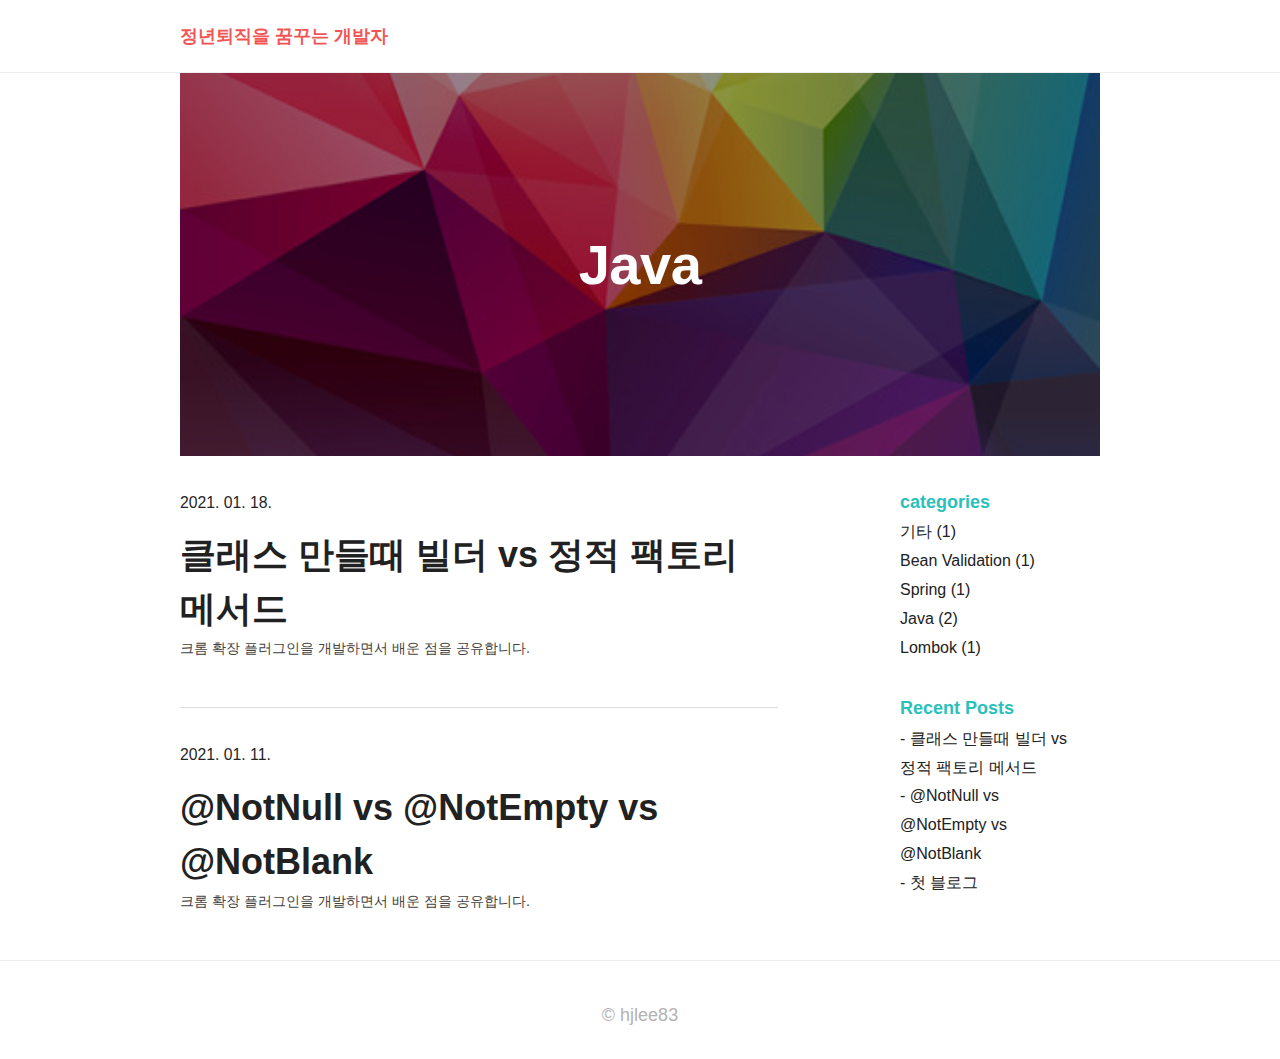
<file: category/Java.html>
<!DOCTYPE html><html><head><script>
                            (function(w,d,s,l,i){w[l]=w[l]||[];w[l].push({'gtm.start':
new Date().getTime(),event:'gtm.js'});var f=d.getElementsByTagName(s)[0],
j=d.createElement(s),dl=l!='dataLayer'?'&l='+l:'';j.async=true;j.src=
'https://www.googletagmanager.com/gtm.js?id='+i+dl;f.parentNode.insertBefore(j,f);
})(window,document,'script','dataLayer','GTM-N6X882T');
              </script><meta name="viewport" content="width=device-width"/><meta charSet="utf-8"/><title>정년퇴직을 꿈꾸는 개발자</title><link rel="icon" href="/favicon.ico"/><meta name="description" content="기술을 익히고 공유합니다."/><meta name="next-head-count" content="5"/><link rel="preload" href="/_next/static/css/654792c85b915c123aa8.css" as="style"/><link rel="stylesheet" href="/_next/static/css/654792c85b915c123aa8.css" data-n-g=""/><link rel="preload" href="/_next/static/css/1f8120f5b4600661fbe6.css" as="style"/><link rel="stylesheet" href="/_next/static/css/1f8120f5b4600661fbe6.css" data-n-p=""/><noscript data-n-css=""></noscript><link rel="preload" href="/_next/static/chunks/main-99ad68a3f1273cf1678f.js" as="script"/><link rel="preload" href="/_next/static/chunks/webpack-50bee04d1dc61f8adf5b.js" as="script"/><link rel="preload" href="/_next/static/chunks/framework.a6402fb70cc88f6f61b0.js" as="script"/><link rel="preload" href="/_next/static/chunks/commons.7af247b43e14ac66e88e.js" as="script"/><link rel="preload" href="/_next/static/chunks/f658db493258337e4ee0c0d6b56e2d9169f0c93b.dce0124c09b48dc82c4a.js" as="script"/><link rel="preload" href="/_next/static/chunks/pages/_app-b0db3a5d0ee96813b162.js" as="script"/><link rel="preload" href="/_next/static/chunks/pages/category/%5Bid%5D-e6ce0b6c10bbd4ff6169.js" as="script"/></head><body><noscript><iframe src="https://www.googletagmanager.com/ns.html?id=GTM-N6X882T" height="0" width="0" style="display:none;visibility:hidden"></iframe></noscript><div id="__next"><header style="border-bottom:1px solid #eee"><div class="wrapper"><a class="SiteHeader_wrap__1H66r" href="/"><span>정년퇴직을 꿈꾸는 개발자</span></a></div></header><div class="pageContent"><div class="wrapper"><div class="CategoryBanner_wrap__gIxAp"><div class="CategoryBanner_bgItem__1seew"></div><div class="CategoryBanner_dimmed__1zVrT"><div class="CategoryBanner_contentLayout__3RUlu"><div class="CategoryBanner_smallText__ty9Ld"></div><div class="CategoryBanner_text__1mE08">Java</div></div></div></div><section class="content-layout"><div class="list"><div class="ListModule_listModule__dCXP5"><span class="ListModule_postMeta__2ybhZ">2021. 01. 18.</span><a href="/3"><h2 class="ListModule_postLink__1mnu9">클래스 만들때 빌더 vs 정적 팩토리 메서드</h2><p class="ListModule_postDescription__3GHvU">크롬 확장 플러그인을 개발하면서 배운 점을 공유합니다.</p></a></div><div class="ListModule_listModule__dCXP5"><span class="ListModule_postMeta__2ybhZ">2021. 01. 11.</span><a href="/2"><h2 class="ListModule_postLink__1mnu9">@NotNull vs @NotEmpty vs @NotBlank</h2><p class="ListModule_postDescription__3GHvU">크롬 확장 플러그인을 개발하면서 배운 점을 공유합니다.</p></a></div></div><aside class="page-aside"><section class="category"><strong style="color:#2ac1bc;font-size:18px">categories</strong><ul><li><a href="/category/%EA%B8%B0%ED%83%80">기타<!-- --> (<!-- -->1<!-- -->)</a></li><li><a href="/category/Bean%20Validation">Bean Validation<!-- --> (<!-- -->1<!-- -->)</a></li><li><a href="/category/Spring">Spring<!-- --> (<!-- -->1<!-- -->)</a></li><li><a href="/category/Java">Java<!-- --> (<!-- -->2<!-- -->)</a></li><li><a href="/category/Lombok">Lombok<!-- --> (<!-- -->1<!-- -->)</a></li></ul></section><section class="recent-posts"><strong style="color:#2ac1bc;font-size:18px">Recent Posts</strong><ul><li><a href="/3">- <!-- -->클래스 만들때 빌더 vs 정적 팩토리 메서드</a></li><li><a href="/2">- <!-- -->@NotNull vs @NotEmpty vs @NotBlank</a></li><li><a href="/1">- <!-- -->첫 블로그</a></li></ul></section></aside></section></div></div><footer class="SiteFooter_siteFooter__1mQRw"><div class="wrapper">© hjlee83</div></footer></div><script id="__NEXT_DATA__" type="application/json">{"props":{"pageProps":{"category":"Java","allPostsData":[{"id":"3","title":"클래스 만들때 빌더 vs 정적 팩토리 메서드","description":"클래스를 만들떄 빌더와 정적 팩토리 메서드 어떤걸 사용하시나요? 제 생각을 얘기해보겠습니다.","date":"2021. 01. 18.","category":["Java","Lombok"],"content":"\n## 시작하면서\n\n몇일전 아는 동생에게서 아래와 같은 질문이 들어왔습니다.\n\n![img](../public/assets/3/img_1.jpg)\n그래서 동생한테 제 기준을 설명했는데 이 설명한 내용을 블로그에 써보도록 하겠습니다.\n\n일반적으로 클래스를 이용해서 객체를 만들때는 생성자를 사용합니다.\n\n그 외에 방법으로 자주 쓰이는 빌더와 정적팩토리메서드를 저는 언제 사용하는지 설명드리도록 하겠습니다.\n\n## 빌더\n\n\u003e effective java 규칙2  \n\u003e 생성자 인자가 많을때는 Builder 패턴 적용을 고려하라\n\n저는 정산시스템을 개발하다보니 금액을 나타내는 필드를 여러개 사용하고 있습니다.  \n그러다보니 하나의 클래스에 여러개의 금액필드를 생성자로 넣게 되는 경우가 많아집니다.  \n아래와 같이 말이죠.\n\n```java\n\npublic class Settle {\n    ...\n    public Settle(long a, long b, long c, long d, ...) {\n        this.a = a;\n        this.b = b;\n        this.c = c;\n        this.d = d;\n    ...\n    }\n}\n\nnew Settle(100_000L, 10_000L, 200_000L, 100_000L, ...);\n```\n\n여기에는 몇개의 문제가 있습니다.\n\n1. new Settle 을 호출한 부분에서 필드들의 타입이 같으니 어떤 필드가 뭘 의미하는지 쉽게 알수 없습니다.\n2. 불필요한 필드가 있을시 null 을 넣거나 새로 생성자를 만들어야합니다.\n3. 필드가 추가 된다면 생성자를 호출하는 모든 클래스를 수정하거나 필드가 변경된 생성자를 하나 더 만들어야합니다.\n\n이러한 문제들을 빌더를 사용하면 싹 해결이 됩니다.\n\n저는 몇년전까지만 해도 빌더를 사용하지 않았습니다.  \n이유는 빌더객체를 만드는데 오버헤드가 컸고 그동안 만들었던 것들은 필드가 그렇게 많지 않았기때문이였습니다.\n\n지금은 필드가 많던 적던 빌더를 자주 사용하는 편입니다.  \n이유는 Lombok 을 사용하면 빌더를 편하게 만들수 있기 때문입니다.\n\n```java\n\npublic class Settle {\n    ...\n    @Builder\n    private Settle(long a, long b, long c, long d, ...) {\n        this.a = a;\n        this.b = b;\n        this.c = c;\n        this.d = d;\n    ...\n    }\n}\n\nSettle.builder()\n    .a(100_000L)\n    .b(10_000L)\n    .build();\n\n\nSettle.builder()\n    .a(100_000L)\n    .b(10_000L)\n    .c(200_000L) \n    .build();\n```\n\n저를 비롯한 팀에서는 클래스에 빌더를 선언하지 않고 생성자에 선언합니다.  \n이유로는 저희는 테스트에서 사용하는 테스트 빌더  \n그리고 프로덕트에서 사용하는 빌더 2종류를 만들어서 사용하기 때문입니다.\n\n\u003e 클래스에 빌더를 작성하면 암묵적으로 @AllArgsConstructor private 로 생성\n\n```java\n\npublic class Settle {\n    ...\n    @Builder\n    private Settle(long a, long b, long c) {\n        this.a = a;\n        this.b = b;\n        this.c = c;\n    }\n    \n    @Builder(builderClassName=\"TestBuilder\", builderMethodName=\"testBuilder\")\n    private Settle(long a, long b, long c, long d, ...) {\n        this.a = a;\n        this.b = b;\n        this.c = c;\n        this.d = d;\n    ...\n    }\n}\n\nSettle.builder()\n    .a(100_000L)\n    .b(10_000L)\n    .build();\n\n\nSettle.testBuilder()\n    .a(100_000L)\n    .b(10_000L)\n    .c(200_000L)\n    .d(100_000L)\n    .build();\n```\n\n테스트빌더와 프로덕트빌더를 따로 만든 이유는 빌더라고 해서 모든 필드에 열려있으면  \n실제 프로덕트에서 하는 일들이 뭔지 알기 쉽지가 않습니다.  \n그래서 최소한의 필드로 열어두고 필요할때마다 필드를 추가하는 방식을 사용합니다.\n\n## 정적 팩토리 메서드\n\n\u003e effective java 규칙1  \n\u003e 생성자 대신 정적 팩토리 메서드를 사용할 수 없는지 생각해 보라.\n\n생성자로만 그리고 빌더로만 사용하기에는 아쉬울때가 있습니다.  \n저는 외부에서 호출하는것들에는 최소한의 인자만 사용하는게 좋다고 생각합니다.\n\n예를 들면 아래와 같은 클래스가 있다고 합시다.\n\n```java\npublic class Order {\n    private OrderStatus status;\n    private LocalDate orderDate;\n    private String orderNo;\n    private long price;\n            \n    // 생성자 생략\n    // 빌더 생략\n    enum OrderStatus {\n        PAY,\n        DELIVERY,\n        DONE,\n        CANCEL,\n        RETURN\n    }\n}\n```\n\n외부에서 아래와 같이 사용할수 있습니다.\n\n```java\nnew Order(PAY, LocalDate.of(2021, 1, 18), \"20210118001\", 100_000L);\n\nnew Order(CANCEL, LocalDate.of(2021, 1, 18), \"20210118001\", 100_000L);\n\n// 혹은\nOrder.builder()\n    .status(PAY)\n    .orderDate(LocalDate.of(2021, 1, 18))\n    .orderNo(\"20210118001\")\n    .price(100_000L)\n    .build();\n\nOrder.builder()\n    .status(CANCEL)\n    .orderDate(LocalDate.of(2021, 1, 18))\n    .orderNo(\"20210118001\")\n    .price(100_000L)\n    .build();\n```\n\n생성자든 빌더든 정확한 의도를 알기가 쉽지 않습니다.  \n물론 빌더의 이름을 넣을순 있겠지만 매번 비슷한 필드로 생성자를 만들려면  \n인자 순서를 변경하는 꼼수를 부릴수 밖에 없습니다.  \n그리고 클래스 내부에 있는 enum 을 호출하는곳에서 사용하려면 Order.OrderStatus.PAY 같이 작성해야합니다.\n\n이때 정적팩토리 메서드를 사용해주면 아래와 같이 변경할 수 있습니다.\n\n```java\n\npublic class Order {\n    private OrderStatus status;\n    private LocalDate orderDate;\n    private String orderNo;\n    private long price;\n\n    // 빌더 여기 예제에서는 빌더 accessLevel 도 PRIVATE 하게 가능\n    \n    \n    public static payOf(LocalDate orderDate, String orderNo, long price) {\n        return Order.builder()\n                .status(PAY)\n                .orderDate(orderDate)\n                .orderNo(orderNo)\n                .price(price)\n                .build();\n    }\n    \n    public static cancelOf(Order order, LocalDate cancelDate) {\n        return Order.builder()\n                .status(CANCEL)\n                .orderDate(cancelDate)\n                .orderNo(order.orderNo)\n                .price(order.price)\n                .build();\n    }\n    \n    enum OrderStatus {\n        PAY,\n        DELIVERY,\n        DONE,\n        CANCEL,\n        RETURN\n    }\n}\n```\n\n외부에서 아래와 같이 사용할수 있습니다.\n\n```java\nOrder.payOf(LocalDate.of(2021, 1, 18), \"20210118001\", 100_000L);\n\nOrder.cancelOf(order, LocalDate.of(2021, 1, 18));\n```\n\n조금 더 이름으로 확연히 구분이 되고 enum 과 builder를 외부에 노출을 안시킬 수 있습니다.\n\n또한 변경불가능한 객체를 재사용하는 용도로 사용가능합니다.  \n예를 들면 외부에 빈컬렉션을 제공할시\n\n```java\nreturn new ArrayList\u003c\u003e();\n\nreturn Collections.emptyList();\n```\n\n위에 대신 밑에를 사용함으로써 객체를 새로 생성 안하고 재사용이 가능합니다.  \n이걸 이용해서 다른 객체들도 재사용가능하게 만들수 있습니다. (중요한건 불변객체여야합니다.)\n\n## 둘중에 뭘 써야하나?\n\n전 둘다 사용하고 있습니다.\n\n```java\n@Entity // 도메인 계층, 상위 계층\npublic class Settle {\n    ...\n}\n\n// 하위 계층\npublic class SettleDto {\n    private OrderStatus status;\n    private LocalDate orderDate;\n    private String orderNo;\n    private long price;\n\n    // 빌더\n    \n    // entity -\u003e dto (1)\n    public static SettleDto from(Settle order) {\n        return SettleDto.builder()\n                .a(order.getA())\n                .b(order.getB())\n                .c(order.getC())\n                .d(order.getD())\n                .build();\n    }\n \n    // dto -\u003e entity (2)\n    public Settle toEntity() {\n        return Settle.build()\n                .a(a)\n                .b(b)\n                .c(c)\n                .d(d)\n                .build();\n    }\n}\n\n```\n\n하위(dto) 계층에서는 상위(entity) 계층을 알 수 있으니 (1) 처럼 팩토리메서드를 사용하고  \n상위(entity) 계층에서는 하위(dto) 계층을 알 수 없으니 (2) 처럼 하위 계층에서 빌더로 구현합니다.  \n(2) 같은 경우에는 별도의 팩토리클래스를 만들어서 사용하시는 분들도 계신데  \n저는 일단 DTO에서 해당 역할을 하게 했습니다.  \n팩토리 클래스에서도 빌더를 사용하는것은 똑같을것 같습니다.\n\n그리고 그 외에 인자가 4개가 넘어가면 클래스로 넘겨서 사용할수 있는지 먼저 체크를 하고  \n딱히 묶을수 있는 클래스가 없다고 한다면 빌더를 사용했습니다.\n\n## 결론\n\n불변성을 띄며 캐시를 해도 되는가?   \nyes -\u003e 정적 팩토리 메서드  \nno -\u003e 아래 문항으로\n\n불필요한 클래스 생성이나 계층의 역전없이 인자를 3개 이하로 줄일수 있는가?  \nyes -\u003e 정적 팩토리 메서드  \nno -\u003e 빌더\n\n설명한걸 결론짓기가 매우 난해하네요.  \n다른 분들은 어떻게 하고 계신지 궁금합니다.\n"},{"id":"2","title":"@NotNull vs @NotEmpty vs @NotBlank","description":"@NotNull, @NotEmpty, @NotBlank 를 언제 사용해야하는지 설명합니다.","date":"2021. 01. 11.","category":["Bean Validation","Spring","Java"],"content":"\n## 시작하면서\n\nspring 을 하면서 validation 에 대해 얘기해보려합니다.\n\n웹 서비스를 만들면서 다양하게 검증을 사용할 일이 생깁니다.\n\n웹프로그램을 만들다보면 프리젠테이션 계층부터 지속성 계층까지 반복적인 유효성검사는 코드의 품질을 떨어뜨리고 오류발생을 높입니다.\n그래서  [JSR-303](https://jcp.org/en/jsr/detail?id=303) 이 나왔습니다.\n\n그리고 자바 8이 나오고나서 자바8에 맞추어 bean validation 2.0 에 맞게 [JSR-380](https://jcp.org/en/jsr/detail?id=380) 이 나왔습니다.\n\n\u003e JSR 은 자바스펙요구서 (Java Specification Request)\n\n이런 Bean Validation 을 사용하면 쉽게 검증을 적용할수 있습니다.\n\n하지만 그동안 코드리뷰를 하면서 NotNull, NotEmpty 그리고 NotBlank 를 혼용하는 분들을 종종 발견하곤 합니다.\n\n그래서 해당 내용을 정리하려합니다.\n\n## @NotNull\n\n```java\npackage com.example.code.validation;\n\nimport org.springframework.boot.SpringApplication;\nimport org.springframework.boot.autoconfigure.SpringBootApplication;\nimport org.springframework.web.bind.WebDataBinder;\nimport org.springframework.web.bind.annotation.GetMapping;\nimport org.springframework.web.bind.annotation.InitBinder;\nimport org.springframework.web.bind.annotation.RestController;\n\n@RestController\n@SpringBootApplication\npublic class ValidationApplication {\n\n    @InitBinder\n    public void initBinder(WebDataBinder binder) {\n        binder.initDirectFieldAccess();\n    }\n\n    public static void main(String[] args) {\n        SpringApplication.run(ValidationApplication.class, args);\n    }\n\n    @GetMapping(\"/hello\")\n    public String helloName(HelloRequest helloRequest) {\n\n        return helloRequest.getMessage();\n    }\n\n    public static class HelloRequest {\n\n       private String name;\n\n        public String getMessage() {\n            return String.format(\"안녕 %s\", name);\n        }\n    }\n}\n```\n\n/hello 을 호출하게 되면 \"안녕 이름\" 이 호출되는 간단한 컨트롤러입니다.\n\u003e request 에 setter 를 안넣는 방법은 조졸두님 [블로그](https://jojoldu.tistory.com/407) 를 참고해주세요.\n\n```java\nimport org.junit.jupiter.api.DisplayName;\nimport org.junit.jupiter.api.Test;\nimport org.springframework.beans.factory.annotation.Autowired;\nimport org.springframework.boot.test.autoconfigure.web.servlet.WebMvcTest;\nimport org.springframework.test.web.servlet.MockMvc;\nimport org.springframework.test.web.servlet.ResultActions;\n\nimport static org.springframework.test.web.servlet.request.MockMvcRequestBuilders.get;\nimport static org.springframework.test.web.servlet.result.MockMvcResultMatchers.content;\nimport static org.springframework.test.web.servlet.result.MockMvcResultMatchers.status;\n\n@WebMvcTest\nclass HelloControllerTest {\n\n    @Autowired\n    MockMvc mvc;\n\n    @Test\n    @DisplayName(\"hello 컨트롤러가 잘 되는지 확인\")\n    void helloTest1() throws Exception {\n\n        // when\n        ResultActions resultActions = mvc.perform(get(\"/hello\")\n        );\n\n        // then\n        resultActions\n                .andExpect(status().isOk())\n                .andExpect(content().string(\"안녕 null\"));\n\n    }\n}\n```\n\n테스트 코드입니다.  \n테스트는 통과과 되겠지만 결과 데이터는 안녕 null 입니다.  \nname 이 null 이 되면 안될것 같습니다.\n\n코드를 고쳐보겠습니다.\n\n```java\npublic static class HelloRequest {\n\n    @NotNull(message = \"이름은 빈값일 수 없습니다.\") // (1)\n    private String name;\n\n    public String getMessage() {\n        return String.format(\"hello %s\", name);\n    }\n}\n```\n\n(1) HelloRequest 에 @NotNull 을 추가합니다.\n\n다시 수행하면 예상과 달리 또 통과가 되는데요.  \n이유는 validation 어노테이션을 체크할수 있는 장치가 추가로 필요하기 때문입니다.\n\n```java\npublic class ValidationApplication {\n    \n    // ...\n    @GetMapping(\"/hello\")\n    public String helloName(@Valid HelloRequest helloRequest) { // (1)\n\n        return helloRequest.getMessage();\n    }\n    // ...\n}\n```\n\n(1) @Valid 어노테이션을 추가하였습니다.\n\n다시 수행하면 예상처럼 테스트가 실패가 됩니다.  \n테스트를 성공시키도록 수정해보겠습니다.\n\n```java\nimport org.junit.jupiter.api.DisplayName;\nimport org.junit.jupiter.api.Test;\nimport org.springframework.beans.factory.annotation.Autowired;\nimport org.springframework.boot.test.autoconfigure.web.servlet.WebMvcTest;\nimport org.springframework.test.web.servlet.MockMvc;\nimport org.springframework.test.web.servlet.MvcResult;\nimport org.springframework.test.web.servlet.ResultActions;\nimport org.springframework.validation.BindException;\n\nimport static org.assertj.core.api.Assertions.assertThat;\nimport static org.assertj.core.api.Assertions.tuple;\nimport static org.springframework.test.web.servlet.request.MockMvcRequestBuilders.get;\nimport static org.springframework.test.web.servlet.result.MockMvcResultMatchers.status;\n\n@WebMvcTest\nclass HelloControllerTest {\n\n    // ...\n    \n    @Test\n    @DisplayName(\"hello 컨트롤러에 파라미터를 전달 안하면 name validation 이 작동한다\") // (1)\n    void helloTest1() throws Exception {\n\n        // when\n        ResultActions resultActions = mvc.perform(get(\"/hello\")\n        );\n\n        // then\n        MvcResult mvcResult = resultActions\n                .andExpect(status().isBadRequest())\n                .andReturn();\n\n        assertThat(((BindException) mvcResult.getResolvedException()).getBindingResult().getFieldErrors()) // (2)\n                .extracting(\"field\", \"defaultMessage\")\n                .containsExactlyInAnyOrder(\n                        tuple(\"name\", \"이름은 빈값일 수 없습니다.\")\n                );\n    }\n}\n```\n\n(1) 테스트 이름을 변경합니다.  \n(2) 바인딩 에러를 잡아서 검증합니다.\n\n이제 통과를 할것입니다.  \n우리가 원하던대로 null 을 막았습니다.\n\nname 에 빈값이 들어가면 어떻게 될까요?  \n저는 빈값도 예외가 나오길 원합니다.\n\n테스트를 추가해보겠습니다.\n\n```java\n\n@WebMvcTest\nclass HelloControllerTest {\n    \n    // ...\n    \n    @Test\n    @DisplayName(\"hello 컨트롤러에 name 값을 빈값으로 전달하면 name validation 이 작동한다\")\n    void helloTest2() throws Exception {\n\n        // when\n        ResultActions resultActions = mvc.perform(get(\"/hello\")\n                .param(\"name\", \"\") // (1)\n        );\n\n        // then\n        MvcResult mvcResult = resultActions\n                .andExpect(status().isBadRequest())\n                .andReturn();\n\n        assertThat(((BindException) mvcResult.getResolvedException()).getBindingResult().getFieldErrors())\n                .extracting(\"field\", \"defaultMessage\")\n                .containsExactlyInAnyOrder(\n                        tuple(\"name\", \"이름은 빈값일 수 없습니다.\")\n                );\n    }\n}\n```\n\n(1) 먼저 작성한 테스트와 동일하지만 파라미터로 name 이 추가되었습니다.\n\n다시 수행하면 예상과 다르게 status 가 isOk 가 되면서 테스트가 실패하게 됩니다. 우리는 @NotNull 을 넣었는데 왜 통과가 되는것일까요?\n\nNotNull 의 javaDoc 을 보면\n\n\u003e The annotated element must not be null. Accepts any type.\n\n이렇게 되어있습니다.  \nnull 만 체크하는용도입니다.\n\n## NotBlank\n\n코드를 수정해보겠습니다.\n\n```java\npublic static class HelloRequest {\n\n    @NotBlank(message = \"이름은 빈값일 수 없습니다.\") // (1)\n    private String name;\n\n    public String getMessage() {\n        return String.format(\"안녕 %s\", name);\n    }\n}\n```\n\n(1) @NotBlank 로 변경해보겠습니다.\n\n테스트를 재수행해보면 통과하는것을 알 수 있습니다.\n\nNotBlank 의 javaDoc 을 보면\n\n\u003e The annotated element must not be null and must contain at least one non-whitespace character.  \n\u003e Accepts CharSequence.\n\n이렇게 되어있습니다.  \nNotBlank 는 null 과 빈문자열을 체크하네요.\n\n## NotEmpty\n\n그동안 api 는 안녕 철수. 안녕 영희 같이 한명을 대상으로 했습니다.\n\n근데 저는 안녕 철수, 영희 처럼 2명을 대상으로 하고 싶어졌습니다.\n\n아래처럼 변경해보죠.\n\n```java\npublic static class HelloRequest {\n\n    @NotBlank(message = \"이름은 빈값일 수 없습니다.\")\n    private List\u003cString\u003e name; // (1)\n\n    public String getMessage() {\n        return String.format(\"안녕 %s\", name);\n    }\n}\n```\n\n리스트로 변경해봅니다.  \n테스트를 재수행하면 아래와 같은 오류를 내뿜으면서 다 깨집니다.\n\n```\nNo validator could be found for constraint 'javax.validation.constraints.NotBlank' validating type 'java.util.List\u003cjava.lang.String\u003e'. Check configuration for 'name'\n```\n\nNotBlank 를 List 에 쓸수 없다 라고 나오네요.\n\n다시 코드를 변경해보겠습니다.\n\n```java\npublic static class HelloRequest {\n\n    @NotNull(message = \"이름은 빈값일 수 없습니다.\") // (1)\n    private List\u003cString\u003e name;\n\n    public String getMessage() {\n        return String.format(\"안녕 %s\", name);\n    }\n}\n```\n\n(1) NotNull 로 다시 변경했습니다.\n\n테스트를 재수행하니 helloTest1은 통과되고 helloTest2는 isOk를 내보내면서 실패했네요.\n\n@NotNull 로는 빈배열을 체크할수 없습니다.\n\n코드를 수정해보겠습니다.\n\n```java\npublic static class HelloRequest {\n\n    @NotEmpty(message = \"이름은 빈값일 수 없습니다.\") // (1) \n    private List\u003cString\u003e name;\n\n    public String getMessage() {\n        return String.format(\"hello %s\", name);\n    }\n}\n```\n\n(1) NotEmpty 로 변경했습니다.\n\n테스트를 재수행하니 통과되었습니다.\n\nNotEmpty 의 javaDoc 을 보면\n\n\u003e The annotated element must not be null nor empty.  \n\u003e Supported types are:    \n\u003e CharSequence (length of character sequence is evaluated)  \n\u003e Collection (collection size is evaluated)  \n\u003e Map (map size is evaluated)  \n\u003e Array (array length is evaluated)\n\n이렇게 되어있습니다.    \nNotEmpty 는 null 과 비어있는지 체크를 합니다.\n\n## 결론\n\n검증하려는 필드가 List 인가?\n\nyes → @NotEmpty\n\nno → 아래문항으로\n\n검증하려는 필드가 String 인가?\n\nyes → @NotBlank\n\nno → @NotNull\n\n읽어주셔서 감사합니다."}],"recentPosts":[{"id":"3","title":"클래스 만들때 빌더 vs 정적 팩토리 메서드","description":"클래스를 만들떄 빌더와 정적 팩토리 메서드 어떤걸 사용하시나요? 제 생각을 얘기해보겠습니다.","date":"2021. 01. 18.","category":["Java","Lombok"],"content":"\n## 시작하면서\n\n몇일전 아는 동생에게서 아래와 같은 질문이 들어왔습니다.\n\n![img](../public/assets/3/img_1.jpg)\n그래서 동생한테 제 기준을 설명했는데 이 설명한 내용을 블로그에 써보도록 하겠습니다.\n\n일반적으로 클래스를 이용해서 객체를 만들때는 생성자를 사용합니다.\n\n그 외에 방법으로 자주 쓰이는 빌더와 정적팩토리메서드를 저는 언제 사용하는지 설명드리도록 하겠습니다.\n\n## 빌더\n\n\u003e effective java 규칙2  \n\u003e 생성자 인자가 많을때는 Builder 패턴 적용을 고려하라\n\n저는 정산시스템을 개발하다보니 금액을 나타내는 필드를 여러개 사용하고 있습니다.  \n그러다보니 하나의 클래스에 여러개의 금액필드를 생성자로 넣게 되는 경우가 많아집니다.  \n아래와 같이 말이죠.\n\n```java\n\npublic class Settle {\n    ...\n    public Settle(long a, long b, long c, long d, ...) {\n        this.a = a;\n        this.b = b;\n        this.c = c;\n        this.d = d;\n    ...\n    }\n}\n\nnew Settle(100_000L, 10_000L, 200_000L, 100_000L, ...);\n```\n\n여기에는 몇개의 문제가 있습니다.\n\n1. new Settle 을 호출한 부분에서 필드들의 타입이 같으니 어떤 필드가 뭘 의미하는지 쉽게 알수 없습니다.\n2. 불필요한 필드가 있을시 null 을 넣거나 새로 생성자를 만들어야합니다.\n3. 필드가 추가 된다면 생성자를 호출하는 모든 클래스를 수정하거나 필드가 변경된 생성자를 하나 더 만들어야합니다.\n\n이러한 문제들을 빌더를 사용하면 싹 해결이 됩니다.\n\n저는 몇년전까지만 해도 빌더를 사용하지 않았습니다.  \n이유는 빌더객체를 만드는데 오버헤드가 컸고 그동안 만들었던 것들은 필드가 그렇게 많지 않았기때문이였습니다.\n\n지금은 필드가 많던 적던 빌더를 자주 사용하는 편입니다.  \n이유는 Lombok 을 사용하면 빌더를 편하게 만들수 있기 때문입니다.\n\n```java\n\npublic class Settle {\n    ...\n    @Builder\n    private Settle(long a, long b, long c, long d, ...) {\n        this.a = a;\n        this.b = b;\n        this.c = c;\n        this.d = d;\n    ...\n    }\n}\n\nSettle.builder()\n    .a(100_000L)\n    .b(10_000L)\n    .build();\n\n\nSettle.builder()\n    .a(100_000L)\n    .b(10_000L)\n    .c(200_000L) \n    .build();\n```\n\n저를 비롯한 팀에서는 클래스에 빌더를 선언하지 않고 생성자에 선언합니다.  \n이유로는 저희는 테스트에서 사용하는 테스트 빌더  \n그리고 프로덕트에서 사용하는 빌더 2종류를 만들어서 사용하기 때문입니다.\n\n\u003e 클래스에 빌더를 작성하면 암묵적으로 @AllArgsConstructor private 로 생성\n\n```java\n\npublic class Settle {\n    ...\n    @Builder\n    private Settle(long a, long b, long c) {\n        this.a = a;\n        this.b = b;\n        this.c = c;\n    }\n    \n    @Builder(builderClassName=\"TestBuilder\", builderMethodName=\"testBuilder\")\n    private Settle(long a, long b, long c, long d, ...) {\n        this.a = a;\n        this.b = b;\n        this.c = c;\n        this.d = d;\n    ...\n    }\n}\n\nSettle.builder()\n    .a(100_000L)\n    .b(10_000L)\n    .build();\n\n\nSettle.testBuilder()\n    .a(100_000L)\n    .b(10_000L)\n    .c(200_000L)\n    .d(100_000L)\n    .build();\n```\n\n테스트빌더와 프로덕트빌더를 따로 만든 이유는 빌더라고 해서 모든 필드에 열려있으면  \n실제 프로덕트에서 하는 일들이 뭔지 알기 쉽지가 않습니다.  \n그래서 최소한의 필드로 열어두고 필요할때마다 필드를 추가하는 방식을 사용합니다.\n\n## 정적 팩토리 메서드\n\n\u003e effective java 규칙1  \n\u003e 생성자 대신 정적 팩토리 메서드를 사용할 수 없는지 생각해 보라.\n\n생성자로만 그리고 빌더로만 사용하기에는 아쉬울때가 있습니다.  \n저는 외부에서 호출하는것들에는 최소한의 인자만 사용하는게 좋다고 생각합니다.\n\n예를 들면 아래와 같은 클래스가 있다고 합시다.\n\n```java\npublic class Order {\n    private OrderStatus status;\n    private LocalDate orderDate;\n    private String orderNo;\n    private long price;\n            \n    // 생성자 생략\n    // 빌더 생략\n    enum OrderStatus {\n        PAY,\n        DELIVERY,\n        DONE,\n        CANCEL,\n        RETURN\n    }\n}\n```\n\n외부에서 아래와 같이 사용할수 있습니다.\n\n```java\nnew Order(PAY, LocalDate.of(2021, 1, 18), \"20210118001\", 100_000L);\n\nnew Order(CANCEL, LocalDate.of(2021, 1, 18), \"20210118001\", 100_000L);\n\n// 혹은\nOrder.builder()\n    .status(PAY)\n    .orderDate(LocalDate.of(2021, 1, 18))\n    .orderNo(\"20210118001\")\n    .price(100_000L)\n    .build();\n\nOrder.builder()\n    .status(CANCEL)\n    .orderDate(LocalDate.of(2021, 1, 18))\n    .orderNo(\"20210118001\")\n    .price(100_000L)\n    .build();\n```\n\n생성자든 빌더든 정확한 의도를 알기가 쉽지 않습니다.  \n물론 빌더의 이름을 넣을순 있겠지만 매번 비슷한 필드로 생성자를 만들려면  \n인자 순서를 변경하는 꼼수를 부릴수 밖에 없습니다.  \n그리고 클래스 내부에 있는 enum 을 호출하는곳에서 사용하려면 Order.OrderStatus.PAY 같이 작성해야합니다.\n\n이때 정적팩토리 메서드를 사용해주면 아래와 같이 변경할 수 있습니다.\n\n```java\n\npublic class Order {\n    private OrderStatus status;\n    private LocalDate orderDate;\n    private String orderNo;\n    private long price;\n\n    // 빌더 여기 예제에서는 빌더 accessLevel 도 PRIVATE 하게 가능\n    \n    \n    public static payOf(LocalDate orderDate, String orderNo, long price) {\n        return Order.builder()\n                .status(PAY)\n                .orderDate(orderDate)\n                .orderNo(orderNo)\n                .price(price)\n                .build();\n    }\n    \n    public static cancelOf(Order order, LocalDate cancelDate) {\n        return Order.builder()\n                .status(CANCEL)\n                .orderDate(cancelDate)\n                .orderNo(order.orderNo)\n                .price(order.price)\n                .build();\n    }\n    \n    enum OrderStatus {\n        PAY,\n        DELIVERY,\n        DONE,\n        CANCEL,\n        RETURN\n    }\n}\n```\n\n외부에서 아래와 같이 사용할수 있습니다.\n\n```java\nOrder.payOf(LocalDate.of(2021, 1, 18), \"20210118001\", 100_000L);\n\nOrder.cancelOf(order, LocalDate.of(2021, 1, 18));\n```\n\n조금 더 이름으로 확연히 구분이 되고 enum 과 builder를 외부에 노출을 안시킬 수 있습니다.\n\n또한 변경불가능한 객체를 재사용하는 용도로 사용가능합니다.  \n예를 들면 외부에 빈컬렉션을 제공할시\n\n```java\nreturn new ArrayList\u003c\u003e();\n\nreturn Collections.emptyList();\n```\n\n위에 대신 밑에를 사용함으로써 객체를 새로 생성 안하고 재사용이 가능합니다.  \n이걸 이용해서 다른 객체들도 재사용가능하게 만들수 있습니다. (중요한건 불변객체여야합니다.)\n\n## 둘중에 뭘 써야하나?\n\n전 둘다 사용하고 있습니다.\n\n```java\n@Entity // 도메인 계층, 상위 계층\npublic class Settle {\n    ...\n}\n\n// 하위 계층\npublic class SettleDto {\n    private OrderStatus status;\n    private LocalDate orderDate;\n    private String orderNo;\n    private long price;\n\n    // 빌더\n    \n    // entity -\u003e dto (1)\n    public static SettleDto from(Settle order) {\n        return SettleDto.builder()\n                .a(order.getA())\n                .b(order.getB())\n                .c(order.getC())\n                .d(order.getD())\n                .build();\n    }\n \n    // dto -\u003e entity (2)\n    public Settle toEntity() {\n        return Settle.build()\n                .a(a)\n                .b(b)\n                .c(c)\n                .d(d)\n                .build();\n    }\n}\n\n```\n\n하위(dto) 계층에서는 상위(entity) 계층을 알 수 있으니 (1) 처럼 팩토리메서드를 사용하고  \n상위(entity) 계층에서는 하위(dto) 계층을 알 수 없으니 (2) 처럼 하위 계층에서 빌더로 구현합니다.  \n(2) 같은 경우에는 별도의 팩토리클래스를 만들어서 사용하시는 분들도 계신데  \n저는 일단 DTO에서 해당 역할을 하게 했습니다.  \n팩토리 클래스에서도 빌더를 사용하는것은 똑같을것 같습니다.\n\n그리고 그 외에 인자가 4개가 넘어가면 클래스로 넘겨서 사용할수 있는지 먼저 체크를 하고  \n딱히 묶을수 있는 클래스가 없다고 한다면 빌더를 사용했습니다.\n\n## 결론\n\n불변성을 띄며 캐시를 해도 되는가?   \nyes -\u003e 정적 팩토리 메서드  \nno -\u003e 아래 문항으로\n\n불필요한 클래스 생성이나 계층의 역전없이 인자를 3개 이하로 줄일수 있는가?  \nyes -\u003e 정적 팩토리 메서드  \nno -\u003e 빌더\n\n설명한걸 결론짓기가 매우 난해하네요.  \n다른 분들은 어떻게 하고 계신지 궁금합니다.\n"},{"id":"2","title":"@NotNull vs @NotEmpty vs @NotBlank","description":"@NotNull, @NotEmpty, @NotBlank 를 언제 사용해야하는지 설명합니다.","date":"2021. 01. 11.","category":["Bean Validation","Spring","Java"],"content":"\n## 시작하면서\n\nspring 을 하면서 validation 에 대해 얘기해보려합니다.\n\n웹 서비스를 만들면서 다양하게 검증을 사용할 일이 생깁니다.\n\n웹프로그램을 만들다보면 프리젠테이션 계층부터 지속성 계층까지 반복적인 유효성검사는 코드의 품질을 떨어뜨리고 오류발생을 높입니다.\n그래서  [JSR-303](https://jcp.org/en/jsr/detail?id=303) 이 나왔습니다.\n\n그리고 자바 8이 나오고나서 자바8에 맞추어 bean validation 2.0 에 맞게 [JSR-380](https://jcp.org/en/jsr/detail?id=380) 이 나왔습니다.\n\n\u003e JSR 은 자바스펙요구서 (Java Specification Request)\n\n이런 Bean Validation 을 사용하면 쉽게 검증을 적용할수 있습니다.\n\n하지만 그동안 코드리뷰를 하면서 NotNull, NotEmpty 그리고 NotBlank 를 혼용하는 분들을 종종 발견하곤 합니다.\n\n그래서 해당 내용을 정리하려합니다.\n\n## @NotNull\n\n```java\npackage com.example.code.validation;\n\nimport org.springframework.boot.SpringApplication;\nimport org.springframework.boot.autoconfigure.SpringBootApplication;\nimport org.springframework.web.bind.WebDataBinder;\nimport org.springframework.web.bind.annotation.GetMapping;\nimport org.springframework.web.bind.annotation.InitBinder;\nimport org.springframework.web.bind.annotation.RestController;\n\n@RestController\n@SpringBootApplication\npublic class ValidationApplication {\n\n    @InitBinder\n    public void initBinder(WebDataBinder binder) {\n        binder.initDirectFieldAccess();\n    }\n\n    public static void main(String[] args) {\n        SpringApplication.run(ValidationApplication.class, args);\n    }\n\n    @GetMapping(\"/hello\")\n    public String helloName(HelloRequest helloRequest) {\n\n        return helloRequest.getMessage();\n    }\n\n    public static class HelloRequest {\n\n       private String name;\n\n        public String getMessage() {\n            return String.format(\"안녕 %s\", name);\n        }\n    }\n}\n```\n\n/hello 을 호출하게 되면 \"안녕 이름\" 이 호출되는 간단한 컨트롤러입니다.\n\u003e request 에 setter 를 안넣는 방법은 조졸두님 [블로그](https://jojoldu.tistory.com/407) 를 참고해주세요.\n\n```java\nimport org.junit.jupiter.api.DisplayName;\nimport org.junit.jupiter.api.Test;\nimport org.springframework.beans.factory.annotation.Autowired;\nimport org.springframework.boot.test.autoconfigure.web.servlet.WebMvcTest;\nimport org.springframework.test.web.servlet.MockMvc;\nimport org.springframework.test.web.servlet.ResultActions;\n\nimport static org.springframework.test.web.servlet.request.MockMvcRequestBuilders.get;\nimport static org.springframework.test.web.servlet.result.MockMvcResultMatchers.content;\nimport static org.springframework.test.web.servlet.result.MockMvcResultMatchers.status;\n\n@WebMvcTest\nclass HelloControllerTest {\n\n    @Autowired\n    MockMvc mvc;\n\n    @Test\n    @DisplayName(\"hello 컨트롤러가 잘 되는지 확인\")\n    void helloTest1() throws Exception {\n\n        // when\n        ResultActions resultActions = mvc.perform(get(\"/hello\")\n        );\n\n        // then\n        resultActions\n                .andExpect(status().isOk())\n                .andExpect(content().string(\"안녕 null\"));\n\n    }\n}\n```\n\n테스트 코드입니다.  \n테스트는 통과과 되겠지만 결과 데이터는 안녕 null 입니다.  \nname 이 null 이 되면 안될것 같습니다.\n\n코드를 고쳐보겠습니다.\n\n```java\npublic static class HelloRequest {\n\n    @NotNull(message = \"이름은 빈값일 수 없습니다.\") // (1)\n    private String name;\n\n    public String getMessage() {\n        return String.format(\"hello %s\", name);\n    }\n}\n```\n\n(1) HelloRequest 에 @NotNull 을 추가합니다.\n\n다시 수행하면 예상과 달리 또 통과가 되는데요.  \n이유는 validation 어노테이션을 체크할수 있는 장치가 추가로 필요하기 때문입니다.\n\n```java\npublic class ValidationApplication {\n    \n    // ...\n    @GetMapping(\"/hello\")\n    public String helloName(@Valid HelloRequest helloRequest) { // (1)\n\n        return helloRequest.getMessage();\n    }\n    // ...\n}\n```\n\n(1) @Valid 어노테이션을 추가하였습니다.\n\n다시 수행하면 예상처럼 테스트가 실패가 됩니다.  \n테스트를 성공시키도록 수정해보겠습니다.\n\n```java\nimport org.junit.jupiter.api.DisplayName;\nimport org.junit.jupiter.api.Test;\nimport org.springframework.beans.factory.annotation.Autowired;\nimport org.springframework.boot.test.autoconfigure.web.servlet.WebMvcTest;\nimport org.springframework.test.web.servlet.MockMvc;\nimport org.springframework.test.web.servlet.MvcResult;\nimport org.springframework.test.web.servlet.ResultActions;\nimport org.springframework.validation.BindException;\n\nimport static org.assertj.core.api.Assertions.assertThat;\nimport static org.assertj.core.api.Assertions.tuple;\nimport static org.springframework.test.web.servlet.request.MockMvcRequestBuilders.get;\nimport static org.springframework.test.web.servlet.result.MockMvcResultMatchers.status;\n\n@WebMvcTest\nclass HelloControllerTest {\n\n    // ...\n    \n    @Test\n    @DisplayName(\"hello 컨트롤러에 파라미터를 전달 안하면 name validation 이 작동한다\") // (1)\n    void helloTest1() throws Exception {\n\n        // when\n        ResultActions resultActions = mvc.perform(get(\"/hello\")\n        );\n\n        // then\n        MvcResult mvcResult = resultActions\n                .andExpect(status().isBadRequest())\n                .andReturn();\n\n        assertThat(((BindException) mvcResult.getResolvedException()).getBindingResult().getFieldErrors()) // (2)\n                .extracting(\"field\", \"defaultMessage\")\n                .containsExactlyInAnyOrder(\n                        tuple(\"name\", \"이름은 빈값일 수 없습니다.\")\n                );\n    }\n}\n```\n\n(1) 테스트 이름을 변경합니다.  \n(2) 바인딩 에러를 잡아서 검증합니다.\n\n이제 통과를 할것입니다.  \n우리가 원하던대로 null 을 막았습니다.\n\nname 에 빈값이 들어가면 어떻게 될까요?  \n저는 빈값도 예외가 나오길 원합니다.\n\n테스트를 추가해보겠습니다.\n\n```java\n\n@WebMvcTest\nclass HelloControllerTest {\n    \n    // ...\n    \n    @Test\n    @DisplayName(\"hello 컨트롤러에 name 값을 빈값으로 전달하면 name validation 이 작동한다\")\n    void helloTest2() throws Exception {\n\n        // when\n        ResultActions resultActions = mvc.perform(get(\"/hello\")\n                .param(\"name\", \"\") // (1)\n        );\n\n        // then\n        MvcResult mvcResult = resultActions\n                .andExpect(status().isBadRequest())\n                .andReturn();\n\n        assertThat(((BindException) mvcResult.getResolvedException()).getBindingResult().getFieldErrors())\n                .extracting(\"field\", \"defaultMessage\")\n                .containsExactlyInAnyOrder(\n                        tuple(\"name\", \"이름은 빈값일 수 없습니다.\")\n                );\n    }\n}\n```\n\n(1) 먼저 작성한 테스트와 동일하지만 파라미터로 name 이 추가되었습니다.\n\n다시 수행하면 예상과 다르게 status 가 isOk 가 되면서 테스트가 실패하게 됩니다. 우리는 @NotNull 을 넣었는데 왜 통과가 되는것일까요?\n\nNotNull 의 javaDoc 을 보면\n\n\u003e The annotated element must not be null. Accepts any type.\n\n이렇게 되어있습니다.  \nnull 만 체크하는용도입니다.\n\n## NotBlank\n\n코드를 수정해보겠습니다.\n\n```java\npublic static class HelloRequest {\n\n    @NotBlank(message = \"이름은 빈값일 수 없습니다.\") // (1)\n    private String name;\n\n    public String getMessage() {\n        return String.format(\"안녕 %s\", name);\n    }\n}\n```\n\n(1) @NotBlank 로 변경해보겠습니다.\n\n테스트를 재수행해보면 통과하는것을 알 수 있습니다.\n\nNotBlank 의 javaDoc 을 보면\n\n\u003e The annotated element must not be null and must contain at least one non-whitespace character.  \n\u003e Accepts CharSequence.\n\n이렇게 되어있습니다.  \nNotBlank 는 null 과 빈문자열을 체크하네요.\n\n## NotEmpty\n\n그동안 api 는 안녕 철수. 안녕 영희 같이 한명을 대상으로 했습니다.\n\n근데 저는 안녕 철수, 영희 처럼 2명을 대상으로 하고 싶어졌습니다.\n\n아래처럼 변경해보죠.\n\n```java\npublic static class HelloRequest {\n\n    @NotBlank(message = \"이름은 빈값일 수 없습니다.\")\n    private List\u003cString\u003e name; // (1)\n\n    public String getMessage() {\n        return String.format(\"안녕 %s\", name);\n    }\n}\n```\n\n리스트로 변경해봅니다.  \n테스트를 재수행하면 아래와 같은 오류를 내뿜으면서 다 깨집니다.\n\n```\nNo validator could be found for constraint 'javax.validation.constraints.NotBlank' validating type 'java.util.List\u003cjava.lang.String\u003e'. Check configuration for 'name'\n```\n\nNotBlank 를 List 에 쓸수 없다 라고 나오네요.\n\n다시 코드를 변경해보겠습니다.\n\n```java\npublic static class HelloRequest {\n\n    @NotNull(message = \"이름은 빈값일 수 없습니다.\") // (1)\n    private List\u003cString\u003e name;\n\n    public String getMessage() {\n        return String.format(\"안녕 %s\", name);\n    }\n}\n```\n\n(1) NotNull 로 다시 변경했습니다.\n\n테스트를 재수행하니 helloTest1은 통과되고 helloTest2는 isOk를 내보내면서 실패했네요.\n\n@NotNull 로는 빈배열을 체크할수 없습니다.\n\n코드를 수정해보겠습니다.\n\n```java\npublic static class HelloRequest {\n\n    @NotEmpty(message = \"이름은 빈값일 수 없습니다.\") // (1) \n    private List\u003cString\u003e name;\n\n    public String getMessage() {\n        return String.format(\"hello %s\", name);\n    }\n}\n```\n\n(1) NotEmpty 로 변경했습니다.\n\n테스트를 재수행하니 통과되었습니다.\n\nNotEmpty 의 javaDoc 을 보면\n\n\u003e The annotated element must not be null nor empty.  \n\u003e Supported types are:    \n\u003e CharSequence (length of character sequence is evaluated)  \n\u003e Collection (collection size is evaluated)  \n\u003e Map (map size is evaluated)  \n\u003e Array (array length is evaluated)\n\n이렇게 되어있습니다.    \nNotEmpty 는 null 과 비어있는지 체크를 합니다.\n\n## 결론\n\n검증하려는 필드가 List 인가?\n\nyes → @NotEmpty\n\nno → 아래문항으로\n\n검증하려는 필드가 String 인가?\n\nyes → @NotBlank\n\nno → @NotNull\n\n읽어주셔서 감사합니다."},{"id":"1","title":"첫 블로그","description":"2021년 블로그를 시작과 인사말","date":"2021. 01. 01.","category":["기타"],"content":"\n2021년을 맞이하여 블로그를 꾸준히 운영을 해보려합니다.\n\n제가 필요한 기술들과   \n회사에서 접했던 문제들을 공유하려 합니다.\n\n일단 블로그는 next 로 틀만 만들고 차츰차츰 꾸밀거에요.\n\n블로그를 꾸미는 과정도 시리즈로 제공을 해볼게요.\n\n방문해주셔서 감사합니다."}],"categories":[{"id":"기타","count":1},{"id":"Bean Validation","count":1},{"id":"Spring","count":1},{"id":"Java","count":2},{"id":"Lombok","count":1}]},"__N_SSG":true},"page":"/category/[id]","query":{"id":"Java"},"buildId":"JI4Tauw_eceWDYWmDnEPA","nextExport":false,"isFallback":false,"gsp":true}</script><script nomodule="" src="/_next/static/chunks/polyfills-250f16924c392849df26.js"></script><script src="/_next/static/chunks/main-99ad68a3f1273cf1678f.js" async=""></script><script src="/_next/static/chunks/webpack-50bee04d1dc61f8adf5b.js" async=""></script><script src="/_next/static/chunks/framework.a6402fb70cc88f6f61b0.js" async=""></script><script src="/_next/static/chunks/commons.7af247b43e14ac66e88e.js" async=""></script><script src="/_next/static/chunks/f658db493258337e4ee0c0d6b56e2d9169f0c93b.dce0124c09b48dc82c4a.js" async=""></script><script src="/_next/static/chunks/pages/_app-b0db3a5d0ee96813b162.js" async=""></script><script src="/_next/static/chunks/pages/category/%5Bid%5D-e6ce0b6c10bbd4ff6169.js" async=""></script><script src="/_next/static/JI4Tauw_eceWDYWmDnEPA/_buildManifest.js" async=""></script><script src="/_next/static/JI4Tauw_eceWDYWmDnEPA/_ssgManifest.js" async=""></script></body></html>
</file>
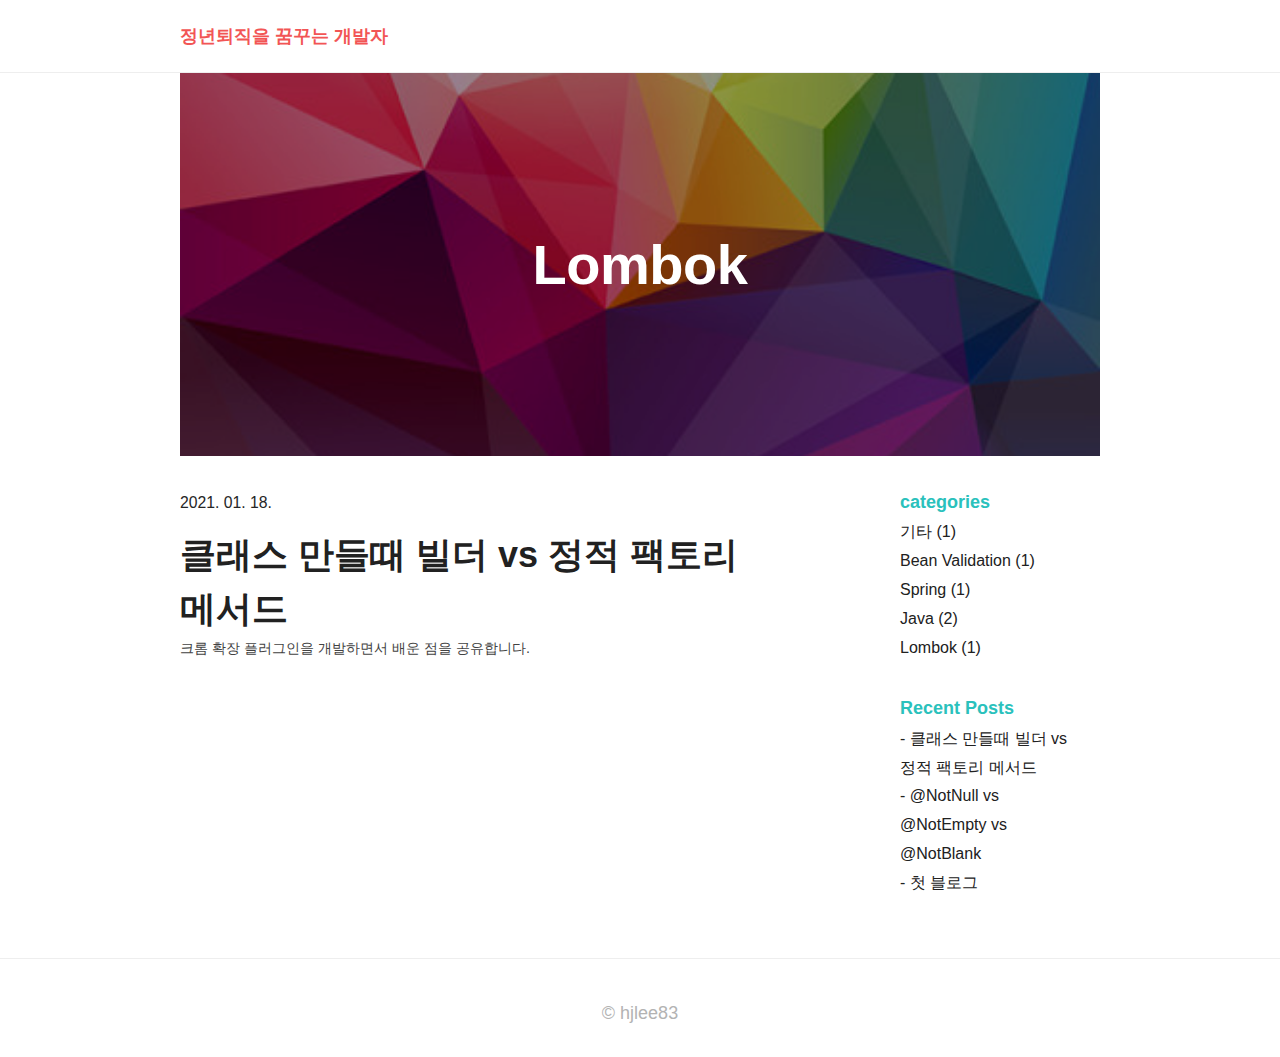
<file: category/Lombok.html>
<!DOCTYPE html><html><head><script>
                            (function(w,d,s,l,i){w[l]=w[l]||[];w[l].push({'gtm.start':
new Date().getTime(),event:'gtm.js'});var f=d.getElementsByTagName(s)[0],
j=d.createElement(s),dl=l!='dataLayer'?'&l='+l:'';j.async=true;j.src=
'https://www.googletagmanager.com/gtm.js?id='+i+dl;f.parentNode.insertBefore(j,f);
})(window,document,'script','dataLayer','GTM-N6X882T');
              </script><meta name="viewport" content="width=device-width"/><meta charSet="utf-8"/><title>정년퇴직을 꿈꾸는 개발자</title><link rel="icon" href="/favicon.ico"/><meta name="description" content="기술을 익히고 공유합니다."/><meta name="next-head-count" content="5"/><link rel="preload" href="/_next/static/css/654792c85b915c123aa8.css" as="style"/><link rel="stylesheet" href="/_next/static/css/654792c85b915c123aa8.css" data-n-g=""/><link rel="preload" href="/_next/static/css/1f8120f5b4600661fbe6.css" as="style"/><link rel="stylesheet" href="/_next/static/css/1f8120f5b4600661fbe6.css" data-n-p=""/><noscript data-n-css=""></noscript><link rel="preload" href="/_next/static/chunks/main-99ad68a3f1273cf1678f.js" as="script"/><link rel="preload" href="/_next/static/chunks/webpack-50bee04d1dc61f8adf5b.js" as="script"/><link rel="preload" href="/_next/static/chunks/framework.a6402fb70cc88f6f61b0.js" as="script"/><link rel="preload" href="/_next/static/chunks/commons.7af247b43e14ac66e88e.js" as="script"/><link rel="preload" href="/_next/static/chunks/f658db493258337e4ee0c0d6b56e2d9169f0c93b.dce0124c09b48dc82c4a.js" as="script"/><link rel="preload" href="/_next/static/chunks/pages/_app-b0db3a5d0ee96813b162.js" as="script"/><link rel="preload" href="/_next/static/chunks/pages/category/%5Bid%5D-e6ce0b6c10bbd4ff6169.js" as="script"/></head><body><noscript><iframe src="https://www.googletagmanager.com/ns.html?id=GTM-N6X882T" height="0" width="0" style="display:none;visibility:hidden"></iframe></noscript><div id="__next"><header style="border-bottom:1px solid #eee"><div class="wrapper"><a class="SiteHeader_wrap__1H66r" href="/"><span>정년퇴직을 꿈꾸는 개발자</span></a></div></header><div class="pageContent"><div class="wrapper"><div class="CategoryBanner_wrap__gIxAp"><div class="CategoryBanner_bgItem__1seew"></div><div class="CategoryBanner_dimmed__1zVrT"><div class="CategoryBanner_contentLayout__3RUlu"><div class="CategoryBanner_smallText__ty9Ld"></div><div class="CategoryBanner_text__1mE08">Lombok</div></div></div></div><section class="content-layout"><div class="list"><div class="ListModule_listModule__dCXP5"><span class="ListModule_postMeta__2ybhZ">2021. 01. 18.</span><a href="/3"><h2 class="ListModule_postLink__1mnu9">클래스 만들때 빌더 vs 정적 팩토리 메서드</h2><p class="ListModule_postDescription__3GHvU">크롬 확장 플러그인을 개발하면서 배운 점을 공유합니다.</p></a></div></div><aside class="page-aside"><section class="category"><strong style="color:#2ac1bc;font-size:18px">categories</strong><ul><li><a href="/category/%EA%B8%B0%ED%83%80">기타<!-- --> (<!-- -->1<!-- -->)</a></li><li><a href="/category/Bean%20Validation">Bean Validation<!-- --> (<!-- -->1<!-- -->)</a></li><li><a href="/category/Spring">Spring<!-- --> (<!-- -->1<!-- -->)</a></li><li><a href="/category/Java">Java<!-- --> (<!-- -->2<!-- -->)</a></li><li><a href="/category/Lombok">Lombok<!-- --> (<!-- -->1<!-- -->)</a></li></ul></section><section class="recent-posts"><strong style="color:#2ac1bc;font-size:18px">Recent Posts</strong><ul><li><a href="/3">- <!-- -->클래스 만들때 빌더 vs 정적 팩토리 메서드</a></li><li><a href="/2">- <!-- -->@NotNull vs @NotEmpty vs @NotBlank</a></li><li><a href="/1">- <!-- -->첫 블로그</a></li></ul></section></aside></section></div></div><footer class="SiteFooter_siteFooter__1mQRw"><div class="wrapper">© hjlee83</div></footer></div><script id="__NEXT_DATA__" type="application/json">{"props":{"pageProps":{"category":"Lombok","allPostsData":[{"id":"3","title":"클래스 만들때 빌더 vs 정적 팩토리 메서드","description":"클래스를 만들떄 빌더와 정적 팩토리 메서드 어떤걸 사용하시나요? 제 생각을 얘기해보겠습니다.","date":"2021. 01. 18.","category":["Java","Lombok"],"content":"\n## 시작하면서\n\n몇일전 아는 동생에게서 아래와 같은 질문이 들어왔습니다.\n\n![img](../public/assets/3/img_1.jpg)\n그래서 동생한테 제 기준을 설명했는데 이 설명한 내용을 블로그에 써보도록 하겠습니다.\n\n일반적으로 클래스를 이용해서 객체를 만들때는 생성자를 사용합니다.\n\n그 외에 방법으로 자주 쓰이는 빌더와 정적팩토리메서드를 저는 언제 사용하는지 설명드리도록 하겠습니다.\n\n## 빌더\n\n\u003e effective java 규칙2  \n\u003e 생성자 인자가 많을때는 Builder 패턴 적용을 고려하라\n\n저는 정산시스템을 개발하다보니 금액을 나타내는 필드를 여러개 사용하고 있습니다.  \n그러다보니 하나의 클래스에 여러개의 금액필드를 생성자로 넣게 되는 경우가 많아집니다.  \n아래와 같이 말이죠.\n\n```java\n\npublic class Settle {\n    ...\n    public Settle(long a, long b, long c, long d, ...) {\n        this.a = a;\n        this.b = b;\n        this.c = c;\n        this.d = d;\n    ...\n    }\n}\n\nnew Settle(100_000L, 10_000L, 200_000L, 100_000L, ...);\n```\n\n여기에는 몇개의 문제가 있습니다.\n\n1. new Settle 을 호출한 부분에서 필드들의 타입이 같으니 어떤 필드가 뭘 의미하는지 쉽게 알수 없습니다.\n2. 불필요한 필드가 있을시 null 을 넣거나 새로 생성자를 만들어야합니다.\n3. 필드가 추가 된다면 생성자를 호출하는 모든 클래스를 수정하거나 필드가 변경된 생성자를 하나 더 만들어야합니다.\n\n이러한 문제들을 빌더를 사용하면 싹 해결이 됩니다.\n\n저는 몇년전까지만 해도 빌더를 사용하지 않았습니다.  \n이유는 빌더객체를 만드는데 오버헤드가 컸고 그동안 만들었던 것들은 필드가 그렇게 많지 않았기때문이였습니다.\n\n지금은 필드가 많던 적던 빌더를 자주 사용하는 편입니다.  \n이유는 Lombok 을 사용하면 빌더를 편하게 만들수 있기 때문입니다.\n\n```java\n\npublic class Settle {\n    ...\n    @Builder\n    private Settle(long a, long b, long c, long d, ...) {\n        this.a = a;\n        this.b = b;\n        this.c = c;\n        this.d = d;\n    ...\n    }\n}\n\nSettle.builder()\n    .a(100_000L)\n    .b(10_000L)\n    .build();\n\n\nSettle.builder()\n    .a(100_000L)\n    .b(10_000L)\n    .c(200_000L) \n    .build();\n```\n\n저를 비롯한 팀에서는 클래스에 빌더를 선언하지 않고 생성자에 선언합니다.  \n이유로는 저희는 테스트에서 사용하는 테스트 빌더  \n그리고 프로덕트에서 사용하는 빌더 2종류를 만들어서 사용하기 때문입니다.\n\n\u003e 클래스에 빌더를 작성하면 암묵적으로 @AllArgsConstructor private 로 생성\n\n```java\n\npublic class Settle {\n    ...\n    @Builder\n    private Settle(long a, long b, long c) {\n        this.a = a;\n        this.b = b;\n        this.c = c;\n    }\n    \n    @Builder(builderClassName=\"TestBuilder\", builderMethodName=\"testBuilder\")\n    private Settle(long a, long b, long c, long d, ...) {\n        this.a = a;\n        this.b = b;\n        this.c = c;\n        this.d = d;\n    ...\n    }\n}\n\nSettle.builder()\n    .a(100_000L)\n    .b(10_000L)\n    .build();\n\n\nSettle.testBuilder()\n    .a(100_000L)\n    .b(10_000L)\n    .c(200_000L)\n    .d(100_000L)\n    .build();\n```\n\n테스트빌더와 프로덕트빌더를 따로 만든 이유는 빌더라고 해서 모든 필드에 열려있으면  \n실제 프로덕트에서 하는 일들이 뭔지 알기 쉽지가 않습니다.  \n그래서 최소한의 필드로 열어두고 필요할때마다 필드를 추가하는 방식을 사용합니다.\n\n## 정적 팩토리 메서드\n\n\u003e effective java 규칙1  \n\u003e 생성자 대신 정적 팩토리 메서드를 사용할 수 없는지 생각해 보라.\n\n생성자로만 그리고 빌더로만 사용하기에는 아쉬울때가 있습니다.  \n저는 외부에서 호출하는것들에는 최소한의 인자만 사용하는게 좋다고 생각합니다.\n\n예를 들면 아래와 같은 클래스가 있다고 합시다.\n\n```java\npublic class Order {\n    private OrderStatus status;\n    private LocalDate orderDate;\n    private String orderNo;\n    private long price;\n            \n    // 생성자 생략\n    // 빌더 생략\n    enum OrderStatus {\n        PAY,\n        DELIVERY,\n        DONE,\n        CANCEL,\n        RETURN\n    }\n}\n```\n\n외부에서 아래와 같이 사용할수 있습니다.\n\n```java\nnew Order(PAY, LocalDate.of(2021, 1, 18), \"20210118001\", 100_000L);\n\nnew Order(CANCEL, LocalDate.of(2021, 1, 18), \"20210118001\", 100_000L);\n\n// 혹은\nOrder.builder()\n    .status(PAY)\n    .orderDate(LocalDate.of(2021, 1, 18))\n    .orderNo(\"20210118001\")\n    .price(100_000L)\n    .build();\n\nOrder.builder()\n    .status(CANCEL)\n    .orderDate(LocalDate.of(2021, 1, 18))\n    .orderNo(\"20210118001\")\n    .price(100_000L)\n    .build();\n```\n\n생성자든 빌더든 정확한 의도를 알기가 쉽지 않습니다.  \n물론 빌더의 이름을 넣을순 있겠지만 매번 비슷한 필드로 생성자를 만들려면  \n인자 순서를 변경하는 꼼수를 부릴수 밖에 없습니다.  \n그리고 클래스 내부에 있는 enum 을 호출하는곳에서 사용하려면 Order.OrderStatus.PAY 같이 작성해야합니다.\n\n이때 정적팩토리 메서드를 사용해주면 아래와 같이 변경할 수 있습니다.\n\n```java\n\npublic class Order {\n    private OrderStatus status;\n    private LocalDate orderDate;\n    private String orderNo;\n    private long price;\n\n    // 빌더 여기 예제에서는 빌더 accessLevel 도 PRIVATE 하게 가능\n    \n    \n    public static payOf(LocalDate orderDate, String orderNo, long price) {\n        return Order.builder()\n                .status(PAY)\n                .orderDate(orderDate)\n                .orderNo(orderNo)\n                .price(price)\n                .build();\n    }\n    \n    public static cancelOf(Order order, LocalDate cancelDate) {\n        return Order.builder()\n                .status(CANCEL)\n                .orderDate(cancelDate)\n                .orderNo(order.orderNo)\n                .price(order.price)\n                .build();\n    }\n    \n    enum OrderStatus {\n        PAY,\n        DELIVERY,\n        DONE,\n        CANCEL,\n        RETURN\n    }\n}\n```\n\n외부에서 아래와 같이 사용할수 있습니다.\n\n```java\nOrder.payOf(LocalDate.of(2021, 1, 18), \"20210118001\", 100_000L);\n\nOrder.cancelOf(order, LocalDate.of(2021, 1, 18));\n```\n\n조금 더 이름으로 확연히 구분이 되고 enum 과 builder를 외부에 노출을 안시킬 수 있습니다.\n\n또한 변경불가능한 객체를 재사용하는 용도로 사용가능합니다.  \n예를 들면 외부에 빈컬렉션을 제공할시\n\n```java\nreturn new ArrayList\u003c\u003e();\n\nreturn Collections.emptyList();\n```\n\n위에 대신 밑에를 사용함으로써 객체를 새로 생성 안하고 재사용이 가능합니다.  \n이걸 이용해서 다른 객체들도 재사용가능하게 만들수 있습니다. (중요한건 불변객체여야합니다.)\n\n## 둘중에 뭘 써야하나?\n\n전 둘다 사용하고 있습니다.\n\n```java\n@Entity // 도메인 계층, 상위 계층\npublic class Settle {\n    ...\n}\n\n// 하위 계층\npublic class SettleDto {\n    private OrderStatus status;\n    private LocalDate orderDate;\n    private String orderNo;\n    private long price;\n\n    // 빌더\n    \n    // entity -\u003e dto (1)\n    public static SettleDto from(Settle order) {\n        return SettleDto.builder()\n                .a(order.getA())\n                .b(order.getB())\n                .c(order.getC())\n                .d(order.getD())\n                .build();\n    }\n \n    // dto -\u003e entity (2)\n    public Settle toEntity() {\n        return Settle.build()\n                .a(a)\n                .b(b)\n                .c(c)\n                .d(d)\n                .build();\n    }\n}\n\n```\n\n하위(dto) 계층에서는 상위(entity) 계층을 알 수 있으니 (1) 처럼 팩토리메서드를 사용하고  \n상위(entity) 계층에서는 하위(dto) 계층을 알 수 없으니 (2) 처럼 하위 계층에서 빌더로 구현합니다.  \n(2) 같은 경우에는 별도의 팩토리클래스를 만들어서 사용하시는 분들도 계신데  \n저는 일단 DTO에서 해당 역할을 하게 했습니다.  \n팩토리 클래스에서도 빌더를 사용하는것은 똑같을것 같습니다.\n\n그리고 그 외에 인자가 4개가 넘어가면 클래스로 넘겨서 사용할수 있는지 먼저 체크를 하고  \n딱히 묶을수 있는 클래스가 없다고 한다면 빌더를 사용했습니다.\n\n## 결론\n\n불변성을 띄며 캐시를 해도 되는가?   \nyes -\u003e 정적 팩토리 메서드  \nno -\u003e 아래 문항으로\n\n불필요한 클래스 생성이나 계층의 역전없이 인자를 3개 이하로 줄일수 있는가?  \nyes -\u003e 정적 팩토리 메서드  \nno -\u003e 빌더\n\n설명한걸 결론짓기가 매우 난해하네요.  \n다른 분들은 어떻게 하고 계신지 궁금합니다.\n"}],"recentPosts":[{"id":"3","title":"클래스 만들때 빌더 vs 정적 팩토리 메서드","description":"클래스를 만들떄 빌더와 정적 팩토리 메서드 어떤걸 사용하시나요? 제 생각을 얘기해보겠습니다.","date":"2021. 01. 18.","category":["Java","Lombok"],"content":"\n## 시작하면서\n\n몇일전 아는 동생에게서 아래와 같은 질문이 들어왔습니다.\n\n![img](../public/assets/3/img_1.jpg)\n그래서 동생한테 제 기준을 설명했는데 이 설명한 내용을 블로그에 써보도록 하겠습니다.\n\n일반적으로 클래스를 이용해서 객체를 만들때는 생성자를 사용합니다.\n\n그 외에 방법으로 자주 쓰이는 빌더와 정적팩토리메서드를 저는 언제 사용하는지 설명드리도록 하겠습니다.\n\n## 빌더\n\n\u003e effective java 규칙2  \n\u003e 생성자 인자가 많을때는 Builder 패턴 적용을 고려하라\n\n저는 정산시스템을 개발하다보니 금액을 나타내는 필드를 여러개 사용하고 있습니다.  \n그러다보니 하나의 클래스에 여러개의 금액필드를 생성자로 넣게 되는 경우가 많아집니다.  \n아래와 같이 말이죠.\n\n```java\n\npublic class Settle {\n    ...\n    public Settle(long a, long b, long c, long d, ...) {\n        this.a = a;\n        this.b = b;\n        this.c = c;\n        this.d = d;\n    ...\n    }\n}\n\nnew Settle(100_000L, 10_000L, 200_000L, 100_000L, ...);\n```\n\n여기에는 몇개의 문제가 있습니다.\n\n1. new Settle 을 호출한 부분에서 필드들의 타입이 같으니 어떤 필드가 뭘 의미하는지 쉽게 알수 없습니다.\n2. 불필요한 필드가 있을시 null 을 넣거나 새로 생성자를 만들어야합니다.\n3. 필드가 추가 된다면 생성자를 호출하는 모든 클래스를 수정하거나 필드가 변경된 생성자를 하나 더 만들어야합니다.\n\n이러한 문제들을 빌더를 사용하면 싹 해결이 됩니다.\n\n저는 몇년전까지만 해도 빌더를 사용하지 않았습니다.  \n이유는 빌더객체를 만드는데 오버헤드가 컸고 그동안 만들었던 것들은 필드가 그렇게 많지 않았기때문이였습니다.\n\n지금은 필드가 많던 적던 빌더를 자주 사용하는 편입니다.  \n이유는 Lombok 을 사용하면 빌더를 편하게 만들수 있기 때문입니다.\n\n```java\n\npublic class Settle {\n    ...\n    @Builder\n    private Settle(long a, long b, long c, long d, ...) {\n        this.a = a;\n        this.b = b;\n        this.c = c;\n        this.d = d;\n    ...\n    }\n}\n\nSettle.builder()\n    .a(100_000L)\n    .b(10_000L)\n    .build();\n\n\nSettle.builder()\n    .a(100_000L)\n    .b(10_000L)\n    .c(200_000L) \n    .build();\n```\n\n저를 비롯한 팀에서는 클래스에 빌더를 선언하지 않고 생성자에 선언합니다.  \n이유로는 저희는 테스트에서 사용하는 테스트 빌더  \n그리고 프로덕트에서 사용하는 빌더 2종류를 만들어서 사용하기 때문입니다.\n\n\u003e 클래스에 빌더를 작성하면 암묵적으로 @AllArgsConstructor private 로 생성\n\n```java\n\npublic class Settle {\n    ...\n    @Builder\n    private Settle(long a, long b, long c) {\n        this.a = a;\n        this.b = b;\n        this.c = c;\n    }\n    \n    @Builder(builderClassName=\"TestBuilder\", builderMethodName=\"testBuilder\")\n    private Settle(long a, long b, long c, long d, ...) {\n        this.a = a;\n        this.b = b;\n        this.c = c;\n        this.d = d;\n    ...\n    }\n}\n\nSettle.builder()\n    .a(100_000L)\n    .b(10_000L)\n    .build();\n\n\nSettle.testBuilder()\n    .a(100_000L)\n    .b(10_000L)\n    .c(200_000L)\n    .d(100_000L)\n    .build();\n```\n\n테스트빌더와 프로덕트빌더를 따로 만든 이유는 빌더라고 해서 모든 필드에 열려있으면  \n실제 프로덕트에서 하는 일들이 뭔지 알기 쉽지가 않습니다.  \n그래서 최소한의 필드로 열어두고 필요할때마다 필드를 추가하는 방식을 사용합니다.\n\n## 정적 팩토리 메서드\n\n\u003e effective java 규칙1  \n\u003e 생성자 대신 정적 팩토리 메서드를 사용할 수 없는지 생각해 보라.\n\n생성자로만 그리고 빌더로만 사용하기에는 아쉬울때가 있습니다.  \n저는 외부에서 호출하는것들에는 최소한의 인자만 사용하는게 좋다고 생각합니다.\n\n예를 들면 아래와 같은 클래스가 있다고 합시다.\n\n```java\npublic class Order {\n    private OrderStatus status;\n    private LocalDate orderDate;\n    private String orderNo;\n    private long price;\n            \n    // 생성자 생략\n    // 빌더 생략\n    enum OrderStatus {\n        PAY,\n        DELIVERY,\n        DONE,\n        CANCEL,\n        RETURN\n    }\n}\n```\n\n외부에서 아래와 같이 사용할수 있습니다.\n\n```java\nnew Order(PAY, LocalDate.of(2021, 1, 18), \"20210118001\", 100_000L);\n\nnew Order(CANCEL, LocalDate.of(2021, 1, 18), \"20210118001\", 100_000L);\n\n// 혹은\nOrder.builder()\n    .status(PAY)\n    .orderDate(LocalDate.of(2021, 1, 18))\n    .orderNo(\"20210118001\")\n    .price(100_000L)\n    .build();\n\nOrder.builder()\n    .status(CANCEL)\n    .orderDate(LocalDate.of(2021, 1, 18))\n    .orderNo(\"20210118001\")\n    .price(100_000L)\n    .build();\n```\n\n생성자든 빌더든 정확한 의도를 알기가 쉽지 않습니다.  \n물론 빌더의 이름을 넣을순 있겠지만 매번 비슷한 필드로 생성자를 만들려면  \n인자 순서를 변경하는 꼼수를 부릴수 밖에 없습니다.  \n그리고 클래스 내부에 있는 enum 을 호출하는곳에서 사용하려면 Order.OrderStatus.PAY 같이 작성해야합니다.\n\n이때 정적팩토리 메서드를 사용해주면 아래와 같이 변경할 수 있습니다.\n\n```java\n\npublic class Order {\n    private OrderStatus status;\n    private LocalDate orderDate;\n    private String orderNo;\n    private long price;\n\n    // 빌더 여기 예제에서는 빌더 accessLevel 도 PRIVATE 하게 가능\n    \n    \n    public static payOf(LocalDate orderDate, String orderNo, long price) {\n        return Order.builder()\n                .status(PAY)\n                .orderDate(orderDate)\n                .orderNo(orderNo)\n                .price(price)\n                .build();\n    }\n    \n    public static cancelOf(Order order, LocalDate cancelDate) {\n        return Order.builder()\n                .status(CANCEL)\n                .orderDate(cancelDate)\n                .orderNo(order.orderNo)\n                .price(order.price)\n                .build();\n    }\n    \n    enum OrderStatus {\n        PAY,\n        DELIVERY,\n        DONE,\n        CANCEL,\n        RETURN\n    }\n}\n```\n\n외부에서 아래와 같이 사용할수 있습니다.\n\n```java\nOrder.payOf(LocalDate.of(2021, 1, 18), \"20210118001\", 100_000L);\n\nOrder.cancelOf(order, LocalDate.of(2021, 1, 18));\n```\n\n조금 더 이름으로 확연히 구분이 되고 enum 과 builder를 외부에 노출을 안시킬 수 있습니다.\n\n또한 변경불가능한 객체를 재사용하는 용도로 사용가능합니다.  \n예를 들면 외부에 빈컬렉션을 제공할시\n\n```java\nreturn new ArrayList\u003c\u003e();\n\nreturn Collections.emptyList();\n```\n\n위에 대신 밑에를 사용함으로써 객체를 새로 생성 안하고 재사용이 가능합니다.  \n이걸 이용해서 다른 객체들도 재사용가능하게 만들수 있습니다. (중요한건 불변객체여야합니다.)\n\n## 둘중에 뭘 써야하나?\n\n전 둘다 사용하고 있습니다.\n\n```java\n@Entity // 도메인 계층, 상위 계층\npublic class Settle {\n    ...\n}\n\n// 하위 계층\npublic class SettleDto {\n    private OrderStatus status;\n    private LocalDate orderDate;\n    private String orderNo;\n    private long price;\n\n    // 빌더\n    \n    // entity -\u003e dto (1)\n    public static SettleDto from(Settle order) {\n        return SettleDto.builder()\n                .a(order.getA())\n                .b(order.getB())\n                .c(order.getC())\n                .d(order.getD())\n                .build();\n    }\n \n    // dto -\u003e entity (2)\n    public Settle toEntity() {\n        return Settle.build()\n                .a(a)\n                .b(b)\n                .c(c)\n                .d(d)\n                .build();\n    }\n}\n\n```\n\n하위(dto) 계층에서는 상위(entity) 계층을 알 수 있으니 (1) 처럼 팩토리메서드를 사용하고  \n상위(entity) 계층에서는 하위(dto) 계층을 알 수 없으니 (2) 처럼 하위 계층에서 빌더로 구현합니다.  \n(2) 같은 경우에는 별도의 팩토리클래스를 만들어서 사용하시는 분들도 계신데  \n저는 일단 DTO에서 해당 역할을 하게 했습니다.  \n팩토리 클래스에서도 빌더를 사용하는것은 똑같을것 같습니다.\n\n그리고 그 외에 인자가 4개가 넘어가면 클래스로 넘겨서 사용할수 있는지 먼저 체크를 하고  \n딱히 묶을수 있는 클래스가 없다고 한다면 빌더를 사용했습니다.\n\n## 결론\n\n불변성을 띄며 캐시를 해도 되는가?   \nyes -\u003e 정적 팩토리 메서드  \nno -\u003e 아래 문항으로\n\n불필요한 클래스 생성이나 계층의 역전없이 인자를 3개 이하로 줄일수 있는가?  \nyes -\u003e 정적 팩토리 메서드  \nno -\u003e 빌더\n\n설명한걸 결론짓기가 매우 난해하네요.  \n다른 분들은 어떻게 하고 계신지 궁금합니다.\n"},{"id":"2","title":"@NotNull vs @NotEmpty vs @NotBlank","description":"@NotNull, @NotEmpty, @NotBlank 를 언제 사용해야하는지 설명합니다.","date":"2021. 01. 11.","category":["Bean Validation","Spring","Java"],"content":"\n## 시작하면서\n\nspring 을 하면서 validation 에 대해 얘기해보려합니다.\n\n웹 서비스를 만들면서 다양하게 검증을 사용할 일이 생깁니다.\n\n웹프로그램을 만들다보면 프리젠테이션 계층부터 지속성 계층까지 반복적인 유효성검사는 코드의 품질을 떨어뜨리고 오류발생을 높입니다.\n그래서  [JSR-303](https://jcp.org/en/jsr/detail?id=303) 이 나왔습니다.\n\n그리고 자바 8이 나오고나서 자바8에 맞추어 bean validation 2.0 에 맞게 [JSR-380](https://jcp.org/en/jsr/detail?id=380) 이 나왔습니다.\n\n\u003e JSR 은 자바스펙요구서 (Java Specification Request)\n\n이런 Bean Validation 을 사용하면 쉽게 검증을 적용할수 있습니다.\n\n하지만 그동안 코드리뷰를 하면서 NotNull, NotEmpty 그리고 NotBlank 를 혼용하는 분들을 종종 발견하곤 합니다.\n\n그래서 해당 내용을 정리하려합니다.\n\n## @NotNull\n\n```java\npackage com.example.code.validation;\n\nimport org.springframework.boot.SpringApplication;\nimport org.springframework.boot.autoconfigure.SpringBootApplication;\nimport org.springframework.web.bind.WebDataBinder;\nimport org.springframework.web.bind.annotation.GetMapping;\nimport org.springframework.web.bind.annotation.InitBinder;\nimport org.springframework.web.bind.annotation.RestController;\n\n@RestController\n@SpringBootApplication\npublic class ValidationApplication {\n\n    @InitBinder\n    public void initBinder(WebDataBinder binder) {\n        binder.initDirectFieldAccess();\n    }\n\n    public static void main(String[] args) {\n        SpringApplication.run(ValidationApplication.class, args);\n    }\n\n    @GetMapping(\"/hello\")\n    public String helloName(HelloRequest helloRequest) {\n\n        return helloRequest.getMessage();\n    }\n\n    public static class HelloRequest {\n\n       private String name;\n\n        public String getMessage() {\n            return String.format(\"안녕 %s\", name);\n        }\n    }\n}\n```\n\n/hello 을 호출하게 되면 \"안녕 이름\" 이 호출되는 간단한 컨트롤러입니다.\n\u003e request 에 setter 를 안넣는 방법은 조졸두님 [블로그](https://jojoldu.tistory.com/407) 를 참고해주세요.\n\n```java\nimport org.junit.jupiter.api.DisplayName;\nimport org.junit.jupiter.api.Test;\nimport org.springframework.beans.factory.annotation.Autowired;\nimport org.springframework.boot.test.autoconfigure.web.servlet.WebMvcTest;\nimport org.springframework.test.web.servlet.MockMvc;\nimport org.springframework.test.web.servlet.ResultActions;\n\nimport static org.springframework.test.web.servlet.request.MockMvcRequestBuilders.get;\nimport static org.springframework.test.web.servlet.result.MockMvcResultMatchers.content;\nimport static org.springframework.test.web.servlet.result.MockMvcResultMatchers.status;\n\n@WebMvcTest\nclass HelloControllerTest {\n\n    @Autowired\n    MockMvc mvc;\n\n    @Test\n    @DisplayName(\"hello 컨트롤러가 잘 되는지 확인\")\n    void helloTest1() throws Exception {\n\n        // when\n        ResultActions resultActions = mvc.perform(get(\"/hello\")\n        );\n\n        // then\n        resultActions\n                .andExpect(status().isOk())\n                .andExpect(content().string(\"안녕 null\"));\n\n    }\n}\n```\n\n테스트 코드입니다.  \n테스트는 통과과 되겠지만 결과 데이터는 안녕 null 입니다.  \nname 이 null 이 되면 안될것 같습니다.\n\n코드를 고쳐보겠습니다.\n\n```java\npublic static class HelloRequest {\n\n    @NotNull(message = \"이름은 빈값일 수 없습니다.\") // (1)\n    private String name;\n\n    public String getMessage() {\n        return String.format(\"hello %s\", name);\n    }\n}\n```\n\n(1) HelloRequest 에 @NotNull 을 추가합니다.\n\n다시 수행하면 예상과 달리 또 통과가 되는데요.  \n이유는 validation 어노테이션을 체크할수 있는 장치가 추가로 필요하기 때문입니다.\n\n```java\npublic class ValidationApplication {\n    \n    // ...\n    @GetMapping(\"/hello\")\n    public String helloName(@Valid HelloRequest helloRequest) { // (1)\n\n        return helloRequest.getMessage();\n    }\n    // ...\n}\n```\n\n(1) @Valid 어노테이션을 추가하였습니다.\n\n다시 수행하면 예상처럼 테스트가 실패가 됩니다.  \n테스트를 성공시키도록 수정해보겠습니다.\n\n```java\nimport org.junit.jupiter.api.DisplayName;\nimport org.junit.jupiter.api.Test;\nimport org.springframework.beans.factory.annotation.Autowired;\nimport org.springframework.boot.test.autoconfigure.web.servlet.WebMvcTest;\nimport org.springframework.test.web.servlet.MockMvc;\nimport org.springframework.test.web.servlet.MvcResult;\nimport org.springframework.test.web.servlet.ResultActions;\nimport org.springframework.validation.BindException;\n\nimport static org.assertj.core.api.Assertions.assertThat;\nimport static org.assertj.core.api.Assertions.tuple;\nimport static org.springframework.test.web.servlet.request.MockMvcRequestBuilders.get;\nimport static org.springframework.test.web.servlet.result.MockMvcResultMatchers.status;\n\n@WebMvcTest\nclass HelloControllerTest {\n\n    // ...\n    \n    @Test\n    @DisplayName(\"hello 컨트롤러에 파라미터를 전달 안하면 name validation 이 작동한다\") // (1)\n    void helloTest1() throws Exception {\n\n        // when\n        ResultActions resultActions = mvc.perform(get(\"/hello\")\n        );\n\n        // then\n        MvcResult mvcResult = resultActions\n                .andExpect(status().isBadRequest())\n                .andReturn();\n\n        assertThat(((BindException) mvcResult.getResolvedException()).getBindingResult().getFieldErrors()) // (2)\n                .extracting(\"field\", \"defaultMessage\")\n                .containsExactlyInAnyOrder(\n                        tuple(\"name\", \"이름은 빈값일 수 없습니다.\")\n                );\n    }\n}\n```\n\n(1) 테스트 이름을 변경합니다.  \n(2) 바인딩 에러를 잡아서 검증합니다.\n\n이제 통과를 할것입니다.  \n우리가 원하던대로 null 을 막았습니다.\n\nname 에 빈값이 들어가면 어떻게 될까요?  \n저는 빈값도 예외가 나오길 원합니다.\n\n테스트를 추가해보겠습니다.\n\n```java\n\n@WebMvcTest\nclass HelloControllerTest {\n    \n    // ...\n    \n    @Test\n    @DisplayName(\"hello 컨트롤러에 name 값을 빈값으로 전달하면 name validation 이 작동한다\")\n    void helloTest2() throws Exception {\n\n        // when\n        ResultActions resultActions = mvc.perform(get(\"/hello\")\n                .param(\"name\", \"\") // (1)\n        );\n\n        // then\n        MvcResult mvcResult = resultActions\n                .andExpect(status().isBadRequest())\n                .andReturn();\n\n        assertThat(((BindException) mvcResult.getResolvedException()).getBindingResult().getFieldErrors())\n                .extracting(\"field\", \"defaultMessage\")\n                .containsExactlyInAnyOrder(\n                        tuple(\"name\", \"이름은 빈값일 수 없습니다.\")\n                );\n    }\n}\n```\n\n(1) 먼저 작성한 테스트와 동일하지만 파라미터로 name 이 추가되었습니다.\n\n다시 수행하면 예상과 다르게 status 가 isOk 가 되면서 테스트가 실패하게 됩니다. 우리는 @NotNull 을 넣었는데 왜 통과가 되는것일까요?\n\nNotNull 의 javaDoc 을 보면\n\n\u003e The annotated element must not be null. Accepts any type.\n\n이렇게 되어있습니다.  \nnull 만 체크하는용도입니다.\n\n## NotBlank\n\n코드를 수정해보겠습니다.\n\n```java\npublic static class HelloRequest {\n\n    @NotBlank(message = \"이름은 빈값일 수 없습니다.\") // (1)\n    private String name;\n\n    public String getMessage() {\n        return String.format(\"안녕 %s\", name);\n    }\n}\n```\n\n(1) @NotBlank 로 변경해보겠습니다.\n\n테스트를 재수행해보면 통과하는것을 알 수 있습니다.\n\nNotBlank 의 javaDoc 을 보면\n\n\u003e The annotated element must not be null and must contain at least one non-whitespace character.  \n\u003e Accepts CharSequence.\n\n이렇게 되어있습니다.  \nNotBlank 는 null 과 빈문자열을 체크하네요.\n\n## NotEmpty\n\n그동안 api 는 안녕 철수. 안녕 영희 같이 한명을 대상으로 했습니다.\n\n근데 저는 안녕 철수, 영희 처럼 2명을 대상으로 하고 싶어졌습니다.\n\n아래처럼 변경해보죠.\n\n```java\npublic static class HelloRequest {\n\n    @NotBlank(message = \"이름은 빈값일 수 없습니다.\")\n    private List\u003cString\u003e name; // (1)\n\n    public String getMessage() {\n        return String.format(\"안녕 %s\", name);\n    }\n}\n```\n\n리스트로 변경해봅니다.  \n테스트를 재수행하면 아래와 같은 오류를 내뿜으면서 다 깨집니다.\n\n```\nNo validator could be found for constraint 'javax.validation.constraints.NotBlank' validating type 'java.util.List\u003cjava.lang.String\u003e'. Check configuration for 'name'\n```\n\nNotBlank 를 List 에 쓸수 없다 라고 나오네요.\n\n다시 코드를 변경해보겠습니다.\n\n```java\npublic static class HelloRequest {\n\n    @NotNull(message = \"이름은 빈값일 수 없습니다.\") // (1)\n    private List\u003cString\u003e name;\n\n    public String getMessage() {\n        return String.format(\"안녕 %s\", name);\n    }\n}\n```\n\n(1) NotNull 로 다시 변경했습니다.\n\n테스트를 재수행하니 helloTest1은 통과되고 helloTest2는 isOk를 내보내면서 실패했네요.\n\n@NotNull 로는 빈배열을 체크할수 없습니다.\n\n코드를 수정해보겠습니다.\n\n```java\npublic static class HelloRequest {\n\n    @NotEmpty(message = \"이름은 빈값일 수 없습니다.\") // (1) \n    private List\u003cString\u003e name;\n\n    public String getMessage() {\n        return String.format(\"hello %s\", name);\n    }\n}\n```\n\n(1) NotEmpty 로 변경했습니다.\n\n테스트를 재수행하니 통과되었습니다.\n\nNotEmpty 의 javaDoc 을 보면\n\n\u003e The annotated element must not be null nor empty.  \n\u003e Supported types are:    \n\u003e CharSequence (length of character sequence is evaluated)  \n\u003e Collection (collection size is evaluated)  \n\u003e Map (map size is evaluated)  \n\u003e Array (array length is evaluated)\n\n이렇게 되어있습니다.    \nNotEmpty 는 null 과 비어있는지 체크를 합니다.\n\n## 결론\n\n검증하려는 필드가 List 인가?\n\nyes → @NotEmpty\n\nno → 아래문항으로\n\n검증하려는 필드가 String 인가?\n\nyes → @NotBlank\n\nno → @NotNull\n\n읽어주셔서 감사합니다."},{"id":"1","title":"첫 블로그","description":"2021년 블로그를 시작과 인사말","date":"2021. 01. 01.","category":["기타"],"content":"\n2021년을 맞이하여 블로그를 꾸준히 운영을 해보려합니다.\n\n제가 필요한 기술들과   \n회사에서 접했던 문제들을 공유하려 합니다.\n\n일단 블로그는 next 로 틀만 만들고 차츰차츰 꾸밀거에요.\n\n블로그를 꾸미는 과정도 시리즈로 제공을 해볼게요.\n\n방문해주셔서 감사합니다."}],"categories":[{"id":"기타","count":1},{"id":"Bean Validation","count":1},{"id":"Spring","count":1},{"id":"Java","count":2},{"id":"Lombok","count":1}]},"__N_SSG":true},"page":"/category/[id]","query":{"id":"Lombok"},"buildId":"JI4Tauw_eceWDYWmDnEPA","nextExport":false,"isFallback":false,"gsp":true}</script><script nomodule="" src="/_next/static/chunks/polyfills-250f16924c392849df26.js"></script><script src="/_next/static/chunks/main-99ad68a3f1273cf1678f.js" async=""></script><script src="/_next/static/chunks/webpack-50bee04d1dc61f8adf5b.js" async=""></script><script src="/_next/static/chunks/framework.a6402fb70cc88f6f61b0.js" async=""></script><script src="/_next/static/chunks/commons.7af247b43e14ac66e88e.js" async=""></script><script src="/_next/static/chunks/f658db493258337e4ee0c0d6b56e2d9169f0c93b.dce0124c09b48dc82c4a.js" async=""></script><script src="/_next/static/chunks/pages/_app-b0db3a5d0ee96813b162.js" async=""></script><script src="/_next/static/chunks/pages/category/%5Bid%5D-e6ce0b6c10bbd4ff6169.js" async=""></script><script src="/_next/static/JI4Tauw_eceWDYWmDnEPA/_buildManifest.js" async=""></script><script src="/_next/static/JI4Tauw_eceWDYWmDnEPA/_ssgManifest.js" async=""></script></body></html>
</file>
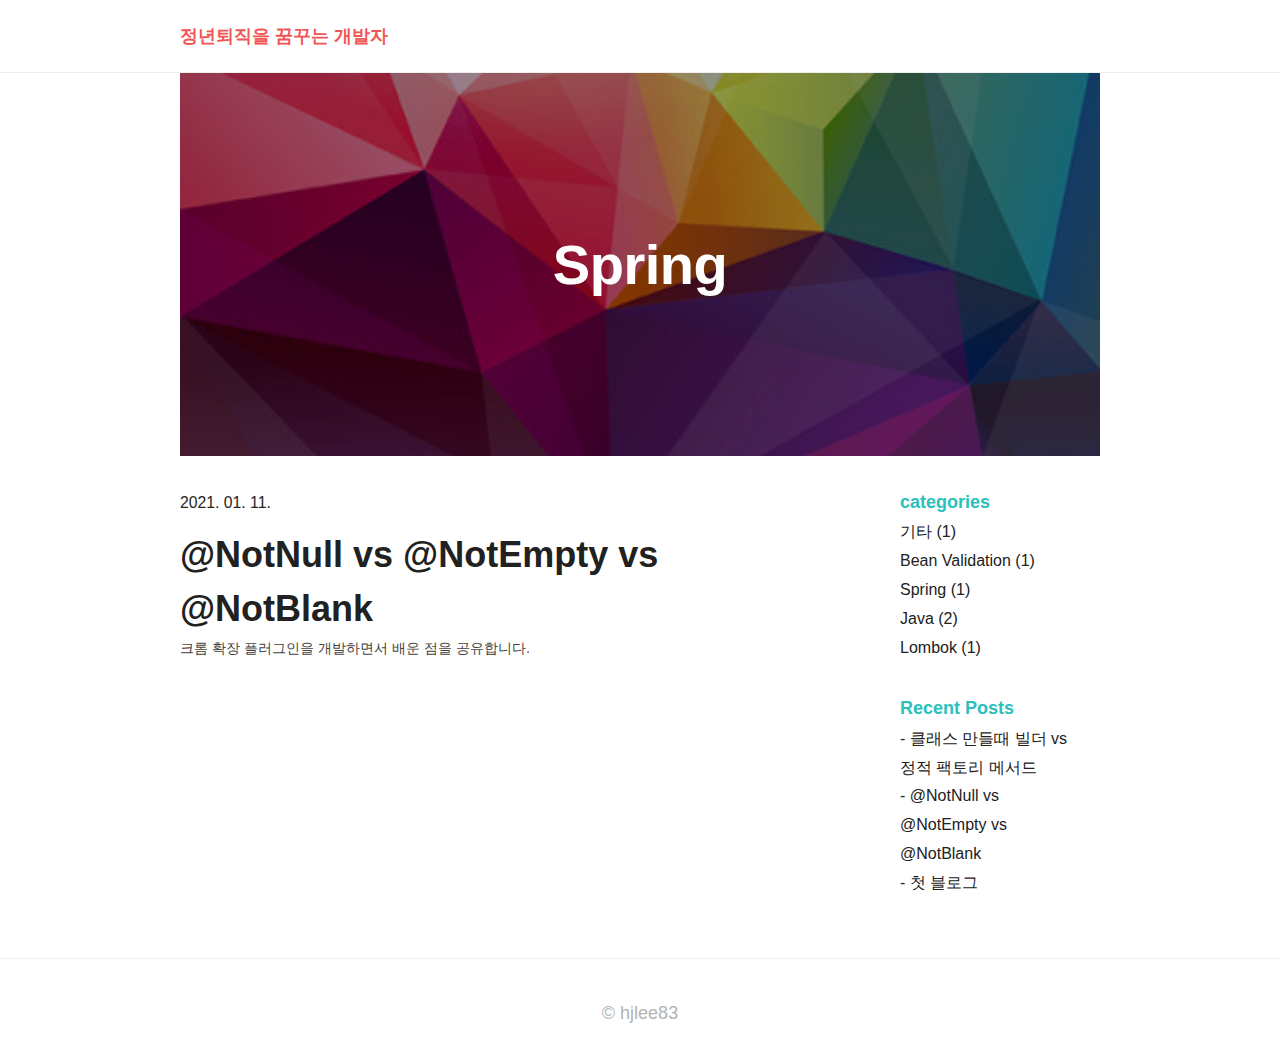
<file: category/Spring.html>
<!DOCTYPE html><html><head><script>
                            (function(w,d,s,l,i){w[l]=w[l]||[];w[l].push({'gtm.start':
new Date().getTime(),event:'gtm.js'});var f=d.getElementsByTagName(s)[0],
j=d.createElement(s),dl=l!='dataLayer'?'&l='+l:'';j.async=true;j.src=
'https://www.googletagmanager.com/gtm.js?id='+i+dl;f.parentNode.insertBefore(j,f);
})(window,document,'script','dataLayer','GTM-N6X882T');
              </script><meta name="viewport" content="width=device-width"/><meta charSet="utf-8"/><title>정년퇴직을 꿈꾸는 개발자</title><link rel="icon" href="/favicon.ico"/><meta name="description" content="기술을 익히고 공유합니다."/><meta name="next-head-count" content="5"/><link rel="preload" href="/_next/static/css/654792c85b915c123aa8.css" as="style"/><link rel="stylesheet" href="/_next/static/css/654792c85b915c123aa8.css" data-n-g=""/><link rel="preload" href="/_next/static/css/1f8120f5b4600661fbe6.css" as="style"/><link rel="stylesheet" href="/_next/static/css/1f8120f5b4600661fbe6.css" data-n-p=""/><noscript data-n-css=""></noscript><link rel="preload" href="/_next/static/chunks/main-99ad68a3f1273cf1678f.js" as="script"/><link rel="preload" href="/_next/static/chunks/webpack-50bee04d1dc61f8adf5b.js" as="script"/><link rel="preload" href="/_next/static/chunks/framework.a6402fb70cc88f6f61b0.js" as="script"/><link rel="preload" href="/_next/static/chunks/commons.7af247b43e14ac66e88e.js" as="script"/><link rel="preload" href="/_next/static/chunks/f658db493258337e4ee0c0d6b56e2d9169f0c93b.dce0124c09b48dc82c4a.js" as="script"/><link rel="preload" href="/_next/static/chunks/pages/_app-b0db3a5d0ee96813b162.js" as="script"/><link rel="preload" href="/_next/static/chunks/pages/category/%5Bid%5D-e6ce0b6c10bbd4ff6169.js" as="script"/></head><body><noscript><iframe src="https://www.googletagmanager.com/ns.html?id=GTM-N6X882T" height="0" width="0" style="display:none;visibility:hidden"></iframe></noscript><div id="__next"><header style="border-bottom:1px solid #eee"><div class="wrapper"><a class="SiteHeader_wrap__1H66r" href="/"><span>정년퇴직을 꿈꾸는 개발자</span></a></div></header><div class="pageContent"><div class="wrapper"><div class="CategoryBanner_wrap__gIxAp"><div class="CategoryBanner_bgItem__1seew"></div><div class="CategoryBanner_dimmed__1zVrT"><div class="CategoryBanner_contentLayout__3RUlu"><div class="CategoryBanner_smallText__ty9Ld"></div><div class="CategoryBanner_text__1mE08">Spring</div></div></div></div><section class="content-layout"><div class="list"><div class="ListModule_listModule__dCXP5"><span class="ListModule_postMeta__2ybhZ">2021. 01. 11.</span><a href="/2"><h2 class="ListModule_postLink__1mnu9">@NotNull vs @NotEmpty vs @NotBlank</h2><p class="ListModule_postDescription__3GHvU">크롬 확장 플러그인을 개발하면서 배운 점을 공유합니다.</p></a></div></div><aside class="page-aside"><section class="category"><strong style="color:#2ac1bc;font-size:18px">categories</strong><ul><li><a href="/category/%EA%B8%B0%ED%83%80">기타<!-- --> (<!-- -->1<!-- -->)</a></li><li><a href="/category/Bean%20Validation">Bean Validation<!-- --> (<!-- -->1<!-- -->)</a></li><li><a href="/category/Spring">Spring<!-- --> (<!-- -->1<!-- -->)</a></li><li><a href="/category/Java">Java<!-- --> (<!-- -->2<!-- -->)</a></li><li><a href="/category/Lombok">Lombok<!-- --> (<!-- -->1<!-- -->)</a></li></ul></section><section class="recent-posts"><strong style="color:#2ac1bc;font-size:18px">Recent Posts</strong><ul><li><a href="/3">- <!-- -->클래스 만들때 빌더 vs 정적 팩토리 메서드</a></li><li><a href="/2">- <!-- -->@NotNull vs @NotEmpty vs @NotBlank</a></li><li><a href="/1">- <!-- -->첫 블로그</a></li></ul></section></aside></section></div></div><footer class="SiteFooter_siteFooter__1mQRw"><div class="wrapper">© hjlee83</div></footer></div><script id="__NEXT_DATA__" type="application/json">{"props":{"pageProps":{"category":"Spring","allPostsData":[{"id":"2","title":"@NotNull vs @NotEmpty vs @NotBlank","description":"@NotNull, @NotEmpty, @NotBlank 를 언제 사용해야하는지 설명합니다.","date":"2021. 01. 11.","category":["Bean Validation","Spring","Java"],"content":"\n## 시작하면서\n\nspring 을 하면서 validation 에 대해 얘기해보려합니다.\n\n웹 서비스를 만들면서 다양하게 검증을 사용할 일이 생깁니다.\n\n웹프로그램을 만들다보면 프리젠테이션 계층부터 지속성 계층까지 반복적인 유효성검사는 코드의 품질을 떨어뜨리고 오류발생을 높입니다.\n그래서  [JSR-303](https://jcp.org/en/jsr/detail?id=303) 이 나왔습니다.\n\n그리고 자바 8이 나오고나서 자바8에 맞추어 bean validation 2.0 에 맞게 [JSR-380](https://jcp.org/en/jsr/detail?id=380) 이 나왔습니다.\n\n\u003e JSR 은 자바스펙요구서 (Java Specification Request)\n\n이런 Bean Validation 을 사용하면 쉽게 검증을 적용할수 있습니다.\n\n하지만 그동안 코드리뷰를 하면서 NotNull, NotEmpty 그리고 NotBlank 를 혼용하는 분들을 종종 발견하곤 합니다.\n\n그래서 해당 내용을 정리하려합니다.\n\n## @NotNull\n\n```java\npackage com.example.code.validation;\n\nimport org.springframework.boot.SpringApplication;\nimport org.springframework.boot.autoconfigure.SpringBootApplication;\nimport org.springframework.web.bind.WebDataBinder;\nimport org.springframework.web.bind.annotation.GetMapping;\nimport org.springframework.web.bind.annotation.InitBinder;\nimport org.springframework.web.bind.annotation.RestController;\n\n@RestController\n@SpringBootApplication\npublic class ValidationApplication {\n\n    @InitBinder\n    public void initBinder(WebDataBinder binder) {\n        binder.initDirectFieldAccess();\n    }\n\n    public static void main(String[] args) {\n        SpringApplication.run(ValidationApplication.class, args);\n    }\n\n    @GetMapping(\"/hello\")\n    public String helloName(HelloRequest helloRequest) {\n\n        return helloRequest.getMessage();\n    }\n\n    public static class HelloRequest {\n\n       private String name;\n\n        public String getMessage() {\n            return String.format(\"안녕 %s\", name);\n        }\n    }\n}\n```\n\n/hello 을 호출하게 되면 \"안녕 이름\" 이 호출되는 간단한 컨트롤러입니다.\n\u003e request 에 setter 를 안넣는 방법은 조졸두님 [블로그](https://jojoldu.tistory.com/407) 를 참고해주세요.\n\n```java\nimport org.junit.jupiter.api.DisplayName;\nimport org.junit.jupiter.api.Test;\nimport org.springframework.beans.factory.annotation.Autowired;\nimport org.springframework.boot.test.autoconfigure.web.servlet.WebMvcTest;\nimport org.springframework.test.web.servlet.MockMvc;\nimport org.springframework.test.web.servlet.ResultActions;\n\nimport static org.springframework.test.web.servlet.request.MockMvcRequestBuilders.get;\nimport static org.springframework.test.web.servlet.result.MockMvcResultMatchers.content;\nimport static org.springframework.test.web.servlet.result.MockMvcResultMatchers.status;\n\n@WebMvcTest\nclass HelloControllerTest {\n\n    @Autowired\n    MockMvc mvc;\n\n    @Test\n    @DisplayName(\"hello 컨트롤러가 잘 되는지 확인\")\n    void helloTest1() throws Exception {\n\n        // when\n        ResultActions resultActions = mvc.perform(get(\"/hello\")\n        );\n\n        // then\n        resultActions\n                .andExpect(status().isOk())\n                .andExpect(content().string(\"안녕 null\"));\n\n    }\n}\n```\n\n테스트 코드입니다.  \n테스트는 통과과 되겠지만 결과 데이터는 안녕 null 입니다.  \nname 이 null 이 되면 안될것 같습니다.\n\n코드를 고쳐보겠습니다.\n\n```java\npublic static class HelloRequest {\n\n    @NotNull(message = \"이름은 빈값일 수 없습니다.\") // (1)\n    private String name;\n\n    public String getMessage() {\n        return String.format(\"hello %s\", name);\n    }\n}\n```\n\n(1) HelloRequest 에 @NotNull 을 추가합니다.\n\n다시 수행하면 예상과 달리 또 통과가 되는데요.  \n이유는 validation 어노테이션을 체크할수 있는 장치가 추가로 필요하기 때문입니다.\n\n```java\npublic class ValidationApplication {\n    \n    // ...\n    @GetMapping(\"/hello\")\n    public String helloName(@Valid HelloRequest helloRequest) { // (1)\n\n        return helloRequest.getMessage();\n    }\n    // ...\n}\n```\n\n(1) @Valid 어노테이션을 추가하였습니다.\n\n다시 수행하면 예상처럼 테스트가 실패가 됩니다.  \n테스트를 성공시키도록 수정해보겠습니다.\n\n```java\nimport org.junit.jupiter.api.DisplayName;\nimport org.junit.jupiter.api.Test;\nimport org.springframework.beans.factory.annotation.Autowired;\nimport org.springframework.boot.test.autoconfigure.web.servlet.WebMvcTest;\nimport org.springframework.test.web.servlet.MockMvc;\nimport org.springframework.test.web.servlet.MvcResult;\nimport org.springframework.test.web.servlet.ResultActions;\nimport org.springframework.validation.BindException;\n\nimport static org.assertj.core.api.Assertions.assertThat;\nimport static org.assertj.core.api.Assertions.tuple;\nimport static org.springframework.test.web.servlet.request.MockMvcRequestBuilders.get;\nimport static org.springframework.test.web.servlet.result.MockMvcResultMatchers.status;\n\n@WebMvcTest\nclass HelloControllerTest {\n\n    // ...\n    \n    @Test\n    @DisplayName(\"hello 컨트롤러에 파라미터를 전달 안하면 name validation 이 작동한다\") // (1)\n    void helloTest1() throws Exception {\n\n        // when\n        ResultActions resultActions = mvc.perform(get(\"/hello\")\n        );\n\n        // then\n        MvcResult mvcResult = resultActions\n                .andExpect(status().isBadRequest())\n                .andReturn();\n\n        assertThat(((BindException) mvcResult.getResolvedException()).getBindingResult().getFieldErrors()) // (2)\n                .extracting(\"field\", \"defaultMessage\")\n                .containsExactlyInAnyOrder(\n                        tuple(\"name\", \"이름은 빈값일 수 없습니다.\")\n                );\n    }\n}\n```\n\n(1) 테스트 이름을 변경합니다.  \n(2) 바인딩 에러를 잡아서 검증합니다.\n\n이제 통과를 할것입니다.  \n우리가 원하던대로 null 을 막았습니다.\n\nname 에 빈값이 들어가면 어떻게 될까요?  \n저는 빈값도 예외가 나오길 원합니다.\n\n테스트를 추가해보겠습니다.\n\n```java\n\n@WebMvcTest\nclass HelloControllerTest {\n    \n    // ...\n    \n    @Test\n    @DisplayName(\"hello 컨트롤러에 name 값을 빈값으로 전달하면 name validation 이 작동한다\")\n    void helloTest2() throws Exception {\n\n        // when\n        ResultActions resultActions = mvc.perform(get(\"/hello\")\n                .param(\"name\", \"\") // (1)\n        );\n\n        // then\n        MvcResult mvcResult = resultActions\n                .andExpect(status().isBadRequest())\n                .andReturn();\n\n        assertThat(((BindException) mvcResult.getResolvedException()).getBindingResult().getFieldErrors())\n                .extracting(\"field\", \"defaultMessage\")\n                .containsExactlyInAnyOrder(\n                        tuple(\"name\", \"이름은 빈값일 수 없습니다.\")\n                );\n    }\n}\n```\n\n(1) 먼저 작성한 테스트와 동일하지만 파라미터로 name 이 추가되었습니다.\n\n다시 수행하면 예상과 다르게 status 가 isOk 가 되면서 테스트가 실패하게 됩니다. 우리는 @NotNull 을 넣었는데 왜 통과가 되는것일까요?\n\nNotNull 의 javaDoc 을 보면\n\n\u003e The annotated element must not be null. Accepts any type.\n\n이렇게 되어있습니다.  \nnull 만 체크하는용도입니다.\n\n## NotBlank\n\n코드를 수정해보겠습니다.\n\n```java\npublic static class HelloRequest {\n\n    @NotBlank(message = \"이름은 빈값일 수 없습니다.\") // (1)\n    private String name;\n\n    public String getMessage() {\n        return String.format(\"안녕 %s\", name);\n    }\n}\n```\n\n(1) @NotBlank 로 변경해보겠습니다.\n\n테스트를 재수행해보면 통과하는것을 알 수 있습니다.\n\nNotBlank 의 javaDoc 을 보면\n\n\u003e The annotated element must not be null and must contain at least one non-whitespace character.  \n\u003e Accepts CharSequence.\n\n이렇게 되어있습니다.  \nNotBlank 는 null 과 빈문자열을 체크하네요.\n\n## NotEmpty\n\n그동안 api 는 안녕 철수. 안녕 영희 같이 한명을 대상으로 했습니다.\n\n근데 저는 안녕 철수, 영희 처럼 2명을 대상으로 하고 싶어졌습니다.\n\n아래처럼 변경해보죠.\n\n```java\npublic static class HelloRequest {\n\n    @NotBlank(message = \"이름은 빈값일 수 없습니다.\")\n    private List\u003cString\u003e name; // (1)\n\n    public String getMessage() {\n        return String.format(\"안녕 %s\", name);\n    }\n}\n```\n\n리스트로 변경해봅니다.  \n테스트를 재수행하면 아래와 같은 오류를 내뿜으면서 다 깨집니다.\n\n```\nNo validator could be found for constraint 'javax.validation.constraints.NotBlank' validating type 'java.util.List\u003cjava.lang.String\u003e'. Check configuration for 'name'\n```\n\nNotBlank 를 List 에 쓸수 없다 라고 나오네요.\n\n다시 코드를 변경해보겠습니다.\n\n```java\npublic static class HelloRequest {\n\n    @NotNull(message = \"이름은 빈값일 수 없습니다.\") // (1)\n    private List\u003cString\u003e name;\n\n    public String getMessage() {\n        return String.format(\"안녕 %s\", name);\n    }\n}\n```\n\n(1) NotNull 로 다시 변경했습니다.\n\n테스트를 재수행하니 helloTest1은 통과되고 helloTest2는 isOk를 내보내면서 실패했네요.\n\n@NotNull 로는 빈배열을 체크할수 없습니다.\n\n코드를 수정해보겠습니다.\n\n```java\npublic static class HelloRequest {\n\n    @NotEmpty(message = \"이름은 빈값일 수 없습니다.\") // (1) \n    private List\u003cString\u003e name;\n\n    public String getMessage() {\n        return String.format(\"hello %s\", name);\n    }\n}\n```\n\n(1) NotEmpty 로 변경했습니다.\n\n테스트를 재수행하니 통과되었습니다.\n\nNotEmpty 의 javaDoc 을 보면\n\n\u003e The annotated element must not be null nor empty.  \n\u003e Supported types are:    \n\u003e CharSequence (length of character sequence is evaluated)  \n\u003e Collection (collection size is evaluated)  \n\u003e Map (map size is evaluated)  \n\u003e Array (array length is evaluated)\n\n이렇게 되어있습니다.    \nNotEmpty 는 null 과 비어있는지 체크를 합니다.\n\n## 결론\n\n검증하려는 필드가 List 인가?\n\nyes → @NotEmpty\n\nno → 아래문항으로\n\n검증하려는 필드가 String 인가?\n\nyes → @NotBlank\n\nno → @NotNull\n\n읽어주셔서 감사합니다."}],"recentPosts":[{"id":"3","title":"클래스 만들때 빌더 vs 정적 팩토리 메서드","description":"클래스를 만들떄 빌더와 정적 팩토리 메서드 어떤걸 사용하시나요? 제 생각을 얘기해보겠습니다.","date":"2021. 01. 18.","category":["Java","Lombok"],"content":"\n## 시작하면서\n\n몇일전 아는 동생에게서 아래와 같은 질문이 들어왔습니다.\n\n![img](../public/assets/3/img_1.jpg)\n그래서 동생한테 제 기준을 설명했는데 이 설명한 내용을 블로그에 써보도록 하겠습니다.\n\n일반적으로 클래스를 이용해서 객체를 만들때는 생성자를 사용합니다.\n\n그 외에 방법으로 자주 쓰이는 빌더와 정적팩토리메서드를 저는 언제 사용하는지 설명드리도록 하겠습니다.\n\n## 빌더\n\n\u003e effective java 규칙2  \n\u003e 생성자 인자가 많을때는 Builder 패턴 적용을 고려하라\n\n저는 정산시스템을 개발하다보니 금액을 나타내는 필드를 여러개 사용하고 있습니다.  \n그러다보니 하나의 클래스에 여러개의 금액필드를 생성자로 넣게 되는 경우가 많아집니다.  \n아래와 같이 말이죠.\n\n```java\n\npublic class Settle {\n    ...\n    public Settle(long a, long b, long c, long d, ...) {\n        this.a = a;\n        this.b = b;\n        this.c = c;\n        this.d = d;\n    ...\n    }\n}\n\nnew Settle(100_000L, 10_000L, 200_000L, 100_000L, ...);\n```\n\n여기에는 몇개의 문제가 있습니다.\n\n1. new Settle 을 호출한 부분에서 필드들의 타입이 같으니 어떤 필드가 뭘 의미하는지 쉽게 알수 없습니다.\n2. 불필요한 필드가 있을시 null 을 넣거나 새로 생성자를 만들어야합니다.\n3. 필드가 추가 된다면 생성자를 호출하는 모든 클래스를 수정하거나 필드가 변경된 생성자를 하나 더 만들어야합니다.\n\n이러한 문제들을 빌더를 사용하면 싹 해결이 됩니다.\n\n저는 몇년전까지만 해도 빌더를 사용하지 않았습니다.  \n이유는 빌더객체를 만드는데 오버헤드가 컸고 그동안 만들었던 것들은 필드가 그렇게 많지 않았기때문이였습니다.\n\n지금은 필드가 많던 적던 빌더를 자주 사용하는 편입니다.  \n이유는 Lombok 을 사용하면 빌더를 편하게 만들수 있기 때문입니다.\n\n```java\n\npublic class Settle {\n    ...\n    @Builder\n    private Settle(long a, long b, long c, long d, ...) {\n        this.a = a;\n        this.b = b;\n        this.c = c;\n        this.d = d;\n    ...\n    }\n}\n\nSettle.builder()\n    .a(100_000L)\n    .b(10_000L)\n    .build();\n\n\nSettle.builder()\n    .a(100_000L)\n    .b(10_000L)\n    .c(200_000L) \n    .build();\n```\n\n저를 비롯한 팀에서는 클래스에 빌더를 선언하지 않고 생성자에 선언합니다.  \n이유로는 저희는 테스트에서 사용하는 테스트 빌더  \n그리고 프로덕트에서 사용하는 빌더 2종류를 만들어서 사용하기 때문입니다.\n\n\u003e 클래스에 빌더를 작성하면 암묵적으로 @AllArgsConstructor private 로 생성\n\n```java\n\npublic class Settle {\n    ...\n    @Builder\n    private Settle(long a, long b, long c) {\n        this.a = a;\n        this.b = b;\n        this.c = c;\n    }\n    \n    @Builder(builderClassName=\"TestBuilder\", builderMethodName=\"testBuilder\")\n    private Settle(long a, long b, long c, long d, ...) {\n        this.a = a;\n        this.b = b;\n        this.c = c;\n        this.d = d;\n    ...\n    }\n}\n\nSettle.builder()\n    .a(100_000L)\n    .b(10_000L)\n    .build();\n\n\nSettle.testBuilder()\n    .a(100_000L)\n    .b(10_000L)\n    .c(200_000L)\n    .d(100_000L)\n    .build();\n```\n\n테스트빌더와 프로덕트빌더를 따로 만든 이유는 빌더라고 해서 모든 필드에 열려있으면  \n실제 프로덕트에서 하는 일들이 뭔지 알기 쉽지가 않습니다.  \n그래서 최소한의 필드로 열어두고 필요할때마다 필드를 추가하는 방식을 사용합니다.\n\n## 정적 팩토리 메서드\n\n\u003e effective java 규칙1  \n\u003e 생성자 대신 정적 팩토리 메서드를 사용할 수 없는지 생각해 보라.\n\n생성자로만 그리고 빌더로만 사용하기에는 아쉬울때가 있습니다.  \n저는 외부에서 호출하는것들에는 최소한의 인자만 사용하는게 좋다고 생각합니다.\n\n예를 들면 아래와 같은 클래스가 있다고 합시다.\n\n```java\npublic class Order {\n    private OrderStatus status;\n    private LocalDate orderDate;\n    private String orderNo;\n    private long price;\n            \n    // 생성자 생략\n    // 빌더 생략\n    enum OrderStatus {\n        PAY,\n        DELIVERY,\n        DONE,\n        CANCEL,\n        RETURN\n    }\n}\n```\n\n외부에서 아래와 같이 사용할수 있습니다.\n\n```java\nnew Order(PAY, LocalDate.of(2021, 1, 18), \"20210118001\", 100_000L);\n\nnew Order(CANCEL, LocalDate.of(2021, 1, 18), \"20210118001\", 100_000L);\n\n// 혹은\nOrder.builder()\n    .status(PAY)\n    .orderDate(LocalDate.of(2021, 1, 18))\n    .orderNo(\"20210118001\")\n    .price(100_000L)\n    .build();\n\nOrder.builder()\n    .status(CANCEL)\n    .orderDate(LocalDate.of(2021, 1, 18))\n    .orderNo(\"20210118001\")\n    .price(100_000L)\n    .build();\n```\n\n생성자든 빌더든 정확한 의도를 알기가 쉽지 않습니다.  \n물론 빌더의 이름을 넣을순 있겠지만 매번 비슷한 필드로 생성자를 만들려면  \n인자 순서를 변경하는 꼼수를 부릴수 밖에 없습니다.  \n그리고 클래스 내부에 있는 enum 을 호출하는곳에서 사용하려면 Order.OrderStatus.PAY 같이 작성해야합니다.\n\n이때 정적팩토리 메서드를 사용해주면 아래와 같이 변경할 수 있습니다.\n\n```java\n\npublic class Order {\n    private OrderStatus status;\n    private LocalDate orderDate;\n    private String orderNo;\n    private long price;\n\n    // 빌더 여기 예제에서는 빌더 accessLevel 도 PRIVATE 하게 가능\n    \n    \n    public static payOf(LocalDate orderDate, String orderNo, long price) {\n        return Order.builder()\n                .status(PAY)\n                .orderDate(orderDate)\n                .orderNo(orderNo)\n                .price(price)\n                .build();\n    }\n    \n    public static cancelOf(Order order, LocalDate cancelDate) {\n        return Order.builder()\n                .status(CANCEL)\n                .orderDate(cancelDate)\n                .orderNo(order.orderNo)\n                .price(order.price)\n                .build();\n    }\n    \n    enum OrderStatus {\n        PAY,\n        DELIVERY,\n        DONE,\n        CANCEL,\n        RETURN\n    }\n}\n```\n\n외부에서 아래와 같이 사용할수 있습니다.\n\n```java\nOrder.payOf(LocalDate.of(2021, 1, 18), \"20210118001\", 100_000L);\n\nOrder.cancelOf(order, LocalDate.of(2021, 1, 18));\n```\n\n조금 더 이름으로 확연히 구분이 되고 enum 과 builder를 외부에 노출을 안시킬 수 있습니다.\n\n또한 변경불가능한 객체를 재사용하는 용도로 사용가능합니다.  \n예를 들면 외부에 빈컬렉션을 제공할시\n\n```java\nreturn new ArrayList\u003c\u003e();\n\nreturn Collections.emptyList();\n```\n\n위에 대신 밑에를 사용함으로써 객체를 새로 생성 안하고 재사용이 가능합니다.  \n이걸 이용해서 다른 객체들도 재사용가능하게 만들수 있습니다. (중요한건 불변객체여야합니다.)\n\n## 둘중에 뭘 써야하나?\n\n전 둘다 사용하고 있습니다.\n\n```java\n@Entity // 도메인 계층, 상위 계층\npublic class Settle {\n    ...\n}\n\n// 하위 계층\npublic class SettleDto {\n    private OrderStatus status;\n    private LocalDate orderDate;\n    private String orderNo;\n    private long price;\n\n    // 빌더\n    \n    // entity -\u003e dto (1)\n    public static SettleDto from(Settle order) {\n        return SettleDto.builder()\n                .a(order.getA())\n                .b(order.getB())\n                .c(order.getC())\n                .d(order.getD())\n                .build();\n    }\n \n    // dto -\u003e entity (2)\n    public Settle toEntity() {\n        return Settle.build()\n                .a(a)\n                .b(b)\n                .c(c)\n                .d(d)\n                .build();\n    }\n}\n\n```\n\n하위(dto) 계층에서는 상위(entity) 계층을 알 수 있으니 (1) 처럼 팩토리메서드를 사용하고  \n상위(entity) 계층에서는 하위(dto) 계층을 알 수 없으니 (2) 처럼 하위 계층에서 빌더로 구현합니다.  \n(2) 같은 경우에는 별도의 팩토리클래스를 만들어서 사용하시는 분들도 계신데  \n저는 일단 DTO에서 해당 역할을 하게 했습니다.  \n팩토리 클래스에서도 빌더를 사용하는것은 똑같을것 같습니다.\n\n그리고 그 외에 인자가 4개가 넘어가면 클래스로 넘겨서 사용할수 있는지 먼저 체크를 하고  \n딱히 묶을수 있는 클래스가 없다고 한다면 빌더를 사용했습니다.\n\n## 결론\n\n불변성을 띄며 캐시를 해도 되는가?   \nyes -\u003e 정적 팩토리 메서드  \nno -\u003e 아래 문항으로\n\n불필요한 클래스 생성이나 계층의 역전없이 인자를 3개 이하로 줄일수 있는가?  \nyes -\u003e 정적 팩토리 메서드  \nno -\u003e 빌더\n\n설명한걸 결론짓기가 매우 난해하네요.  \n다른 분들은 어떻게 하고 계신지 궁금합니다.\n"},{"id":"2","title":"@NotNull vs @NotEmpty vs @NotBlank","description":"@NotNull, @NotEmpty, @NotBlank 를 언제 사용해야하는지 설명합니다.","date":"2021. 01. 11.","category":["Bean Validation","Spring","Java"],"content":"\n## 시작하면서\n\nspring 을 하면서 validation 에 대해 얘기해보려합니다.\n\n웹 서비스를 만들면서 다양하게 검증을 사용할 일이 생깁니다.\n\n웹프로그램을 만들다보면 프리젠테이션 계층부터 지속성 계층까지 반복적인 유효성검사는 코드의 품질을 떨어뜨리고 오류발생을 높입니다.\n그래서  [JSR-303](https://jcp.org/en/jsr/detail?id=303) 이 나왔습니다.\n\n그리고 자바 8이 나오고나서 자바8에 맞추어 bean validation 2.0 에 맞게 [JSR-380](https://jcp.org/en/jsr/detail?id=380) 이 나왔습니다.\n\n\u003e JSR 은 자바스펙요구서 (Java Specification Request)\n\n이런 Bean Validation 을 사용하면 쉽게 검증을 적용할수 있습니다.\n\n하지만 그동안 코드리뷰를 하면서 NotNull, NotEmpty 그리고 NotBlank 를 혼용하는 분들을 종종 발견하곤 합니다.\n\n그래서 해당 내용을 정리하려합니다.\n\n## @NotNull\n\n```java\npackage com.example.code.validation;\n\nimport org.springframework.boot.SpringApplication;\nimport org.springframework.boot.autoconfigure.SpringBootApplication;\nimport org.springframework.web.bind.WebDataBinder;\nimport org.springframework.web.bind.annotation.GetMapping;\nimport org.springframework.web.bind.annotation.InitBinder;\nimport org.springframework.web.bind.annotation.RestController;\n\n@RestController\n@SpringBootApplication\npublic class ValidationApplication {\n\n    @InitBinder\n    public void initBinder(WebDataBinder binder) {\n        binder.initDirectFieldAccess();\n    }\n\n    public static void main(String[] args) {\n        SpringApplication.run(ValidationApplication.class, args);\n    }\n\n    @GetMapping(\"/hello\")\n    public String helloName(HelloRequest helloRequest) {\n\n        return helloRequest.getMessage();\n    }\n\n    public static class HelloRequest {\n\n       private String name;\n\n        public String getMessage() {\n            return String.format(\"안녕 %s\", name);\n        }\n    }\n}\n```\n\n/hello 을 호출하게 되면 \"안녕 이름\" 이 호출되는 간단한 컨트롤러입니다.\n\u003e request 에 setter 를 안넣는 방법은 조졸두님 [블로그](https://jojoldu.tistory.com/407) 를 참고해주세요.\n\n```java\nimport org.junit.jupiter.api.DisplayName;\nimport org.junit.jupiter.api.Test;\nimport org.springframework.beans.factory.annotation.Autowired;\nimport org.springframework.boot.test.autoconfigure.web.servlet.WebMvcTest;\nimport org.springframework.test.web.servlet.MockMvc;\nimport org.springframework.test.web.servlet.ResultActions;\n\nimport static org.springframework.test.web.servlet.request.MockMvcRequestBuilders.get;\nimport static org.springframework.test.web.servlet.result.MockMvcResultMatchers.content;\nimport static org.springframework.test.web.servlet.result.MockMvcResultMatchers.status;\n\n@WebMvcTest\nclass HelloControllerTest {\n\n    @Autowired\n    MockMvc mvc;\n\n    @Test\n    @DisplayName(\"hello 컨트롤러가 잘 되는지 확인\")\n    void helloTest1() throws Exception {\n\n        // when\n        ResultActions resultActions = mvc.perform(get(\"/hello\")\n        );\n\n        // then\n        resultActions\n                .andExpect(status().isOk())\n                .andExpect(content().string(\"안녕 null\"));\n\n    }\n}\n```\n\n테스트 코드입니다.  \n테스트는 통과과 되겠지만 결과 데이터는 안녕 null 입니다.  \nname 이 null 이 되면 안될것 같습니다.\n\n코드를 고쳐보겠습니다.\n\n```java\npublic static class HelloRequest {\n\n    @NotNull(message = \"이름은 빈값일 수 없습니다.\") // (1)\n    private String name;\n\n    public String getMessage() {\n        return String.format(\"hello %s\", name);\n    }\n}\n```\n\n(1) HelloRequest 에 @NotNull 을 추가합니다.\n\n다시 수행하면 예상과 달리 또 통과가 되는데요.  \n이유는 validation 어노테이션을 체크할수 있는 장치가 추가로 필요하기 때문입니다.\n\n```java\npublic class ValidationApplication {\n    \n    // ...\n    @GetMapping(\"/hello\")\n    public String helloName(@Valid HelloRequest helloRequest) { // (1)\n\n        return helloRequest.getMessage();\n    }\n    // ...\n}\n```\n\n(1) @Valid 어노테이션을 추가하였습니다.\n\n다시 수행하면 예상처럼 테스트가 실패가 됩니다.  \n테스트를 성공시키도록 수정해보겠습니다.\n\n```java\nimport org.junit.jupiter.api.DisplayName;\nimport org.junit.jupiter.api.Test;\nimport org.springframework.beans.factory.annotation.Autowired;\nimport org.springframework.boot.test.autoconfigure.web.servlet.WebMvcTest;\nimport org.springframework.test.web.servlet.MockMvc;\nimport org.springframework.test.web.servlet.MvcResult;\nimport org.springframework.test.web.servlet.ResultActions;\nimport org.springframework.validation.BindException;\n\nimport static org.assertj.core.api.Assertions.assertThat;\nimport static org.assertj.core.api.Assertions.tuple;\nimport static org.springframework.test.web.servlet.request.MockMvcRequestBuilders.get;\nimport static org.springframework.test.web.servlet.result.MockMvcResultMatchers.status;\n\n@WebMvcTest\nclass HelloControllerTest {\n\n    // ...\n    \n    @Test\n    @DisplayName(\"hello 컨트롤러에 파라미터를 전달 안하면 name validation 이 작동한다\") // (1)\n    void helloTest1() throws Exception {\n\n        // when\n        ResultActions resultActions = mvc.perform(get(\"/hello\")\n        );\n\n        // then\n        MvcResult mvcResult = resultActions\n                .andExpect(status().isBadRequest())\n                .andReturn();\n\n        assertThat(((BindException) mvcResult.getResolvedException()).getBindingResult().getFieldErrors()) // (2)\n                .extracting(\"field\", \"defaultMessage\")\n                .containsExactlyInAnyOrder(\n                        tuple(\"name\", \"이름은 빈값일 수 없습니다.\")\n                );\n    }\n}\n```\n\n(1) 테스트 이름을 변경합니다.  \n(2) 바인딩 에러를 잡아서 검증합니다.\n\n이제 통과를 할것입니다.  \n우리가 원하던대로 null 을 막았습니다.\n\nname 에 빈값이 들어가면 어떻게 될까요?  \n저는 빈값도 예외가 나오길 원합니다.\n\n테스트를 추가해보겠습니다.\n\n```java\n\n@WebMvcTest\nclass HelloControllerTest {\n    \n    // ...\n    \n    @Test\n    @DisplayName(\"hello 컨트롤러에 name 값을 빈값으로 전달하면 name validation 이 작동한다\")\n    void helloTest2() throws Exception {\n\n        // when\n        ResultActions resultActions = mvc.perform(get(\"/hello\")\n                .param(\"name\", \"\") // (1)\n        );\n\n        // then\n        MvcResult mvcResult = resultActions\n                .andExpect(status().isBadRequest())\n                .andReturn();\n\n        assertThat(((BindException) mvcResult.getResolvedException()).getBindingResult().getFieldErrors())\n                .extracting(\"field\", \"defaultMessage\")\n                .containsExactlyInAnyOrder(\n                        tuple(\"name\", \"이름은 빈값일 수 없습니다.\")\n                );\n    }\n}\n```\n\n(1) 먼저 작성한 테스트와 동일하지만 파라미터로 name 이 추가되었습니다.\n\n다시 수행하면 예상과 다르게 status 가 isOk 가 되면서 테스트가 실패하게 됩니다. 우리는 @NotNull 을 넣었는데 왜 통과가 되는것일까요?\n\nNotNull 의 javaDoc 을 보면\n\n\u003e The annotated element must not be null. Accepts any type.\n\n이렇게 되어있습니다.  \nnull 만 체크하는용도입니다.\n\n## NotBlank\n\n코드를 수정해보겠습니다.\n\n```java\npublic static class HelloRequest {\n\n    @NotBlank(message = \"이름은 빈값일 수 없습니다.\") // (1)\n    private String name;\n\n    public String getMessage() {\n        return String.format(\"안녕 %s\", name);\n    }\n}\n```\n\n(1) @NotBlank 로 변경해보겠습니다.\n\n테스트를 재수행해보면 통과하는것을 알 수 있습니다.\n\nNotBlank 의 javaDoc 을 보면\n\n\u003e The annotated element must not be null and must contain at least one non-whitespace character.  \n\u003e Accepts CharSequence.\n\n이렇게 되어있습니다.  \nNotBlank 는 null 과 빈문자열을 체크하네요.\n\n## NotEmpty\n\n그동안 api 는 안녕 철수. 안녕 영희 같이 한명을 대상으로 했습니다.\n\n근데 저는 안녕 철수, 영희 처럼 2명을 대상으로 하고 싶어졌습니다.\n\n아래처럼 변경해보죠.\n\n```java\npublic static class HelloRequest {\n\n    @NotBlank(message = \"이름은 빈값일 수 없습니다.\")\n    private List\u003cString\u003e name; // (1)\n\n    public String getMessage() {\n        return String.format(\"안녕 %s\", name);\n    }\n}\n```\n\n리스트로 변경해봅니다.  \n테스트를 재수행하면 아래와 같은 오류를 내뿜으면서 다 깨집니다.\n\n```\nNo validator could be found for constraint 'javax.validation.constraints.NotBlank' validating type 'java.util.List\u003cjava.lang.String\u003e'. Check configuration for 'name'\n```\n\nNotBlank 를 List 에 쓸수 없다 라고 나오네요.\n\n다시 코드를 변경해보겠습니다.\n\n```java\npublic static class HelloRequest {\n\n    @NotNull(message = \"이름은 빈값일 수 없습니다.\") // (1)\n    private List\u003cString\u003e name;\n\n    public String getMessage() {\n        return String.format(\"안녕 %s\", name);\n    }\n}\n```\n\n(1) NotNull 로 다시 변경했습니다.\n\n테스트를 재수행하니 helloTest1은 통과되고 helloTest2는 isOk를 내보내면서 실패했네요.\n\n@NotNull 로는 빈배열을 체크할수 없습니다.\n\n코드를 수정해보겠습니다.\n\n```java\npublic static class HelloRequest {\n\n    @NotEmpty(message = \"이름은 빈값일 수 없습니다.\") // (1) \n    private List\u003cString\u003e name;\n\n    public String getMessage() {\n        return String.format(\"hello %s\", name);\n    }\n}\n```\n\n(1) NotEmpty 로 변경했습니다.\n\n테스트를 재수행하니 통과되었습니다.\n\nNotEmpty 의 javaDoc 을 보면\n\n\u003e The annotated element must not be null nor empty.  \n\u003e Supported types are:    \n\u003e CharSequence (length of character sequence is evaluated)  \n\u003e Collection (collection size is evaluated)  \n\u003e Map (map size is evaluated)  \n\u003e Array (array length is evaluated)\n\n이렇게 되어있습니다.    \nNotEmpty 는 null 과 비어있는지 체크를 합니다.\n\n## 결론\n\n검증하려는 필드가 List 인가?\n\nyes → @NotEmpty\n\nno → 아래문항으로\n\n검증하려는 필드가 String 인가?\n\nyes → @NotBlank\n\nno → @NotNull\n\n읽어주셔서 감사합니다."},{"id":"1","title":"첫 블로그","description":"2021년 블로그를 시작과 인사말","date":"2021. 01. 01.","category":["기타"],"content":"\n2021년을 맞이하여 블로그를 꾸준히 운영을 해보려합니다.\n\n제가 필요한 기술들과   \n회사에서 접했던 문제들을 공유하려 합니다.\n\n일단 블로그는 next 로 틀만 만들고 차츰차츰 꾸밀거에요.\n\n블로그를 꾸미는 과정도 시리즈로 제공을 해볼게요.\n\n방문해주셔서 감사합니다."}],"categories":[{"id":"기타","count":1},{"id":"Bean Validation","count":1},{"id":"Spring","count":1},{"id":"Java","count":2},{"id":"Lombok","count":1}]},"__N_SSG":true},"page":"/category/[id]","query":{"id":"Spring"},"buildId":"JI4Tauw_eceWDYWmDnEPA","nextExport":false,"isFallback":false,"gsp":true}</script><script nomodule="" src="/_next/static/chunks/polyfills-250f16924c392849df26.js"></script><script src="/_next/static/chunks/main-99ad68a3f1273cf1678f.js" async=""></script><script src="/_next/static/chunks/webpack-50bee04d1dc61f8adf5b.js" async=""></script><script src="/_next/static/chunks/framework.a6402fb70cc88f6f61b0.js" async=""></script><script src="/_next/static/chunks/commons.7af247b43e14ac66e88e.js" async=""></script><script src="/_next/static/chunks/f658db493258337e4ee0c0d6b56e2d9169f0c93b.dce0124c09b48dc82c4a.js" async=""></script><script src="/_next/static/chunks/pages/_app-b0db3a5d0ee96813b162.js" async=""></script><script src="/_next/static/chunks/pages/category/%5Bid%5D-e6ce0b6c10bbd4ff6169.js" async=""></script><script src="/_next/static/JI4Tauw_eceWDYWmDnEPA/_buildManifest.js" async=""></script><script src="/_next/static/JI4Tauw_eceWDYWmDnEPA/_ssgManifest.js" async=""></script></body></html>
</file>
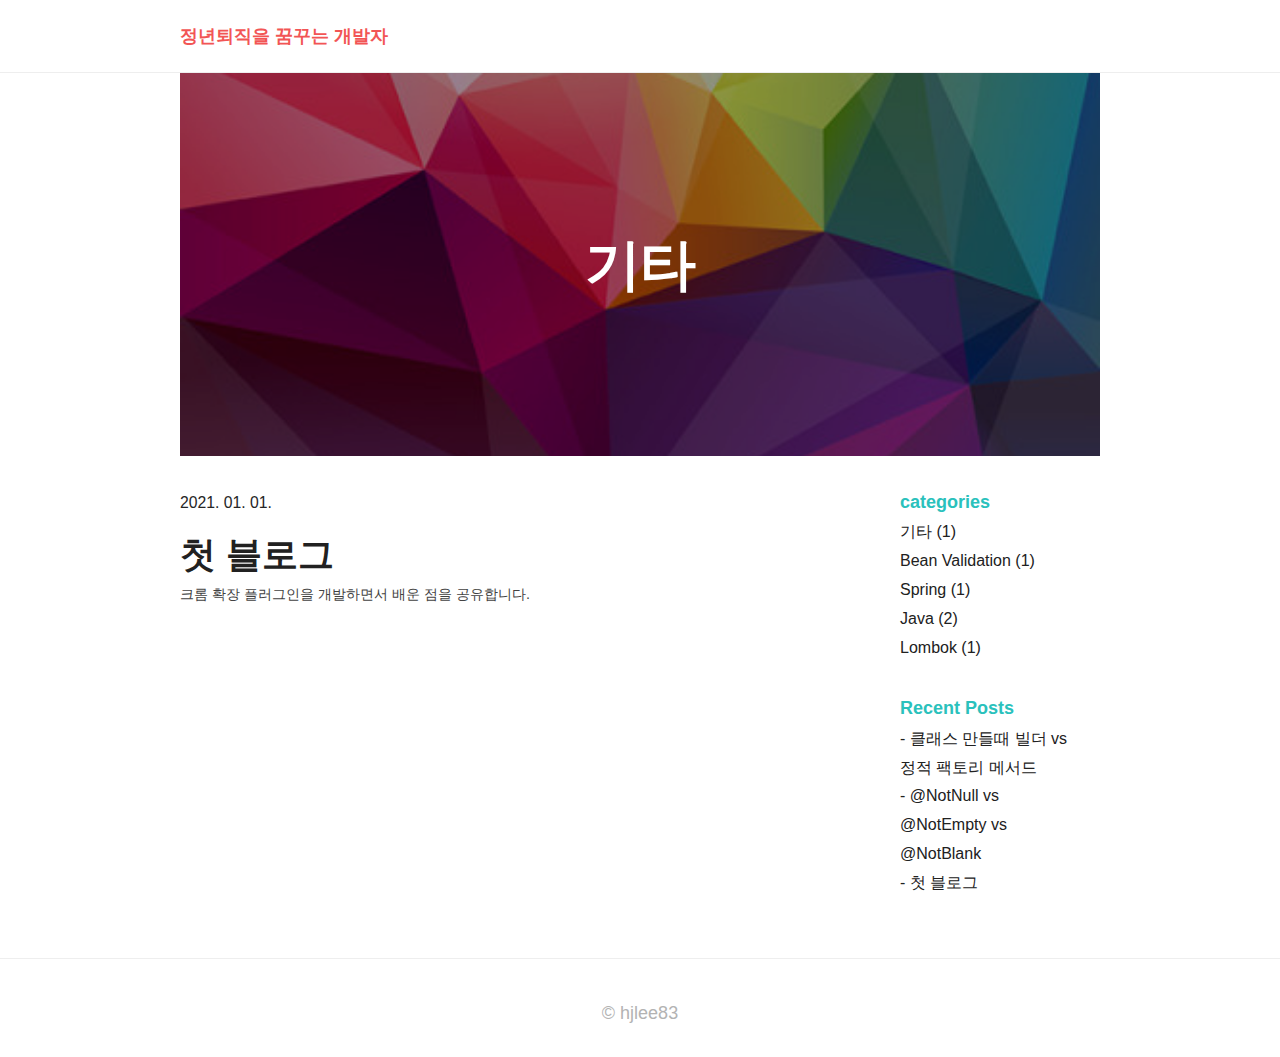
<file: category/기타.html>
<!DOCTYPE html><html><head><script>
                            (function(w,d,s,l,i){w[l]=w[l]||[];w[l].push({'gtm.start':
new Date().getTime(),event:'gtm.js'});var f=d.getElementsByTagName(s)[0],
j=d.createElement(s),dl=l!='dataLayer'?'&l='+l:'';j.async=true;j.src=
'https://www.googletagmanager.com/gtm.js?id='+i+dl;f.parentNode.insertBefore(j,f);
})(window,document,'script','dataLayer','GTM-N6X882T');
              </script><meta name="viewport" content="width=device-width"/><meta charSet="utf-8"/><title>정년퇴직을 꿈꾸는 개발자</title><link rel="icon" href="/favicon.ico"/><meta name="description" content="기술을 익히고 공유합니다."/><meta name="next-head-count" content="5"/><link rel="preload" href="/_next/static/css/654792c85b915c123aa8.css" as="style"/><link rel="stylesheet" href="/_next/static/css/654792c85b915c123aa8.css" data-n-g=""/><link rel="preload" href="/_next/static/css/1f8120f5b4600661fbe6.css" as="style"/><link rel="stylesheet" href="/_next/static/css/1f8120f5b4600661fbe6.css" data-n-p=""/><noscript data-n-css=""></noscript><link rel="preload" href="/_next/static/chunks/main-99ad68a3f1273cf1678f.js" as="script"/><link rel="preload" href="/_next/static/chunks/webpack-50bee04d1dc61f8adf5b.js" as="script"/><link rel="preload" href="/_next/static/chunks/framework.a6402fb70cc88f6f61b0.js" as="script"/><link rel="preload" href="/_next/static/chunks/commons.7af247b43e14ac66e88e.js" as="script"/><link rel="preload" href="/_next/static/chunks/f658db493258337e4ee0c0d6b56e2d9169f0c93b.dce0124c09b48dc82c4a.js" as="script"/><link rel="preload" href="/_next/static/chunks/pages/_app-b0db3a5d0ee96813b162.js" as="script"/><link rel="preload" href="/_next/static/chunks/pages/category/%5Bid%5D-e6ce0b6c10bbd4ff6169.js" as="script"/></head><body><noscript><iframe src="https://www.googletagmanager.com/ns.html?id=GTM-N6X882T" height="0" width="0" style="display:none;visibility:hidden"></iframe></noscript><div id="__next"><header style="border-bottom:1px solid #eee"><div class="wrapper"><a class="SiteHeader_wrap__1H66r" href="/"><span>정년퇴직을 꿈꾸는 개발자</span></a></div></header><div class="pageContent"><div class="wrapper"><div class="CategoryBanner_wrap__gIxAp"><div class="CategoryBanner_bgItem__1seew"></div><div class="CategoryBanner_dimmed__1zVrT"><div class="CategoryBanner_contentLayout__3RUlu"><div class="CategoryBanner_smallText__ty9Ld"></div><div class="CategoryBanner_text__1mE08">기타</div></div></div></div><section class="content-layout"><div class="list"><div class="ListModule_listModule__dCXP5"><span class="ListModule_postMeta__2ybhZ">2021. 01. 01.</span><a href="/1"><h2 class="ListModule_postLink__1mnu9">첫 블로그</h2><p class="ListModule_postDescription__3GHvU">크롬 확장 플러그인을 개발하면서 배운 점을 공유합니다.</p></a></div></div><aside class="page-aside"><section class="category"><strong style="color:#2ac1bc;font-size:18px">categories</strong><ul><li><a href="/category/%EA%B8%B0%ED%83%80">기타<!-- --> (<!-- -->1<!-- -->)</a></li><li><a href="/category/Bean%20Validation">Bean Validation<!-- --> (<!-- -->1<!-- -->)</a></li><li><a href="/category/Spring">Spring<!-- --> (<!-- -->1<!-- -->)</a></li><li><a href="/category/Java">Java<!-- --> (<!-- -->2<!-- -->)</a></li><li><a href="/category/Lombok">Lombok<!-- --> (<!-- -->1<!-- -->)</a></li></ul></section><section class="recent-posts"><strong style="color:#2ac1bc;font-size:18px">Recent Posts</strong><ul><li><a href="/3">- <!-- -->클래스 만들때 빌더 vs 정적 팩토리 메서드</a></li><li><a href="/2">- <!-- -->@NotNull vs @NotEmpty vs @NotBlank</a></li><li><a href="/1">- <!-- -->첫 블로그</a></li></ul></section></aside></section></div></div><footer class="SiteFooter_siteFooter__1mQRw"><div class="wrapper">© hjlee83</div></footer></div><script id="__NEXT_DATA__" type="application/json">{"props":{"pageProps":{"category":"기타","allPostsData":[{"id":"1","title":"첫 블로그","description":"2021년 블로그를 시작과 인사말","date":"2021. 01. 01.","category":["기타"],"content":"\n2021년을 맞이하여 블로그를 꾸준히 운영을 해보려합니다.\n\n제가 필요한 기술들과   \n회사에서 접했던 문제들을 공유하려 합니다.\n\n일단 블로그는 next 로 틀만 만들고 차츰차츰 꾸밀거에요.\n\n블로그를 꾸미는 과정도 시리즈로 제공을 해볼게요.\n\n방문해주셔서 감사합니다."}],"recentPosts":[{"id":"3","title":"클래스 만들때 빌더 vs 정적 팩토리 메서드","description":"클래스를 만들떄 빌더와 정적 팩토리 메서드 어떤걸 사용하시나요? 제 생각을 얘기해보겠습니다.","date":"2021. 01. 18.","category":["Java","Lombok"],"content":"\n## 시작하면서\n\n몇일전 아는 동생에게서 아래와 같은 질문이 들어왔습니다.\n\n![img](../public/assets/3/img_1.jpg)\n그래서 동생한테 제 기준을 설명했는데 이 설명한 내용을 블로그에 써보도록 하겠습니다.\n\n일반적으로 클래스를 이용해서 객체를 만들때는 생성자를 사용합니다.\n\n그 외에 방법으로 자주 쓰이는 빌더와 정적팩토리메서드를 저는 언제 사용하는지 설명드리도록 하겠습니다.\n\n## 빌더\n\n\u003e effective java 규칙2  \n\u003e 생성자 인자가 많을때는 Builder 패턴 적용을 고려하라\n\n저는 정산시스템을 개발하다보니 금액을 나타내는 필드를 여러개 사용하고 있습니다.  \n그러다보니 하나의 클래스에 여러개의 금액필드를 생성자로 넣게 되는 경우가 많아집니다.  \n아래와 같이 말이죠.\n\n```java\n\npublic class Settle {\n    ...\n    public Settle(long a, long b, long c, long d, ...) {\n        this.a = a;\n        this.b = b;\n        this.c = c;\n        this.d = d;\n    ...\n    }\n}\n\nnew Settle(100_000L, 10_000L, 200_000L, 100_000L, ...);\n```\n\n여기에는 몇개의 문제가 있습니다.\n\n1. new Settle 을 호출한 부분에서 필드들의 타입이 같으니 어떤 필드가 뭘 의미하는지 쉽게 알수 없습니다.\n2. 불필요한 필드가 있을시 null 을 넣거나 새로 생성자를 만들어야합니다.\n3. 필드가 추가 된다면 생성자를 호출하는 모든 클래스를 수정하거나 필드가 변경된 생성자를 하나 더 만들어야합니다.\n\n이러한 문제들을 빌더를 사용하면 싹 해결이 됩니다.\n\n저는 몇년전까지만 해도 빌더를 사용하지 않았습니다.  \n이유는 빌더객체를 만드는데 오버헤드가 컸고 그동안 만들었던 것들은 필드가 그렇게 많지 않았기때문이였습니다.\n\n지금은 필드가 많던 적던 빌더를 자주 사용하는 편입니다.  \n이유는 Lombok 을 사용하면 빌더를 편하게 만들수 있기 때문입니다.\n\n```java\n\npublic class Settle {\n    ...\n    @Builder\n    private Settle(long a, long b, long c, long d, ...) {\n        this.a = a;\n        this.b = b;\n        this.c = c;\n        this.d = d;\n    ...\n    }\n}\n\nSettle.builder()\n    .a(100_000L)\n    .b(10_000L)\n    .build();\n\n\nSettle.builder()\n    .a(100_000L)\n    .b(10_000L)\n    .c(200_000L) \n    .build();\n```\n\n저를 비롯한 팀에서는 클래스에 빌더를 선언하지 않고 생성자에 선언합니다.  \n이유로는 저희는 테스트에서 사용하는 테스트 빌더  \n그리고 프로덕트에서 사용하는 빌더 2종류를 만들어서 사용하기 때문입니다.\n\n\u003e 클래스에 빌더를 작성하면 암묵적으로 @AllArgsConstructor private 로 생성\n\n```java\n\npublic class Settle {\n    ...\n    @Builder\n    private Settle(long a, long b, long c) {\n        this.a = a;\n        this.b = b;\n        this.c = c;\n    }\n    \n    @Builder(builderClassName=\"TestBuilder\", builderMethodName=\"testBuilder\")\n    private Settle(long a, long b, long c, long d, ...) {\n        this.a = a;\n        this.b = b;\n        this.c = c;\n        this.d = d;\n    ...\n    }\n}\n\nSettle.builder()\n    .a(100_000L)\n    .b(10_000L)\n    .build();\n\n\nSettle.testBuilder()\n    .a(100_000L)\n    .b(10_000L)\n    .c(200_000L)\n    .d(100_000L)\n    .build();\n```\n\n테스트빌더와 프로덕트빌더를 따로 만든 이유는 빌더라고 해서 모든 필드에 열려있으면  \n실제 프로덕트에서 하는 일들이 뭔지 알기 쉽지가 않습니다.  \n그래서 최소한의 필드로 열어두고 필요할때마다 필드를 추가하는 방식을 사용합니다.\n\n## 정적 팩토리 메서드\n\n\u003e effective java 규칙1  \n\u003e 생성자 대신 정적 팩토리 메서드를 사용할 수 없는지 생각해 보라.\n\n생성자로만 그리고 빌더로만 사용하기에는 아쉬울때가 있습니다.  \n저는 외부에서 호출하는것들에는 최소한의 인자만 사용하는게 좋다고 생각합니다.\n\n예를 들면 아래와 같은 클래스가 있다고 합시다.\n\n```java\npublic class Order {\n    private OrderStatus status;\n    private LocalDate orderDate;\n    private String orderNo;\n    private long price;\n            \n    // 생성자 생략\n    // 빌더 생략\n    enum OrderStatus {\n        PAY,\n        DELIVERY,\n        DONE,\n        CANCEL,\n        RETURN\n    }\n}\n```\n\n외부에서 아래와 같이 사용할수 있습니다.\n\n```java\nnew Order(PAY, LocalDate.of(2021, 1, 18), \"20210118001\", 100_000L);\n\nnew Order(CANCEL, LocalDate.of(2021, 1, 18), \"20210118001\", 100_000L);\n\n// 혹은\nOrder.builder()\n    .status(PAY)\n    .orderDate(LocalDate.of(2021, 1, 18))\n    .orderNo(\"20210118001\")\n    .price(100_000L)\n    .build();\n\nOrder.builder()\n    .status(CANCEL)\n    .orderDate(LocalDate.of(2021, 1, 18))\n    .orderNo(\"20210118001\")\n    .price(100_000L)\n    .build();\n```\n\n생성자든 빌더든 정확한 의도를 알기가 쉽지 않습니다.  \n물론 빌더의 이름을 넣을순 있겠지만 매번 비슷한 필드로 생성자를 만들려면  \n인자 순서를 변경하는 꼼수를 부릴수 밖에 없습니다.  \n그리고 클래스 내부에 있는 enum 을 호출하는곳에서 사용하려면 Order.OrderStatus.PAY 같이 작성해야합니다.\n\n이때 정적팩토리 메서드를 사용해주면 아래와 같이 변경할 수 있습니다.\n\n```java\n\npublic class Order {\n    private OrderStatus status;\n    private LocalDate orderDate;\n    private String orderNo;\n    private long price;\n\n    // 빌더 여기 예제에서는 빌더 accessLevel 도 PRIVATE 하게 가능\n    \n    \n    public static payOf(LocalDate orderDate, String orderNo, long price) {\n        return Order.builder()\n                .status(PAY)\n                .orderDate(orderDate)\n                .orderNo(orderNo)\n                .price(price)\n                .build();\n    }\n    \n    public static cancelOf(Order order, LocalDate cancelDate) {\n        return Order.builder()\n                .status(CANCEL)\n                .orderDate(cancelDate)\n                .orderNo(order.orderNo)\n                .price(order.price)\n                .build();\n    }\n    \n    enum OrderStatus {\n        PAY,\n        DELIVERY,\n        DONE,\n        CANCEL,\n        RETURN\n    }\n}\n```\n\n외부에서 아래와 같이 사용할수 있습니다.\n\n```java\nOrder.payOf(LocalDate.of(2021, 1, 18), \"20210118001\", 100_000L);\n\nOrder.cancelOf(order, LocalDate.of(2021, 1, 18));\n```\n\n조금 더 이름으로 확연히 구분이 되고 enum 과 builder를 외부에 노출을 안시킬 수 있습니다.\n\n또한 변경불가능한 객체를 재사용하는 용도로 사용가능합니다.  \n예를 들면 외부에 빈컬렉션을 제공할시\n\n```java\nreturn new ArrayList\u003c\u003e();\n\nreturn Collections.emptyList();\n```\n\n위에 대신 밑에를 사용함으로써 객체를 새로 생성 안하고 재사용이 가능합니다.  \n이걸 이용해서 다른 객체들도 재사용가능하게 만들수 있습니다. (중요한건 불변객체여야합니다.)\n\n## 둘중에 뭘 써야하나?\n\n전 둘다 사용하고 있습니다.\n\n```java\n@Entity // 도메인 계층, 상위 계층\npublic class Settle {\n    ...\n}\n\n// 하위 계층\npublic class SettleDto {\n    private OrderStatus status;\n    private LocalDate orderDate;\n    private String orderNo;\n    private long price;\n\n    // 빌더\n    \n    // entity -\u003e dto (1)\n    public static SettleDto from(Settle order) {\n        return SettleDto.builder()\n                .a(order.getA())\n                .b(order.getB())\n                .c(order.getC())\n                .d(order.getD())\n                .build();\n    }\n \n    // dto -\u003e entity (2)\n    public Settle toEntity() {\n        return Settle.build()\n                .a(a)\n                .b(b)\n                .c(c)\n                .d(d)\n                .build();\n    }\n}\n\n```\n\n하위(dto) 계층에서는 상위(entity) 계층을 알 수 있으니 (1) 처럼 팩토리메서드를 사용하고  \n상위(entity) 계층에서는 하위(dto) 계층을 알 수 없으니 (2) 처럼 하위 계층에서 빌더로 구현합니다.  \n(2) 같은 경우에는 별도의 팩토리클래스를 만들어서 사용하시는 분들도 계신데  \n저는 일단 DTO에서 해당 역할을 하게 했습니다.  \n팩토리 클래스에서도 빌더를 사용하는것은 똑같을것 같습니다.\n\n그리고 그 외에 인자가 4개가 넘어가면 클래스로 넘겨서 사용할수 있는지 먼저 체크를 하고  \n딱히 묶을수 있는 클래스가 없다고 한다면 빌더를 사용했습니다.\n\n## 결론\n\n불변성을 띄며 캐시를 해도 되는가?   \nyes -\u003e 정적 팩토리 메서드  \nno -\u003e 아래 문항으로\n\n불필요한 클래스 생성이나 계층의 역전없이 인자를 3개 이하로 줄일수 있는가?  \nyes -\u003e 정적 팩토리 메서드  \nno -\u003e 빌더\n\n설명한걸 결론짓기가 매우 난해하네요.  \n다른 분들은 어떻게 하고 계신지 궁금합니다.\n"},{"id":"2","title":"@NotNull vs @NotEmpty vs @NotBlank","description":"@NotNull, @NotEmpty, @NotBlank 를 언제 사용해야하는지 설명합니다.","date":"2021. 01. 11.","category":["Bean Validation","Spring","Java"],"content":"\n## 시작하면서\n\nspring 을 하면서 validation 에 대해 얘기해보려합니다.\n\n웹 서비스를 만들면서 다양하게 검증을 사용할 일이 생깁니다.\n\n웹프로그램을 만들다보면 프리젠테이션 계층부터 지속성 계층까지 반복적인 유효성검사는 코드의 품질을 떨어뜨리고 오류발생을 높입니다.\n그래서  [JSR-303](https://jcp.org/en/jsr/detail?id=303) 이 나왔습니다.\n\n그리고 자바 8이 나오고나서 자바8에 맞추어 bean validation 2.0 에 맞게 [JSR-380](https://jcp.org/en/jsr/detail?id=380) 이 나왔습니다.\n\n\u003e JSR 은 자바스펙요구서 (Java Specification Request)\n\n이런 Bean Validation 을 사용하면 쉽게 검증을 적용할수 있습니다.\n\n하지만 그동안 코드리뷰를 하면서 NotNull, NotEmpty 그리고 NotBlank 를 혼용하는 분들을 종종 발견하곤 합니다.\n\n그래서 해당 내용을 정리하려합니다.\n\n## @NotNull\n\n```java\npackage com.example.code.validation;\n\nimport org.springframework.boot.SpringApplication;\nimport org.springframework.boot.autoconfigure.SpringBootApplication;\nimport org.springframework.web.bind.WebDataBinder;\nimport org.springframework.web.bind.annotation.GetMapping;\nimport org.springframework.web.bind.annotation.InitBinder;\nimport org.springframework.web.bind.annotation.RestController;\n\n@RestController\n@SpringBootApplication\npublic class ValidationApplication {\n\n    @InitBinder\n    public void initBinder(WebDataBinder binder) {\n        binder.initDirectFieldAccess();\n    }\n\n    public static void main(String[] args) {\n        SpringApplication.run(ValidationApplication.class, args);\n    }\n\n    @GetMapping(\"/hello\")\n    public String helloName(HelloRequest helloRequest) {\n\n        return helloRequest.getMessage();\n    }\n\n    public static class HelloRequest {\n\n       private String name;\n\n        public String getMessage() {\n            return String.format(\"안녕 %s\", name);\n        }\n    }\n}\n```\n\n/hello 을 호출하게 되면 \"안녕 이름\" 이 호출되는 간단한 컨트롤러입니다.\n\u003e request 에 setter 를 안넣는 방법은 조졸두님 [블로그](https://jojoldu.tistory.com/407) 를 참고해주세요.\n\n```java\nimport org.junit.jupiter.api.DisplayName;\nimport org.junit.jupiter.api.Test;\nimport org.springframework.beans.factory.annotation.Autowired;\nimport org.springframework.boot.test.autoconfigure.web.servlet.WebMvcTest;\nimport org.springframework.test.web.servlet.MockMvc;\nimport org.springframework.test.web.servlet.ResultActions;\n\nimport static org.springframework.test.web.servlet.request.MockMvcRequestBuilders.get;\nimport static org.springframework.test.web.servlet.result.MockMvcResultMatchers.content;\nimport static org.springframework.test.web.servlet.result.MockMvcResultMatchers.status;\n\n@WebMvcTest\nclass HelloControllerTest {\n\n    @Autowired\n    MockMvc mvc;\n\n    @Test\n    @DisplayName(\"hello 컨트롤러가 잘 되는지 확인\")\n    void helloTest1() throws Exception {\n\n        // when\n        ResultActions resultActions = mvc.perform(get(\"/hello\")\n        );\n\n        // then\n        resultActions\n                .andExpect(status().isOk())\n                .andExpect(content().string(\"안녕 null\"));\n\n    }\n}\n```\n\n테스트 코드입니다.  \n테스트는 통과과 되겠지만 결과 데이터는 안녕 null 입니다.  \nname 이 null 이 되면 안될것 같습니다.\n\n코드를 고쳐보겠습니다.\n\n```java\npublic static class HelloRequest {\n\n    @NotNull(message = \"이름은 빈값일 수 없습니다.\") // (1)\n    private String name;\n\n    public String getMessage() {\n        return String.format(\"hello %s\", name);\n    }\n}\n```\n\n(1) HelloRequest 에 @NotNull 을 추가합니다.\n\n다시 수행하면 예상과 달리 또 통과가 되는데요.  \n이유는 validation 어노테이션을 체크할수 있는 장치가 추가로 필요하기 때문입니다.\n\n```java\npublic class ValidationApplication {\n    \n    // ...\n    @GetMapping(\"/hello\")\n    public String helloName(@Valid HelloRequest helloRequest) { // (1)\n\n        return helloRequest.getMessage();\n    }\n    // ...\n}\n```\n\n(1) @Valid 어노테이션을 추가하였습니다.\n\n다시 수행하면 예상처럼 테스트가 실패가 됩니다.  \n테스트를 성공시키도록 수정해보겠습니다.\n\n```java\nimport org.junit.jupiter.api.DisplayName;\nimport org.junit.jupiter.api.Test;\nimport org.springframework.beans.factory.annotation.Autowired;\nimport org.springframework.boot.test.autoconfigure.web.servlet.WebMvcTest;\nimport org.springframework.test.web.servlet.MockMvc;\nimport org.springframework.test.web.servlet.MvcResult;\nimport org.springframework.test.web.servlet.ResultActions;\nimport org.springframework.validation.BindException;\n\nimport static org.assertj.core.api.Assertions.assertThat;\nimport static org.assertj.core.api.Assertions.tuple;\nimport static org.springframework.test.web.servlet.request.MockMvcRequestBuilders.get;\nimport static org.springframework.test.web.servlet.result.MockMvcResultMatchers.status;\n\n@WebMvcTest\nclass HelloControllerTest {\n\n    // ...\n    \n    @Test\n    @DisplayName(\"hello 컨트롤러에 파라미터를 전달 안하면 name validation 이 작동한다\") // (1)\n    void helloTest1() throws Exception {\n\n        // when\n        ResultActions resultActions = mvc.perform(get(\"/hello\")\n        );\n\n        // then\n        MvcResult mvcResult = resultActions\n                .andExpect(status().isBadRequest())\n                .andReturn();\n\n        assertThat(((BindException) mvcResult.getResolvedException()).getBindingResult().getFieldErrors()) // (2)\n                .extracting(\"field\", \"defaultMessage\")\n                .containsExactlyInAnyOrder(\n                        tuple(\"name\", \"이름은 빈값일 수 없습니다.\")\n                );\n    }\n}\n```\n\n(1) 테스트 이름을 변경합니다.  \n(2) 바인딩 에러를 잡아서 검증합니다.\n\n이제 통과를 할것입니다.  \n우리가 원하던대로 null 을 막았습니다.\n\nname 에 빈값이 들어가면 어떻게 될까요?  \n저는 빈값도 예외가 나오길 원합니다.\n\n테스트를 추가해보겠습니다.\n\n```java\n\n@WebMvcTest\nclass HelloControllerTest {\n    \n    // ...\n    \n    @Test\n    @DisplayName(\"hello 컨트롤러에 name 값을 빈값으로 전달하면 name validation 이 작동한다\")\n    void helloTest2() throws Exception {\n\n        // when\n        ResultActions resultActions = mvc.perform(get(\"/hello\")\n                .param(\"name\", \"\") // (1)\n        );\n\n        // then\n        MvcResult mvcResult = resultActions\n                .andExpect(status().isBadRequest())\n                .andReturn();\n\n        assertThat(((BindException) mvcResult.getResolvedException()).getBindingResult().getFieldErrors())\n                .extracting(\"field\", \"defaultMessage\")\n                .containsExactlyInAnyOrder(\n                        tuple(\"name\", \"이름은 빈값일 수 없습니다.\")\n                );\n    }\n}\n```\n\n(1) 먼저 작성한 테스트와 동일하지만 파라미터로 name 이 추가되었습니다.\n\n다시 수행하면 예상과 다르게 status 가 isOk 가 되면서 테스트가 실패하게 됩니다. 우리는 @NotNull 을 넣었는데 왜 통과가 되는것일까요?\n\nNotNull 의 javaDoc 을 보면\n\n\u003e The annotated element must not be null. Accepts any type.\n\n이렇게 되어있습니다.  \nnull 만 체크하는용도입니다.\n\n## NotBlank\n\n코드를 수정해보겠습니다.\n\n```java\npublic static class HelloRequest {\n\n    @NotBlank(message = \"이름은 빈값일 수 없습니다.\") // (1)\n    private String name;\n\n    public String getMessage() {\n        return String.format(\"안녕 %s\", name);\n    }\n}\n```\n\n(1) @NotBlank 로 변경해보겠습니다.\n\n테스트를 재수행해보면 통과하는것을 알 수 있습니다.\n\nNotBlank 의 javaDoc 을 보면\n\n\u003e The annotated element must not be null and must contain at least one non-whitespace character.  \n\u003e Accepts CharSequence.\n\n이렇게 되어있습니다.  \nNotBlank 는 null 과 빈문자열을 체크하네요.\n\n## NotEmpty\n\n그동안 api 는 안녕 철수. 안녕 영희 같이 한명을 대상으로 했습니다.\n\n근데 저는 안녕 철수, 영희 처럼 2명을 대상으로 하고 싶어졌습니다.\n\n아래처럼 변경해보죠.\n\n```java\npublic static class HelloRequest {\n\n    @NotBlank(message = \"이름은 빈값일 수 없습니다.\")\n    private List\u003cString\u003e name; // (1)\n\n    public String getMessage() {\n        return String.format(\"안녕 %s\", name);\n    }\n}\n```\n\n리스트로 변경해봅니다.  \n테스트를 재수행하면 아래와 같은 오류를 내뿜으면서 다 깨집니다.\n\n```\nNo validator could be found for constraint 'javax.validation.constraints.NotBlank' validating type 'java.util.List\u003cjava.lang.String\u003e'. Check configuration for 'name'\n```\n\nNotBlank 를 List 에 쓸수 없다 라고 나오네요.\n\n다시 코드를 변경해보겠습니다.\n\n```java\npublic static class HelloRequest {\n\n    @NotNull(message = \"이름은 빈값일 수 없습니다.\") // (1)\n    private List\u003cString\u003e name;\n\n    public String getMessage() {\n        return String.format(\"안녕 %s\", name);\n    }\n}\n```\n\n(1) NotNull 로 다시 변경했습니다.\n\n테스트를 재수행하니 helloTest1은 통과되고 helloTest2는 isOk를 내보내면서 실패했네요.\n\n@NotNull 로는 빈배열을 체크할수 없습니다.\n\n코드를 수정해보겠습니다.\n\n```java\npublic static class HelloRequest {\n\n    @NotEmpty(message = \"이름은 빈값일 수 없습니다.\") // (1) \n    private List\u003cString\u003e name;\n\n    public String getMessage() {\n        return String.format(\"hello %s\", name);\n    }\n}\n```\n\n(1) NotEmpty 로 변경했습니다.\n\n테스트를 재수행하니 통과되었습니다.\n\nNotEmpty 의 javaDoc 을 보면\n\n\u003e The annotated element must not be null nor empty.  \n\u003e Supported types are:    \n\u003e CharSequence (length of character sequence is evaluated)  \n\u003e Collection (collection size is evaluated)  \n\u003e Map (map size is evaluated)  \n\u003e Array (array length is evaluated)\n\n이렇게 되어있습니다.    \nNotEmpty 는 null 과 비어있는지 체크를 합니다.\n\n## 결론\n\n검증하려는 필드가 List 인가?\n\nyes → @NotEmpty\n\nno → 아래문항으로\n\n검증하려는 필드가 String 인가?\n\nyes → @NotBlank\n\nno → @NotNull\n\n읽어주셔서 감사합니다."},{"id":"1","title":"첫 블로그","description":"2021년 블로그를 시작과 인사말","date":"2021. 01. 01.","category":["기타"],"content":"\n2021년을 맞이하여 블로그를 꾸준히 운영을 해보려합니다.\n\n제가 필요한 기술들과   \n회사에서 접했던 문제들을 공유하려 합니다.\n\n일단 블로그는 next 로 틀만 만들고 차츰차츰 꾸밀거에요.\n\n블로그를 꾸미는 과정도 시리즈로 제공을 해볼게요.\n\n방문해주셔서 감사합니다."}],"categories":[{"id":"기타","count":1},{"id":"Bean Validation","count":1},{"id":"Spring","count":1},{"id":"Java","count":2},{"id":"Lombok","count":1}]},"__N_SSG":true},"page":"/category/[id]","query":{"id":"기타"},"buildId":"JI4Tauw_eceWDYWmDnEPA","nextExport":false,"isFallback":false,"gsp":true}</script><script nomodule="" src="/_next/static/chunks/polyfills-250f16924c392849df26.js"></script><script src="/_next/static/chunks/main-99ad68a3f1273cf1678f.js" async=""></script><script src="/_next/static/chunks/webpack-50bee04d1dc61f8adf5b.js" async=""></script><script src="/_next/static/chunks/framework.a6402fb70cc88f6f61b0.js" async=""></script><script src="/_next/static/chunks/commons.7af247b43e14ac66e88e.js" async=""></script><script src="/_next/static/chunks/f658db493258337e4ee0c0d6b56e2d9169f0c93b.dce0124c09b48dc82c4a.js" async=""></script><script src="/_next/static/chunks/pages/_app-b0db3a5d0ee96813b162.js" async=""></script><script src="/_next/static/chunks/pages/category/%5Bid%5D-e6ce0b6c10bbd4ff6169.js" async=""></script><script src="/_next/static/JI4Tauw_eceWDYWmDnEPA/_buildManifest.js" async=""></script><script src="/_next/static/JI4Tauw_eceWDYWmDnEPA/_ssgManifest.js" async=""></script></body></html>
</file>
<file: _next/static/css/654792c85b915c123aa8.css>
.SiteFooter_siteFooter__1mQRw{padding:38px 0 28px;border-top:1px solid #eee;text-align:center;color:#b3b3b3}.SiteHeader_wrap__1H66r{float:left}.SiteHeader_wrap__1H66r span{float:right;font-weight:600;margin:3px 0;height:66px;line-height:66px;display:inline-block;vertical-align:middle;font-size:18px}.SiteHeader_wrap__1H66r,.SiteHeader_wrap__1H66r:visited{color:#f25555}blockquote,body,dd,dl,figure,h1,h2,h3,h4,h5,h6,hr,ol,p,pre,ul{margin:0;padding:0}body{font:400 18px/1.8 Apple SD Gothic Neo,Nanum Barun Gothic,Nanum Gothic,Verdana,Arial,Malgun Gothic,Dotum,sans-serif;color:#212121;background-color:#fff;-webkit-font-smoothing:antialiased;-webkit-text-size-adjust:100%;-moz-font-feature-settings:"kern" 1;-o-font-feature-settings:"kern" 1;font-feature-settings:"kern" 1,"kern";-webkit-font-kerning:normal;font-kerning:normal}blockquote,dl,figure,h1,h2,h3,h4,h5,h6,ol,p,pre,ul{margin-bottom:15px}img{max-width:100%;vertical-align:middle}figure>img{display:block}figcaption{font-size:15.75px}ol,ul{margin-left:30px}li>ol,li>ul{margin-bottom:0}h1,h2,h3,h4,h5,h6{font-weight:900}a{color:#212121;text-decoration:none}a:visited{color:#000}a:hover{color:#212121}blockquote{color:#666;border-left:4px solid #b3b3b3;padding-left:15px}blockquote>:last-child{margin-bottom:0}code,pre{background-color:#000;color:#fff;font-family:menlo,monospace;font-size:15.75px}code{padding:1px 5px}pre{padding:8px 12px;overflow-x:auto}pre>code{border:0;padding-right:0;padding-left:0}.wrapper{max-width:-moz-calc(980px - (30px * 2));max-width:calc(980px - (30px * 2));margin-right:auto;margin-left:auto;padding-right:30px;padding-left:30px}@media screen and (max-width:800px){.wrapper{max-width:-moz-calc(980px - (30px));max-width:calc(980px - (30px));padding-right:15px;padding-left:15px}}.contentLayout{max-width:-moz-calc(980px - (30px * 2));max-width:calc(980px - (30px * 2));margin-right:auto;margin-left:auto;margin-top:30px;padding-right:30px;padding-left:30px}@media screen and (max-width:800px){.contentLayout{max-width:-moz-calc(980px - (30px));max-width:calc(980px - (30px));padding-right:15px;padding-left:15px}}.contentLayout:after,.footer-col-wrapper:after,.wrapper:after{content:"";display:table;clear:both}.icon>svg{display:inline-block;width:16px;height:16px;vertical-align:middle}.icon>svg path{fill:#666}.gravatar{border-radius:50%;margin-left:10px}.btn{display:inline-block;padding:.7em 1em;font-size:.8em;border:1px solid #eee}.post table{border-collapse:collapse;border-spacing:0;border-color:#000}.post table td,.post table th{border:1px solid #d0d0d0;padding:5px}.post table th{font-weight:400;background:#eee}.site-nav{float:right;line-height:65px}.site-nav .menu-icon{display:none}.site-nav .page-link{display:inline-block;color:#212121}.site-nav .page-link:hover{color:#2ac1bc}.site-nav .page-link:not(:last-child){margin-right:20px}.site-nav .trigger{display:none}@media screen and (max-width:600px){.site-nav{position:absolute;top:9px;right:15px;background-color:#fff;border:1px solid #b3b3b3;border-radius:5px;text-align:right}.site-nav .menu-icon{display:block;float:right;width:36px;height:26px;line-height:0;padding-top:10px;text-align:center}.site-nav .menu-icon>svg{width:18px;height:15px}.site-nav .menu-icon>svg path{fill:#262626}.site-nav .trigger{clear:both;display:none}.site-nav .trigger li{list-style:none;line-height:20px}.site-nav:hover .trigger{display:block;padding-bottom:5px}.site-nav .page-link{display:block;padding:5px 10px;margin-left:20px}.site-nav .page-link:not(:last-child){margin-right:0}}.footer-heading{font-size:18px;margin-bottom:15px}.contact-list,.social-media-list{list-style:none;margin-left:0}.footer-col-wrapper{font-size:15px;color:#666;margin-left:-15px}.footer-col{float:left;margin-bottom:15px;padding-left:15px}.footer-col-1{width:-moz-calc(35% - (30px/2));width:calc(35% - (30px / 2))}.footer-col-2{width:-moz-calc(20% - (30px/2));width:calc(20% - (30px / 2))}.footer-col-3{width:-moz-calc(45% - (30px/2));width:calc(45% - (30px / 2))}@media screen and (max-width:800px){.footer-col-1,.footer-col-2{width:-moz-calc(50% - (30px/2));width:calc(50% - (30px / 2))}.footer-col-3{width:-moz-calc(100% - (30px/2));width:calc(100% - (30px / 2))}}@media screen and (max-width:600px){.footer-col{float:none;width:-moz-calc(100% - (30px/2));width:calc(100% - (30px / 2))}}.page-content{padding:65px 0 30px}.page-content .wrapper{max-width:100%;padding:0}.page-heading{font-size:20px}@-webkit-keyframes fade{0%,45.833333%,to{opacity:0}8.3333%,37.49999%{opacity:1}}@-moz-keyframes fade{0%,45.833333%,to{opacity:0}8.3333%,37.49999%{opacity:1}}@keyframes fade{0%,45.833333%,to{opacity:0}8.3333%,37.49999%{opacity:1}}.visual{width:100%;height:0;padding-top:20%;background:url(/_next/static/media/default-image.31dbc9ad1b4d71a88777c0e8eeba0c24.jpg) no-repeat top;background-size:cover}.list{float:left;width:65%}@media screen and (max-width:600px){.list{width:100%}}.page-aside{float:right;width:25%;-moz-box-sizing:border-box;box-sizing:border-box;padding:30px}.page-aside section{margin-bottom:30px}.page-aside section ul{list-style:none;margin-left:0}.page-aside section ul li{font-size:16px}@media screen and (max-width:600px){.page-aside{display:none}}.post-header{margin:60px 0 30px}.post-title{font-size:2em;line-height:1.5}.post-content{margin-bottom:30px;word-break:break-word}.post-content h2,.post-content h3,.post-content h4,.post-content h5,.post-content h6{margin-top:60px}.post-content a{text-decoration:underline;color:#2ac1bc}.btn-block{display:block;margin:100px auto 0;text-align:center}.sub-banner{display:block;width:100%;margin-top:25px;padding-top:15.21739%;background-image:url(/_next/static/media/default-image.31dbc9ad1b4d71a88777c0e8eeba0c24.jpg);background-size:cover}@media screen and (max-width:600px){.sub-banner{padding-top:42.42424242%;background-image:url(/_next/static/media/default-image.31dbc9ad1b4d71a88777c0e8eeba0c24.jpg)}}.pagination{width:100%;margin:30px auto;text-align:center}.pagination a,.pagination span{display:inline-block;width:30px;height:30px;line-height:30px;vertical-align:middle;border:1px solid #eee;text-align:center}.pagination a.current-page,.pagination span.current-page{font-weight:700;color:#2ac1bc}.highlight .hll{background-color:#20213e}.highlight .c{color:#75715e}.highlight .err{color:#960050;background-color:#1e0010}.highlight .k{color:#66d9ef}.highlight .l{color:#ae81ff}.highlight .n{color:#f8f8f2}.highlight .o{color:#cc7832}.highlight .p{color:#f8f8f2}.highlight .cm{color:#acca8b}.highlight .cp{color:#75715e}.highlight .c1{color:#acca8b}.highlight .cs{color:#75715e}.highlight .ge{font-style:italic}.highlight .gs{font-weight:700}.highlight .kc{color:#66d9ef}.highlight .kd{color:#00d0a5}.highlight .kn{color:#f92672}.highlight .kp,.highlight .kr,.highlight .kt{color:#66d9ef}.highlight .ld{color:#e6db74}.highlight .m{color:#ae81ff}.highlight .s{color:#e6db74}.highlight .na{color:#a6e22e}.highlight .nb{color:#f8f8f2}.highlight .nc{color:#ff8080}.highlight .no{color:#66d9ef}.highlight .nd{color:#a6e22e}.highlight .ni{color:#f8f8f2}.highlight .ne{color:#a6e22e}.highlight .nf{color:#bed6ff}.highlight .nl,.highlight .nn{color:#f8f8f2}.highlight .nx{color:#a6e22e}.highlight .py{color:#f8f8f2}.highlight .nt{color:#f92672}.highlight .nv{color:#bed6ff}.highlight .ow{color:#f92672}.highlight .w{color:#d0d0d0}.highlight .mf,.highlight .mh{color:#ae81ff}.highlight .mi{color:#f8ff30}.highlight .mo{color:#ae81ff}.highlight .s2,.highlight .sb,.highlight .sc,.highlight .sd{color:#e6db74}.highlight .se{color:#ae81ff}.highlight .s1,.highlight .sh,.highlight .si,.highlight .sr,.highlight .ss,.highlight .sx{color:#e6db74}.highlight .bp,.highlight .vc,.highlight .vg,.highlight .vi{color:#f8f8f2}.highlight .il{color:#ae81ff}.highlight .gu{color:#75715e}.highlight .gd{color:#f92672}.highlight .gi{color:#a6e22e}.highlight .lineno{color:#ffe5a0}code[class*=language-],pre[class*=language-]{color:#ccc;background:none;font-family:Consolas,Monaco,Andale Mono,Ubuntu Mono,monospace;font-size:1em;text-align:left;white-space:pre;word-spacing:normal;word-break:normal;word-wrap:normal;line-height:1.5;-moz-tab-size:4;tab-size:4;-webkit-hyphens:none;-moz-hyphens:none;-ms-hyphens:none;hyphens:none}pre[class*=language-]{padding:1em;margin:.5em 0;overflow:auto}:not(pre)>code[class*=language-],pre[class*=language-]{background:#2d2d2d}:not(pre)>code[class*=language-]{padding:.1em;border-radius:.3em;white-space:normal}.token.block-comment,.token.cdata,.token.comment,.token.doctype,.token.prolog{color:#999}.token.punctuation{color:#ccc}.token.attr-name,.token.deleted,.token.namespace,.token.tag{color:#e2777a}.token.function-name{color:#6196cc}.token.boolean,.token.function,.token.number{color:#f08d49}.token.class-name,.token.constant,.token.property,.token.symbol{color:#f8c555}.token.atrule,.token.builtin,.token.important,.token.keyword,.token.selector{color:#cc99cd}.token.attr-value,.token.char,.token.regex,.token.string,.token.variable{color:#7ec699}.token.entity,.token.operator,.token.url{color:#67cdcc}.token.bold,.token.important{font-weight:700}.token.italic{font-style:italic}.token.entity{cursor:help}.token.inserted{color:green}
</file>
<file: _next/static/css/490a7328447977d0e255.css>
.SiteFooter_siteFooter__1mQRw{padding:38px 0 28px;border-top:1px solid #eee;text-align:center;color:#b3b3b3}.SiteHeader_wrap__1H66r{float:left}.SiteHeader_wrap__1H66r span{float:right;font-weight:600;margin:3px 0;height:66px;line-height:66px;display:inline-block;vertical-align:middle;font-size:18px}.SiteHeader_wrap__1H66r,.SiteHeader_wrap__1H66r:visited{color:#f25555}.MainBanner_wrap__2jyM2{position:relative;width:100%;height:383px}@media screen and (max-width:600px){.MainBanner_wrap__2jyM2{height:190px}}.MainBanner_dimmed__3nh8_{position:absolute;top:0;left:0;width:100%;height:100%;z-index:9;background:rgba(0,0,0,.4)}.MainBanner_contentLayout__3KoC8{position:relative;height:100%;margin-top:0;overflow:hidden;display:-webkit-flex;display:-moz-box;display:flex;-webkit-align-items:center;-moz-box-align:center;align-items:center;-webkit-justify-content:center;-moz-box-pack:center;justify-content:center}.MainBanner_contentLayout__3KoC8 .MainBanner_wrap-img__Rs_Gz{position:relative;width:244px;height:100%;margin-right:-15px;float:right;overflow:hidden}@media screen and (max-width:600px){.MainBanner_contentLayout__3KoC8 .MainBanner_wrap-img__Rs_Gz{width:100px;height:100%;padding-left:10px}}.MainBanner_contentLayout__3KoC8 .MainBanner_wrap-img__Rs_Gz img{position:absolute;bottom:0;right:0;width:244px;height:249px}@media screen and (max-width:600px){.MainBanner_contentLayout__3KoC8 .MainBanner_wrap-img__Rs_Gz img{width:100px;height:109px}}.MainBanner_text__1ZN4F{color:#fff}span.MainBanner_text__1ZN4F{font-size:24px;font-weight:500;line-height:33px;letter-spacing:-.5px}@media screen and (max-width:600px){span.MainBanner_text__1ZN4F{font-size:14px;line-height:17px}}.MainBanner_text__1ZN4F{font-size:56px;font-weight:700;line-height:72px;letter-spacing:-.5px}@media screen and (max-width:600px){p.MainBanner_text__1ZN4F{margin:0 0 8px;font-size:28px;line-height:37px}}.MainBanner_dimmed__3nh8_ a[role=button]{padding:12px 22px;font-size:21px;font-weight:500;letter-spacing:-.5px;background-color:hsla(0,0%,100%,0);border:1px solid #fff;border-radius:2px;color:#fff}@media screen and (max-width:600px){.MainBanner_dimmed__3nh8_ a[role=button]{font-size:14px;padding:8px 14px}}.MainBanner_dimmed__3nh8_ a[role=button]:active,.MainBanner_dimmed__3nh8_ a[role=button]:hover{background-color:hsla(0,0%,100%,.4)}.MainBanner_bgItem__2AchO{position:absolute;top:0;left:0;width:100%;height:100%;background-size:cover;background-position:50%;background-image:url(/_next/static/media/default-image.31dbc9ad1b4d71a88777c0e8eeba0c24.jpg)}@media screen and (max-width:600px){.MainBanner_bgItem__2AchO{background-image:url(/_next/static/media/default-image.31dbc9ad1b4d71a88777c0e8eeba0c24.jpg);background-position-x:60%}}.ListModule_listModule__dCXP5{padding:30px 0;border-bottom:1px solid #ddd}.ListModule_listModule__dCXP5:last-of-type{border-bottom:none}.ListModule_listModule__dCXP5 h2{margin:10px 0 0}.ListModule_postMeta__2ybhZ{font-size:15.75px;color:#262626}.ListModule_postLink__1mnu9{display:block;font-size:2em;line-height:1.5;color:#212121}.ListModule_postLink__1mnu9:hover{text-decoration:none}.ListModule_postLink__1mnu9:visited{color:#212121}.ListModule_postDescription__3GHvU{font-size:.8em;color:#424242}
</file>
<file: _next/static/css/bd0da73fde487548ba65.css>
.SiteFooter_siteFooter__1mQRw{padding:38px 0 28px;border-top:1px solid #eee;text-align:center;color:#b3b3b3}.SiteHeader_wrap__1H66r{float:left}.SiteHeader_wrap__1H66r span{float:right;font-weight:600;margin:3px 0;height:66px;line-height:66px;display:inline-block;vertical-align:middle;font-size:18px}.SiteHeader_wrap__1H66r,.SiteHeader_wrap__1H66r:visited{color:#f25555}.PostBody_wrap__24yP1{max-width:54rem;line-height:1.625;margin-left:auto;margin-right:auto}.PostBody_markdown__2ts2T{font-size:1.125rem;line-height:1.625}.PostBody_markdown__2ts2T blockquote,.PostBody_markdown__2ts2T ol,.PostBody_markdown__2ts2T p,.PostBody_markdown__2ts2T ul{margin-top:1.5rem;margin-bottom:1.5rem}.PostBody_markdown__2ts2T h2{font-size:1.875rem;line-height:1.375;margin-top:3rem;margin-bottom:1rem}.PostBody_markdown__2ts2T h3{font-size:1.5rem;line-height:1.375;margin-top:2rem;margin-bottom:1rem}.CategoryBanner_wrap__gIxAp{position:relative;width:100%;height:383px}@media screen and (max-width:600px){.CategoryBanner_wrap__gIxAp{height:190px}}.CategoryBanner_dimmed__1zVrT{position:absolute;top:0;left:0;width:100%;height:100%;z-index:9;background:rgba(0,0,0,.4)}.CategoryBanner_contentLayout__3RUlu{position:relative;height:100%;width:100%;margin-top:0;overflow:hidden;display:-webkit-flex;display:-moz-box;display:flex;-webkit-align-items:center;-moz-box-align:center;align-items:center;-webkit-justify-content:center;-moz-box-pack:center;justify-content:center}.CategoryBanner_contentLayout__3RUlu .CategoryBanner_wrap-img__3R3b6{position:relative;width:244px;height:100%;margin-right:-15px;float:right;overflow:hidden}@media screen and (max-width:600px){.CategoryBanner_contentLayout__3RUlu .CategoryBanner_wrap-img__3R3b6{width:100px;height:100%;padding-left:10px}}.CategoryBanner_contentLayout__3RUlu .CategoryBanner_wrap-img__3R3b6 img{position:absolute;bottom:0;right:0;width:244px;height:249px}@media screen and (max-width:600px){.CategoryBanner_contentLayout__3RUlu .CategoryBanner_wrap-img__3R3b6 img{width:100px;height:109px}}.CategoryBanner_smallText__ty9Ld,.CategoryBanner_text__1mE08{color:#fff}.CategoryBanner_smallText__ty9Ld{letter-spacing:-.5px}@media screen and (max-width:600px){.CategoryBanner_smallText__ty9Ld{font-size:14px;line-height:17px}}.CategoryBanner_text__1mE08{font-size:56px;font-weight:700;line-height:72px;letter-spacing:-.5px;max-width:50%}@media screen and (max-width:600px){.CategoryBanner_text__1mE08{margin:0 0 8px;font-size:28px;line-height:37px}}.CategoryBanner_dimmed__1zVrT a[role=button]{padding:12px 22px;font-size:21px;font-weight:500;letter-spacing:-.5px;background-color:hsla(0,0%,100%,0);border:1px solid #fff;border-radius:2px;color:#fff}@media screen and (max-width:600px){.CategoryBanner_dimmed__1zVrT a[role=button]{font-size:14px;padding:8px 14px}}.CategoryBanner_dimmed__1zVrT a[role=button]:active,.CategoryBanner_dimmed__1zVrT a[role=button]:hover{background-color:hsla(0,0%,100%,.4)}.CategoryBanner_bgItem__1seew{position:absolute;top:0;left:0;width:100%;height:100%;background-size:cover;background-position:50%;background-image:url(/_next/static/media/default-image.31dbc9ad1b4d71a88777c0e8eeba0c24.jpg)}@media screen and (max-width:600px){.CategoryBanner_bgItem__1seew{background-image:url(/_next/static/media/default-image.31dbc9ad1b4d71a88777c0e8eeba0c24.jpg);background-position-x:60%}}
</file>
<file: _next/static/css/1f8120f5b4600661fbe6.css>
.SiteFooter_siteFooter__1mQRw{padding:38px 0 28px;border-top:1px solid #eee;text-align:center;color:#b3b3b3}.SiteHeader_wrap__1H66r{float:left}.SiteHeader_wrap__1H66r span{float:right;font-weight:600;margin:3px 0;height:66px;line-height:66px;display:inline-block;vertical-align:middle;font-size:18px}.SiteHeader_wrap__1H66r,.SiteHeader_wrap__1H66r:visited{color:#f25555}.ListModule_listModule__dCXP5{padding:30px 0;border-bottom:1px solid #ddd}.ListModule_listModule__dCXP5:last-of-type{border-bottom:none}.ListModule_listModule__dCXP5 h2{margin:10px 0 0}.ListModule_postMeta__2ybhZ{font-size:15.75px;color:#262626}.ListModule_postLink__1mnu9{display:block;font-size:2em;line-height:1.5;color:#212121}.ListModule_postLink__1mnu9:hover{text-decoration:none}.ListModule_postLink__1mnu9:visited{color:#212121}.ListModule_postDescription__3GHvU{font-size:.8em;color:#424242}.CategoryBanner_wrap__gIxAp{position:relative;width:100%;height:383px}@media screen and (max-width:600px){.CategoryBanner_wrap__gIxAp{height:190px}}.CategoryBanner_dimmed__1zVrT{position:absolute;top:0;left:0;width:100%;height:100%;z-index:9;background:rgba(0,0,0,.4)}.CategoryBanner_contentLayout__3RUlu{position:relative;height:100%;width:100%;margin-top:0;overflow:hidden;display:-webkit-flex;display:-moz-box;display:flex;-webkit-align-items:center;-moz-box-align:center;align-items:center;-webkit-justify-content:center;-moz-box-pack:center;justify-content:center}.CategoryBanner_contentLayout__3RUlu .CategoryBanner_wrap-img__3R3b6{position:relative;width:244px;height:100%;margin-right:-15px;float:right;overflow:hidden}@media screen and (max-width:600px){.CategoryBanner_contentLayout__3RUlu .CategoryBanner_wrap-img__3R3b6{width:100px;height:100%;padding-left:10px}}.CategoryBanner_contentLayout__3RUlu .CategoryBanner_wrap-img__3R3b6 img{position:absolute;bottom:0;right:0;width:244px;height:249px}@media screen and (max-width:600px){.CategoryBanner_contentLayout__3RUlu .CategoryBanner_wrap-img__3R3b6 img{width:100px;height:109px}}.CategoryBanner_smallText__ty9Ld,.CategoryBanner_text__1mE08{color:#fff}.CategoryBanner_smallText__ty9Ld{letter-spacing:-.5px}@media screen and (max-width:600px){.CategoryBanner_smallText__ty9Ld{font-size:14px;line-height:17px}}.CategoryBanner_text__1mE08{font-size:56px;font-weight:700;line-height:72px;letter-spacing:-.5px;max-width:50%}@media screen and (max-width:600px){.CategoryBanner_text__1mE08{margin:0 0 8px;font-size:28px;line-height:37px}}.CategoryBanner_dimmed__1zVrT a[role=button]{padding:12px 22px;font-size:21px;font-weight:500;letter-spacing:-.5px;background-color:hsla(0,0%,100%,0);border:1px solid #fff;border-radius:2px;color:#fff}@media screen and (max-width:600px){.CategoryBanner_dimmed__1zVrT a[role=button]{font-size:14px;padding:8px 14px}}.CategoryBanner_dimmed__1zVrT a[role=button]:active,.CategoryBanner_dimmed__1zVrT a[role=button]:hover{background-color:hsla(0,0%,100%,.4)}.CategoryBanner_bgItem__1seew{position:absolute;top:0;left:0;width:100%;height:100%;background-size:cover;background-position:50%;background-image:url(/_next/static/media/default-image.31dbc9ad1b4d71a88777c0e8eeba0c24.jpg)}@media screen and (max-width:600px){.CategoryBanner_bgItem__1seew{background-image:url(/_next/static/media/default-image.31dbc9ad1b4d71a88777c0e8eeba0c24.jpg);background-position-x:60%}}
</file>
